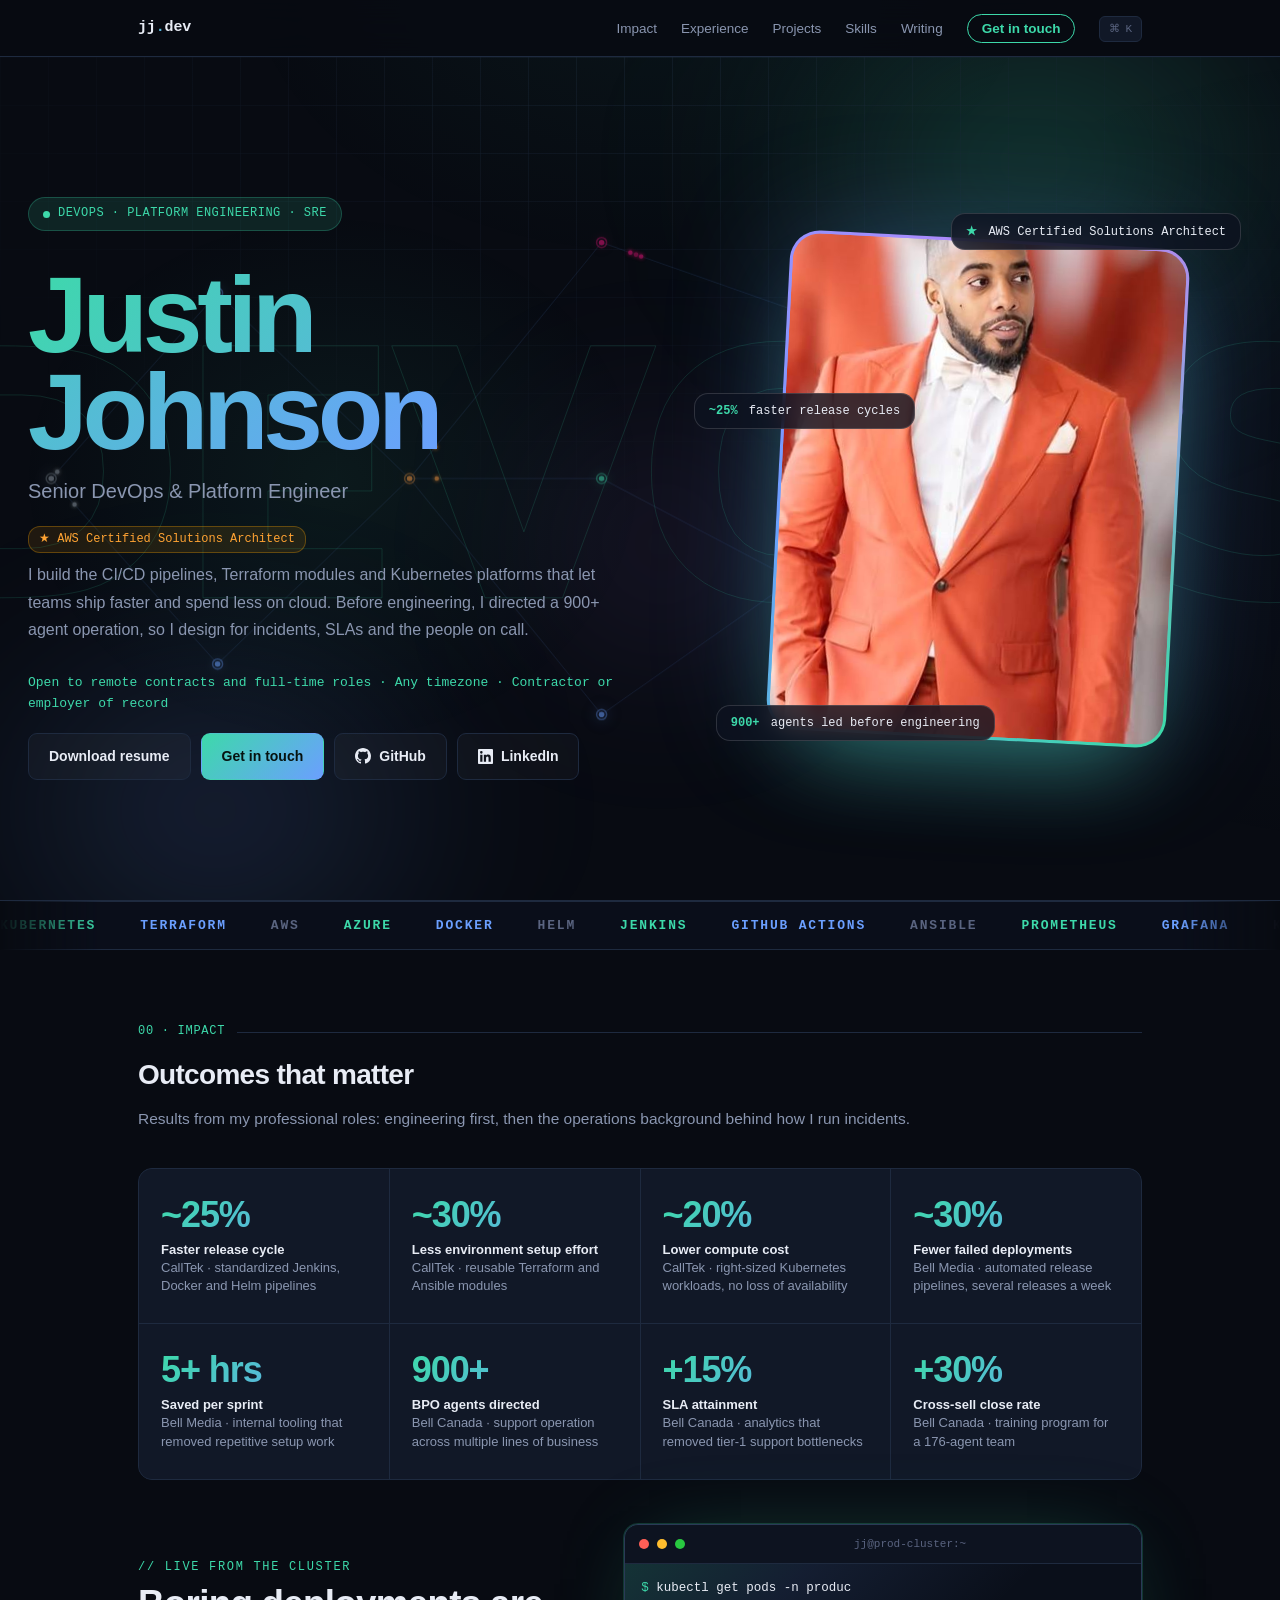
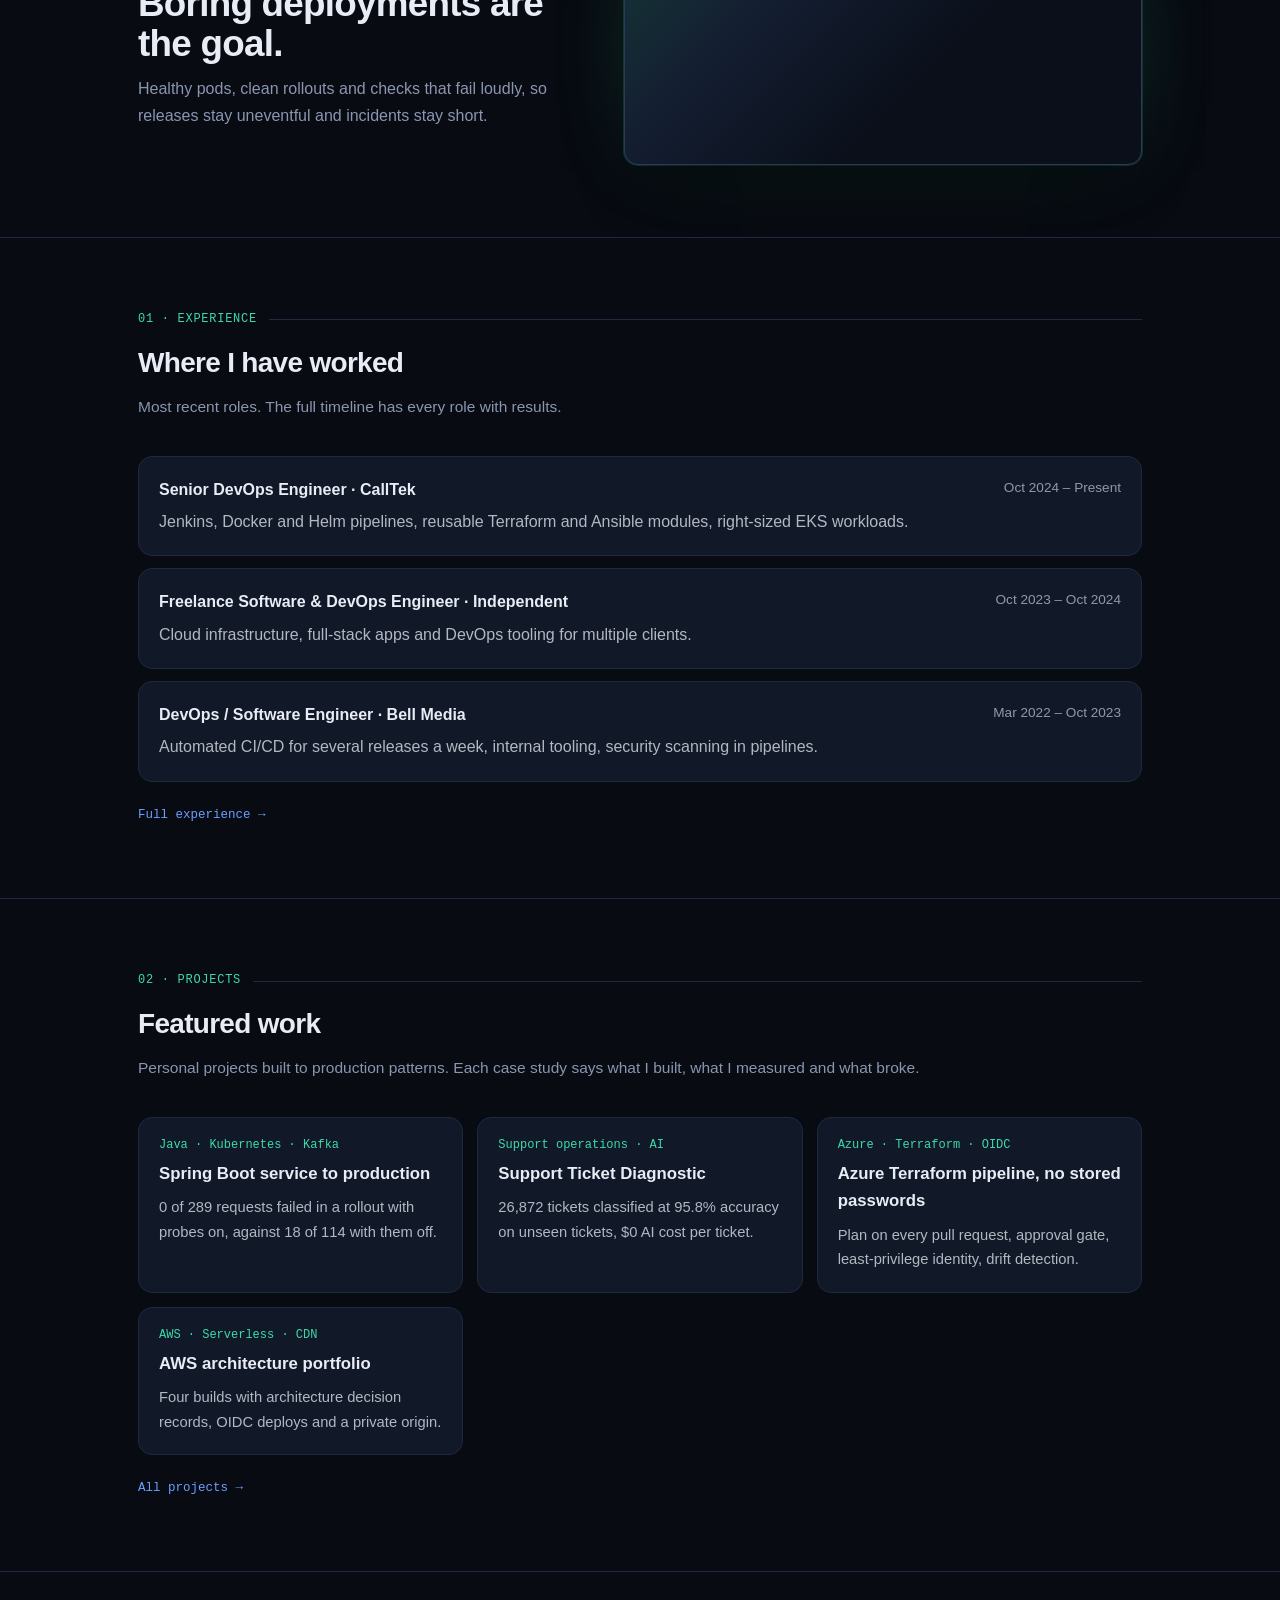
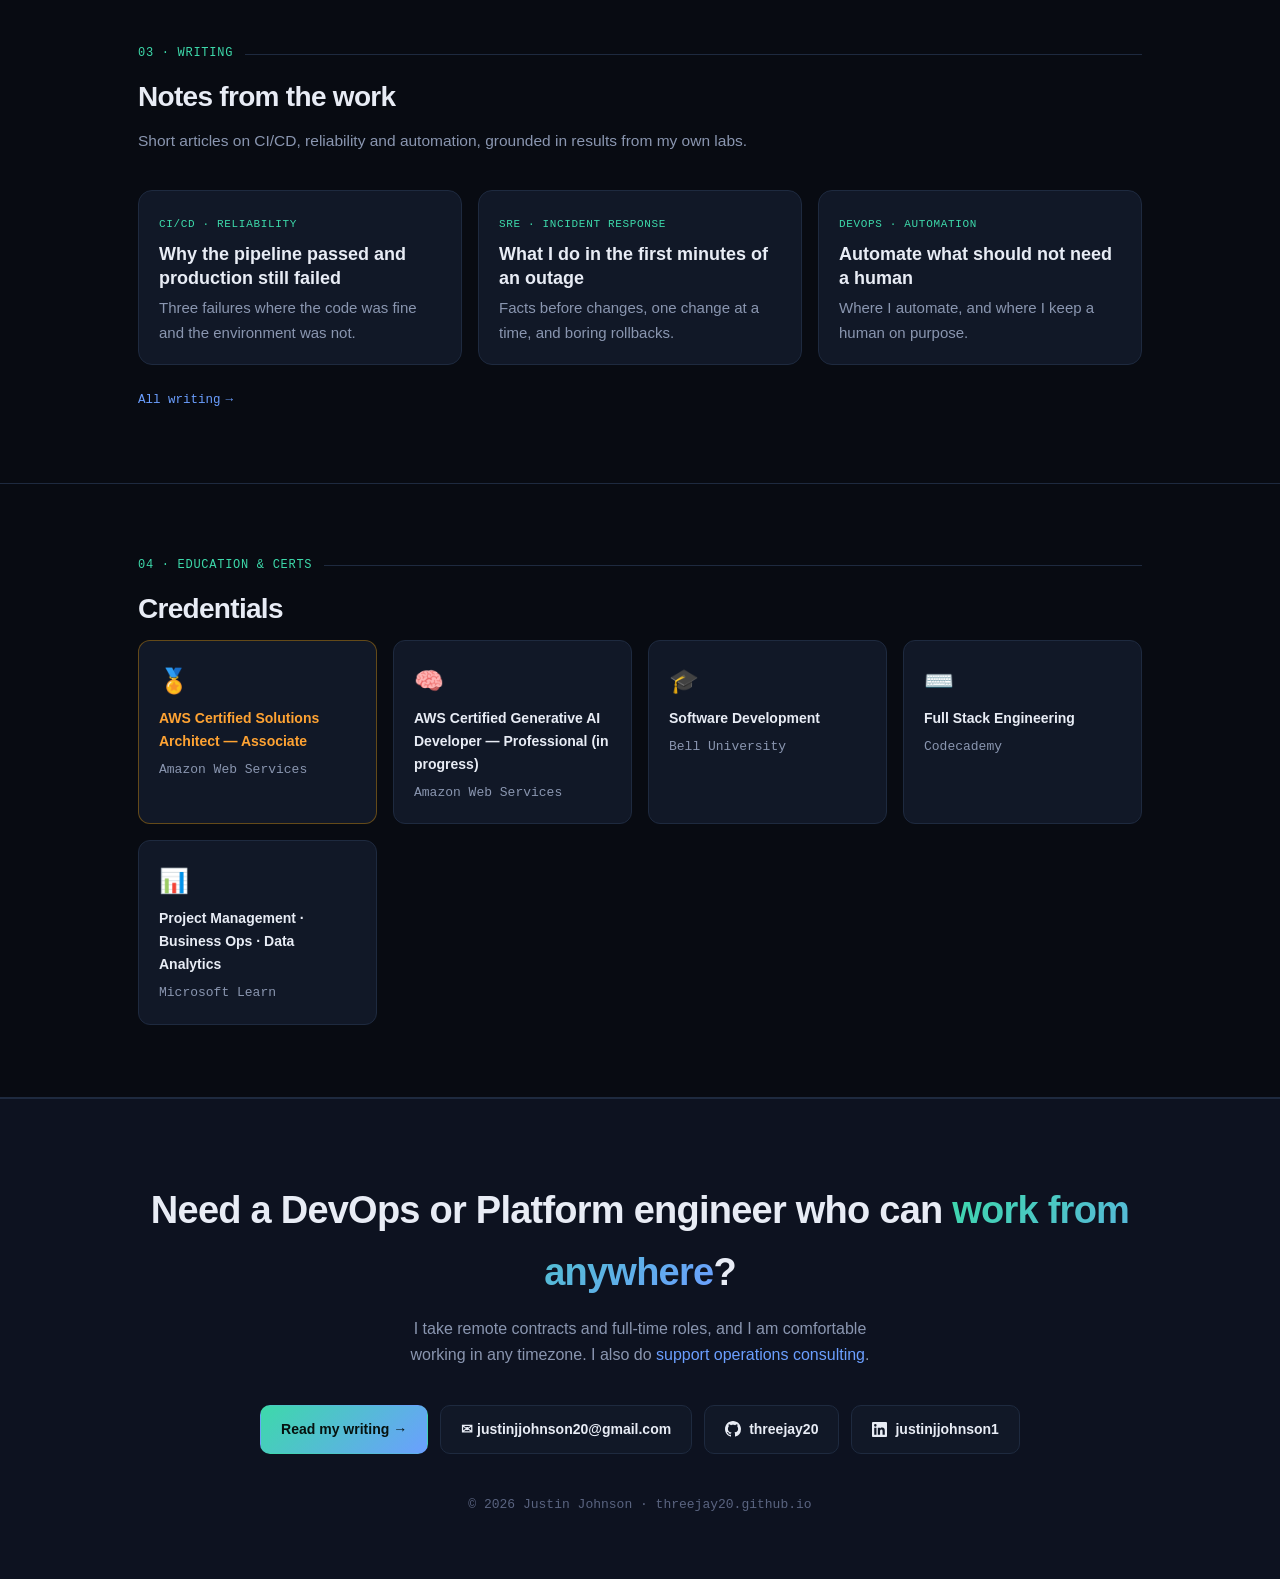
<file: index.html>
<!DOCTYPE html>
<html lang="en">
<head>
<meta charset="UTF-8">
<meta name="viewport" content="width=device-width, initial-scale=1.0">
<title>Justin Johnson · Senior DevOps &amp; Platform Engineer · AWS Certified · Remote</title>
<meta name="description" content="Senior DevOps &amp; Platform Engineer and AWS Certified Solutions Architect. CI/CD, Terraform and Kubernetes platforms that ship faster and cost less. Open to remote contracts and full-time roles.">
<meta name="keywords" content="DevOps engineer, platform engineer, SRE, AWS, Terraform, Kubernetes, CI/CD, GitHub Actions, remote contractor, support operations">
<meta name="author" content="Justin Johnson">
<meta property="og:type" content="website">
<meta property="og:url" content="https://threejay20.github.io">
<meta property="og:title" content="Justin Johnson · Senior DevOps &amp; Platform Engineer · AWS Certified · Remote">
<meta property="og:description" content="Senior DevOps &amp; Platform Engineer and AWS Certified Solutions Architect. CI/CD, Terraform and Kubernetes platforms that ship faster and cost less. Open to remote contracts and full-time roles.">
<meta property="og:image" content="https://threejay20.github.io/og-image.png">
<meta property="og:image:width" content="1200">
<meta property="og:image:height" content="630">
<meta name="twitter:image" content="https://threejay20.github.io/og-image.png">
<meta name="twitter:card" content="summary_large_image">
<meta name="twitter:title" content="Justin Johnson · Senior DevOps &amp; Platform Engineer · AWS Certified · Remote">
<meta name="twitter:description" content="Senior DevOps &amp; Platform Engineer and AWS Certified Solutions Architect. CI/CD, Terraform and Kubernetes platforms that ship faster and cost less. Open to remote contracts and full-time roles.">
<meta name="theme-color" content="#080b12">
<link rel="manifest" href="data:application/json,{%22name%22:%22jj.dev%22,%22short_name%22:%22jj.dev%22,%22start_url%22:%22/%22,%22display%22:%22standalone%22,%22background_color%22:%22%23080b12%22,%22theme_color%22:%22%23080b12%22}">
<style>
:root {
  --bg: #080b12;
  --bg-alt: #0d1220;
  --card: #111827;
  --card-hover: #161f30;
  --border: #1e2a3f;
  --border-bright: #2a3a57;
  --text: #e8ecf5;
  --text-dim: #8a96b0;
  --text-muted: #5a6480;
  --accent: #3dd9aa;
  --accent-dim: rgba(61,217,170,0.12);
  --accent2: #6b9fff;
  --accent2-dim: rgba(107,159,255,0.12);
  --accent3: #c084fc;
  --accent3-dim: rgba(192,132,252,0.10);
  --grad: linear-gradient(135deg, #3dd9aa, #6b9fff);
  --grad-rev: linear-gradient(135deg, #6b9fff, #c084fc);
  --mono: 'SFMono-Regular', Consolas, 'Liberation Mono', Menlo, monospace;
  --scroll-pct: 0%;
  --cx: -400px; --cy: -400px;
}
*, *::before, *::after { box-sizing: border-box; margin: 0; padding: 0; }
html { scroll-behavior: smooth; overflow-x: clip; }
body {
  background: var(--bg);
  color: var(--text);
  font-family: -apple-system, BlinkMacSystemFont, 'Segoe UI', Roboto, Helvetica, Arial, sans-serif;
  line-height: 1.65;
  overflow-x: hidden;
}
a { color: var(--accent2); text-decoration: none; }
a:hover { text-decoration: underline; }
.wrap { max-width: 1060px; margin: 0 auto; padding: 0 28px; }

/* ── LOADING ── */
#loader {
  position: fixed; inset: 0; z-index: 9999;
  background: var(--bg);
  display: flex; flex-direction: column; align-items: center; justify-content: center;
  transition: opacity 0.5s ease;
}
.loader-brand {
  font-family: var(--mono); font-size: 28px; font-weight: 700;
  background: var(--grad); -webkit-background-clip: text; -webkit-text-fill-color: transparent;
  letter-spacing: -0.02em; margin-bottom: 24px;
}
.loader-bar {
  width: 200px; height: 2px;
  background: var(--border); border-radius: 2px; overflow: hidden;
}
.loader-fill {
  height: 100%; background: var(--grad);
  animation: load-fill 0.8s ease forwards;
}
@keyframes load-fill {
  from { width: 0%; }
  to   { width: 100%; }
}

/* ── SCROLL PROGRESS ── */
.scroll-progress {
  position: fixed; top: 0; left: 0; height: 2px; z-index: 300;
  background: var(--grad);
  width: var(--scroll-pct);
  pointer-events: none;
}

/* ── CURSOR GLOW ── */
.cursor-glow {
  position: fixed; pointer-events: none; z-index: 1;
  width: 500px; height: 500px; border-radius: 50%;
  background: radial-gradient(circle, rgba(61,217,170,0.035) 0%, transparent 70%);
  left: var(--cx); top: var(--cy);
  transform: translate(-50%, -50%);
  will-change: left, top;
  transition: left 0.15s ease, top 0.15s ease;
}

/* ── AURORA ── */
.aurora-wrap {
  position: absolute; inset: 0; pointer-events: none; overflow: hidden; z-index: 0;
}
.aurora-orb {
  position: absolute; border-radius: 50%;
  filter: blur(90px);
  will-change: transform;
}
.orb1 {
  width: 650px; height: 450px;
  background: radial-gradient(ellipse, rgba(61,217,170,0.28) 0%, transparent 70%);
  top: -120px; right: -80px;
  animation: orb-drift1 10s ease-in-out infinite alternate;
}
.orb2 {
  width: 550px; height: 380px;
  background: radial-gradient(ellipse, rgba(107,159,255,0.22) 0%, transparent 70%);
  bottom: -100px; left: -60px;
  animation: orb-drift2 13s ease-in-out infinite alternate;
}
.orb3 {
  width: 300px; height: 300px;
  background: radial-gradient(ellipse, rgba(192,132,252,0.18) 0%, transparent 70%);
  top: 40%; left: 40%;
  animation: orb-drift3 9s ease-in-out infinite alternate;
}
@keyframes orb-drift1 {
  0%   { transform: translate(0, 0) scale(1); }
  100% { transform: translate(50px, 30px) scale(1.12); }
}
@keyframes orb-drift2 {
  0%   { transform: translate(0, 0) scale(1); }
  100% { transform: translate(-40px, -25px) scale(1.08); }
}
@keyframes orb-drift3 {
  0%   { transform: translate(0, 0) scale(1); }
  100% { transform: translate(30px, -20px) scale(1.15); }
}

/* ── HERO SPOTLIGHT ── */
.hero-spotlight {
  position: absolute; pointer-events: none; z-index: 1;
  width: 680px; height: 580px; border-radius: 50%;
  background: radial-gradient(ellipse, rgba(61,217,170,0.07) 0%, transparent 65%);
  top: 50%; left: 26%;
  transform: translate(-50%, -50%);
  animation: orb-drift3 11s ease-in-out infinite alternate;
}

/* ── HERO GRID ── */
.hero-grid {
  position: absolute; inset: 0; pointer-events: none; z-index: 0;
  background-image:
    linear-gradient(rgba(30,42,63,0.35) 1px, transparent 1px),
    linear-gradient(90deg, rgba(30,42,63,0.35) 1px, transparent 1px);
  background-size: 48px 48px;
  mask-image: radial-gradient(ellipse 90% 80% at 50% 0%, black 0%, transparent 70%);
}

/* ── SCROLL REVEAL ── */
.reveal {
  opacity: 0;
  transform: translateY(28px);
  transition: opacity 0.7s cubic-bezier(0.16,1,0.3,1), transform 0.7s cubic-bezier(0.16,1,0.3,1);
}
.reveal.visible { opacity: 1; transform: none; }
.reveal-d1 { transition-delay: 0.08s; }
.reveal-d2 { transition-delay: 0.16s; }
.reveal-d3 { transition-delay: 0.24s; }
.reveal-d4 { transition-delay: 0.32s; }

/* ── NAV ── */
nav {
  position: sticky; top: 0; z-index: 200;
  background: rgba(8,11,18,0.85);
  backdrop-filter: blur(16px);
  border-bottom: 1px solid var(--border);
}
nav .wrap { display: flex; align-items: center; justify-content: space-between; padding: 14px 28px; }
.brand { font-family: var(--mono); font-size: 15px; font-weight: 700; letter-spacing: -0.01em; cursor: pointer; }
.brand .g { background: var(--grad); -webkit-background-clip: text; -webkit-text-fill-color: transparent; }
nav ul { display: flex; gap: 24px; list-style: none; align-items: center; }
nav a { color: var(--text-dim); font-size: 13.5px; font-weight: 500; transition: color .15s; }
nav a:hover { color: var(--accent); text-decoration: none; }
.nav-cmd {
  display: inline-flex; align-items: center; gap: 5px;
  font-family: var(--mono); font-size: 11px; color: var(--text-muted);
  background: var(--card); border: 1px solid var(--border);
  padding: 3px 9px; border-radius: 6px; cursor: pointer;
  transition: border-color .15s, color .15s;
}
.nav-cmd:hover { border-color: var(--accent); color: var(--accent); }
.nav-cmd kbd { font-family: var(--mono); font-size: 11px; }

/* ── HERO ── */
header.hero {
  position: relative;
  padding: 120px 0 100px;
  border-bottom: 1px solid var(--border);
  overflow: hidden;
}
.hero-inner {
  display: grid;
  grid-template-columns: 1fr 1fr;
  gap: 40px;
  align-items: center;
  position: relative; z-index: 2;
}
.status-badge {
  display: inline-flex; align-items: center; gap: 8px;
  font-family: var(--mono); font-size: 12px; color: var(--accent);
  background: var(--accent-dim); border: 1px solid rgba(61,217,170,0.25);
  padding: 6px 14px; border-radius: 20px; margin-bottom: 22px;
  letter-spacing: .04em;
}
.status-dot {
  width: 7px; height: 7px; border-radius: 50%; background: var(--accent);
  animation: pulse 2s ease-in-out infinite;
}
@keyframes pulse {
  0%, 100% { opacity: 1; transform: scale(1); box-shadow: 0 0 0 0 rgba(61,217,170,0.4); }
  50% { opacity: .6; transform: scale(.8); box-shadow: 0 0 0 5px rgba(61,217,170,0); }
}
h1 {
  font-size: 88px; font-weight: 800; letter-spacing: -0.04em; line-height: 1.0;
  margin-bottom: 14px;
}
h1 .name-grad { background: var(--grad); -webkit-background-clip: text; -webkit-text-fill-color: transparent; }
.role-line {
  font-size: 18px; color: var(--text-dim); margin-bottom: 8px;
  display: flex; align-items: center; gap: 10px; flex-wrap: wrap;
}
.cert-badge {
  display: inline-flex; align-items: center; gap: 5px;
  font-size: 12px; font-family: var(--mono);
  background: rgba(255,165,0,0.1); border: 1px solid rgba(255,165,0,0.3);
  color: #ffa333; padding: 3px 10px; border-radius: 12px;
}
.lede { max-width: 600px; color: var(--text-dim); font-size: 16px; margin-bottom: 28px; line-height: 1.72; }

.hero-stats { display: flex; gap: 28px; flex-wrap: wrap; margin-bottom: 32px; }
.stat { display: flex; flex-direction: column; }
.stat-num {
  font-size: 26px; font-weight: 800; letter-spacing: -0.02em;
  background: var(--grad); -webkit-background-clip: text; -webkit-text-fill-color: transparent;
  line-height: 1.1;
}
.stat-label { font-size: 11.5px; color: var(--text-muted); font-family: var(--mono); margin-top: 2px; }

.cta-row { display: flex; gap: 10px; flex-wrap: wrap; }
.btn {
  display: inline-flex; align-items: center; gap: 8px;
  font-size: 14px; font-weight: 600; padding: 11px 20px;
  border-radius: 9px; border: 1px solid var(--border); transition: all .18s ease;
  cursor: pointer;
}
.btn-primary {
  background: var(--grad); color: #06120f; border-color: transparent;
}
.btn-primary:hover { opacity: .88; transform: translateY(-1px); text-decoration: none; }
.btn-ghost { color: var(--text); background: rgba(255,255,255,0.03); }
.btn-ghost:hover { border-color: var(--accent2); color: var(--accent2); background: var(--accent2-dim); text-decoration: none; transform: translateY(-1px); }

/* ── TERMINAL ── */
.terminal-wrap {
  background: #0a0f1a;
  border: 1px solid var(--border-bright);
  border-radius: 14px;
  overflow: hidden;
  box-shadow: 0 24px 80px rgba(0,0,0,0.6), 0 0 0 1px rgba(61,217,170,0.20);
  position: relative;
}
.terminal-wrap::before {
  content: '';
  position: absolute; inset: -1px;
  border-radius: 15px;
  background: linear-gradient(135deg, rgba(61,217,170,0.2), rgba(107,159,255,0.1), transparent 60%);
  pointer-events: none; z-index: 0;
}
.terminal-bar {
  display: flex; align-items: center; gap: 8px;
  padding: 10px 14px; background: #0d1320; border-bottom: 1px solid var(--border);
  position: relative; z-index: 1;
}
.t-dot { width: 10px; height: 10px; border-radius: 50%; }
.t-dot.red    { background: #ff5f57; }
.t-dot.yellow { background: #ffbd2e; }
.t-dot.green  { background: #28c840; }
.t-title { font-family: var(--mono); font-size: 11px; color: var(--text-muted); margin-left: auto; margin-right: auto; }
.terminal-body {
  padding: 14px 16px; min-height: 340px; position: relative; z-index: 1;
  font-family: var(--mono); font-size: 12.5px; line-height: 1.7;
}
.t-line { display: block; }
.t-prompt { color: var(--accent); }
.t-cmd { color: var(--text); }
.t-out { color: var(--text-muted); }
.t-success { color: var(--accent); }
.t-info { color: var(--accent2); }
.t-cursor {
  display: inline-block; width: 8px; height: 14px;
  background: var(--accent); vertical-align: middle;
  animation: blink 1s step-end infinite;
}
@keyframes blink { 0%, 100% { opacity: 1; } 50% { opacity: 0; } }

/* ── SECTION COMMON ── */
section { padding: 72px 0; border-bottom: 1px solid var(--border); }
.section-label {
  display: flex; align-items: center; gap: 12px; margin-bottom: 10px;
}
.section-num { font-family: var(--mono); font-size: 12px; color: var(--accent); letter-spacing: .06em; }
.section-line { flex: 1; height: 1px; background: var(--border); }
h2 { font-size: 28px; font-weight: 800; letter-spacing: -0.025em; margin-bottom: 8px; }
.section-subtitle { color: var(--text-dim); font-size: 15.5px; margin-bottom: 36px; }

/* ── IMPACT ── */
.impact-strip {
  display: grid;
  grid-template-columns: repeat(auto-fit, minmax(210px, 1fr));
  gap: 1px; background: var(--border);
  border: 1px solid var(--border); border-radius: 14px; overflow: hidden;
}
.impact-cell {
  background: var(--card); padding: 28px 22px;
  transition: background .2s;
}
.impact-cell:hover { background: var(--card-hover); }
.impact-num {
  font-size: 36px; font-weight: 800; letter-spacing: -0.03em; line-height: 1;
  background: var(--grad); -webkit-background-clip: text; -webkit-text-fill-color: transparent;
  margin-bottom: 8px;
}
.impact-label { font-size: 13px; color: var(--text-dim); line-height: 1.4; }
.impact-label strong { color: var(--text); display: block; }

/* ── PROJECTS ── */
.filter-tabs {
  display: flex; gap: 8px; margin-bottom: 28px; flex-wrap: wrap;
}
.filter-tab {
  font-family: var(--mono); font-size: 12px; font-weight: 600;
  padding: 6px 16px; border-radius: 20px; border: 1px solid var(--border);
  color: var(--text-dim); background: transparent; cursor: pointer;
  transition: all .15s;
}
.filter-tab:hover { border-color: var(--accent); color: var(--accent); }
.filter-tab.active {
  background: var(--accent-dim); border-color: rgba(61,217,170,0.4); color: var(--accent);
}

.project {
  position: relative;
  background: var(--card); border: 1px solid var(--border); border-radius: 16px;
  padding: 30px; margin-bottom: 24px; overflow: hidden;
  transition: border-color .25s, background .25s, transform .25s, box-shadow .25s;
}
.project::after {
  content: '';
  position: absolute; inset: 0; border-radius: 16px;
  background: var(--grad);
  opacity: 0;
  transition: opacity .25s;
  pointer-events: none;
  padding: 1px;
  -webkit-mask: linear-gradient(#fff 0 0) content-box, linear-gradient(#fff 0 0);
  -webkit-mask-composite: xor;
  mask-composite: exclude;
}
.project:hover {
  border-color: transparent;
  background: var(--card-hover);
  transform: translateY(-3px);
  box-shadow: 0 20px 60px rgba(0,0,0,0.3);
}
.project:hover::after { opacity: 1; }

.project-top { display: flex; justify-content: space-between; align-items: flex-start; gap: 16px; flex-wrap: wrap; margin-bottom: 6px; }
.project h3 { font-size: 20px; font-weight: 700; }
.proj-badges { display: flex; gap: 8px; flex-wrap: wrap; }
.proj-badge {
  display: inline-flex; align-items: center; gap: 5px;
  font-family: var(--mono); font-size: 11px;
  padding: 4px 10px; border-radius: 10px; white-space: nowrap;
}
.badge-star { background: rgba(255,215,0,0.1); border: 1px solid rgba(255,215,0,0.25); color: #ffd700; }
.badge-ai { background: var(--accent3-dim); border: 1px solid rgba(192,132,252,0.3); color: var(--accent3); }
.proj-type { font-family: var(--mono); font-size: 12px; color: var(--accent); margin-bottom: 12px; }
.project p.desc { color: var(--text-dim); font-size: 15px; margin-bottom: 18px; line-height: 1.65; }

.modules { display: flex; flex-wrap: wrap; gap: 8px; margin-bottom: 20px; }
.module {
  font-size: 12px; font-family: var(--mono);
  padding: 4px 11px; border-radius: 8px; border: 1px solid var(--border-bright);
  color: var(--text-dim); background: var(--bg-alt);
}
.module.green { border-color: rgba(61,217,170,0.3); color: var(--accent); background: var(--accent-dim); }
.module.blue  { border-color: rgba(107,159,255,0.3); color: var(--accent2); background: var(--accent2-dim); }
.module.purple{ border-color: rgba(192,132,252,0.3); color: var(--accent3); background: var(--accent3-dim); }
.module.orange{ border-color: rgba(251,146,60,0.3); color: #fb923c; background: rgba(251,146,60,0.08); }

.project-list { list-style: none; margin-bottom: 20px; display: grid; grid-template-columns: 1fr 1fr; gap: 8px; }
.project-list li {
  font-size: 13.5px; color: var(--text-dim); padding-left: 16px;
  position: relative; line-height: 1.5;
}
.project-list li::before { content: "→"; position: absolute; left: 0; color: var(--accent); font-size: 11px; top: 3px; }

.project-footer {
  display: flex; justify-content: space-between; align-items: center;
  flex-wrap: wrap; gap: 12px; padding-top: 18px; border-top: 1px solid var(--border);
}
.stack-chips { display: flex; flex-wrap: wrap; gap: 4px; }
.s-chip {
  font-family: var(--mono); font-size: 10px; color: var(--text-muted);
  border: 1px solid var(--border); padding: 2px 6px; border-radius: 4px;
  background: var(--bg-alt);
}
.link-out {
  font-family: var(--mono); font-size: 12.5px; color: var(--accent2);
  display: inline-flex; align-items: center; gap: 5px;
  transition: gap .15s, color .15s;
}
.link-out:hover { gap: 9px; color: var(--accent); text-decoration: none; }

/* ── INFRASTRUCTURE LAB ── */
#infra-lab { background: var(--bg); }
.infra-grid { display: grid; grid-template-columns: repeat(auto-fit, minmax(250px, 1fr)); gap: 18px; }
.infra-card {
  background: var(--card); border: 1px solid var(--border); border-radius: 14px;
  padding: 22px; transition: border-color .2s, background .2s;
}
.infra-card:hover { border-color: var(--border-bright); background: var(--card-hover); }
.infra-card-head {
  display: flex; justify-content: space-between; align-items: center; margin-bottom: 16px;
}
.infra-label { font-family: var(--mono); font-size: 11.5px; color: var(--text-muted); text-transform: uppercase; letter-spacing: .06em; }
.infra-status {
  display: flex; align-items: center; gap: 6px;
  font-family: var(--mono); font-size: 11px; color: var(--accent);
}
.infra-dot { width: 6px; height: 6px; border-radius: 50%; background: var(--accent); animation: pulse 2s ease-in-out infinite; }
.infra-value {
  font-size: 32px; font-weight: 800; letter-spacing: -0.03em;
  background: var(--grad); -webkit-background-clip: text; -webkit-text-fill-color: transparent;
  margin-bottom: 10px; line-height: 1;
}
.infra-bar { height: 4px; background: var(--border); border-radius: 2px; overflow: hidden; margin-bottom: 10px; }
.infra-fill { height: 100%; border-radius: 2px; background: var(--grad); transition: width 1.2s ease; }
.infra-fill.warning { background: linear-gradient(135deg, #fbbf24, #f59e0b); }
.infra-sub { font-size: 12px; color: var(--text-muted); font-family: var(--mono); }

.pipeline-list { display: flex; flex-direction: column; gap: 10px; }
.pipeline-item { display: flex; align-items: center; gap: 10px; }
.pipeline-name { font-family: var(--mono); font-size: 12px; color: var(--text-dim); flex: 1; }
.pipeline-tag {
  font-family: var(--mono); font-size: 10.5px; padding: 2px 8px; border-radius: 8px;
  white-space: nowrap;
}
.tag-pass { background: rgba(61,217,170,0.15); color: var(--accent); border: 1px solid rgba(61,217,170,0.3); }
.tag-run  { background: rgba(251,191,36,0.12); color: #fbbf24; border: 1px solid rgba(251,191,36,0.3); }
.tag-fail { background: rgba(239,68,68,0.12); color: #f87171; border: 1px solid rgba(239,68,68,0.25); }

/* ── CLOUD ARCH EXPLORER ── */
#cloud-arch { background: var(--bg-alt); }
.arch-container {
  background: var(--card); border: 1px solid var(--border); border-radius: 16px;
  padding: 24px; overflow: hidden;
}
.arch-tabs { display: flex; gap: 8px; margin-bottom: 20px; flex-wrap: wrap; }
.arch-tab {
  font-family: var(--mono); font-size: 11.5px;
  padding: 5px 14px; border-radius: 8px; border: 1px solid var(--border);
  color: var(--text-dim); background: transparent; cursor: pointer; transition: all .15s;
}
.arch-tab.active { background: var(--accent-dim); border-color: rgba(61,217,170,0.4); color: var(--accent); }
.arch-svg-wrap { position: relative; }
#arch-svg { width: 100%; display: block; }
.arch-tooltip {
  position: absolute; background: var(--card-hover); border: 1px solid var(--border-bright);
  border-radius: 10px; padding: 12px 16px; font-size: 13px; color: var(--text);
  pointer-events: none; opacity: 0; transition: opacity .2s;
  max-width: 220px; z-index: 10; box-shadow: 0 8px 32px rgba(0,0,0,0.4);
  font-family: var(--mono);
}
.arch-tooltip strong { color: var(--accent); display: block; margin-bottom: 4px; font-size: 12px; }

/* ── EXPERIENCE ── */
.timeline { position: relative; padding-left: 32px; }
.timeline::before {
  content: ""; position: absolute; left: 6px; top: 8px; bottom: 8px; width: 2px;
  background: linear-gradient(to bottom, var(--accent), var(--accent2), rgba(107,159,255,0.1));
  box-shadow: 0 0 12px rgba(61,217,170,0.3);
}
.job { position: relative; margin-bottom: 40px; }
.job-dot {
  position: absolute; left: -32px; top: 6px;
  width: 14px; height: 14px; border-radius: 50%;
  background: var(--bg); border: 2px solid var(--accent);
  box-shadow: 0 0 0 3px rgba(61,217,170,0.18), 0 0 14px rgba(61,217,170,0.3);
  transition: box-shadow .2s;
}
.job-dot.past { border-color: var(--accent2); box-shadow: 0 0 0 3px var(--accent2-dim), 0 0 10px rgba(107,159,255,0.2); }
.job-dot.dim  { border-color: var(--text-muted); box-shadow: 0 0 0 3px rgba(90,100,128,0.1); }
.job:hover .job-dot { box-shadow: 0 0 0 5px rgba(61,217,170,0.25), 0 0 20px rgba(61,217,170,0.4); }
.job-card {
  background: var(--card); border: 1px solid var(--border);
  border-radius: 12px; padding: 22px 24px;
  transition: border-color .2s, background .2s;
}
.job-card:hover { border-color: var(--border-bright); background: var(--card-hover); }
.job-head { display: flex; justify-content: space-between; flex-wrap: wrap; gap: 8px; margin-bottom: 14px; }
.job-title { font-size: 16px; font-weight: 700; }
.job-company { color: var(--accent2); font-weight: 600; }
.job-dates {
  font-family: var(--mono); font-size: 12px; color: var(--text-muted);
  background: var(--bg-alt); border: 1px solid var(--border);
  padding: 3px 10px; border-radius: 10px; white-space: nowrap; align-self: flex-start;
}
.job ul { padding-left: 0; list-style: none; display: flex; flex-direction: column; gap: 8px; }
.job ul li {
  color: var(--text-dim); font-size: 14px; padding-left: 18px;
  position: relative; display: flex; align-items: flex-start; flex-wrap: wrap; gap: 8px;
}
.job ul li::before { content: "·"; position: absolute; left: 4px; color: var(--accent); font-size: 16px; line-height: 1.4; }
.metric {
  display: inline-block; font-family: var(--mono); font-size: 11px; font-weight: 700;
  padding: 2px 8px; border-radius: 5px;
  background: rgba(61,217,170,0.12); border: 1px solid rgba(61,217,170,0.25); color: var(--accent);
}

/* ── SKILLS (floating pills) ── */
.skills-cloud {
  display: flex; flex-wrap: wrap; gap: 10px;
  justify-content: flex-start;
}
.skill-pill {
  display: inline-flex; align-items: center; gap: 7px;
  font-family: var(--mono); font-size: 12.5px;
  padding: 8px 16px; border-radius: 24px;
  border: 1px solid var(--border); background: var(--card); color: var(--text-dim);
  transition: all .18s ease;
  opacity: 0; transform: translateY(10px) scale(0.95);
  cursor: default;
}
.skill-pill.visible { opacity: 1; transform: translateY(0) scale(1); }
.skill-pill:hover {
  border-color: var(--accent); color: var(--text); background: var(--card-hover);
  transform: translateY(-2px) scale(1.03);
  box-shadow: 0 4px 16px rgba(61,217,170,0.15);
}
.skill-pill.cat-cloud:hover  { border-color: var(--accent); box-shadow: 0 4px 16px rgba(61,217,170,0.18); }
.skill-pill.cat-iac:hover    { border-color: var(--accent2); box-shadow: 0 4px 16px rgba(107,159,255,0.18); }
.skill-pill.cat-obs:hover    { border-color: var(--accent3); box-shadow: 0 4px 16px rgba(192,132,252,0.18); }
.skill-pill.cat-sec:hover    { border-color: #fb923c; box-shadow: 0 4px 16px rgba(251,146,60,0.15); }
.skill-pill.cat-lang:hover   { border-color: #fbbf24; box-shadow: 0 4px 16px rgba(251,191,36,0.15); }
.pill-dot { width: 7px; height: 7px; border-radius: 50%; flex-shrink: 0; }
.pd-green  { background: var(--accent); }
.pd-blue   { background: var(--accent2); }
.pd-purple { background: var(--accent3); }
.pd-orange { background: #fb923c; }
.pd-yellow { background: #fbbf24; }
.pd-teal   { background: #2dd4bf; }
.pd-pink   { background: #f472b6; }
.skill-pill.cat-ops:hover    { border-color: #2dd4bf; box-shadow: 0 4px 16px rgba(45,212,191,0.18); }
.skill-pill.cat-ai:hover     { border-color: #f472b6; box-shadow: 0 4px 16px rgba(244,114,182,0.15); }
.nav-work { color: var(--accent) !important; font-weight: 600; }
.label-tag { display: inline-block; font-family: var(--mono); font-size: 11px; letter-spacing: .04em; text-transform: uppercase; padding: 3px 9px; border-radius: 999px; border: 1px solid var(--border-bright); color: var(--text-dim); margin-bottom: 10px; }
.label-tag.pro { border-color: rgba(61,217,170,0.4); color: var(--accent); }
.why-line { margin-top: 12px; padding: 12px 14px; border-left: 2px solid var(--accent); background: var(--accent-dim); border-radius: 0 8px 8px 0; font-size: 14px; color: var(--text); }
.why-line strong { color: var(--accent); }
.case-grid { display: grid; grid-template-columns: repeat(auto-fit, minmax(260px, 1fr)); gap: 18px; margin-top: 18px; }
.case-block h4 { font-size: 13px; font-family: var(--mono); color: var(--text-muted); text-transform: uppercase; letter-spacing: .06em; margin-bottom: 6px; }
.case-block p, .case-block li { font-size: 14.5px; color: var(--text-dim); }
.case-block ul { padding-left: 18px; }

.skills-legend { display: flex; flex-wrap: wrap; gap: 12px; margin-top: 20px; }
.legend-item {
  display: flex; align-items: center; gap: 6px;
  font-family: var(--mono); font-size: 11px; color: var(--text-muted);
}

/* ── EDUCATION / CERTS ── */
.edu-grid { display: grid; grid-template-columns: repeat(auto-fit, minmax(220px, 1fr)); gap: 16px; }
.edu-card {
  border: 1px solid var(--border); background: var(--card); border-radius: 12px;
  padding: 20px; display: flex; flex-direction: column; gap: 6px;
  transition: border-color .2s, transform .2s;
}
.edu-card:hover { border-color: var(--border-bright); transform: translateY(-2px); }
.edu-icon { font-size: 24px; }
.edu-name { font-weight: 700; font-size: 14px; }
.edu-org { color: var(--text-dim); font-size: 13px; font-family: var(--mono); }
.edu-highlight { border-color: rgba(255,165,0,0.35); }
.edu-highlight .edu-name { color: #ffa333; }
.edu-highlight:hover { border-color: rgba(255,165,0,0.6); box-shadow: 0 4px 20px rgba(255,165,0,0.1); }

/* ── CONTACT / FOOTER ── */
footer {
  padding: 80px 0 64px; text-align: center; background: var(--bg-alt);
  border-top: 1px solid var(--border);
}
.foot-cta { font-size: 38px; font-weight: 800; letter-spacing: -0.02em; margin-bottom: 12px; }
.foot-cta .g { background: var(--grad); -webkit-background-clip: text; -webkit-text-fill-color: transparent; }
.foot-sub { color: var(--text-dim); font-size: 16px; margin-bottom: 36px; max-width: 480px; margin-left: auto; margin-right: auto; }
.foot-links { display: flex; justify-content: center; gap: 12px; flex-wrap: wrap; margin-bottom: 40px; }
.foot-link {
  display: inline-flex; align-items: center; gap: 8px; font-size: 14px; font-weight: 600;
  padding: 12px 20px; border-radius: 10px; border: 1px solid var(--border);
  color: var(--text); background: var(--card); transition: all .18s;
}
.foot-link:hover { border-color: var(--accent); color: var(--accent); background: var(--accent-dim); text-decoration: none; transform: translateY(-2px); }
.foot-link.primary { background: var(--grad); color: #06120f; border-color: transparent; }
.foot-link.primary:hover { opacity: .88; color: #06120f; background: var(--grad); }
.foot-meta { color: var(--text-muted); font-size: 13px; font-family: var(--mono); }
.foot-meta span { color: var(--text-dim); }

/* ── COMMAND PALETTE ── */
.cmd-backdrop {
  position: fixed; inset: 0; z-index: 1000;
  background: rgba(8,11,18,0.75); backdrop-filter: blur(8px);
  display: none; align-items: flex-start; justify-content: center;
  padding-top: 80px;
}
.cmd-backdrop.open { display: flex; }
.cmd-box {
  background: var(--card); border: 1px solid var(--border-bright);
  border-radius: 16px; width: 100%; max-width: 540px;
  box-shadow: 0 40px 120px rgba(0,0,0,0.6);
  overflow: hidden;
  animation: cmd-in 0.18s ease;
}
@keyframes cmd-in {
  from { opacity: 0; transform: translateY(-12px) scale(0.97); }
  to   { opacity: 1; transform: translateY(0) scale(1); }
}
.cmd-input-wrap {
  display: flex; align-items: center; gap: 10px;
  padding: 14px 18px; border-bottom: 1px solid var(--border);
}
.cmd-icon { font-size: 16px; color: var(--text-muted); }
#cmd-input {
  flex: 1; background: transparent; border: none; outline: none;
  font-size: 16px; color: var(--text); font-family: inherit;
}
#cmd-input::placeholder { color: var(--text-muted); }
.cmd-list { padding: 8px; max-height: 320px; overflow-y: auto; }
.cmd-item {
  display: flex; align-items: center; gap: 12px;
  padding: 10px 12px; border-radius: 8px; cursor: pointer;
  transition: background .1s;
}
.cmd-item:hover, .cmd-item.selected { background: var(--card-hover); }
.cmd-item-icon { font-size: 16px; width: 20px; text-align: center; }
.cmd-item-text { flex: 1; font-size: 14px; color: var(--text); }
.cmd-item-hint { font-family: var(--mono); font-size: 11px; color: var(--text-muted); }
.cmd-footer {
  padding: 8px 16px; border-top: 1px solid var(--border);
  display: flex; gap: 16px; font-family: var(--mono); font-size: 11px; color: var(--text-muted);
}
.cmd-footer kbd {
  background: var(--bg); border: 1px solid var(--border); border-radius: 4px;
  padding: 1px 5px; margin-right: 4px;
}

/* ── HERO NETWORK CANVAS ── */
#hero-net {
  position: absolute; inset: 0; width: 100%; height: 100%;
  pointer-events: none; z-index: 0; opacity: 0.55;
}

/* ── SECTION LIGHTING ── */
section { overflow: hidden; }
#impact::before {
  content: ''; position: absolute; top: -60px; left: 50%; transform: translateX(-50%);
  width: 900px; height: 350px; pointer-events: none;
  background: radial-gradient(ellipse at top, rgba(61,217,170,0.055) 0%, transparent 65%);
}
#projects::before {
  content: ''; position: absolute; top: 0; right: -150px;
  width: 700px; height: 100%; pointer-events: none;
  background: radial-gradient(ellipse at right, rgba(107,159,255,0.04) 0%, transparent 65%);
}
#cloud-arch::before {
  content: ''; position: absolute; bottom: -60px; left: -100px;
  width: 700px; height: 500px; pointer-events: none;
  background: radial-gradient(ellipse at bottom left, rgba(192,132,252,0.05) 0%, transparent 65%);
}
#infra-lab::before {
  content: ''; position: absolute; top: 50%; left: 50%; transform: translate(-50%,-50%);
  width: 800px; height: 400px; pointer-events: none;
  background: radial-gradient(ellipse, rgba(61,217,170,0.04) 0%, transparent 65%);
}
#skills::before {
  content: ''; position: absolute; top: 0; left: -100px;
  width: 600px; height: 100%; pointer-events: none;
  background: radial-gradient(ellipse at left, rgba(107,159,255,0.035) 0%, transparent 65%);
}

/* ── PROJECT LANDING PAGE ── */
.project-banner {
  margin: -30px -30px 22px;
  height: 72px;
  position: relative; overflow: hidden;
  border-bottom: 1px solid var(--border);
  background: var(--bg);
}
.pb-bg {
  position: absolute; inset: 0;
  background: linear-gradient(135deg, rgba(13,18,32,0.95) 0%, rgba(8,11,18,1) 100%);
}
.pb-grid {
  position: absolute; inset: 0;
  background-image:
    linear-gradient(rgba(30,42,63,0.25) 1px, transparent 1px),
    linear-gradient(90deg, rgba(30,42,63,0.25) 1px, transparent 1px);
  background-size: 28px 28px;
}
.pb-glow {
  position: absolute; top: 50%; left: 50%; transform: translate(-50%,-50%);
  width: 400px; height: 200px; pointer-events: none;
  background: radial-gradient(ellipse, rgba(61,217,170,0.07) 0%, transparent 70%);
}
.pb-pipeline {
  position: absolute; inset: 0;
  display: flex; align-items: center; justify-content: center;
  gap: 0; padding: 0 24px; z-index: 1;
}
.pb-node { text-align: center; display: flex; flex-direction: column; align-items: center; gap: 5px; }
.pb-node-box {
  display: inline-flex; align-items: center; justify-content: center;
  padding: 3px 8px; border-radius: 5px;
  background: rgba(8,11,18,0.9); border: 1px solid var(--border-bright);
  font-family: var(--mono); font-size: 9.5px; color: var(--text-dim);
  white-space: nowrap; line-height: 1.3;
  transition: border-color 0.2s;
}
.pb-node-box.g  { border-color: rgba(61,217,170,0.45); color: var(--accent); }
.pb-node-box.b  { border-color: rgba(107,159,255,0.45); color: var(--accent2); }
.pb-node-box.o  { border-color: rgba(251,146,60,0.45); color: #fb923c; }
.pb-node-box.p  { border-color: rgba(192,132,252,0.45); color: var(--accent3); }
.pb-node-box.y  { border-color: rgba(251,191,36,0.45); color: #fbbf24; }
.pb-node-icon { font-size: 15px; line-height: 1; }
.pb-arrow {
  font-family: var(--mono); color: var(--border-bright);
  margin: 0 6px; font-size: 15px; flex-shrink: 0;
  padding-bottom: 2px;
}
/* animated packet travelling along banner */
@keyframes pb-travel {
  0%   { left: 3%;  opacity: 0; }
  6%   { opacity: 1; }
  93%  { opacity: 1; }
  100% { left: 95%; opacity: 0; }
}
.pb-packet {
  position: absolute; top: calc(50% - 3px);
  width: 6px; height: 6px; border-radius: 50%;
  background: var(--accent); box-shadow: 0 0 8px var(--accent), 0 0 16px var(--accent);
  animation: pb-travel 2.8s ease-in-out infinite;
  z-index: 2;
}
.pb-packet.p2 { animation-delay: 0.95s; background: var(--accent2); box-shadow: 0 0 8px var(--accent2), 0 0 16px var(--accent2); }
.pb-packet.p3 { animation-delay: 1.9s;  background: var(--accent3); box-shadow: 0 0 8px var(--accent3), 0 0 16px var(--accent3); }

/* ── PROJECT KPI STRIP ── */
.project-kpis {
  display: flex; gap: 0; margin-bottom: 20px;
  background: rgba(255,255,255,0.018);
  border: 1px solid var(--border); border-radius: 10px; overflow: hidden;
}
.project-kpi {
  flex: 1; padding: 11px 14px; text-align: center;
  border-right: 1px solid var(--border);
}
.project-kpi:last-child { border-right: none; }
.project-kpi-num {
  font-size: 17px; font-weight: 800; letter-spacing: -0.02em;
  background: var(--grad); -webkit-background-clip: text; -webkit-text-fill-color: transparent;
  line-height: 1.15;
}
.project-kpi-label {
  font-size: 10px; font-family: var(--mono); color: var(--text-muted); margin-top: 2px;
}

/* ── RESPONSIVE ── */
@media (max-width: 860px) {
  .hero-inner { grid-template-columns: 1fr; }
  .terminal-wrap { display: none; }
}
@media (max-width: 680px) {
  h1 { font-size: 38px; }
  header.hero { padding: 80px 0 60px; }
  nav ul { gap: 14px; }
  nav a { font-size: 12.5px; }
  .project-list { grid-template-columns: 1fr; }
  .hero-stats { gap: 18px; }
  .stat-num { font-size: 22px; }
  .impact-num { font-size: 30px; }
  .foot-cta { font-size: 28px; }
  .nav-cmd { display: none; }
}

.post-list{display:grid;grid-template-columns:repeat(3,minmax(0,1fr));gap:16px;margin:28px 0 20px}
.post-card{display:block;background:var(--card);border:1px solid var(--border);border-radius:14px;padding:18px 20px;text-decoration:none;color:inherit;transition:border-color .2s,transform .2s}
.post-card:hover{border-color:var(--accent);transform:translateY(-2px)}
.post-card h3{margin:8px 0 6px;font-size:18px;line-height:1.3;color:var(--text)}
.post-card p{margin:0;color:var(--text-dim);font-size:15px}
.post-tag{font-family:var(--mono);font-size:11px;letter-spacing:.06em;color:var(--accent);text-transform:uppercase}
@media(max-width:880px){.post-list{grid-template-columns:1fr}}

.hero-id{display:flex;align-items:center;gap:20px;flex-wrap:nowrap;margin-bottom:8px}.hero-id h1{font-size:clamp(2rem,3.6vw,3.2rem);line-height:1.05;margin:0 0 6px}.hero-id .cert-badge{margin-top:6px}
.hero-photo{width:112px;height:112px;border-radius:50%;object-fit:cover;object-position:50% 8%;border:2px solid var(--accent);box-shadow:0 0 0 6px rgba(61,217,170,.12);flex:none}
@media(max-width:600px){.hero-photo{width:84px;height:84px}}

/* polish: larger photo, compact terminal, collapsible project detail */
.hero-photo{width:150px;height:150px}
.hero-id{gap:24px}
.hero-id h1{font-size:clamp(2.1rem,3.6vw,3.2rem)}
.terminal-body{min-height:210px}
.proj-more{display:inline-flex;align-items:center;gap:6px;margin:14px 0 4px;padding:6px 12px;border:1px solid var(--border);border-radius:999px;background:transparent;color:var(--accent2);font:12px var(--mono);cursor:pointer}
.proj-more:hover{border-color:var(--accent2)}
.is-collapsed .modules,.is-collapsed .project-list{display:none!important}
@media(max-width:640px){.hero-photo{width:96px;height:96px}}
.nav-cta{padding:6px 14px;border:1px solid var(--accent);border-radius:999px;color:var(--accent)!important;font-weight:600}.nav-cta:hover{background:var(--accent);color:#06130e!important}
[hidden]{display:none!important}

/* hero v2 */
.hero{min-height:calc(100vh - 56px);display:flex;align-items:center;overflow:hidden;padding-top:70px;padding-bottom:70px}
.hero .wrap{position:relative;z-index:2;width:100%}
.hero-watermark{position:absolute;left:50%;top:50%;transform:translate(-50%,-50%);z-index:0;white-space:nowrap;font:900 clamp(9rem,27vw,26rem)/.8 'Inter Tight',system-ui,sans-serif;letter-spacing:-.05em;color:transparent;-webkit-text-stroke:1px rgba(61,217,170,.14);pointer-events:none;user-select:none}
.hero-inner{display:grid;grid-template-columns:1.15fr .85fr;gap:48px;align-items:center}
.hero-id{display:block;margin-bottom:6px}
.hero h1{font-size:clamp(3.4rem,8.4vw,7.2rem);line-height:.9;letter-spacing:-.05em;font-weight:900;margin:14px 0 14px}
.hero .role-line{font-size:1.25rem;display:flex;flex-wrap:wrap;gap:12px;align-items:center}
.hero-stage{position:relative;min-height:560px;display:flex;justify-content:center;align-items:center}
.stage-frame{position:relative;width:min(380px,78%);aspect-ratio:4/5;border-radius:30px;padding:3px;background:conic-gradient(from 140deg,var(--accent),var(--accent2),var(--accent3),var(--accent));transform:rotate(3deg);box-shadow:0 50px 90px -35px rgba(61,217,170,.45),0 0 130px -20px rgba(107,159,255,.4)}
.stage-frame img{width:100%;height:100%;object-fit:cover;object-position:50% 14%;border-radius:27px;display:block}
.chip-float{position:absolute;z-index:4;padding:10px 14px;border-radius:14px;background:rgba(13,18,32,.8);backdrop-filter:blur(12px);border:1px solid rgba(255,255,255,.14);font:12px var(--mono);color:var(--text);box-shadow:0 18px 40px -18px rgba(0,0,0,.9);animation:floaty 6s ease-in-out infinite}
.chip-float b{color:var(--accent);margin-right:4px}
.chip-float.c1{top:6%;right:-2%}
.chip-float.c2{top:40%;left:-4%;animation-delay:-2s}
.chip-float.c3{bottom:20%;right:-6%;animation-delay:-4s}
@keyframes floaty{0%,100%{transform:translateY(0)}50%{transform:translateY(-10px)}}
.hero-stage .terminal-wrap{position:absolute;z-index:5;left:-14%;bottom:-2%;width:min(330px,78%);box-shadow:0 30px 60px -25px rgba(0,0,0,.9),0 0 0 1px rgba(61,217,170,.18)}
.hero-stage .terminal-body{min-height:118px;font-size:11.5px}
.ticker{overflow:hidden;border-top:1px solid var(--border);border-bottom:1px solid var(--border);background:rgba(13,18,32,.6);padding:16px 0;-webkit-mask-image:linear-gradient(90deg,transparent,#000 8%,#000 92%,transparent);mask-image:linear-gradient(90deg,transparent,#000 8%,#000 92%,transparent)}
.ticker-track{display:flex;gap:44px;width:max-content;animation:tick 38s linear infinite}
.ticker-track span{font:600 13px var(--mono);letter-spacing:.14em;text-transform:uppercase;color:var(--text-muted);white-space:nowrap}
.ticker-track span:nth-child(3n+1){color:var(--accent)}.ticker-track span:nth-child(3n+2){color:var(--accent2)}
@keyframes tick{to{transform:translateX(-50%)}}
@media(max-width:900px){.hero{padding-top:40px}.hero-inner{grid-template-columns:1fr;gap:20px}.hero-stage{min-height:460px;margin-top:10px}.chip-float.c1{right:0}.chip-float.c2{left:0}.chip-float.c3{right:0}.hero-stage .terminal-wrap{left:0}.hero h1{font-size:clamp(3rem,15vw,5rem)}}

/* hero v2 tweaks */
.hero .wrap{max-width:1280px}
.hero-inner{grid-template-columns:1.05fr .95fr;gap:72px}
.hero-stage{min-height:600px}
.stage-frame{width:min(400px,80%)}
.chip-float.c1{top:4%;right:2%}
.chip-float.c2{top:34%;left:-2%}
.chip-float.c3{top:60%;right:-4%;bottom:auto}
.hero-stage .terminal-wrap{left:2%;bottom:-3%;width:min(320px,70%)}
@media(max-width:900px){.hero-stage .terminal-wrap{left:0;bottom:-6%}.chip-float.c3{top:auto;bottom:22%}}

/* hero v2 terminal position */
.hero-stage .terminal-wrap{left:auto;right:-10%;bottom:-4%;width:min(300px,64%)}
.chip-float.c3{top:auto;bottom:8%;right:auto;left:2%}
@media(max-width:900px){.hero-stage .terminal-wrap{right:0;left:auto}.chip-float.c3{left:0;bottom:12%}}

/* terminal in impact */
.impact-term{display:grid;grid-template-columns:1fr 1.15fr;gap:36px;align-items:center;margin-top:44px}
.impact-term-label{font:12px var(--mono);letter-spacing:.14em;text-transform:uppercase;color:var(--accent);margin-bottom:10px}
.impact-term h3{margin:0 0 12px;font-size:clamp(1.6rem,3vw,2.3rem);line-height:1.1;letter-spacing:-.02em}
.impact-term p{margin:0;color:var(--text-dim);max-width:420px}
.impact-term .terminal-wrap{position:relative;left:auto;right:auto;bottom:auto;width:100%;box-shadow:0 30px 60px -25px rgba(0,0,0,.9),0 0 0 1px rgba(61,217,170,.2),0 0 90px -30px rgba(61,217,170,.35)}
.impact-term .terminal-body{min-height:200px;font-size:12.5px}
@media(max-width:820px){.impact-term{grid-template-columns:1fr}}

/* mobile portrait size */
@media(max-width:900px){.hero-stage{min-height:0;padding:10px 0 30px}.stage-frame{width:min(92%,440px);transform:rotate(2deg)}.chip-float{font-size:11px;padding:8px 11px}.chip-float.c1{top:2%;right:0}.chip-float.c2{top:40%;left:0}.chip-float.c3{bottom:6%;left:2%}}
@media(max-width:480px){.stage-frame{width:96%}}

/* mobile final (must stay last) */
@media(max-width:900px){
.hero{min-height:0;padding-top:34px;padding-bottom:40px}
.hero .wrap{max-width:100%}
.hero-inner{grid-template-columns:1fr!important;gap:26px!important}
.hero-stage{min-height:0!important;padding:8px 0 34px;justify-content:center}
.stage-frame{width:min(88%,420px)!important}
.chip-float{font-size:11px;padding:7px 10px;max-width:70%}
.chip-float.c1{top:0;right:0;left:auto;bottom:auto}
.chip-float.c2{top:42%;left:0;right:auto;bottom:auto}
.chip-float.c3{bottom:2%;left:4%;right:auto;top:auto}
.hero h1{font-size:clamp(3rem,15vw,4.8rem)!important}
.hero .lede{font-size:1.02rem;line-height:1.6}
.hero-watermark{font-size:34vw}
.impact-term{grid-template-columns:1fr!important}
}

/* mobile: portrait first */
@media(max-width:900px){.hero-stage{order:-1;padding:0 0 22px!important}.stage-frame{width:min(86%,400px)!important}.hero{padding-top:20px}}

/* mobile nav */
@media(max-width:700px){nav .nav-cmd{display:none}nav ul{gap:12px!important;font-size:12.5px}nav ul li:first-child{display:none}nav ul li{white-space:nowrap}.nav-cta{padding:5px 11px;white-space:nowrap}nav .brand{white-space:nowrap}}
@media(max-width:420px){nav ul{gap:9px!important;font-size:12px}nav ul li:nth-child(4){display:none}}

/* mobile chip positions */
@media(max-width:900px){.chip-float.c1{top:auto!important;bottom:24%!important;right:0!important;left:auto!important}.chip-float.c2{top:30%!important}}

/* mobile menu */
.nav-burger,.nav-cta-m{display:none}
@media(max-width:700px){
nav .wrap{position:relative}
.nav-cta-m{display:inline-block!important;margin-left:auto;margin-right:10px}
.nav-burger{display:inline-flex!important;align-items:center;justify-content:center;width:40px;height:36px;border:1px solid var(--border);border-radius:10px;background:transparent;color:var(--text);font-size:18px;cursor:pointer}
nav ul{display:none!important;position:absolute;top:100%;left:0;right:0;flex-direction:column;gap:0!important;padding:6px 22px 14px;background:rgba(8,11,18,.98);border-bottom:1px solid var(--border);font-size:16px!important}
nav.open ul{display:flex!important}
nav ul li{display:block!important;padding:13px 0;border-bottom:1px solid rgba(255,255,255,.07)}
nav ul li:has(.nav-cta),nav ul li:has(.nav-cmd){display:none!important}
}
</style>
</head>
<body>

<!-- ── LOADING ── -->
<div id="loader">
  <div class="loader-brand">jj<span style="background:var(--grad);-webkit-background-clip:text;-webkit-text-fill-color:transparent">.</span>dev</div>
  <div class="loader-bar"><div class="loader-fill"></div></div>
</div>

<!-- ── SCROLL PROGRESS ── -->
<div class="scroll-progress"></div>

<!-- ── CURSOR GLOW ── -->
<div class="cursor-glow"></div>

<!-- ── NAV ── -->
<nav onclick="if(event.target.closest('ul a'))this.classList.remove('open')">
  <div class="wrap">
    <div class="brand" onclick="window.scrollTo({top:0,behavior:'smooth'})">jj<span class="g">.</span>dev</div>
    <ul>
      <li><a href="#impact">Impact</a></li>
      <li><a href="experience/">Experience</a></li>
      <li><a href="projects/">Projects</a></li>
      <li><a href="skills/">Skills</a></li>
      <li><a href="writing/">Writing</a></li>
      <li><a class="nav-cta" href="mailto:justinjjohnson20@gmail.com">Get in touch</a></li>
        <li>
        <span class="nav-cmd" id="cmd-trigger" title="Command Palette">
          <kbd>⌘</kbd><kbd>K</kbd>
        </span>
      </li>
    </ul>
    <a class="nav-cta nav-cta-m" href="mailto:justinjjohnson20@gmail.com">Get in touch</a>
    <button class="nav-burger" type="button" aria-label="Menu" onclick="document.querySelector('nav').classList.toggle('open')">☰</button>
  </div>
</nav>

<!-- ── HERO ── -->
<header class="hero">
  <div class="aurora-wrap">
    <div class="aurora-orb orb1"></div>
    <div class="aurora-orb orb2"></div>
    <div class="aurora-orb orb3"></div>
  </div>
  <div class="hero-grid"></div>
  <div class="hero-spotlight" aria-hidden="true"></div>
  <canvas id="hero-net" aria-hidden="true"></canvas>
  <div class="hero-watermark" aria-hidden="true">DEVOPS</div>
  <div class="wrap">
    <div class="hero-inner">
      <!-- Left: Content -->
      <div>
        <div class="status-badge"><span class="status-dot"></span>DEVOPS · PLATFORM ENGINEERING · SRE</div>
        <div class="hero-id">
          <div>
        <h1><span class="name-grad">Justin Johnson</span></h1>
        <div class="role-line">
          Senior DevOps &amp; Platform Engineer
          <span class="cert-badge">★ AWS Certified Solutions Architect</span>
        </div>
          </div>
        </div>
        <p class="lede">
          I build the CI/CD pipelines, Terraform modules and Kubernetes platforms that let teams ship faster and spend less on cloud. Before engineering, I directed a 900+ agent operation, so I design for incidents, SLAs and the people on call.
        </p>
        <p class="avail" style="font-family:var(--mono);font-size:13px;color:var(--accent);margin:0 0 18px">Open to remote contracts and full-time roles · Any timezone · Contractor or employer of record</p>
        <div class="cta-row">
          <a class="btn btn-ghost" href="JustinJJohnsonResume.pdf" download>Download resume</a>
          <a class="btn btn-primary" href="mailto:justinjjohnson20@gmail.com">Get in touch</a>
          <a class="btn btn-ghost" href="https://github.com/threejay20" target="_blank" rel="noopener">
            <svg width="16" height="16" viewBox="0 0 16 16" fill="currentColor"><path d="M8 0C3.58 0 0 3.58 0 8c0 3.54 2.29 6.53 5.47 7.59.4.07.55-.17.55-.38 0-.19-.01-.82-.01-1.49-2.01.37-2.53-.49-2.69-.94-.09-.23-.48-.94-.82-1.13-.28-.15-.68-.52-.01-.53.63-.01 1.08.58 1.23.82.72 1.21 1.87.87 2.33.66.07-.52.28-.87.51-1.07-1.78-.2-3.64-.89-3.64-3.95 0-.87.31-1.59.82-2.15-.08-.2-.36-1.02.08-2.12 0 0 .67-.21 2.2.82.64-.18 1.32-.27 2-.27s1.36.09 2 .27c1.53-1.04 2.2-.82 2.2-.82.44 1.1.16 1.92.08 2.12.51.56.82 1.27.82 2.15 0 3.07-1.87 3.75-3.65 3.95.29.25.54.73.54 1.48 0 1.07-.01 1.93-.01 2.2 0 .21.15.46.55.38A8.013 8.013 0 0016 8c0-4.42-3.58-8-8-8z"/></svg>
            GitHub
          </a>
          <a class="btn btn-ghost" href="https://linkedin.com/in/justinjjohnson1" target="_blank" rel="noopener">
            <svg width="15" height="15" viewBox="0 0 24 24" fill="currentColor"><path d="M20.447 20.452h-3.554v-5.569c0-1.328-.027-3.037-1.852-3.037-1.853 0-2.136 1.445-2.136 2.939v5.667H9.351V9h3.414v1.561h.046c.477-.9 1.637-1.85 3.37-1.85 3.601 0 4.267 2.37 4.267 5.455v6.286zM5.337 7.433a2.062 2.062 0 01-2.063-2.065 2.064 2.064 0 112.063 2.065zm1.782 13.019H3.555V9h3.564v11.452zM22.225 0H1.771C.792 0 0 .774 0 1.729v20.542C0 23.227.792 24 1.771 24h20.451C23.2 24 24 23.227 24 22.271V1.729C24 .774 23.2 0 22.222 0h.003z"/></svg>
            LinkedIn
          </a>
        </div>
      </div>

      <!-- Right: Stage -->
      <div class="hero-stage">
        <div class="stage-frame"><img src="assets/me.png" alt="Justin Johnson" width="380" height="475"></div>
        <div class="chip-float c1"><b>★</b> AWS Certified Solutions Architect</div>
        <div class="chip-float c2"><b>~25%</b> faster release cycles</div>
        <div class="chip-float c3"><b>900+</b> agents led before engineering</div>
        
      </div>
    </div>
  </div>
</header>
<div class="ticker" aria-hidden="true"><div class="ticker-track"><span>Kubernetes</span><span>Terraform</span><span>AWS</span><span>Azure</span><span>Docker</span><span>Helm</span><span>Jenkins</span><span>GitHub Actions</span><span>Ansible</span><span>Prometheus</span><span>Grafana</span><span>Kafka</span><span>Python</span><span>CI/CD</span><span>Kubernetes</span><span>Terraform</span><span>AWS</span><span>Azure</span><span>Docker</span><span>Helm</span><span>Jenkins</span><span>GitHub Actions</span><span>Ansible</span><span>Prometheus</span><span>Grafana</span><span>Kafka</span><span>Python</span><span>CI/CD</span></div></div>


<!-- ── IMPACT ── -->
<section id="impact">
  <div class="wrap">
    <div class="section-label reveal">
      <span class="section-num">00 · IMPACT</span>
      <div class="section-line"></div>
    </div>
    <h2 class="reveal">Outcomes that matter</h2>
    <p class="section-subtitle reveal">Results from my professional roles: engineering first, then the operations background behind how I run incidents.</p>
    <div class="impact-strip reveal">
      <div class="impact-cell">
        <div class="impact-num">~25%</div>
        <div class="impact-label"><strong>Faster release cycle</strong>CallTek · standardized Jenkins, Docker and Helm pipelines</div>
      </div>
      <div class="impact-cell">
        <div class="impact-num">~30%</div>
        <div class="impact-label"><strong>Less environment setup effort</strong>CallTek · reusable Terraform and Ansible modules</div>
      </div>
      <div class="impact-cell">
        <div class="impact-num">~20%</div>
        <div class="impact-label"><strong>Lower compute cost</strong>CallTek · right-sized Kubernetes workloads, no loss of availability</div>
      </div>
      <div class="impact-cell">
        <div class="impact-num">~30%</div>
        <div class="impact-label"><strong>Fewer failed deployments</strong>Bell Media · automated release pipelines, several releases a week</div>
      </div>
      <div class="impact-cell">
        <div class="impact-num">5+ hrs</div>
        <div class="impact-label"><strong>Saved per sprint</strong>Bell Media · internal tooling that removed repetitive setup work</div>
      </div>
      <div class="impact-cell">
        <div class="impact-num">900+</div>
        <div class="impact-label"><strong>BPO agents directed</strong>Bell Canada · support operation across multiple lines of business</div>
      </div>
      <div class="impact-cell">
        <div class="impact-num">+15%</div>
        <div class="impact-label"><strong>SLA attainment</strong>Bell Canada · analytics that removed tier-1 support bottlenecks</div>
      </div>
      <div class="impact-cell">
        <div class="impact-num">+30%</div>
        <div class="impact-label"><strong>Cross-sell close rate</strong>Bell Canada · training program for a 176-agent team</div>
      </div>
    </div>
  
    <div class="impact-term reveal">
      <div class="impact-term-copy"><div class="impact-term-label">// live from the cluster</div><h3>Boring deployments are the goal.</h3><p>Healthy pods, clean rollouts and checks that fail loudly, so releases stay uneventful and incidents stay short.</p></div>
      <div class="terminal-wrap">
        <div class="terminal-bar">
          <div class="t-dot red"></div>
          <div class="t-dot yellow"></div>
          <div class="t-dot green"></div>
          <div class="t-title">jj@prod-cluster:~</div>
        </div>
        <div class="terminal-body" id="terminal-body">
          <span class="t-line"><span class="t-prompt">$ </span><span class="t-cursor" id="t-cursor"></span></span>
        </div>
      </div>
    </div>
  </div>
</section>

<!-- ── EXPERIENCE ── -->
<section id="experience">
  <div class="wrap">
    <div class="section-label reveal"><span class="section-num">01 · EXPERIENCE</span><div class="section-line"></div></div>
    <h2 class="reveal">Where I have worked</h2>
    <p class="section-subtitle reveal">Most recent roles. The full timeline has every role with results.</p>
    <div style="display:grid;gap:12px;margin-top:20px"><a href="experience/" style="display:block;padding:20px;border:1px solid var(--border);border-radius:14px;background:var(--card);text-decoration:none;color:inherit"><div style="display:flex;justify-content:space-between;gap:12px;flex-wrap:wrap"><strong>Senior DevOps Engineer · CallTek</strong><span style="opacity:.6;font-size:.85em">Oct 2024 – Present</span></div><p style="margin:6px 0 0;opacity:.75">Jenkins, Docker and Helm pipelines, reusable Terraform and Ansible modules, right-sized EKS workloads.</p></a><a href="experience/" style="display:block;padding:20px;border:1px solid var(--border);border-radius:14px;background:var(--card);text-decoration:none;color:inherit"><div style="display:flex;justify-content:space-between;gap:12px;flex-wrap:wrap"><strong>Freelance Software &amp; DevOps Engineer · Independent</strong><span style="opacity:.6;font-size:.85em">Oct 2023 – Oct 2024</span></div><p style="margin:6px 0 0;opacity:.75">Cloud infrastructure, full-stack apps and DevOps tooling for multiple clients.</p></a><a href="experience/" style="display:block;padding:20px;border:1px solid var(--border);border-radius:14px;background:var(--card);text-decoration:none;color:inherit"><div style="display:flex;justify-content:space-between;gap:12px;flex-wrap:wrap"><strong>DevOps / Software Engineer · Bell Media</strong><span style="opacity:.6;font-size:.85em">Mar 2022 – Oct 2023</span></div><p style="margin:6px 0 0;opacity:.75">Automated CI/CD for several releases a week, internal tooling, security scanning in pipelines.</p></a></div>
    <p style="margin-top:18px"><a class="link-out" href="experience/">Full experience →</a></p>
  </div>
</section>

<section id="projects">
  <div class="wrap">
    <div class="section-label reveal"><span class="section-num">02 · PROJECTS</span><div class="section-line"></div></div>
    <h2 class="reveal">Featured work</h2>
    <p class="section-subtitle reveal">Personal projects built to production patterns. Each case study says what I built, what I measured and what broke.</p>
    <div style="display:grid;grid-template-columns:repeat(auto-fit,minmax(280px,1fr));gap:14px;margin-top:20px"><a href="projects/spring-boot-to-production/" style="display:block;padding:20px;border:1px solid var(--border);border-radius:14px;background:var(--card);text-decoration:none;color:inherit"><div style="font:12px var(--mono);color:var(--accent);margin-bottom:8px">Java · Kubernetes · Kafka</div><h3 style="margin:0 0 8px;font-size:1.05rem">Spring Boot service to production</h3><p style="margin:0;opacity:.75;font-size:.92em">0 of 289 requests failed in a rollout with probes on, against 18 of 114 with them off.</p></a><a href="work/ticket-diagnostic/" style="display:block;padding:20px;border:1px solid var(--border);border-radius:14px;background:var(--card);text-decoration:none;color:inherit"><div style="font:12px var(--mono);color:var(--accent);margin-bottom:8px">Support operations · AI</div><h3 style="margin:0 0 8px;font-size:1.05rem">Support Ticket Diagnostic</h3><p style="margin:0;opacity:.75;font-size:.92em">26,872 tickets classified at 95.8% accuracy on unseen tickets, $0 AI cost per ticket.</p></a><a href="projects/azure-terraform-oidc/" style="display:block;padding:20px;border:1px solid var(--border);border-radius:14px;background:var(--card);text-decoration:none;color:inherit"><div style="font:12px var(--mono);color:var(--accent);margin-bottom:8px">Azure · Terraform · OIDC</div><h3 style="margin:0 0 8px;font-size:1.05rem">Azure Terraform pipeline, no stored passwords</h3><p style="margin:0;opacity:.75;font-size:.92em">Plan on every pull request, approval gate, least-privilege identity, drift detection.</p></a><a href="projects/aws-architecture-portfolio/" style="display:block;padding:20px;border:1px solid var(--border);border-radius:14px;background:var(--card);text-decoration:none;color:inherit"><div style="font:12px var(--mono);color:var(--accent);margin-bottom:8px">AWS · Serverless · CDN</div><h3 style="margin:0 0 8px;font-size:1.05rem">AWS architecture portfolio</h3><p style="margin:0;opacity:.75;font-size:.92em">Four builds with architecture decision records, OIDC deploys and a private origin.</p></a></div>
    <p style="margin-top:18px"><a class="link-out" href="projects/">All projects →</a></p>
  </div>
</section>

<section id="cloud-arch" hidden>
  <div class="wrap">
    <div class="section-label reveal">
      <span class="section-num">03 · ARCHITECTURE EXPLORER</span>
      <div class="section-line"></div>
    </div>
    <h2 class="reveal">Cloud Architecture Explorer</h2>
    <p class="section-subtitle reveal">Interactive diagram of the AWS Hybrid Architecture Portfolio. Click any service to learn more.</p>

    <div class="arch-container reveal">
      <div class="arch-tabs" id="arch-tabs">
        <button class="arch-tab active" data-arch="serverless">Serverless API</button>
        <button class="arch-tab" data-arch="events">Event-Driven</button>
        <button class="arch-tab" data-arch="static">Static + CDN</button>
        <button class="arch-tab" data-arch="cicd">CI/CD OIDC</button>
      </div>
      <div class="arch-svg-wrap">
        <svg id="arch-svg" viewBox="0 0 800 320" xmlns="http://www.w3.org/2000/svg" style="font-family:inherit"></svg>
        <div class="arch-tooltip" id="arch-tooltip"></div>
      </div>
    </div>
  </div>
</section>

<!-- ── WRITING ── -->
<section id="writing">
  <div class="wrap">
    <div class="section-label reveal">
      <span class="section-num">03 · WRITING</span>
      <div class="section-line"></div>
    </div>
    <h2 class="reveal">Notes from the work</h2>
    <p class="section-subtitle reveal">Short articles on CI/CD, reliability and automation, grounded in results from my own labs.</p>
    <div class="post-list reveal">
      <a class="post-card" href="writing/pipeline-passed-production-failed/"><span class="post-tag">CI/CD · Reliability</span><h3>Why the pipeline passed and production still failed</h3><p>Three failures where the code was fine and the environment was not.</p></a>
      <a class="post-card" href="writing/first-minutes-of-an-outage/"><span class="post-tag">SRE · Incident response</span><h3>What I do in the first minutes of an outage</h3><p>Facts before changes, one change at a time, and boring rollbacks.</p></a>
      <a class="post-card" href="writing/automate-what-shouldnt-need-a-human/"><span class="post-tag">DevOps · Automation</span><h3>Automate what should not need a human</h3><p>Where I automate, and where I keep a human on purpose.</p></a>
    </div>
    <a class="link-out" href="writing/">All writing <span>&rarr;</span></a>
  </div>
</section>

<!-- ── OPERATIONS CASE STUDY ── -->
<section id="operations" hidden>
  <div class="wrap">
    <div class="section-label reveal">
      <span class="section-num">05 · FROM THE OPERATIONS FLOOR</span>
      <div class="section-line"></div>
    </div>
    <h2 class="reveal">The dashboard that hid our SLA breaches</h2>
    <p class="section-subtitle reveal">Before DevOps, I ran enterprise support operations. This is the lens I bring to on-call, SLAs and incident response.</p>
    <div class="project reveal">
      <span class="label-tag pro">Professional experience · Bell Canada · 2020 to 2022</span>
      <div class="case-grid">
        <div class="case-block">
          <h4>Context</h4>
          <p>A support operation that grew from a 176-agent team I managed directly to 900+ BPO agents across several lines of business, all measured on service level agreements (SLAs).</p>
        </div>
        <div class="case-block">
          <h4>Problem</h4>
          <p>Leaders saw performance through lagging, manually built reports. By the time a breach showed up, the day was already lost, and the same tier-1 bottlenecks kept repeating.</p>
        </div>
        <div class="case-block">
          <h4>What I did</h4>
          <ul>
            <li>Replaced lagging reports with real-time KPI dashboards</li>
            <li>Used the data to find and remove recurring tier-1 bottlenecks</li>
            <li>Redesigned staffing and shift models to cut overtime</li>
            <li>Worked with IT on monitoring alerts that caught issues before customers did</li>
          </ul>
        </div>
        <div class="case-block">
          <h4>Result</h4>
          <p>SLA attainment up 15%, fewer undetected breaches, lower overtime spend, and clear ownership during incidents.</p>
        </div>
      </div>
      <div class="why-line"><strong>Why it matters now:</strong> most support problems I see today have the same shape. Nobody sees the right number in time, and nobody owns fixing it. I set up the measurement first, then fix the process, automation and AI behind it.</div>
    </div>
  </div>
</section>

<!-- ── SKILLS ── -->
<section id="skills" hidden>
  <div class="wrap">
    <div class="section-label reveal">
      <span class="section-num">06 · SKILLS</span>
      <div class="section-line"></div>
    </div>
    <h2 class="reveal">Toolkit</h2>
    <p class="section-subtitle reveal">Operations and engineering skills come from professional roles; AI tooling comes from my personal projects.</p>

    <div class="skills-cloud reveal" id="skills-cloud">
      <!-- Support operations (teal) -->
      <span class="skill-pill cat-ops"><span class="pill-dot pd-teal"></span>SLA Management</span>
      <span class="skill-pill cat-ops"><span class="pill-dot pd-teal"></span>Real-time KPI Dashboards</span>
      <span class="skill-pill cat-ops"><span class="pill-dot pd-teal"></span>Staffing &amp; Shift Models</span>
      <span class="skill-pill cat-ops"><span class="pill-dot pd-teal"></span>Agent Training &amp; Coaching</span>
      <span class="skill-pill cat-ops"><span class="pill-dot pd-teal"></span>Incident Response</span>
      <span class="skill-pill cat-ops"><span class="pill-dot pd-teal"></span>ISO 27001 Reporting</span>
      <!-- AI (pink) -->
      <span class="skill-pill cat-ai"><span class="pill-dot pd-pink"></span>Amazon Bedrock</span>
      <span class="skill-pill cat-ai"><span class="pill-dot pd-pink"></span>RAG Pipelines</span>
      <span class="skill-pill cat-ai"><span class="pill-dot pd-pink"></span>Vector Search (Qdrant)</span>
      <span class="skill-pill cat-ai"><span class="pill-dot pd-pink"></span>LLM Evaluation</span>
      <span class="skill-pill cat-ai"><span class="pill-dot pd-pink"></span>Multi-agent Orchestration</span>
      <!-- Cloud & Containers (green) -->
      <span class="skill-pill cat-cloud"><span class="pill-dot pd-green"></span>AWS EKS</span>
      <span class="skill-pill cat-cloud"><span class="pill-dot pd-green"></span>IAM</span>
      <span class="skill-pill cat-cloud"><span class="pill-dot pd-green"></span>VPC</span>
      <span class="skill-pill cat-cloud"><span class="pill-dot pd-green"></span>CloudWatch</span>
      <span class="skill-pill cat-cloud"><span class="pill-dot pd-green"></span>GCP GKE</span>
      <span class="skill-pill cat-cloud"><span class="pill-dot pd-green"></span>Docker</span>
      <span class="skill-pill cat-cloud"><span class="pill-dot pd-green"></span>Helm</span>
      <span class="skill-pill cat-cloud"><span class="pill-dot pd-green"></span>Linux RHEL</span>
      <!-- IaC & Automation (blue) -->
      <span class="skill-pill cat-iac"><span class="pill-dot pd-blue"></span>Terraform</span>
      <span class="skill-pill cat-iac"><span class="pill-dot pd-blue"></span>Ansible</span>
      <span class="skill-pill cat-iac"><span class="pill-dot pd-blue"></span>Jenkins</span>
      <span class="skill-pill cat-iac"><span class="pill-dot pd-blue"></span>GitHub Actions</span>
      <span class="skill-pill cat-iac"><span class="pill-dot pd-blue"></span>CI/CD Pipelines</span>
      <!-- Orchestration (blue) -->
      <span class="skill-pill cat-iac"><span class="pill-dot pd-blue"></span>Kubernetes</span>
      <span class="skill-pill cat-iac"><span class="pill-dot pd-blue"></span>Container Scheduling</span>
      <!-- Observability (purple) -->
      <span class="skill-pill cat-obs"><span class="pill-dot pd-purple"></span>Prometheus</span>
      <span class="skill-pill cat-obs"><span class="pill-dot pd-purple"></span>Grafana</span>
      <span class="skill-pill cat-obs"><span class="pill-dot pd-purple"></span>ELK Stack</span>
      <span class="skill-pill cat-obs"><span class="pill-dot pd-purple"></span>Alerting</span>
      <!-- Security (orange) -->
      <span class="skill-pill cat-sec"><span class="pill-dot pd-orange"></span>Image Scanning</span>
      <span class="skill-pill cat-sec"><span class="pill-dot pd-orange"></span>Secret Detection</span>
      <span class="skill-pill cat-sec"><span class="pill-dot pd-orange"></span>AWS Secrets Manager</span>
      <span class="skill-pill cat-sec"><span class="pill-dot pd-orange"></span>Parameter Store</span>
      <span class="skill-pill cat-sec"><span class="pill-dot pd-orange"></span>OIDC</span>
      <!-- Languages (yellow) -->
      <span class="skill-pill cat-lang"><span class="pill-dot pd-yellow"></span>Python</span>
      <span class="skill-pill cat-lang"><span class="pill-dot pd-yellow"></span>Bash / Shell</span>
      <span class="skill-pill cat-lang"><span class="pill-dot pd-yellow"></span>Groovy</span>
      <span class="skill-pill cat-lang"><span class="pill-dot pd-yellow"></span>JavaScript</span>
    </div>

    <div class="skills-legend reveal">
      <div class="legend-item"><span class="pill-dot pd-teal" style="width:8px;height:8px;border-radius:50%;display:inline-block"></span>Support Operations</div>
      <div class="legend-item"><span class="pill-dot pd-pink" style="width:8px;height:8px;border-radius:50%;display:inline-block"></span>AI (personal projects)</div>
      <div class="legend-item"><span class="pill-dot pd-green" style="width:8px;height:8px;border-radius:50%;display:inline-block"></span>Cloud &amp; Containers</div>
      <div class="legend-item"><span class="pill-dot pd-blue" style="width:8px;height:8px;border-radius:50%;display:inline-block"></span>IaC &amp; Orchestration</div>
      <div class="legend-item"><span class="pill-dot pd-purple" style="width:8px;height:8px;border-radius:50%;display:inline-block"></span>Observability</div>
      <div class="legend-item"><span class="pill-dot pd-orange" style="width:8px;height:8px;border-radius:50%;display:inline-block"></span>Security</div>
      <div class="legend-item"><span class="pill-dot pd-yellow" style="width:8px;height:8px;border-radius:50%;display:inline-block"></span>Languages</div>
    </div>
  </div>
</section>

<!-- ── EDUCATION / CERTS ── -->
<section>
  <div class="wrap">
    <div class="section-label reveal">
      <span class="section-num">04 · EDUCATION &amp; CERTS</span>
      <div class="section-line"></div>
    </div>
    <h2 class="reveal">Credentials</h2>
    <div class="edu-grid">
      <div class="edu-card edu-highlight reveal">
        <div class="edu-icon">🏅</div>
        <div class="edu-name">AWS Certified Solutions Architect — Associate</div>
        <div class="edu-org">Amazon Web Services</div>
      </div>
      <div class="edu-card reveal">
        <div class="edu-icon">🧠</div>
        <div class="edu-name">AWS Certified Generative AI Developer — Professional (in progress)</div>
        <div class="edu-org">Amazon Web Services</div>
      </div>
      <div class="edu-card reveal">
        <div class="edu-icon">🎓</div>
        <div class="edu-name">Software Development</div>
        <div class="edu-org">Bell University</div>
      </div>
      <div class="edu-card reveal">
        <div class="edu-icon">⌨️</div>
        <div class="edu-name">Full Stack Engineering</div>
        <div class="edu-org">Codecademy</div>
      </div>
      <div class="edu-card reveal">
        <div class="edu-icon">📊</div>
        <div class="edu-name">Project Management · Business Ops · Data Analytics</div>
        <div class="edu-org">Microsoft Learn</div>
      </div>
    </div>
  </div>
</section>

<!-- ── FOOTER / CONTACT ── -->
<footer id="contact">
  <div class="wrap">
    <div class="foot-cta reveal">Need a DevOps or Platform engineer who can <span class="g">work from anywhere</span>?</div>
    <p class="foot-sub reveal">I take remote contracts and full-time roles, and I am comfortable working in any timezone. I also do <a href="consulting/">support operations consulting</a>.</p>
    <div class="foot-links reveal">
      <a class="foot-link primary" href="writing/">Read my writing →</a>
      <a class="foot-link" href="mailto:justinjjohnson20@gmail.com">✉ justinjjohnson20@gmail.com</a>
      <a class="foot-link" href="https://github.com/threejay20" target="_blank" rel="noopener">
        <svg width="16" height="16" viewBox="0 0 16 16" fill="currentColor"><path d="M8 0C3.58 0 0 3.58 0 8c0 3.54 2.29 6.53 5.47 7.59.4.07.55-.17.55-.38 0-.19-.01-.82-.01-1.49-2.01.37-2.53-.49-2.69-.94-.09-.23-.48-.94-.82-1.13-.28-.15-.68-.52-.01-.53.63-.01 1.08.58 1.23.82.72 1.21 1.87.87 2.33.66.07-.52.28-.87.51-1.07-1.78-.2-3.64-.89-3.64-3.95 0-.87.31-1.59.82-2.15-.08-.2-.36-1.02.08-2.12 0 0 .67-.21 2.2.82.64-.18 1.32-.27 2-.27s1.36.09 2 .27c1.53-1.04 2.2-.82 2.2-.82.44 1.1.16 1.92.08 2.12.51.56.82 1.27.82 2.15 0 3.07-1.87 3.75-3.65 3.95.29.25.54.73.54 1.48 0 1.07-.01 1.93-.01 2.2 0 .21.15.46.55.38A8.013 8.013 0 0016 8c0-4.42-3.58-8-8-8z"/></svg>
        threejay20
      </a>
      <a class="foot-link" href="https://linkedin.com/in/justinjjohnson1" target="_blank" rel="noopener">
        <svg width="15" height="15" viewBox="0 0 24 24" fill="currentColor"><path d="M20.447 20.452h-3.554v-5.569c0-1.328-.027-3.037-1.852-3.037-1.853 0-2.136 1.445-2.136 2.939v5.667H9.351V9h3.414v1.561h.046c.477-.9 1.637-1.85 3.37-1.85 3.601 0 4.267 2.37 4.267 5.455v6.286zM5.337 7.433a2.062 2.062 0 01-2.063-2.065 2.064 2.064 0 112.063 2.065zm1.782 13.019H3.555V9h3.564v11.452zM22.225 0H1.771C.792 0 0 .774 0 1.729v20.542C0 23.227.792 24 1.771 24h20.451C23.2 24 24 23.227 24 22.271V1.729C24 .774 23.2 0 22.222 0h.003z"/></svg>
        justinjjohnson1
      </a>
    </div>
    <div class="foot-meta reveal">© 2026 Justin Johnson · <a href="https://threejay20.github.io" style="color:var(--text-muted)">threejay20.github.io</a></div>
  </div>
</footer>

<!-- ── COMMAND PALETTE ── -->
<div class="cmd-backdrop" id="cmd-backdrop">
  <div class="cmd-box">
    <div class="cmd-input-wrap">
      <span class="cmd-icon">⌘</span>
      <input type="text" id="cmd-input" placeholder="Search sections, links…" autocomplete="off" spellcheck="false">
    </div>
    <div class="cmd-list" id="cmd-list"></div>
    <div class="cmd-footer">
      <span><kbd>↑↓</kbd> navigate</span>
      <span><kbd>↵</kbd> select</span>
      <span><kbd>Esc</kbd> close</span>
    </div>
  </div>
</div>

<script>
/* ══════════════════════════════════════════════
   LOADING SCREEN
══════════════════════════════════════════════ */
window.addEventListener('load', () => {
  const loader = document.getElementById('loader');
  loader.style.opacity = '0';
  setTimeout(() => loader.style.display = 'none', 500);
});

/* ══════════════════════════════════════════════
   SCROLL PROGRESS
══════════════════════════════════════════════ */
window.addEventListener('scroll', () => {
  const pct = window.scrollY / (document.documentElement.scrollHeight - window.innerHeight) * 100;
  document.documentElement.style.setProperty('--scroll-pct', pct.toFixed(1) + '%');
}, { passive: true });

/* ══════════════════════════════════════════════
   CURSOR GLOW
══════════════════════════════════════════════ */
document.addEventListener('mousemove', e => {
  document.documentElement.style.setProperty('--cx', e.clientX + 'px');
  document.documentElement.style.setProperty('--cy', e.clientY + 'px');
}, { passive: true });

/* ══════════════════════════════════════════════
   SCROLL REVEAL (staggered)
══════════════════════════════════════════════ */
const revealObs = new IntersectionObserver(entries => {
  entries.forEach(e => {
    if (e.isIntersecting) {
      e.target.classList.add('visible');
      // Stagger siblings in same parent with a small offset
      const siblings = e.target.parentElement.querySelectorAll('.reveal:not(.visible)');
      siblings.forEach((sib, i) => {
        sib.style.transitionDelay = ((i + 1) * 0.07) + 's';
        setTimeout(() => sib.classList.add('visible'), 0);
        revealObs.unobserve(sib);
      });
      revealObs.unobserve(e.target);
    }
  });
}, { threshold: 0.06, rootMargin: '0px 0px -20px 0px' });
document.querySelectorAll('.reveal').forEach(el => revealObs.observe(el));

/* ══════════════════════════════════════════════
   HERO NETWORK CANVAS
══════════════════════════════════════════════ */
(function initHeroNet() {
  const canvas = document.getElementById('hero-net');
  if (!canvas) return;
  const ctx = canvas.getContext('2d');
  let W, H, animId;

  function resize() {
    const hero = canvas.closest('header') || canvas.parentElement;
    const rect = hero.getBoundingClientRect();
    W = canvas.width  = rect.width  * (window.devicePixelRatio || 1);
    H = canvas.height = rect.height * (window.devicePixelRatio || 1);
    ctx.scale(window.devicePixelRatio || 1, window.devicePixelRatio || 1);
    W = rect.width; H = rect.height;
  }
  window.addEventListener('resize', () => { cancelAnimationFrame(animId); resize(); draw(); });
  resize();

  // Infrastructure nodes — relative coordinates
  const NODES = [
    { rx:0.04, ry:0.50, color:'#8b949e' }, // Dev
    { rx:0.17, ry:0.28, color:'#6b9fff' }, // CI/CD
    { rx:0.17, ry:0.72, color:'#6b9fff' }, // IaC
    { rx:0.32, ry:0.50, color:'#fb923c' }, // Registry
    { rx:0.47, ry:0.22, color:'#e7157b' }, // API GW
    { rx:0.47, ry:0.50, color:'#3dd9aa' }, // K8s
    { rx:0.47, ry:0.78, color:'#6b9fff' }, // Infra
    { rx:0.62, ry:0.30, color:'#ff9900' }, // Lambda
    { rx:0.62, ry:0.62, color:'#3dd9aa' }, // Pods
    { rx:0.77, ry:0.22, color:'#fbbf24' }, // DB
    { rx:0.77, ry:0.60, color:'#c084fc' }, // Prometheus
    { rx:0.92, ry:0.42, color:'#8c4fff' }, // CDN
  ];

  const EDGES = [
    [0,1],[0,2],
    [1,3],[2,3],
    [3,4],[3,5],[3,6],
    [4,7],[5,8],[6,8],
    [7,9],[8,9],[8,10],
    [9,11],[10,11],
  ];

  const packets = [];

  function spawnPacket() {
    const [a, b] = EDGES[Math.floor(Math.random() * EDGES.length)];
    packets.push({ a, b, t: 0, speed: 0.004 + Math.random() * 0.005, color: NODES[a].color });
  }

  for (let i = 0; i < 6; i++) setTimeout(spawnPacket, i * 350);
  setInterval(spawnPacket, 480);

  function draw() {
    ctx.clearRect(0, 0, W, H);
    const now = Date.now() / 1000;

    // Edges
    EDGES.forEach(([a, b]) => {
      const na = NODES[a], nb = NODES[b];
      ctx.beginPath();
      ctx.moveTo(na.rx * W, na.ry * H);
      ctx.lineTo(nb.rx * W, nb.ry * H);
      ctx.strokeStyle = 'rgba(107,159,255,0.22)';
      ctx.lineWidth = 1;
      ctx.stroke();
    });

    // Packets
    for (let i = packets.length - 1; i >= 0; i--) {
      const p = packets[i];
      p.t += p.speed;
      if (p.t >= 1) { packets.splice(i, 1); continue; }
      const na = NODES[p.a], nb = NODES[p.b];
      const px = (na.rx + (nb.rx - na.rx) * p.t) * W;
      const py = (na.ry + (nb.ry - na.ry) * p.t) * H;
      const grd = ctx.createRadialGradient(px, py, 0, px, py, 7);
      grd.addColorStop(0, p.color + 'bb');
      grd.addColorStop(1, 'transparent');
      ctx.beginPath(); ctx.arc(px, py, 7, 0, Math.PI * 2);
      ctx.fillStyle = grd; ctx.fill();
      ctx.beginPath(); ctx.arc(px, py, 2.2, 0, Math.PI * 2);
      ctx.fillStyle = p.color; ctx.fill();
    }

    // Nodes
    NODES.forEach((n, i) => {
      const x = n.rx * W, y = n.ry * H;
      const pulse = 0.82 + Math.sin(now * 1.3 + i * 0.9) * 0.18;
      const grd = ctx.createRadialGradient(x, y, 0, x, y, 22 * pulse);
      grd.addColorStop(0, n.color + '25');
      grd.addColorStop(1, 'transparent');
      ctx.beginPath(); ctx.arc(x, y, 22 * pulse, 0, Math.PI * 2);
      ctx.fillStyle = grd; ctx.fill();
      ctx.beginPath(); ctx.arc(x, y, 5, 0, Math.PI * 2);
      ctx.strokeStyle = n.color + '99'; ctx.lineWidth = 1.5; ctx.stroke();
      ctx.beginPath(); ctx.arc(x, y, 2.8, 0, Math.PI * 2);
      ctx.fillStyle = n.color; ctx.fill();
    });

    animId = requestAnimationFrame(draw);
  }
  draw();
})();

/* ══════════════════════════════════════════════
   ANIMATED COUNTERS
══════════════════════════════════════════════ */
function animCounter(el, target, suffix, prefix) {
  const dur = 1400;
  const start = performance.now();
  const isDecimal = String(target).includes('.');
  (function step(now) {
    const t = Math.min((now - start) / dur, 1);
    const ease = 1 - Math.pow(1 - t, 3);
    const val = isDecimal ? (ease * target).toFixed(1) : Math.round(ease * target);
    el.textContent = (prefix || '') + val + (suffix || '');
    if (t < 1) requestAnimationFrame(step);
  })(start);
}

const counterObs = new IntersectionObserver(entries => {
  entries.forEach(e => {
    if (e.isIntersecting) {
      const el = e.target;
      const target = parseFloat(el.dataset.count);
      const suffix = el.dataset.suffix || '';
      animCounter(el, target, suffix);
      counterObs.unobserve(el);
    }
  });
}, { threshold: 0.5 });
document.querySelectorAll('[data-count]').forEach(el => counterObs.observe(el));

/* ══════════════════════════════════════════════
   TERMINAL TYPEWRITER
══════════════════════════════════════════════ */
const sessions = [
  {
    lines: [
      { type: 'cmd', text: 'kubectl get pods -n production' },
      { type: 'out', text: 'NAME                    READY   STATUS    RESTARTS' },
      { type: 'out', text: 'api-gateway-7f9d-x2p   1/1     Running   0' },
      { type: 'out', text: 'worker-node-6c8b-mn     1/1     Running   0' },
      { type: 'success', text: 'prometheus-5d4c-rq7    1/1     Running   0' },
    ]
  },
  {
    lines: [
      { type: 'cmd', text: 'terraform plan -var-file=prod.tfvars' },
      { type: 'info', text: 'Refreshing state...' },
      { type: 'out', text: 'Plan: 3 to add, 2 to change, 0 to destroy.' },
      { type: 'success', text: '✓ No unexpected changes detected' },
    ]
  },
  {
    lines: [
      { type: 'cmd', text: 'helm upgrade api ./charts/api --set tag=v2.4.1' },
      { type: 'info', text: 'Release "api" upgraded. Happy Helming!' },
      { type: 'out', text: 'Waiting for rollout...' },
      { type: 'success', text: '✓ Rollout complete. 4/4 pods healthy.' },
    ]
  },
  {
    lines: [
      { type: 'cmd', text: 'docker build -t api:v2.4.1 . && docker push registry/api' },
      { type: 'out', text: 'Step 1/8 : FROM python:3.11-slim' },
      { type: 'out', text: 'Successfully built 8f3a2b1c' },
      { type: 'success', text: '✓ Pushed to registry. Digest: sha256:8f3a...' },
    ]
  },
  {
    lines: [
      { type: 'cmd', text: 'aws eks update-kubeconfig --name prod-cluster' },
      { type: 'info', text: 'Added new context arn:aws:eks:us-east-1:...' },
      { type: 'cmd', text: 'kubectl top nodes' },
      { type: 'out', text: 'NAME             CPU(cores)   MEMORY(bytes)' },
      { type: 'success', text: 'prod-node-1      482m         2847Mi' },
    ]
  }
];

const termBody = document.getElementById('terminal-body');
let sessIdx = 0;

function runSession(sess) {
  const lines = sess.lines;
  let lineIdx = 0;

  function nextLine() {
    if (lineIdx >= lines.length) {
      setTimeout(() => {
        sessIdx = (sessIdx + 1) % sessions.length;
        termBody.innerHTML = '<span class="t-line"><span class="t-prompt">$ </span><span class="t-cursor" id="t-cursor"></span></span>';
        setTimeout(() => runSession(sessions[sessIdx]), 600);
      }, 2200);
      return;
    }

    const line = lines[lineIdx++];
    const span = document.createElement('span');
    span.className = 't-line';

    if (line.type === 'cmd') {
      span.innerHTML = '<span class="t-prompt">$ </span><span class="t-cmd"></span>';
      const cursorEl = termBody.querySelector('.t-cursor');
      if (cursorEl) cursorEl.closest('.t-line').remove();
      termBody.appendChild(span);
      const cmdEl = span.querySelector('.t-cmd');
      let charIdx = 0;
      const typing = setInterval(() => {
        cmdEl.textContent = line.text.slice(0, ++charIdx);
        if (charIdx >= line.text.length) {
          clearInterval(typing);
          span.innerHTML += '<span class="t-cursor"></span>';
          setTimeout(nextLine, 400);
        }
      }, 38);
    } else {
      const classMap = { out: 't-out', success: 't-success', info: 't-info' };
      const prevCursor = termBody.querySelector('.t-cursor');
      if (prevCursor) prevCursor.remove();
      span.innerHTML = `<span class="${classMap[line.type] || 't-out'}">${line.text}</span>`;
      termBody.appendChild(span);
      termBody.scrollTop = termBody.scrollHeight;
      setTimeout(nextLine, 280);
    }
    termBody.scrollTop = termBody.scrollHeight;
  }

  nextLine();
}

setTimeout(() => runSession(sessions[0]), 1000);

/* ══════════════════════════════════════════════
   GITHUB API
══════════════════════════════════════════════ */
async function fetchGitHub() {
  try {
    const repos = await fetch('https://api.github.com/users/threejay20/repos?per_page=100', {
      headers: { 'Accept': 'application/vnd.github.v3+json' }
    }).then(r => r.json());

    if (!Array.isArray(repos)) return;

    const byName = {};
    repos.forEach(r => { byName[r.name] = r; });

    const p1 = byName['aws-hybrid-architecture-portfolio'];
    if (p1) {
      const el = document.getElementById('proj1-stars');
      if (el) el.textContent = `★ ${p1.stargazers_count} stars`;
    }
    const p2 = byName['homelab-ai-stack'];
    if (p2) {
      const el = document.getElementById('proj2-stars');
      if (el) el.textContent = `★ ${p2.stargazers_count} stars`;
    }
  } catch(e) { /* silent fail */ }
}
fetchGitHub();

/* ══════════════════════════════════════════════
   PROJECT FILTER
══════════════════════════════════════════════ */
document.querySelectorAll('.filter-tab').forEach(btn => {
  btn.addEventListener('click', () => {
    document.querySelectorAll('.filter-tab').forEach(b => b.classList.remove('active'));
    btn.classList.add('active');
    const filter = btn.dataset.filter;
    document.querySelectorAll('.project').forEach(p => {
      const tags = p.dataset.tags || '';
      p.style.display = (filter === 'all' || tags.includes(filter)) ? '' : 'none';
    });
  });
});

/* ══════════════════════════════════════════════
   CLOUD ARCHITECTURE EXPLORER
══════════════════════════════════════════════ */
const archDefs = {
  serverless: {
    nodes: [
      { id: 'client', x: 60,  y: 140, label: 'Client',       icon: '💻', color: '#5a6480',
        info: { title: 'Client', desc: 'Browser or mobile app. Sends REST requests over HTTPS.' } },
      { id: 'apigw',  x: 220, y: 140, label: 'API Gateway',  icon: '🌐', color: '#6b9fff',
        info: { title: 'Amazon API Gateway', desc: 'Managed HTTP endpoint. Handles auth, rate limiting, and routing to Lambda.' } },
      { id: 'lambda', x: 390, y: 80,  label: 'Lambda',       icon: 'λ',  color: '#3dd9aa',
        info: { title: 'AWS Lambda', desc: 'Serverless compute. Runs business logic on-demand. Zero idle cost.' } },
      { id: 'dynamo', x: 560, y: 80,  label: 'DynamoDB',     icon: '🗄', color: '#fbbf24',
        info: { title: 'Amazon DynamoDB', desc: 'NoSQL database with single-digit ms latency. Key-value + document model.' } },
      { id: 'cw',     x: 390, y: 210, label: 'CloudWatch',   icon: '📊', color: '#c084fc',
        info: { title: 'Amazon CloudWatch', desc: 'Logs, metrics, alarms. Full observability for Lambda and API Gateway.' } },
    ],
    edges: [
      { from: 'client', to: 'apigw' },
      { from: 'apigw',  to: 'lambda' },
      { from: 'lambda', to: 'dynamo' },
      { from: 'lambda', to: 'cw' },
      { from: 'apigw',  to: 'cw' },
    ]
  },
  events: {
    nodes: [
      { id: 'pub',   x: 60,  y: 140, label: 'Publisher',  icon: '📤', color: '#5a6480',
        info: { title: 'Event Publisher', desc: 'Any service emitting events — could be Lambda, EC2, or an external system.' } },
      { id: 'sns',   x: 230, y: 140, label: 'SNS Topic',  icon: '📣', color: '#fb923c',
        info: { title: 'Amazon SNS', desc: 'Fan-out message broker. Publishes to multiple SQS queues simultaneously.' } },
      { id: 'sqs1',  x: 420, y: 70,  label: 'SQS Queue',  icon: '📋', color: '#6b9fff',
        info: { title: 'Amazon SQS (Primary)', desc: 'Standard queue. Decouples publisher from consumer. At-least-once delivery.' } },
      { id: 'dlq',   x: 420, y: 200, label: 'DLQ',        icon: '⚠️', color: '#f87171',
        info: { title: 'Dead Letter Queue', desc: 'Failed messages land here after max retries. Used for debugging and replaying.' } },
      { id: 'proc',  x: 590, y: 70,  label: 'Lambda',     icon: 'λ',  color: '#3dd9aa',
        info: { title: 'Lambda Consumer', desc: 'Polls SQS and processes messages. Auto-scales with queue depth.' } },
    ],
    edges: [
      { from: 'pub',  to: 'sns' },
      { from: 'sns',  to: 'sqs1' },
      { from: 'sns',  to: 'dlq' },
      { from: 'sqs1', to: 'proc' },
      { from: 'proc', to: 'dlq', dashed: true },
    ]
  },
  static: {
    nodes: [
      { id: 'user',  x: 60,  y: 140, label: 'User',       icon: '👤', color: '#5a6480',
        info: { title: 'End User', desc: 'Accesses the site from any geography. Served from nearest edge location.' } },
      { id: 'cf',    x: 240, y: 140, label: 'CloudFront', icon: '🌍', color: '#6b9fff',
        info: { title: 'Amazon CloudFront', desc: 'Global CDN. Caches assets at 400+ edge locations. TLS termination + WAF ready.' } },
      { id: 's3',    x: 440, y: 140, label: 'S3 Bucket',  icon: '🪣', color: '#3dd9aa',
        info: { title: 'Amazon S3 (Private)', desc: 'Origin bucket. Blocks public access — only CloudFront OAC can read it.' } },
      { id: 'oac',   x: 440, y: 240, label: 'OAC',        icon: '🔐', color: '#c084fc',
        info: { title: 'Origin Access Control', desc: 'CloudFront-native auth. No S3 bucket policy with wildcards needed.' } },
      { id: 'r53',   x: 630, y: 140, label: 'Route 53',   icon: '🔗', color: '#fbbf24',
        info: { title: 'Amazon Route 53', desc: 'DNS routing. Maps custom domain to CloudFront distribution.' } },
    ],
    edges: [
      { from: 'user', to: 'cf' },
      { from: 'cf',   to: 's3' },
      { from: 'cf',   to: 'oac', dashed: true },
      { from: 'r53',  to: 'cf' },
    ]
  },
  cicd: {
    nodes: [
      { id: 'gh',    x: 60,  y: 140, label: 'GitHub',      icon: '🐙', color: '#5a6480',
        info: { title: 'GitHub Repository', desc: 'Source of truth. Push or PR triggers the Actions workflow.' } },
      { id: 'gha',   x: 230, y: 140, label: 'GH Actions',  icon: '⚙️', color: '#6b9fff',
        info: { title: 'GitHub Actions', desc: 'Requests a short-lived AWS credential via OIDC. No long-lived secrets stored.' } },
      { id: 'oidc',  x: 420, y: 60,  label: 'OIDC',        icon: '🔑', color: '#c084fc',
        info: { title: 'AWS OIDC Provider', desc: 'Validates GitHub\'s JWT token. Issues temporary STS credentials scoped to a role.' } },
      { id: 'sts',   x: 420, y: 200, label: 'STS',         icon: '🎟', color: '#fbbf24',
        info: { title: 'AWS STS', desc: 'Issues short-lived credentials (15min–1h). Expire automatically — no rotation needed.' } },
      { id: 'aws',   x: 610, y: 130, label: 'AWS Deploy',  icon: '☁️', color: '#3dd9aa',
        info: { title: 'AWS Deployment Target', desc: 'ECS, EKS, S3, Lambda — whatever the pipeline deploys to. Auth via temp creds.' } },
    ],
    edges: [
      { from: 'gh',   to: 'gha' },
      { from: 'gha',  to: 'oidc' },
      { from: 'oidc', to: 'sts' },
      { from: 'sts',  to: 'gha', dashed: true },
      { from: 'gha',  to: 'aws' },
    ]
  }
};

/* Official AWS Architecture Icons (awslabs/aws-icons-for-plantuml) */
const _AW = 'https://raw.githubusercontent.com/awslabs/aws-icons-for-plantuml/main/dist/';
const ICON_URLS = {
  apigw:      _AW + 'NetworkingContentDelivery/APIGateway.png',
  lambda:     _AW + 'Compute/Lambda.png',
  dynamo:     _AW + 'Database/DynamoDB.png',
  cloudwatch: _AW + 'ManagementGovernance/CloudWatch.png',
  s3:         _AW + 'Storage/SimpleStorageService.png',
  cloudfront: _AW + 'NetworkingContentDelivery/CloudFront.png',
  route53:    _AW + 'NetworkingContentDelivery/Route53.png',
  sns:        _AW + 'ApplicationIntegration/SimpleNotificationService.png',
  sqs:        _AW + 'ApplicationIntegration/SimpleQueueService.png',
  oidc:       _AW + 'SecurityIdentityCompliance/IAMIdentityCenter.png',
  sts:        _AW + 'SecurityIdentityCompliance/IdentityAccessManagementAWSSTS.png',
};

/* Fallback inline SVGs for non-AWS services */
const ICONS = {
  client:    `<svg xmlns="http://www.w3.org/2000/svg" viewBox="0 0 40 40"><rect width="40" height="40" rx="8" fill="#374151"/><rect x="8" y="10" width="24" height="14" rx="2" fill="none" stroke="white" stroke-width="1.8"/><line x1="20" y1="24" x2="20" y2="29" stroke="white" stroke-width="1.8"/><line x1="14" y1="29" x2="26" y2="29" stroke="white" stroke-width="2.2"/></svg>`,
  dlq:       `<svg xmlns="http://www.w3.org/2000/svg" viewBox="0 0 40 40"><rect width="40" height="40" rx="8" fill="#DC2626"/><circle cx="20" cy="20" r="10" fill="none" stroke="white" stroke-width="1.8"/><line x1="20" y1="14" x2="20" y2="22" stroke="white" stroke-width="2.5" stroke-linecap="round"/><circle cx="20" cy="26" r="1.8" fill="white"/></svg>`,
  github:    `<svg xmlns="http://www.w3.org/2000/svg" viewBox="0 0 40 40"><rect width="40" height="40" rx="8" fill="#24292E"/><path fill="white" d="M20 8C13.4 8 8 13.4 8 20c0 5.3 3.4 9.8 8.2 11.4.6.1.8-.3.8-.6v-2c-3.3.7-4-1.4-4-1.4-.5-1.4-1.3-1.7-1.3-1.7-1.1-.7.1-.7.1-.7 1.2.1 1.8 1.2 1.8 1.2 1.1 1.8 2.8 1.3 3.5 1 .1-.8.4-1.3.8-1.6-2.7-.3-5.5-1.3-5.5-5.9 0-1.3.5-2.4 1.2-3.2-.1-.3-.5-1.5.1-3.2 0 0 1-.3 3.3 1.2a11.5 11.5 0 0 1 6 0c2.3-1.5 3.3-1.2 3.3-1.2.6 1.7.2 2.9.1 3.2.8.8 1.2 1.9 1.2 3.2 0 4.6-2.8 5.6-5.5 5.9.4.4.8 1.1.8 2.2v3.3c0 .3.2.6.8.5C28.6 29.8 32 25.3 32 20c0-6.6-5.4-12-12-12z"/></svg>`,
  ghactions: `<svg xmlns="http://www.w3.org/2000/svg" viewBox="0 0 40 40"><rect width="40" height="40" rx="8" fill="#2088FF"/><circle cx="14" cy="14" r="5" fill="none" stroke="white" stroke-width="1.8"/><circle cx="14" cy="14" r="2" fill="white"/><circle cx="27" cy="26" r="5" fill="none" stroke="white" stroke-width="1.8"/><circle cx="27" cy="26" r="2" fill="white"/><path d="M19 14 Q23 14 23 20 L23 26" fill="none" stroke="white" stroke-width="1.5" stroke-dasharray="2.5,2.5"/></svg>`,
  publisher: `<svg xmlns="http://www.w3.org/2000/svg" viewBox="0 0 40 40"><rect width="40" height="40" rx="8" fill="#374151"/><rect x="8" y="10" width="24" height="14" rx="2" fill="none" stroke="white" stroke-width="1.8"/><path d="M20 24 L20 30 M16 27 L20 30 L24 27" fill="none" stroke="white" stroke-width="1.8" stroke-linecap="round" stroke-linejoin="round"/></svg>`,
  user:      `<svg xmlns="http://www.w3.org/2000/svg" viewBox="0 0 40 40"><rect width="40" height="40" rx="8" fill="#374151"/><circle cx="20" cy="15" r="6" fill="none" stroke="white" stroke-width="1.8"/><path d="M9 33 Q9 25 20 25 Q31 25 31 33" fill="none" stroke="white" stroke-width="1.8"/></svg>`,
  awsdeploy: `<svg xmlns="http://www.w3.org/2000/svg" viewBox="0 0 40 40"><rect width="40" height="40" rx="8" fill="#FF9900"/><path d="M11 22 Q11 14 20 14 Q29 14 29 22" fill="none" stroke="white" stroke-width="1.8"/><path d="M9 22 L11 22 L15.5 20 L20 23 L24.5 20 L29 22 L31 22" fill="none" stroke="white" stroke-width="1.8" stroke-linejoin="round"/><text x="20" y="34" font-size="7" fill="white" text-anchor="middle" font-family="Arial,sans-serif" font-weight="bold">AWS</text></svg>`,
};

const ICON_MAP = {
  client: 'client', apigw: 'apigw', lambda: 'lambda', dynamo: 'dynamo', cw: 'cloudwatch',
  pub: 'publisher', sns: 'sns', sqs1: 'sqs', dlq: 'dlq', proc: 'lambda',
  user: 'user', cf: 'cloudfront', s3: 's3', oac: 'oidc', r53: 'route53',
  gh: 'github', gha: 'ghactions', oidc: 'oidc', sts: 'sts', aws: 'awsdeploy',
};
const COLOR_MAP = {
  apigw: '#E7157B', lambda: '#FF9900', dynamo: '#1A73E8', cw: '#E7157B',
  pub: '#8a96b0', sns: '#FF9900', sqs1: '#FF9900', dlq: '#DC2626', proc: '#FF9900',
  user: '#8a96b0', cf: '#8C4FFF', s3: '#3F8624', oac: '#DC2626', r53: '#8C4FFF',
  gh: '#8b949e', gha: '#2088FF', oidc: '#DC2626', sts: '#DC2626', aws: '#FF9900',
};

let activeArch = 'serverless';
let activeNode = null;

function hexToRgba(hex, alpha) {
  const r = parseInt(hex.slice(1,3),16);
  const g = parseInt(hex.slice(3,5),16);
  const b = parseInt(hex.slice(5,7),16);
  return `rgba(${r},${g},${b},${alpha})`;
}

function renderArch(key) {
  const svg = document.getElementById('arch-svg');
  const def = archDefs[key];
  if (!def) return;
  activeArch = key;
  activeNode = null;
  hideTooltip();

  const ns = 'http://www.w3.org/2000/svg';
  svg.innerHTML = '';

  // Draw edges
  def.edges.forEach(e => {
    const fromNode = def.nodes.find(n => n.id === e.from);
    const toNode   = def.nodes.find(n => n.id === e.to);
    if (!fromNode || !toNode) return;
    const line = document.createElementNS(ns, 'line');
    line.setAttribute('x1', fromNode.x + 55);
    line.setAttribute('y1', fromNode.y + 25);
    line.setAttribute('x2', toNode.x + 55);
    line.setAttribute('y2', toNode.y + 25);
    line.setAttribute('stroke', '#2a3a57');
    line.setAttribute('stroke-width', '1.5');
    if (e.dashed) line.setAttribute('stroke-dasharray', '5,4');
    svg.appendChild(line);

    // Arrow head
    const dx = (toNode.x + 55) - (fromNode.x + 55);
    const dy = (toNode.y + 25) - (fromNode.y + 25);
    const len = Math.sqrt(dx*dx + dy*dy);
    const ux = dx/len; const uy = dy/len;
    const ax = toNode.x + 55 - ux * 62;
    const ay = toNode.y + 25 - uy * 62;
    const arr = document.createElementNS(ns, 'polygon');
    const px = -uy * 5; const py = ux * 5;
    arr.setAttribute('points', `${ax+ux*8},${ay+uy*8} ${ax-ux*2+px},${ay-uy*2+py} ${ax-ux*2-px},${ay-uy*2-py}`);
    arr.setAttribute('fill', '#2a3a57');
    svg.appendChild(arr);
  });

  // Draw nodes
  def.nodes.forEach(node => {
    const nodeColor = COLOR_MAP[node.id] || node.color;
    const g = document.createElementNS(ns, 'g');
    g.setAttribute('transform', `translate(${node.x},${node.y})`);
    g.style.cursor = 'pointer';

    // BG rect
    const rect = document.createElementNS(ns, 'rect');
    rect.setAttribute('width', '110');
    rect.setAttribute('height', '50');
    rect.setAttribute('rx', '10');
    rect.setAttribute('fill', '#111827');
    rect.setAttribute('stroke', nodeColor);
    rect.setAttribute('stroke-width', '1.5');
    rect.setAttribute('stroke-opacity', '0.55');
    g.appendChild(rect);

    // Glow tint
    const glow = document.createElementNS(ns, 'rect');
    glow.setAttribute('width', '110'); glow.setAttribute('height', '50'); glow.setAttribute('rx', '10');
    glow.setAttribute('fill', hexToRgba(nodeColor, 0.07));
    glow.setAttribute('pointer-events', 'none');
    g.appendChild(glow);

    // Service icon — official AWS PNG or fallback inline SVG
    const iconKey = ICON_MAP[node.id] || node.icon;
    const iconUrl = ICON_URLS[iconKey];
    const iconSvg = ICONS[iconKey];
    if (iconUrl || iconSvg) {
      const img = document.createElementNS(ns, 'image');
      img.setAttribute('href', iconUrl || ('data:image/svg+xml;charset=utf-8,' + encodeURIComponent(iconSvg)));
      img.setAttribute('x', '7'); img.setAttribute('y', '7');
      img.setAttribute('width', '36'); img.setAttribute('height', '36');
      g.appendChild(img);
    }

    // Label
    const lbl = document.createElementNS(ns, 'text');
    lbl.setAttribute('x', '50'); lbl.setAttribute('y', '30');
    lbl.setAttribute('fill', nodeColor);
    lbl.setAttribute('font-size', '11');
    lbl.setAttribute('font-family', "'SFMono-Regular', Consolas, monospace");
    lbl.setAttribute('font-weight', '600');
    lbl.textContent = node.label;
    g.appendChild(lbl);

    g.addEventListener('mouseenter', (ev) => {
      rect.setAttribute('fill', '#161f30');
      rect.setAttribute('stroke-opacity', '0.85');
      showTooltip(ev, node.info);
    });
    g.addEventListener('mouseleave', () => {
      rect.setAttribute('fill', '#111827');
      rect.setAttribute('stroke-opacity', '0.55');
      hideTooltip();
    });
    g.addEventListener('click', (ev) => {
      showTooltip(ev, node.info, true);
    });

    svg.appendChild(g);
  });
}

function showTooltip(ev, info, pinned) {
  const tt = document.getElementById('arch-tooltip');
  const wrap = document.querySelector('.arch-svg-wrap');
  const r = wrap.getBoundingClientRect();
  const svgEl = document.getElementById('arch-svg');
  const svgR = svgEl.getBoundingClientRect();
  const rx = ev.clientX - svgR.left;
  const ry = ev.clientY - svgR.top;
  const scaleX = svgEl.viewBox.baseVal.width / svgR.width;
  const scaleY = svgEl.viewBox.baseVal.height / svgR.height;

  tt.innerHTML = `<strong>${info.title}</strong>${info.desc}`;
  const tx = Math.min(rx + 12, svgR.width - 240);
  const ty = Math.max(ry - 60, 4);
  tt.style.left = tx + 'px';
  tt.style.top = ty + 'px';
  tt.style.opacity = '1';
}
function hideTooltip() {
  document.getElementById('arch-tooltip').style.opacity = '0';
}

// Arch tabs
document.querySelectorAll('.arch-tab').forEach(btn => {
  btn.addEventListener('click', () => {
    document.querySelectorAll('.arch-tab').forEach(b => b.classList.remove('active'));
    btn.classList.add('active');
    renderArch(btn.dataset.arch);
  });
});

// Initial render after slight delay
setTimeout(() => renderArch('serverless'), 500);

/* ══════════════════════════════════════════════
   SKILLS STAGGERED ENTRANCE
══════════════════════════════════════════════ */
const skillObs = new IntersectionObserver(entries => {
  entries.forEach(e => {
    if (e.isIntersecting) {
      const pills = e.target.querySelectorAll('.skill-pill');
      pills.forEach((pill, i) => {
        setTimeout(() => pill.classList.add('visible'), i * 45);
      });
      skillObs.unobserve(e.target);
    }
  });
}, { threshold: 0.1 });
const cloud = document.getElementById('skills-cloud');
if (cloud) skillObs.observe(cloud);

/* ══════════════════════════════════════════════
   COMMAND PALETTE
══════════════════════════════════════════════ */
const cmdItems = [
  { icon: '🤝', text: 'Work With Me',     hint: 'consulting', action: () => { window.location.href = 'consulting/'; } },
  { icon: '🏠', text: 'Go to Top',        hint: 'hero',       action: () => window.scrollTo({top:0,behavior:'smooth'}) },
  { icon: '📊', text: 'Impact Numbers',   hint: '#impact',    action: () => document.querySelector('#impact')?.scrollIntoView({behavior:'smooth'}) },
  { icon: '🚀', text: 'Projects',         hint: '#projects',  action: () => document.querySelector('#projects')?.scrollIntoView({behavior:'smooth'}) },
  { icon: '📋', text: 'Operations Case Study', hint: '#operations', action: () => document.querySelector('#operations')?.scrollIntoView({behavior:'smooth'}) },
  { icon: '🏗️', text: 'Architecture Explorer', hint: '#cloud-arch', action: () => document.querySelector('#cloud-arch')?.scrollIntoView({behavior:'smooth'}) },
  { icon: '💼', text: 'Experience',       hint: '#experience', action: () => document.querySelector('#experience')?.scrollIntoView({behavior:'smooth'}) },
  { icon: '🛠️', text: 'Skills',           hint: '#skills',    action: () => document.querySelector('#skills')?.scrollIntoView({behavior:'smooth'}) },
  { icon: '✉️', text: 'Contact',          hint: '#contact',   action: () => document.querySelector('#contact')?.scrollIntoView({behavior:'smooth'}) },
  { icon: '🐙', text: 'GitHub Profile',   hint: 'github.com', action: () => window.open('https://github.com/threejay20','_blank') },
  { icon: '💼', text: 'LinkedIn',         hint: 'linkedin',   action: () => window.open('https://linkedin.com/in/justinjjohnson1','_blank') },
  { icon: '✉️', text: 'Send Email',       hint: 'gmail',      action: () => window.location.href='mailto:justinjjohnson20@gmail.com' },
];

let cmdSelected = 0;
let filteredItems = [...cmdItems];

function openCmd() {
  document.getElementById('cmd-backdrop').classList.add('open');
  document.getElementById('cmd-input').value = '';
  document.getElementById('cmd-input').focus();
  renderCmd('');
}
function closeCmd() {
  document.getElementById('cmd-backdrop').classList.remove('open');
}

function renderCmd(q) {
  const query = q.toLowerCase().trim();
  filteredItems = cmdItems.filter(it =>
    it.text.toLowerCase().includes(query) || it.hint.toLowerCase().includes(query)
  );
  cmdSelected = 0;
  const list = document.getElementById('cmd-list');
  list.innerHTML = filteredItems.map((it, i) =>
    `<div class="cmd-item${i === 0 ? ' selected' : ''}" data-idx="${i}">
      <span class="cmd-item-icon">${it.icon}</span>
      <span class="cmd-item-text">${it.text}</span>
      <span class="cmd-item-hint">${it.hint}</span>
    </div>`
  ).join('');
  list.querySelectorAll('.cmd-item').forEach(el => {
    el.addEventListener('click', () => { filteredItems[+el.dataset.idx]?.action(); closeCmd(); });
  });
}

document.getElementById('cmd-input').addEventListener('input', e => renderCmd(e.target.value));
document.getElementById('cmd-input').addEventListener('keydown', e => {
  if (e.key === 'ArrowDown') { cmdSelected = Math.min(cmdSelected+1, filteredItems.length-1); updateCmdSel(); e.preventDefault(); }
  if (e.key === 'ArrowUp')   { cmdSelected = Math.max(cmdSelected-1, 0); updateCmdSel(); e.preventDefault(); }
  if (e.key === 'Enter') { filteredItems[cmdSelected]?.action(); closeCmd(); }
  if (e.key === 'Escape') closeCmd();
});

function updateCmdSel() {
  document.querySelectorAll('.cmd-item').forEach((el,i) => {
    el.classList.toggle('selected', i === cmdSelected);
    if (i === cmdSelected) el.scrollIntoView({ block: 'nearest' });
  });
}

document.getElementById('cmd-trigger').addEventListener('click', openCmd);
document.getElementById('cmd-backdrop').addEventListener('click', e => { if (e.target === e.currentTarget) closeCmd(); });

document.addEventListener('keydown', e => {
  if ((e.metaKey || e.ctrlKey) && e.key === 'k') { e.preventDefault(); openCmd(); }
});
</script>

<script>
document.querySelectorAll('.desc').forEach(function(d){var c=d.parentElement;if(!c||!c.querySelector('.modules,.project-list'))return;c.classList.add('is-collapsed');var f=c.querySelector('.project-footer');var b=document.createElement('button');b.type='button';b.className='proj-more';b.textContent='Show details \u25BE';b.onclick=function(){var x=c.classList.toggle('is-collapsed');b.textContent=x?'Show details \u25BE':'Hide details \u25B4'};var k=c.querySelector('.project-kpis');(k||d).insertAdjacentElement('afterend',b);});
</script>
</body>
</html>
</file>
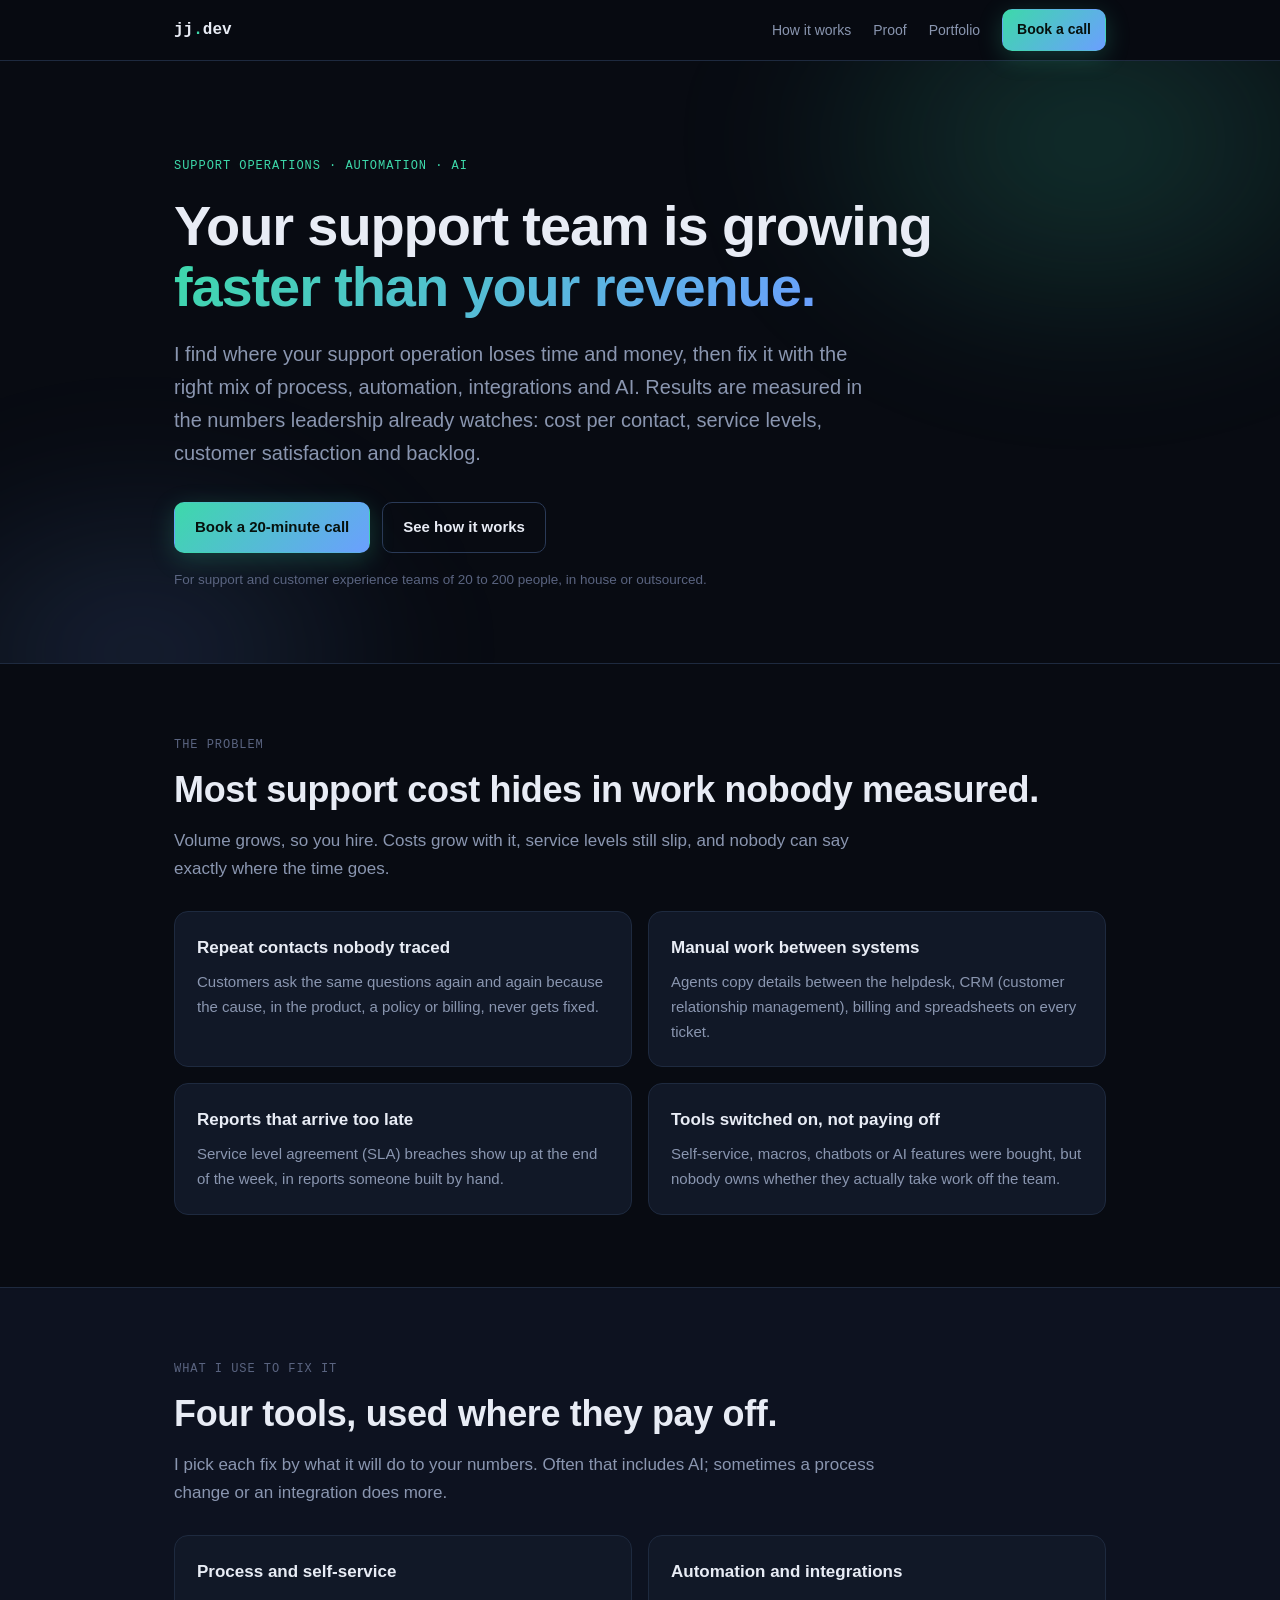
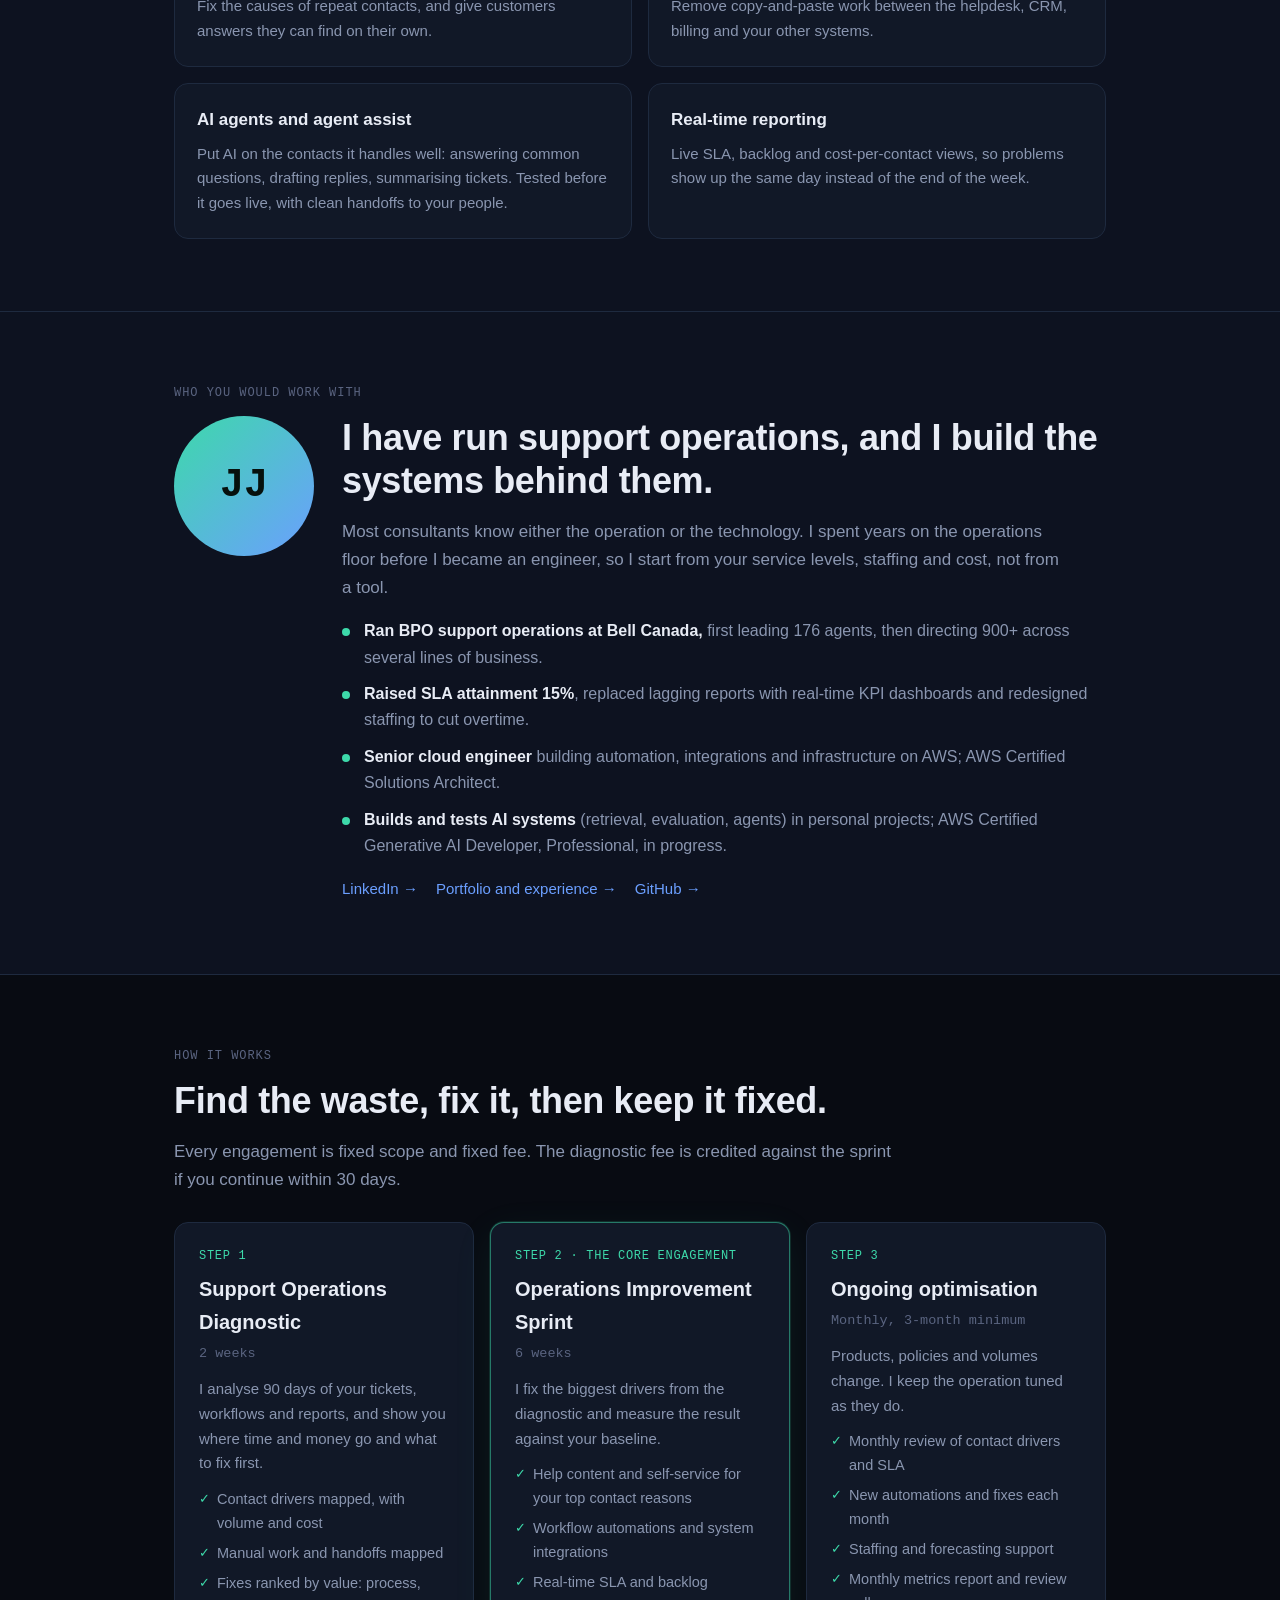
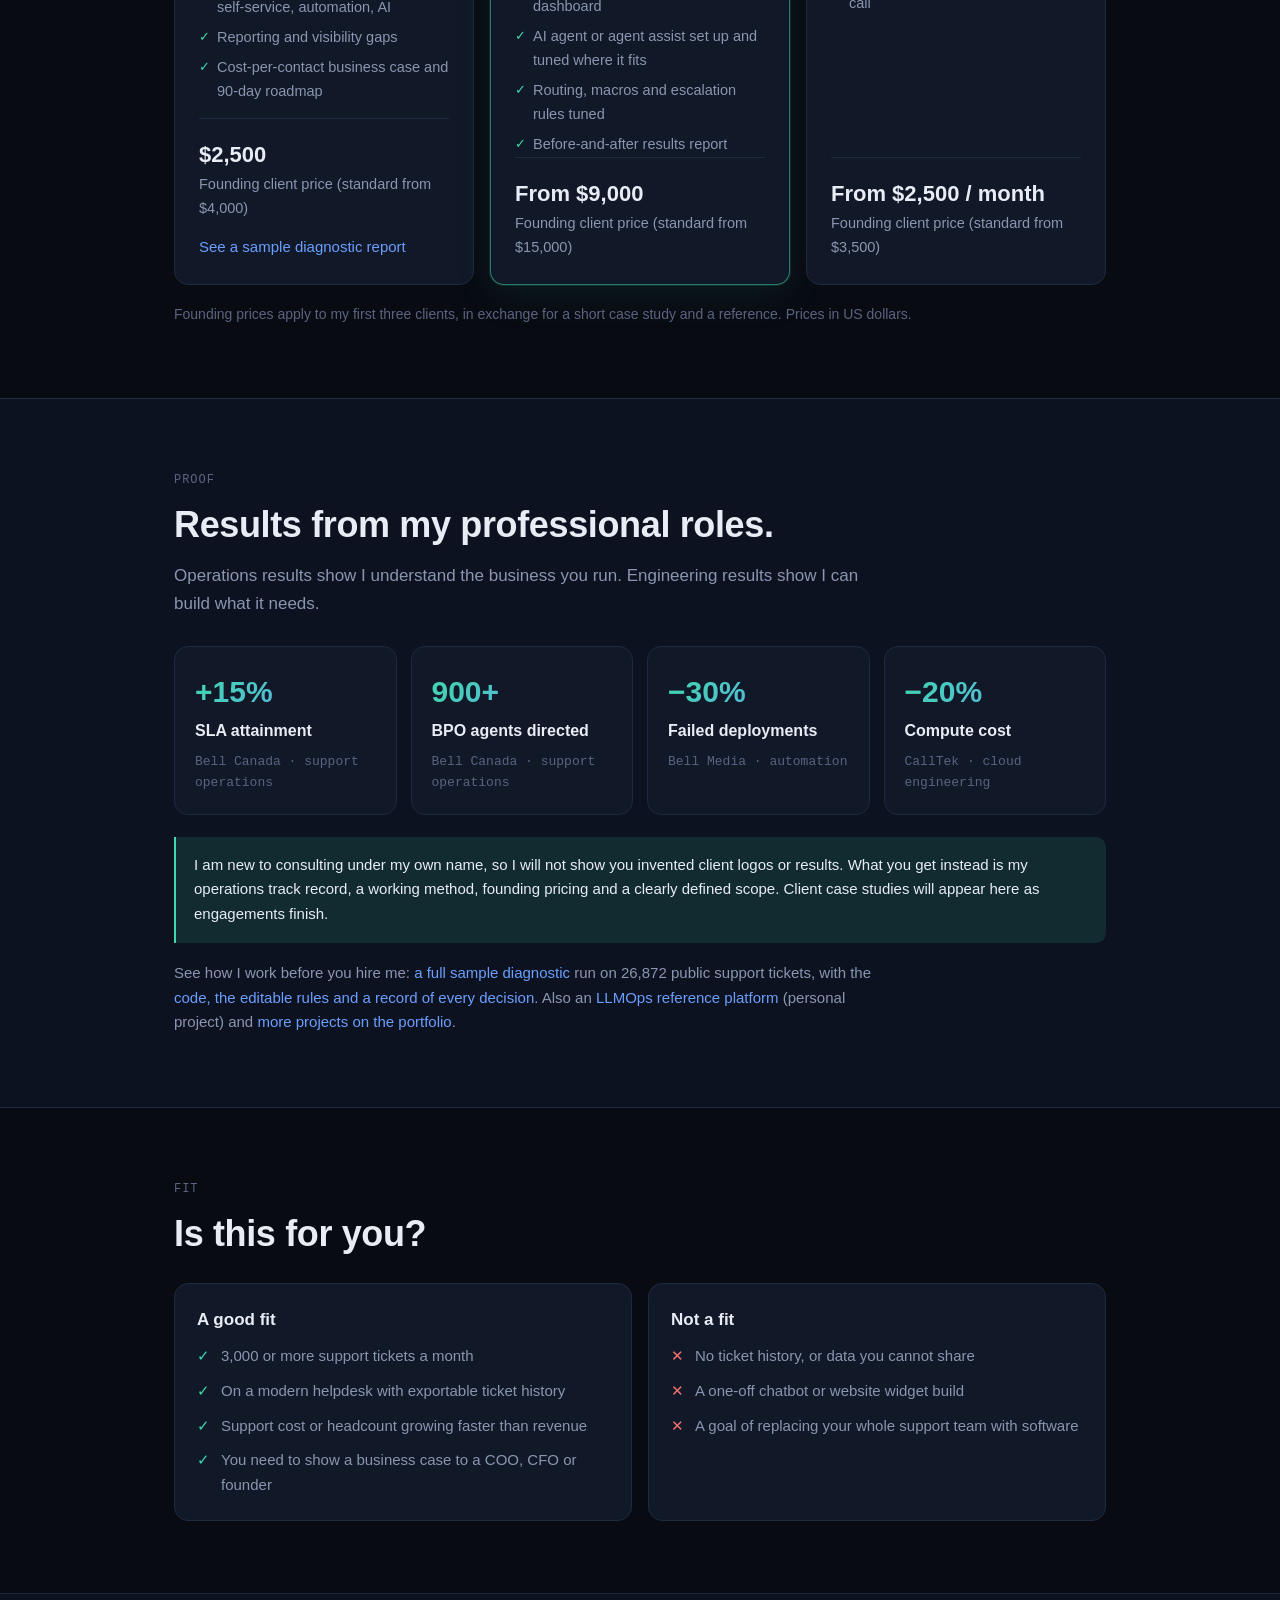
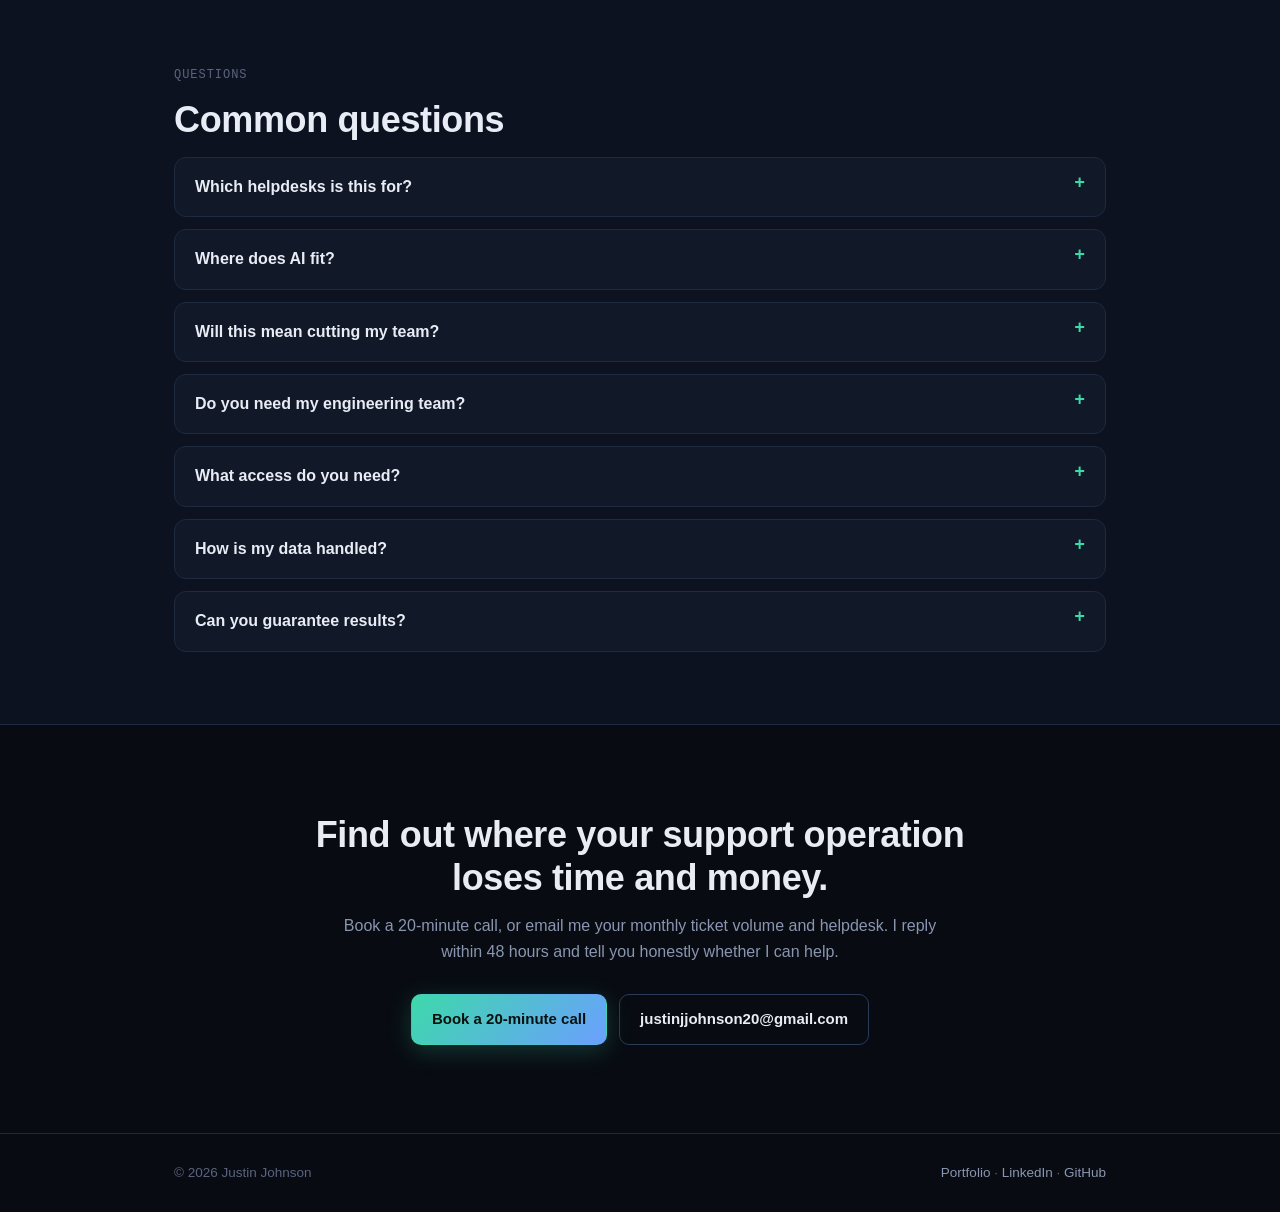
<file: consulting/index.html>
<!DOCTYPE html>
<html lang="en">
<head>
<meta charset="UTF-8">
<meta name="viewport" content="width=device-width, initial-scale=1.0">
<title>Work with Justin Johnson · Support Operations</title>
<meta name="description" content="Your support team is growing faster than your revenue. A two-week diagnostic and six-week sprint that use process, automation and AI to cut cost per contact and protect service levels.">
<meta name="author" content="Justin Johnson">
<meta property="og:type" content="website">
<meta property="og:url" content="https://threejay20.github.io/consulting/">
<meta property="og:title" content="Your support team is growing faster than your revenue.">
<meta property="og:description" content="Support operations consulting by Justin Johnson: former BPO operations leader (900+ agents), now an AWS Certified Solutions Architect.">
<meta property="og:image" content="https://threejay20.github.io/og-image.png">
<meta property="og:image:width" content="1200">
<meta property="og:image:height" content="630">
<meta name="twitter:card" content="summary_large_image">
<meta name="twitter:image" content="https://threejay20.github.io/og-image.png">
<meta name="theme-color" content="#080b12">
<style>
:root {
  --bg: #080b12;
  --bg-alt: #0d1220;
  --card: #111827;
  --border: #1e2a3f;
  --border-bright: #2a3a57;
  --text: #e8ecf5;
  --text-dim: #8a96b0;
  --text-muted: #5a6480;
  --accent: #3dd9aa;
  --accent-dim: rgba(61,217,170,0.12);
  --accent2: #6b9fff;
  --grad: linear-gradient(135deg, #3dd9aa, #6b9fff);
  --mono: 'SFMono-Regular', Consolas, 'Liberation Mono', Menlo, monospace;
}
*, *::before, *::after { box-sizing: border-box; margin: 0; padding: 0; }
html { scroll-behavior: smooth; }
body {
  background: var(--bg);
  color: var(--text);
  font-family: -apple-system, BlinkMacSystemFont, 'Segoe UI', Roboto, Helvetica, Arial, sans-serif;
  line-height: 1.65;
  overflow-x: hidden;
}
a { color: var(--accent2); text-decoration: none; }
a:hover { text-decoration: underline; }
.wrap { max-width: 980px; margin: 0 auto; padding: 0 24px; }

nav { position: sticky; top: 0; z-index: 50; background: rgba(8,11,18,0.85); backdrop-filter: blur(10px); border-bottom: 1px solid var(--border); }
nav .wrap { display: flex; align-items: center; justify-content: space-between; height: 60px; gap: 16px; }
.brand { font-family: var(--mono); font-weight: 700; color: var(--text); }
.brand .g { color: var(--accent); }
nav ul { list-style: none; display: flex; gap: 22px; align-items: center; }
nav ul a { color: var(--text-dim); font-size: 14px; }
nav ul a:hover { color: var(--text); text-decoration: none; }

.btn { display: inline-flex; align-items: center; gap: 8px; padding: 12px 20px; border-radius: 10px; font-weight: 600; font-size: 15px; border: 1px solid transparent; transition: transform .15s ease, box-shadow .15s ease; }
.btn:hover { text-decoration: none; transform: translateY(-1px); }
.btn-primary { background: var(--grad); color: #06110d; box-shadow: 0 6px 24px rgba(61,217,170,0.22); }
.btn-ghost { border-color: var(--border-bright); color: var(--text); background: transparent; }
.btn-sm { padding: 8px 14px; font-size: 14px; }

header.hero { position: relative; padding: 96px 0 72px; overflow: hidden; }
header.hero::before { content: ""; position: absolute; width: 700px; height: 480px; top: -160px; right: -160px; background: radial-gradient(ellipse, rgba(61,217,170,0.20) 0%, transparent 70%); filter: blur(60px); pointer-events: none; }
header.hero::after { content: ""; position: absolute; width: 600px; height: 420px; bottom: -200px; left: -160px; background: radial-gradient(ellipse, rgba(107,159,255,0.16) 0%, transparent 70%); filter: blur(60px); pointer-events: none; }
.hero .wrap { position: relative; z-index: 1; }
.eyebrow { font-family: var(--mono); font-size: 12px; letter-spacing: .08em; text-transform: uppercase; color: var(--accent); margin-bottom: 18px; }
h1 { font-size: clamp(34px, 6vw, 56px); line-height: 1.1; letter-spacing: -0.02em; max-width: 820px; }
h1 .g { background: var(--grad); -webkit-background-clip: text; background-clip: text; -webkit-text-fill-color: transparent; }
.lede { font-size: clamp(17px, 2.2vw, 20px); color: var(--text-dim); max-width: 700px; margin-top: 20px; }
.cta-row { display: flex; flex-wrap: wrap; gap: 12px; margin-top: 32px; }
.hero-note { margin-top: 16px; font-size: 13.5px; color: var(--text-muted); }

section { padding: 72px 0; border-top: 1px solid var(--border); }
section.alt { background: var(--bg-alt); }
.label { font-family: var(--mono); font-size: 12px; letter-spacing: .08em; text-transform: uppercase; color: var(--text-muted); margin-bottom: 12px; }
h2 { font-size: clamp(26px, 4vw, 36px); line-height: 1.2; letter-spacing: -0.01em; margin-bottom: 16px; }
p.sub { color: var(--text-dim); font-size: 17px; max-width: 720px; }

.problem-grid { display: grid; grid-template-columns: repeat(auto-fit, minmax(240px, 1fr)); gap: 16px; margin-top: 28px; }
.card { background: var(--card); border: 1px solid var(--border); border-radius: 14px; padding: 22px; }
.card h3 { font-size: 17px; margin-bottom: 8px; }
.card p { color: var(--text-dim); font-size: 15px; }
.grid-2 { grid-template-columns: repeat(2, 1fr); }
@media (max-width: 720px) { .grid-2 { grid-template-columns: 1fr; } }

.about { display: grid; grid-template-columns: 140px 1fr; gap: 28px; align-items: start; margin-top: 8px; }
.avatar { width: 140px; height: 140px; border-radius: 50%; background: var(--grad); display: flex; align-items: center; justify-content: center; font-family: var(--mono); font-size: 40px; font-weight: 700; color: #06110d; }
.about ul { list-style: none; margin-top: 16px; display: grid; gap: 10px; }
.about li { padding-left: 22px; position: relative; color: var(--text-dim); }
.about li::before { content: ""; position: absolute; left: 0; top: 10px; width: 8px; height: 8px; border-radius: 50%; background: var(--accent); }
.about li strong { color: var(--text); }
.about-links { margin-top: 18px; display: flex; gap: 18px; flex-wrap: wrap; font-size: 15px; }

.steps { display: grid; grid-template-columns: repeat(auto-fit, minmax(260px, 1fr)); gap: 16px; margin-top: 28px; }
.step { background: var(--card); border: 1px solid var(--border); border-radius: 14px; padding: 24px; display: flex; flex-direction: column; }
.step.featured { border-color: rgba(61,217,170,0.5); box-shadow: 0 0 0 1px rgba(61,217,170,0.15), 0 12px 40px rgba(61,217,170,0.08); }
.step-num { font-family: var(--mono); font-size: 12px; color: var(--accent); letter-spacing: .06em; text-transform: uppercase; }
.step h3 { font-size: 20px; margin: 6px 0 4px; }
.step .dur { font-size: 13.5px; color: var(--text-muted); font-family: var(--mono); }
.step p { color: var(--text-dim); font-size: 15px; margin-top: 12px; }
.step ul { list-style: none; margin-top: 12px; display: grid; gap: 6px; }
.step li { font-size: 14.5px; color: var(--text-dim); padding-left: 18px; position: relative; }
.step li::before { content: "✓"; position: absolute; left: 0; color: var(--accent); font-size: 13px; }
.price { margin-top: auto; padding-top: 18px; border-top: 1px solid var(--border); font-size: 14.5px; color: var(--text-dim); }
.price strong { display: block; font-size: 22px; color: var(--text); }
.price-note { margin-top: 18px; font-size: 14px; color: var(--text-muted); }

.proof-grid { display: grid; grid-template-columns: repeat(auto-fit, minmax(210px, 1fr)); gap: 14px; margin-top: 28px; }
.proof { background: var(--card); border: 1px solid var(--border); border-radius: 14px; padding: 20px; }
.proof .num { font-size: 30px; font-weight: 700; background: var(--grad); -webkit-background-clip: text; background-clip: text; -webkit-text-fill-color: transparent; }
.proof .what { font-weight: 600; margin-top: 2px; }
.proof .where { font-size: 13px; color: var(--text-muted); font-family: var(--mono); margin-top: 6px; }
.honest { margin-top: 22px; padding: 16px 18px; border-left: 2px solid var(--accent); background: var(--accent-dim); border-radius: 0 10px 10px 0; color: var(--text); font-size: 15px; }

.fit { display: grid; grid-template-columns: repeat(auto-fit, minmax(280px, 1fr)); gap: 16px; margin-top: 28px; }
.fit ul { list-style: none; display: grid; gap: 10px; margin-top: 10px; }
.fit li { padding-left: 24px; position: relative; color: var(--text-dim); font-size: 15px; }
.fit .yes li::before { content: "✓"; position: absolute; left: 0; color: var(--accent); }
.fit .no li::before { content: "✕"; position: absolute; left: 0; color: #f87171; }

details { background: var(--card); border: 1px solid var(--border); border-radius: 12px; padding: 16px 20px; margin-top: 12px; }
details[open] { border-color: var(--border-bright); }
summary { cursor: pointer; font-weight: 600; list-style: none; display: flex; justify-content: space-between; gap: 16px; }
summary::-webkit-details-marker { display: none; }
summary::after { content: "+"; color: var(--accent); font-family: var(--mono); font-size: 18px; line-height: 1; }
details[open] summary::after { content: "−"; }
details p { color: var(--text-dim); margin-top: 10px; font-size: 15px; }

.final { text-align: center; padding: 88px 0; }
.final h2 { max-width: 700px; margin: 0 auto 14px; }
.final p { color: var(--text-dim); max-width: 600px; margin: 0 auto; }
.final .cta-row { justify-content: center; }

footer { border-top: 1px solid var(--border); padding: 28px 0; color: var(--text-muted); font-size: 13.5px; }
footer .wrap { display: flex; justify-content: space-between; gap: 12px; flex-wrap: wrap; }
footer a { color: var(--text-dim); }

@media (max-width: 720px) {
  nav ul li.hide-sm { display: none; }
  header.hero { padding: 64px 0 52px; }
  section { padding: 56px 0; }
  .about { grid-template-columns: 1fr; }
  .avatar { width: 96px; height: 96px; font-size: 28px; }
}
@media (prefers-reduced-motion: reduce) {
  html { scroll-behavior: auto; }
  .btn { transition: none; }
}
</style>
</head>
<body>

<nav>
  <div class="wrap">
    <a class="brand" href="../">jj<span class="g">.</span>dev</a>
    <ul>
      <li class="hide-sm"><a href="#how">How it works</a></li>
      <li class="hide-sm"><a href="#proof">Proof</a></li>
      <li class="hide-sm"><a href="../">Portfolio</a></li>
      <li><a class="btn btn-primary btn-sm js-book" href="mailto:justinjjohnson20@gmail.com?subject=20-minute%20call%20about%20support%20operations">Book a call</a></li>
    </ul>
  </div>
</nav>

<header class="hero">
  <div class="wrap">
    <div class="eyebrow">Support operations · Automation · AI</div>
    <h1>Your support team is growing <span class="g">faster than your revenue.</span></h1>
    <p class="lede">I find where your support operation loses time and money, then fix it with the right mix of process, automation, integrations and AI. Results are measured in the numbers leadership already watches: cost per contact, service levels, customer satisfaction and backlog.</p>
    <div class="cta-row">
      <a class="btn btn-primary js-book" href="mailto:justinjjohnson20@gmail.com?subject=20-minute%20call%20about%20support%20operations">Book a 20-minute call</a>
      <a class="btn btn-ghost" href="#how">See how it works</a>
    </div>
    <p class="hero-note">For support and customer experience teams of 20 to 200 people, in house or outsourced.</p>
  </div>
</header>

<section id="problem">
  <div class="wrap">
    <div class="label">The problem</div>
    <h2>Most support cost hides in work nobody measured.</h2>
    <p class="sub">Volume grows, so you hire. Costs grow with it, service levels still slip, and nobody can say exactly where the time goes.</p>
    <div class="problem-grid grid-2">
      <div class="card">
        <h3>Repeat contacts nobody traced</h3>
        <p>Customers ask the same questions again and again because the cause, in the product, a policy or billing, never gets fixed.</p>
      </div>
      <div class="card">
        <h3>Manual work between systems</h3>
        <p>Agents copy details between the helpdesk, CRM (customer relationship management), billing and spreadsheets on every ticket.</p>
      </div>
      <div class="card">
        <h3>Reports that arrive too late</h3>
        <p>Service level agreement (SLA) breaches show up at the end of the week, in reports someone built by hand.</p>
      </div>
      <div class="card">
        <h3>Tools switched on, not paying off</h3>
        <p>Self-service, macros, chatbots or AI features were bought, but nobody owns whether they actually take work off the team.</p>
      </div>
    </div>
  </div>
</section>

<section id="work" class="alt">
  <div class="wrap">
    <div class="label">What I use to fix it</div>
    <h2>Four tools, used where they pay off.</h2>
    <p class="sub">I pick each fix by what it will do to your numbers. Often that includes AI; sometimes a process change or an integration does more.</p>
    <div class="problem-grid grid-2">
      <div class="card">
        <h3>Process and self-service</h3>
        <p>Fix the causes of repeat contacts, and give customers answers they can find on their own.</p>
      </div>
      <div class="card">
        <h3>Automation and integrations</h3>
        <p>Remove copy-and-paste work between the helpdesk, CRM, billing and your other systems.</p>
      </div>
      <div class="card">
        <h3>AI agents and agent assist</h3>
        <p>Put AI on the contacts it handles well: answering common questions, drafting replies, summarising tickets. Tested before it goes live, with clean handoffs to your people.</p>
      </div>
      <div class="card">
        <h3>Real-time reporting</h3>
        <p>Live SLA, backlog and cost-per-contact views, so problems show up the same day instead of the end of the week.</p>
      </div>
    </div>
  </div>
</section>

<section id="about" class="alt">
  <div class="wrap">
    <div class="label">Who you would work with</div>
    <div class="about">
      <div class="avatar" aria-hidden="true">JJ</div>
      <div>
        <h2>I have run support operations, and I build the systems behind them.</h2>
        <p class="sub">Most consultants know either the operation or the technology. I spent years on the operations floor before I became an engineer, so I start from your service levels, staffing and cost, not from a tool.</p>
        <ul>
          <li><strong>Ran BPO support operations at Bell Canada,</strong> first leading 176 agents, then directing 900+ across several lines of business.</li>
          <li><strong>Raised SLA attainment 15%</strong>, replaced lagging reports with real-time KPI dashboards and redesigned staffing to cut overtime.</li>
          <li><strong>Senior cloud engineer</strong> building automation, integrations and infrastructure on AWS; AWS Certified Solutions Architect.</li>
          <li><strong>Builds and tests AI systems</strong> (retrieval, evaluation, agents) in personal projects; AWS Certified Generative AI Developer, Professional, in progress.</li>
        </ul>
        <div class="about-links">
          <a href="https://linkedin.com/in/justinjjohnson1" target="_blank" rel="noopener">LinkedIn →</a>
          <a href="../">Portfolio and experience →</a>
          <a href="https://github.com/threejay20" target="_blank" rel="noopener">GitHub →</a>
        </div>
      </div>
    </div>
  </div>
</section>

<section id="how">
  <div class="wrap">
    <div class="label">How it works</div>
    <h2>Find the waste, fix it, then keep it fixed.</h2>
    <p class="sub">Every engagement is fixed scope and fixed fee. The diagnostic fee is credited against the sprint if you continue within 30 days.</p>
    <div class="steps">
      <div class="step">
        <div class="step-num">Step 1</div>
        <h3>Support Operations Diagnostic</h3>
        <div class="dur">2 weeks</div>
        <p>I analyse 90 days of your tickets, workflows and reports, and show you where time and money go and what to fix first.</p>
        <ul>
          <li>Contact drivers mapped, with volume and cost</li>
          <li>Manual work and handoffs mapped</li>
          <li>Fixes ranked by value: process, self-service, automation, AI</li>
          <li>Reporting and visibility gaps</li>
          <li>Cost-per-contact business case and 90-day roadmap</li>
        </ul>
        <div class="price"><strong>$2,500</strong>Founding client price (standard from $4,000)</div>
        <p class="price-note" style="margin-top:14px"><a href="../work/ticket-diagnostic/">See a sample diagnostic report</a></p>
      </div>
      <div class="step featured">
        <div class="step-num">Step 2 · The core engagement</div>
        <h3>Operations Improvement Sprint</h3>
        <div class="dur">6 weeks</div>
        <p>I fix the biggest drivers from the diagnostic and measure the result against your baseline.</p>
        <ul>
          <li>Help content and self-service for your top contact reasons</li>
          <li>Workflow automations and system integrations</li>
          <li>Real-time SLA and backlog dashboard</li>
          <li>AI agent or agent assist set up and tuned where it fits</li>
          <li>Routing, macros and escalation rules tuned</li>
          <li>Before-and-after results report</li>
        </ul>
        <div class="price"><strong>From $9,000</strong>Founding client price (standard from $15,000)</div>
      </div>
      <div class="step">
        <div class="step-num">Step 3</div>
        <h3>Ongoing optimisation</h3>
        <div class="dur">Monthly, 3-month minimum</div>
        <p>Products, policies and volumes change. I keep the operation tuned as they do.</p>
        <ul>
          <li>Monthly review of contact drivers and SLA</li>
          <li>New automations and fixes each month</li>
          <li>Staffing and forecasting support</li>
          <li>Monthly metrics report and review call</li>
        </ul>
        <div class="price"><strong>From $2,500 / month</strong>Founding client price (standard from $3,500)</div>
      </div>
    </div>
    <p class="price-note">Founding prices apply to my first three clients, in exchange for a short case study and a reference. Prices in US dollars.</p>
  </div>
</section>

<section id="proof" class="alt">
  <div class="wrap">
    <div class="label">Proof</div>
    <h2>Results from my professional roles.</h2>
    <p class="sub">Operations results show I understand the business you run. Engineering results show I can build what it needs.</p>
    <div class="proof-grid">
      <div class="proof"><div class="num">+15%</div><div class="what">SLA attainment</div><div class="where">Bell Canada · support operations</div></div>
      <div class="proof"><div class="num">900+</div><div class="what">BPO agents directed</div><div class="where">Bell Canada · support operations</div></div>
      <div class="proof"><div class="num">−30%</div><div class="what">Failed deployments</div><div class="where">Bell Media · automation</div></div>
      <div class="proof"><div class="num">−20%</div><div class="what">Compute cost</div><div class="where">CallTek · cloud engineering</div></div>
    </div>
    <div class="honest">I am new to consulting under my own name, so I will not show you invented client logos or results. What you get instead is my operations track record, a working method, founding pricing and a clearly defined scope. Client case studies will appear here as engagements finish.</div>
    <p class="sub" style="margin-top:18px;font-size:15px">See how I work before you hire me: <a href="../work/ticket-diagnostic/">a full sample diagnostic</a> run on 26,872 public support tickets, with the <a href="https://github.com/threejay20/ticket-diagnostic" target="_blank" rel="noopener">code, the editable rules and a record of every decision</a>. Also an <a href="https://github.com/threejay20/homelab-ai-stack" target="_blank" rel="noopener">LLMOps reference platform</a> (personal project) and <a href="../#projects">more projects on the portfolio</a>.</p>
  </div>
</section>

<section id="fit">
  <div class="wrap">
    <div class="label">Fit</div>
    <h2>Is this for you?</h2>
    <div class="fit">
      <div class="card yes">
        <h3>A good fit</h3>
        <ul>
          <li>3,000 or more support tickets a month</li>
          <li>On a modern helpdesk with exportable ticket history</li>
          <li>Support cost or headcount growing faster than revenue</li>
          <li>You need to show a business case to a COO, CFO or founder</li>
        </ul>
      </div>
      <div class="card no">
        <h3>Not a fit</h3>
        <ul>
          <li>No ticket history, or data you cannot share</li>
          <li>A one-off chatbot or website widget build</li>
          <li>A goal of replacing your whole support team with software</li>
        </ul>
      </div>
    </div>
  </div>
</section>

<section id="faq" class="alt">
  <div class="wrap">
    <div class="label">Questions</div>
    <h2>Common questions</h2>
    <details>
      <summary>Which helpdesks is this for?</summary>
      <p>Zendesk, Intercom, Freshdesk, Gorgias and Salesforce Service Cloud. If you use something else, ask; the method works on any system that can export ticket history.</p>
    </details>
    <details>
      <summary>Where does AI fit?</summary>
      <p>Wherever it pays off. AI is often one of the biggest levers, for example answering common questions, drafting replies or summarising tickets for agents. I set it up alongside the process, content and integration fixes it depends on, test it before customers see it, and measure it like any other change.</p>
    </details>
    <details>
      <summary>Will this mean cutting my team?</summary>
      <p>The goal is to handle growth without headcount growing at the same rate, and to give your people better work. Most teams redeploy time rather than cut roles.</p>
    </details>
    <details>
      <summary>Do you need my engineering team?</summary>
      <p>Not for the diagnostic. For integrations, for example checking an order or updating an account from the helpdesk, I need an engineering contact and API access, and I build them myself.</p>
    </details>
    <details>
      <summary>What access do you need?</summary>
      <p>A ticket export and your current reports for the diagnostic, plus read access to your helpdesk. For the sprint, admin access to the helpdesk and help centre, with your approval on changes.</p>
    </details>
    <details>
      <summary>How is my data handled?</summary>
      <p>I work from exports or read-only access, remove personal details before analysis wherever possible, sign a non-disclosure agreement (NDA) on request, and delete your data when the engagement ends.</p>
    </details>
    <details>
      <summary>Can you guarantee results?</summary>
      <p>Not before I have seen your data. After the diagnostic, I agree specific targets with you for the sprint and report against your baseline every week.</p>
    </details>
  </div>
</section>

<section class="final">
  <div class="wrap">
    <h2>Find out where your support operation loses time and money.</h2>
    <p>Book a 20-minute call, or email me your monthly ticket volume and helpdesk. I reply within 48 hours and tell you honestly whether I can help.</p>
    <div class="cta-row" style="margin-top:28px">
      <a class="btn btn-primary js-book" href="mailto:justinjjohnson20@gmail.com?subject=20-minute%20call%20about%20support%20operations">Book a 20-minute call</a>
      <a class="btn btn-ghost" href="mailto:justinjjohnson20@gmail.com?subject=Support%20operations%20question">justinjjohnson20@gmail.com</a>
    </div>
  </div>
</section>

<footer>
  <div class="wrap">
    <span>© 2026 Justin Johnson</span>
    <span><a href="../">Portfolio</a> · <a href="https://linkedin.com/in/justinjjohnson1" target="_blank" rel="noopener">LinkedIn</a> · <a href="https://github.com/threejay20" target="_blank" rel="noopener">GitHub</a></span>
  </div>
</footer>

<script>
/* Paste your Cal.com or Calendly link here to switch every "Book a call" button from email to a scheduler. */
const BOOKING_URL = '';
if (BOOKING_URL) {
  document.querySelectorAll('.js-book').forEach(a => {
    a.href = BOOKING_URL;
    a.target = '_blank';
    a.rel = 'noopener';
  });
}
</script>
</body>
</html>
</file>
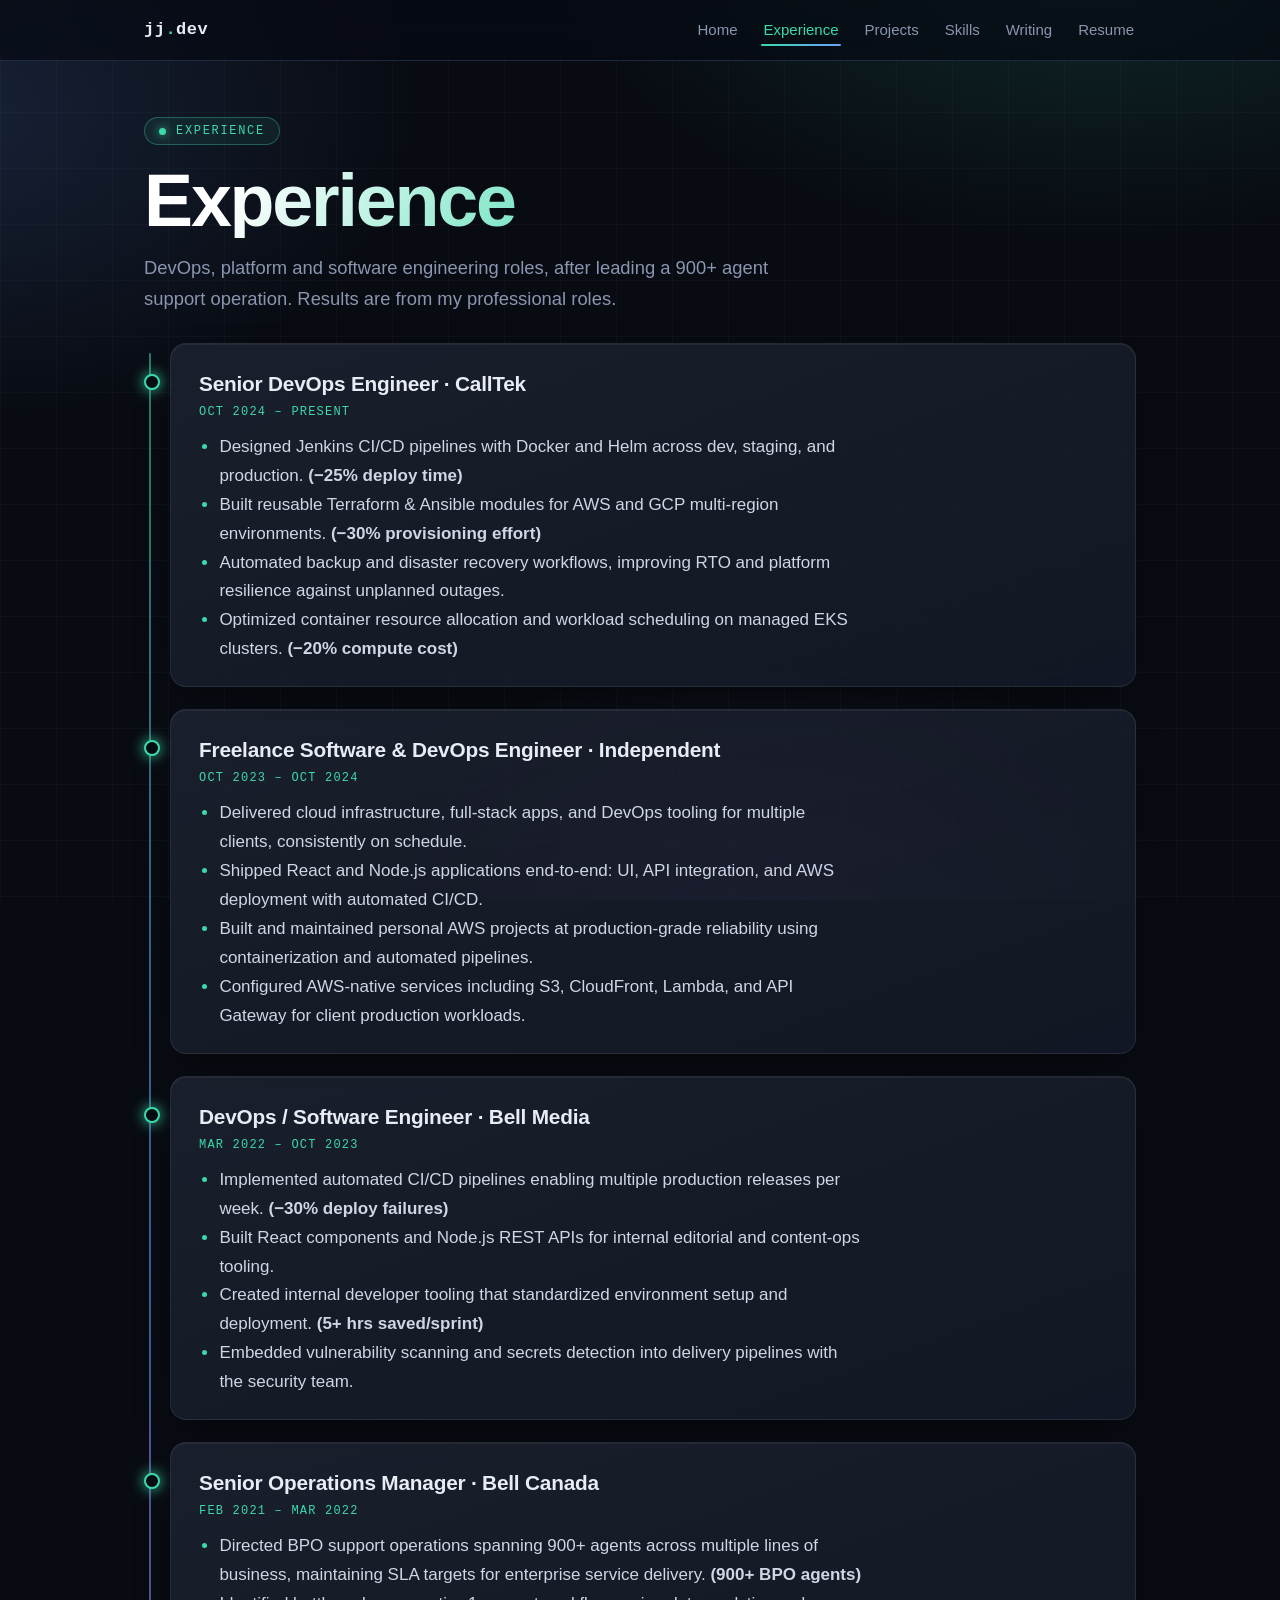
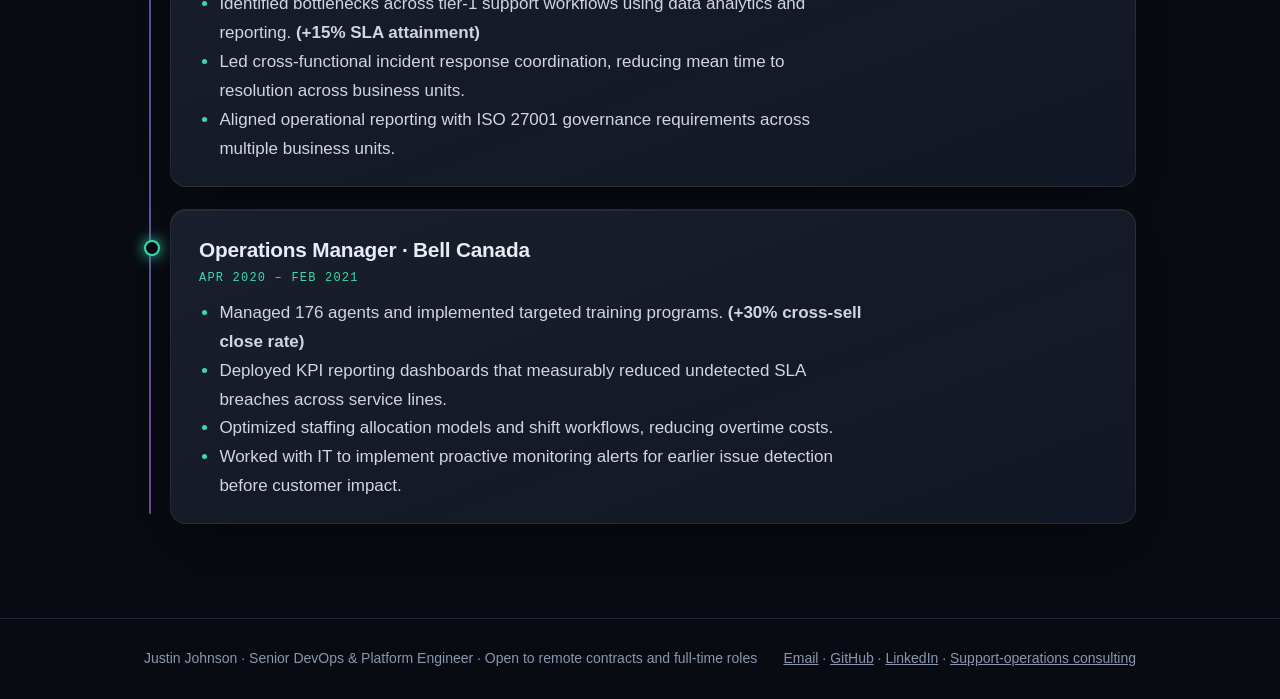
<file: experience/index.html>
<!DOCTYPE html>
<html lang="en"><head><meta charset="utf-8"><meta name="viewport" content="width=device-width,initial-scale=1"><title>Experience | Justin Johnson</title><meta name="description" content="Career timeline: DevOps, platform and software engineering, then support operations leadership, with measured results."><meta property="og:title" content="Experience | Justin Johnson"><meta property="og:description" content="DevOps and platform engineering projects: Kubernetes, Terraform, AWS, Azure, CI/CD and AI infrastructure, with results and write-ups."><meta property="og:image" content="https://threejay20.github.io/og-image.png"><meta name="twitter:card" content="summary_large_image"><meta name="theme-color" content="#080b12"><link rel="stylesheet" href="/assets/site.css"></head><body><nav class="top"><div class="wrap"><a class="brand" href="/">jj<span>.</span>dev</a><ul><li><a href="/">Home</a></li><li><a href="/experience/" class="on">Experience</a></li><li><a href="/projects/">Projects</a></li><li><a href="/skills/">Skills</a></li><li><a href="/writing/">Writing</a></li><li><a href="/JustinJJohnsonResume.pdf">Resume</a></li></ul></div></nav><div class="wrap"><div class="eyebrow">Experience</div><h1>Experience</h1><p class="lede">DevOps, platform and software engineering roles, after leading a 900+ agent support operation. Results are from my professional roles.</p><div class="layout single"><article><div class="box"><h2>Senior DevOps Engineer · CallTek<br><span style="font-size:.7em;font-weight:400;opacity:.7">Oct 2024 – Present</span></h2><ul><li>Designed Jenkins CI/CD pipelines with Docker and Helm across dev, staging, and production. <strong>(−25% deploy time)</strong></li><li>Built reusable Terraform &amp; Ansible modules for AWS and GCP multi-region environments. <strong>(−30% provisioning effort)</strong></li><li>Automated backup and disaster recovery workflows, improving RTO and platform resilience against unplanned outages.</li><li>Optimized container resource allocation and workload scheduling on managed EKS clusters. <strong>(−20% compute cost)</strong></li></ul></div><div class="box"><h2>Freelance Software &amp; DevOps Engineer · Independent<br><span style="font-size:.7em;font-weight:400;opacity:.7">Oct 2023 – Oct 2024</span></h2><ul><li>Delivered cloud infrastructure, full-stack apps, and DevOps tooling for multiple clients, consistently on schedule.</li><li>Shipped React and Node.js applications end-to-end: UI, API integration, and AWS deployment with automated CI/CD.</li><li>Built and maintained personal AWS projects at production-grade reliability using containerization and automated pipelines.</li><li>Configured AWS-native services including S3, CloudFront, Lambda, and API Gateway for client production workloads.</li></ul></div><div class="box"><h2>DevOps / Software Engineer · Bell Media<br><span style="font-size:.7em;font-weight:400;opacity:.7">Mar 2022 – Oct 2023</span></h2><ul><li>Implemented automated CI/CD pipelines enabling multiple production releases per week. <strong>(−30% deploy failures)</strong></li><li>Built React components and Node.js REST APIs for internal editorial and content-ops tooling.</li><li>Created internal developer tooling that standardized environment setup and deployment. <strong>(5+ hrs saved/sprint)</strong></li><li>Embedded vulnerability scanning and secrets detection into delivery pipelines with the security team.</li></ul></div><div class="box"><h2>Senior Operations Manager · Bell Canada<br><span style="font-size:.7em;font-weight:400;opacity:.7">Feb 2021 – Mar 2022</span></h2><ul><li>Directed BPO support operations spanning 900+ agents across multiple lines of business, maintaining SLA targets for enterprise service delivery. <strong>(900+ BPO agents)</strong></li><li>Identified bottlenecks across tier-1 support workflows using data analytics and reporting. <strong>(+15% SLA attainment)</strong></li><li>Led cross-functional incident response coordination, reducing mean time to resolution across business units.</li><li>Aligned operational reporting with ISO 27001 governance requirements across multiple business units.</li></ul></div><div class="box"><h2>Operations Manager · Bell Canada<br><span style="font-size:.7em;font-weight:400;opacity:.7">Apr 2020 – Feb 2021</span></h2><ul><li>Managed 176 agents and implemented targeted training programs. <strong>(+30% cross-sell close rate)</strong></li><li>Deployed KPI reporting dashboards that measurably reduced undetected SLA breaches across service lines.</li><li>Optimized staffing allocation models and shift workflows, reducing overtime costs.</li><li>Worked with IT to implement proactive monitoring alerts for earlier issue detection before customer impact.</li></ul></div></article></div></div><footer class="site"><div class="wrap"><div class="row"><span>Justin Johnson · Senior DevOps &amp; Platform Engineer · Open to remote contracts and full-time roles</span><span><a href="mailto:justinjjohnson20@gmail.com">Email</a> · <a href="https://github.com/threejay20">GitHub</a> · <a href="https://linkedin.com/in/justinjjohnson1">LinkedIn</a> · <a href="/consulting/">Support-operations consulting</a></span></div></div></footer></body></html>
</file>
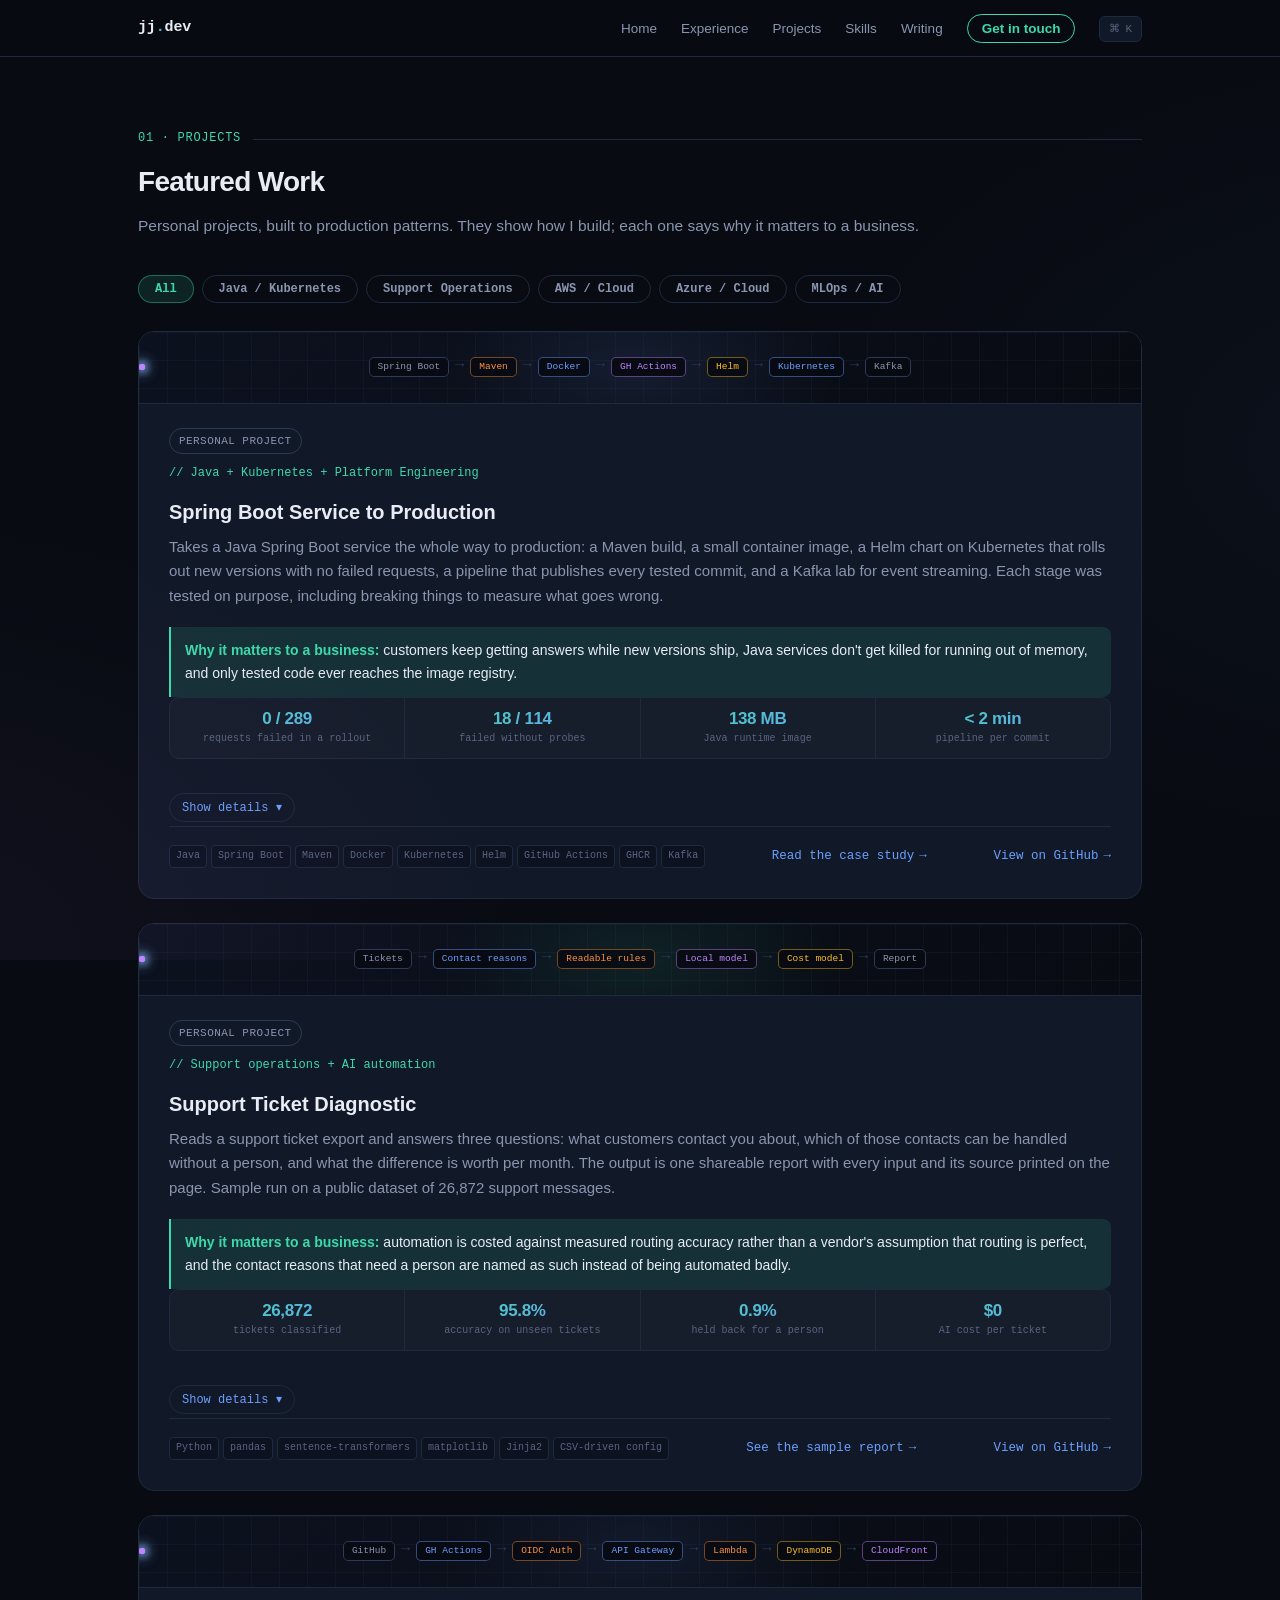
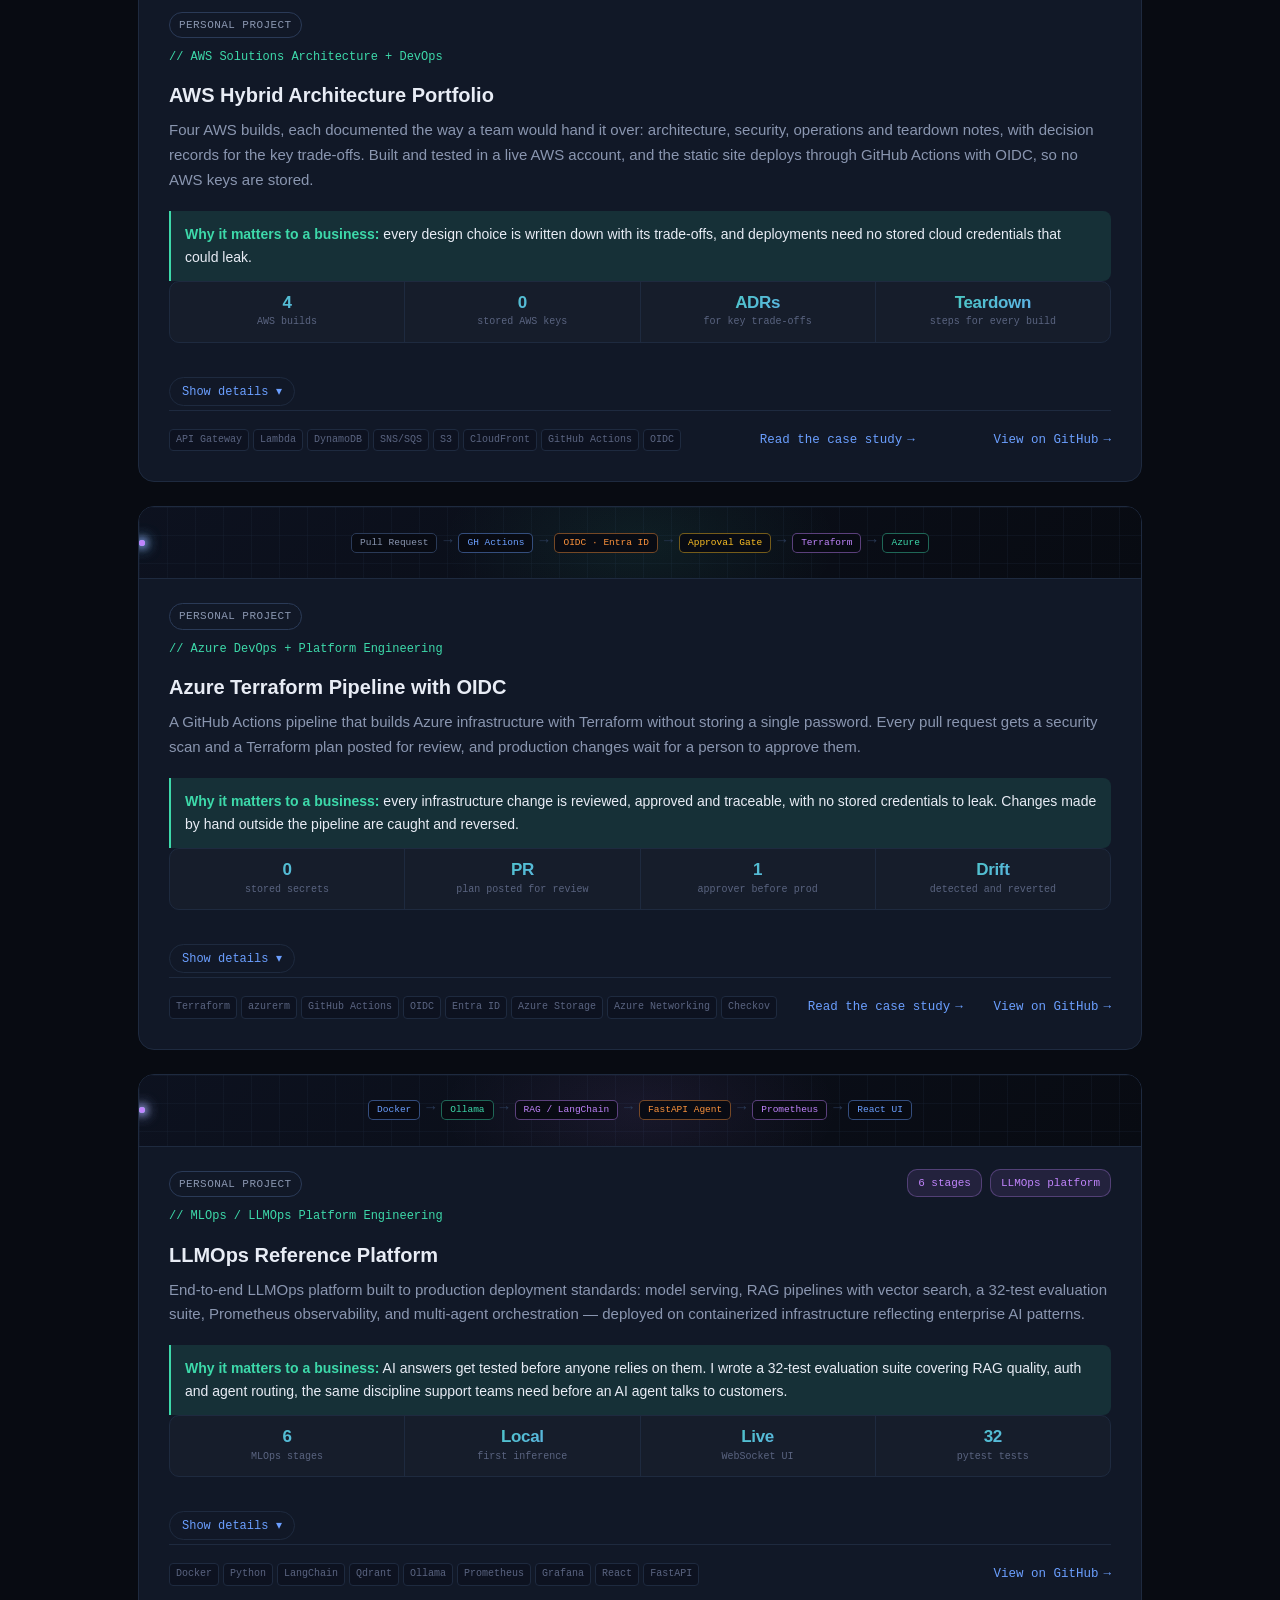
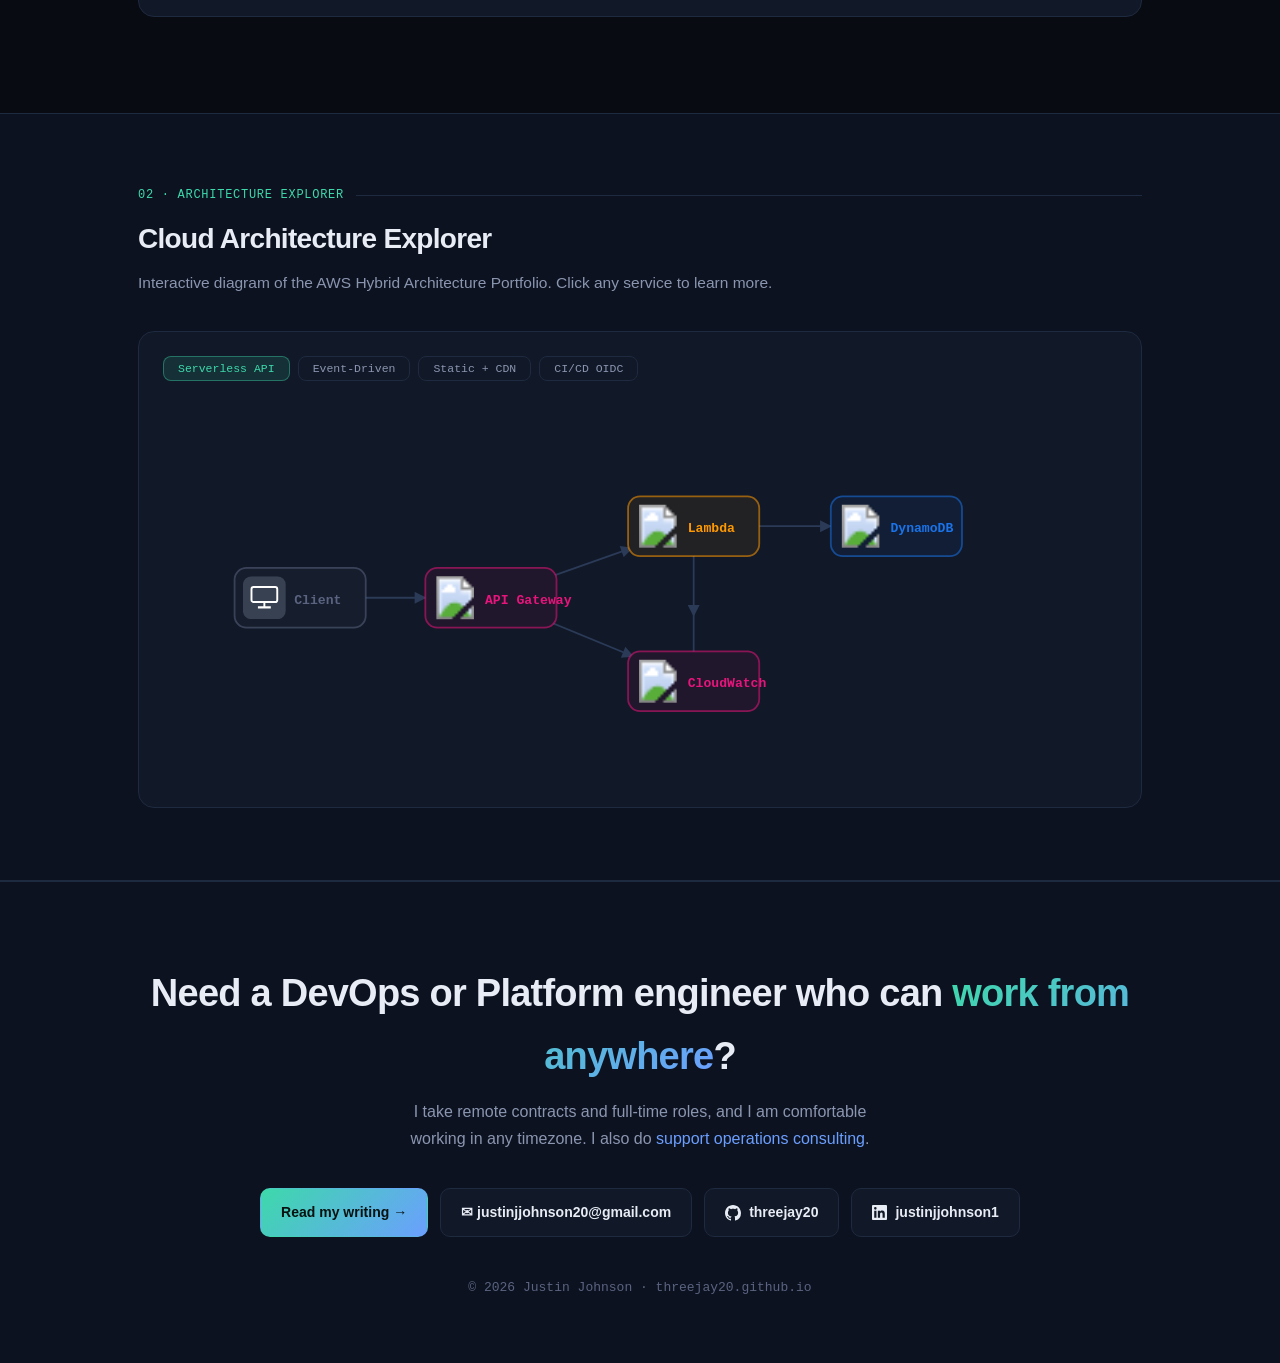
<file: projects/index.html>
<!DOCTYPE html>
<html lang="en">
<head>
<base href="/">
<meta charset="UTF-8">
<meta name="viewport" content="width=device-width, initial-scale=1.0">
<title>Projects | Justin Johnson</title>
<meta name="description" content="DevOps and platform engineering projects: Kubernetes, Terraform, AWS, Azure, CI/CD and AI infrastructure, with results and write-ups.">
<meta name="keywords" content="DevOps engineer, platform engineer, SRE, AWS, Terraform, Kubernetes, CI/CD, GitHub Actions, remote contractor, support operations">
<meta name="author" content="Justin Johnson">
<meta property="og:type" content="website">
<meta property="og:url" content="https://threejay20.github.io">
<meta property="og:title" content="Justin Johnson · Senior DevOps &amp; Platform Engineer · AWS Certified · Remote">
<meta property="og:description" content="Senior DevOps &amp; Platform Engineer and AWS Certified Solutions Architect. CI/CD, Terraform and Kubernetes platforms that ship faster and cost less. Open to remote contracts and full-time roles.">
<meta property="og:image" content="https://threejay20.github.io/og-image.png">
<meta property="og:image:width" content="1200">
<meta property="og:image:height" content="630">
<meta name="twitter:image" content="https://threejay20.github.io/og-image.png">
<meta name="twitter:card" content="summary_large_image">
<meta name="twitter:title" content="Justin Johnson · Senior DevOps &amp; Platform Engineer · AWS Certified · Remote">
<meta name="twitter:description" content="Senior DevOps &amp; Platform Engineer and AWS Certified Solutions Architect. CI/CD, Terraform and Kubernetes platforms that ship faster and cost less. Open to remote contracts and full-time roles.">
<meta name="theme-color" content="#080b12">
<link rel="manifest" href="data:application/json,{%22name%22:%22jj.dev%22,%22short_name%22:%22jj.dev%22,%22start_url%22:%22/%22,%22display%22:%22standalone%22,%22background_color%22:%22%23080b12%22,%22theme_color%22:%22%23080b12%22}">
<style>
:root {
  --bg: #080b12;
  --bg-alt: #0d1220;
  --card: #111827;
  --card-hover: #161f30;
  --border: #1e2a3f;
  --border-bright: #2a3a57;
  --text: #e8ecf5;
  --text-dim: #8a96b0;
  --text-muted: #5a6480;
  --accent: #3dd9aa;
  --accent-dim: rgba(61,217,170,0.12);
  --accent2: #6b9fff;
  --accent2-dim: rgba(107,159,255,0.12);
  --accent3: #c084fc;
  --accent3-dim: rgba(192,132,252,0.10);
  --grad: linear-gradient(135deg, #3dd9aa, #6b9fff);
  --grad-rev: linear-gradient(135deg, #6b9fff, #c084fc);
  --mono: 'SFMono-Regular', Consolas, 'Liberation Mono', Menlo, monospace;
  --scroll-pct: 0%;
  --cx: -400px; --cy: -400px;
}
*, *::before, *::after { box-sizing: border-box; margin: 0; padding: 0; }
html { scroll-behavior: smooth; overflow-x: clip; }
body {
  background: var(--bg);
  color: var(--text);
  font-family: -apple-system, BlinkMacSystemFont, 'Segoe UI', Roboto, Helvetica, Arial, sans-serif;
  line-height: 1.65;
  overflow-x: hidden;
}
a { color: var(--accent2); text-decoration: none; }
a:hover { text-decoration: underline; }
.wrap { max-width: 1060px; margin: 0 auto; padding: 0 28px; }

/* ── LOADING ── */
#loader {
  position: fixed; inset: 0; z-index: 9999;
  background: var(--bg);
  display: flex; flex-direction: column; align-items: center; justify-content: center;
  transition: opacity 0.5s ease;
}
.loader-brand {
  font-family: var(--mono); font-size: 28px; font-weight: 700;
  background: var(--grad); -webkit-background-clip: text; -webkit-text-fill-color: transparent;
  letter-spacing: -0.02em; margin-bottom: 24px;
}
.loader-bar {
  width: 200px; height: 2px;
  background: var(--border); border-radius: 2px; overflow: hidden;
}
.loader-fill {
  height: 100%; background: var(--grad);
  animation: load-fill 0.8s ease forwards;
}
@keyframes load-fill {
  from { width: 0%; }
  to   { width: 100%; }
}

/* ── SCROLL PROGRESS ── */
.scroll-progress {
  position: fixed; top: 0; left: 0; height: 2px; z-index: 300;
  background: var(--grad);
  width: var(--scroll-pct);
  pointer-events: none;
}

/* ── CURSOR GLOW ── */
.cursor-glow {
  position: fixed; pointer-events: none; z-index: 1;
  width: 500px; height: 500px; border-radius: 50%;
  background: radial-gradient(circle, rgba(61,217,170,0.035) 0%, transparent 70%);
  left: var(--cx); top: var(--cy);
  transform: translate(-50%, -50%);
  will-change: left, top;
  transition: left 0.15s ease, top 0.15s ease;
}

/* ── AURORA ── */
.aurora-wrap {
  position: absolute; inset: 0; pointer-events: none; overflow: hidden; z-index: 0;
}
.aurora-orb {
  position: absolute; border-radius: 50%;
  filter: blur(90px);
  will-change: transform;
}
.orb1 {
  width: 650px; height: 450px;
  background: radial-gradient(ellipse, rgba(61,217,170,0.28) 0%, transparent 70%);
  top: -120px; right: -80px;
  animation: orb-drift1 10s ease-in-out infinite alternate;
}
.orb2 {
  width: 550px; height: 380px;
  background: radial-gradient(ellipse, rgba(107,159,255,0.22) 0%, transparent 70%);
  bottom: -100px; left: -60px;
  animation: orb-drift2 13s ease-in-out infinite alternate;
}
.orb3 {
  width: 300px; height: 300px;
  background: radial-gradient(ellipse, rgba(192,132,252,0.18) 0%, transparent 70%);
  top: 40%; left: 40%;
  animation: orb-drift3 9s ease-in-out infinite alternate;
}
@keyframes orb-drift1 {
  0%   { transform: translate(0, 0) scale(1); }
  100% { transform: translate(50px, 30px) scale(1.12); }
}
@keyframes orb-drift2 {
  0%   { transform: translate(0, 0) scale(1); }
  100% { transform: translate(-40px, -25px) scale(1.08); }
}
@keyframes orb-drift3 {
  0%   { transform: translate(0, 0) scale(1); }
  100% { transform: translate(30px, -20px) scale(1.15); }
}

/* ── HERO SPOTLIGHT ── */
.hero-spotlight {
  position: absolute; pointer-events: none; z-index: 1;
  width: 680px; height: 580px; border-radius: 50%;
  background: radial-gradient(ellipse, rgba(61,217,170,0.07) 0%, transparent 65%);
  top: 50%; left: 26%;
  transform: translate(-50%, -50%);
  animation: orb-drift3 11s ease-in-out infinite alternate;
}

/* ── HERO GRID ── */
.hero-grid {
  position: absolute; inset: 0; pointer-events: none; z-index: 0;
  background-image:
    linear-gradient(rgba(30,42,63,0.35) 1px, transparent 1px),
    linear-gradient(90deg, rgba(30,42,63,0.35) 1px, transparent 1px);
  background-size: 48px 48px;
  mask-image: radial-gradient(ellipse 90% 80% at 50% 0%, black 0%, transparent 70%);
}

/* ── SCROLL REVEAL ── */
.reveal {
  opacity: 0;
  transform: translateY(28px);
  transition: opacity 0.7s cubic-bezier(0.16,1,0.3,1), transform 0.7s cubic-bezier(0.16,1,0.3,1);
}
.reveal.visible { opacity: 1; transform: none; }
.reveal-d1 { transition-delay: 0.08s; }
.reveal-d2 { transition-delay: 0.16s; }
.reveal-d3 { transition-delay: 0.24s; }
.reveal-d4 { transition-delay: 0.32s; }

/* ── NAV ── */
nav {
  position: sticky; top: 0; z-index: 200;
  background: rgba(8,11,18,0.85);
  backdrop-filter: blur(16px);
  border-bottom: 1px solid var(--border);
}
nav .wrap { display: flex; align-items: center; justify-content: space-between; padding: 14px 28px; }
.brand { font-family: var(--mono); font-size: 15px; font-weight: 700; letter-spacing: -0.01em; cursor: pointer; }
.brand .g { background: var(--grad); -webkit-background-clip: text; -webkit-text-fill-color: transparent; }
nav ul { display: flex; gap: 24px; list-style: none; align-items: center; }
nav a { color: var(--text-dim); font-size: 13.5px; font-weight: 500; transition: color .15s; }
nav a:hover { color: var(--accent); text-decoration: none; }
.nav-cmd {
  display: inline-flex; align-items: center; gap: 5px;
  font-family: var(--mono); font-size: 11px; color: var(--text-muted);
  background: var(--card); border: 1px solid var(--border);
  padding: 3px 9px; border-radius: 6px; cursor: pointer;
  transition: border-color .15s, color .15s;
}
.nav-cmd:hover { border-color: var(--accent); color: var(--accent); }
.nav-cmd kbd { font-family: var(--mono); font-size: 11px; }

/* ── HERO ── */
header.hero {
  position: relative;
  padding: 120px 0 100px;
  border-bottom: 1px solid var(--border);
  overflow: hidden;
}
.hero-inner {
  display: grid;
  grid-template-columns: 1fr 1fr;
  gap: 40px;
  align-items: center;
  position: relative; z-index: 2;
}
.status-badge {
  display: inline-flex; align-items: center; gap: 8px;
  font-family: var(--mono); font-size: 12px; color: var(--accent);
  background: var(--accent-dim); border: 1px solid rgba(61,217,170,0.25);
  padding: 6px 14px; border-radius: 20px; margin-bottom: 22px;
  letter-spacing: .04em;
}
.status-dot {
  width: 7px; height: 7px; border-radius: 50%; background: var(--accent);
  animation: pulse 2s ease-in-out infinite;
}
@keyframes pulse {
  0%, 100% { opacity: 1; transform: scale(1); box-shadow: 0 0 0 0 rgba(61,217,170,0.4); }
  50% { opacity: .6; transform: scale(.8); box-shadow: 0 0 0 5px rgba(61,217,170,0); }
}
h1 {
  font-size: 88px; font-weight: 800; letter-spacing: -0.04em; line-height: 1.0;
  margin-bottom: 14px;
}
h1 .name-grad { background: var(--grad); -webkit-background-clip: text; -webkit-text-fill-color: transparent; }
.role-line {
  font-size: 18px; color: var(--text-dim); margin-bottom: 8px;
  display: flex; align-items: center; gap: 10px; flex-wrap: wrap;
}
.cert-badge {
  display: inline-flex; align-items: center; gap: 5px;
  font-size: 12px; font-family: var(--mono);
  background: rgba(255,165,0,0.1); border: 1px solid rgba(255,165,0,0.3);
  color: #ffa333; padding: 3px 10px; border-radius: 12px;
}
.lede { max-width: 600px; color: var(--text-dim); font-size: 16px; margin-bottom: 28px; line-height: 1.72; }

.hero-stats { display: flex; gap: 28px; flex-wrap: wrap; margin-bottom: 32px; }
.stat { display: flex; flex-direction: column; }
.stat-num {
  font-size: 26px; font-weight: 800; letter-spacing: -0.02em;
  background: var(--grad); -webkit-background-clip: text; -webkit-text-fill-color: transparent;
  line-height: 1.1;
}
.stat-label { font-size: 11.5px; color: var(--text-muted); font-family: var(--mono); margin-top: 2px; }

.cta-row { display: flex; gap: 10px; flex-wrap: wrap; }
.btn {
  display: inline-flex; align-items: center; gap: 8px;
  font-size: 14px; font-weight: 600; padding: 11px 20px;
  border-radius: 9px; border: 1px solid var(--border); transition: all .18s ease;
  cursor: pointer;
}
.btn-primary {
  background: var(--grad); color: #06120f; border-color: transparent;
}
.btn-primary:hover { opacity: .88; transform: translateY(-1px); text-decoration: none; }
.btn-ghost { color: var(--text); background: rgba(255,255,255,0.03); }
.btn-ghost:hover { border-color: var(--accent2); color: var(--accent2); background: var(--accent2-dim); text-decoration: none; transform: translateY(-1px); }

/* ── TERMINAL ── */
.terminal-wrap {
  background: #0a0f1a;
  border: 1px solid var(--border-bright);
  border-radius: 14px;
  overflow: hidden;
  box-shadow: 0 24px 80px rgba(0,0,0,0.6), 0 0 0 1px rgba(61,217,170,0.20);
  position: relative;
}
.terminal-wrap::before {
  content: '';
  position: absolute; inset: -1px;
  border-radius: 15px;
  background: linear-gradient(135deg, rgba(61,217,170,0.2), rgba(107,159,255,0.1), transparent 60%);
  pointer-events: none; z-index: 0;
}
.terminal-bar {
  display: flex; align-items: center; gap: 8px;
  padding: 10px 14px; background: #0d1320; border-bottom: 1px solid var(--border);
  position: relative; z-index: 1;
}
.t-dot { width: 10px; height: 10px; border-radius: 50%; }
.t-dot.red    { background: #ff5f57; }
.t-dot.yellow { background: #ffbd2e; }
.t-dot.green  { background: #28c840; }
.t-title { font-family: var(--mono); font-size: 11px; color: var(--text-muted); margin-left: auto; margin-right: auto; }
.terminal-body {
  padding: 14px 16px; min-height: 340px; position: relative; z-index: 1;
  font-family: var(--mono); font-size: 12.5px; line-height: 1.7;
}
.t-line { display: block; }
.t-prompt { color: var(--accent); }
.t-cmd { color: var(--text); }
.t-out { color: var(--text-muted); }
.t-success { color: var(--accent); }
.t-info { color: var(--accent2); }
.t-cursor {
  display: inline-block; width: 8px; height: 14px;
  background: var(--accent); vertical-align: middle;
  animation: blink 1s step-end infinite;
}
@keyframes blink { 0%, 100% { opacity: 1; } 50% { opacity: 0; } }

/* ── SECTION COMMON ── */
section { padding: 72px 0; border-bottom: 1px solid var(--border); }
.section-label {
  display: flex; align-items: center; gap: 12px; margin-bottom: 10px;
}
.section-num { font-family: var(--mono); font-size: 12px; color: var(--accent); letter-spacing: .06em; }
.section-line { flex: 1; height: 1px; background: var(--border); }
h2 { font-size: 28px; font-weight: 800; letter-spacing: -0.025em; margin-bottom: 8px; }
.section-subtitle { color: var(--text-dim); font-size: 15.5px; margin-bottom: 36px; }

/* ── IMPACT ── */
.impact-strip {
  display: grid;
  grid-template-columns: repeat(auto-fit, minmax(210px, 1fr));
  gap: 1px; background: var(--border);
  border: 1px solid var(--border); border-radius: 14px; overflow: hidden;
}
.impact-cell {
  background: var(--card); padding: 28px 22px;
  transition: background .2s;
}
.impact-cell:hover { background: var(--card-hover); }
.impact-num {
  font-size: 36px; font-weight: 800; letter-spacing: -0.03em; line-height: 1;
  background: var(--grad); -webkit-background-clip: text; -webkit-text-fill-color: transparent;
  margin-bottom: 8px;
}
.impact-label { font-size: 13px; color: var(--text-dim); line-height: 1.4; }
.impact-label strong { color: var(--text); display: block; }

/* ── PROJECTS ── */
.filter-tabs {
  display: flex; gap: 8px; margin-bottom: 28px; flex-wrap: wrap;
}
.filter-tab {
  font-family: var(--mono); font-size: 12px; font-weight: 600;
  padding: 6px 16px; border-radius: 20px; border: 1px solid var(--border);
  color: var(--text-dim); background: transparent; cursor: pointer;
  transition: all .15s;
}
.filter-tab:hover { border-color: var(--accent); color: var(--accent); }
.filter-tab.active {
  background: var(--accent-dim); border-color: rgba(61,217,170,0.4); color: var(--accent);
}

.project {
  position: relative;
  background: var(--card); border: 1px solid var(--border); border-radius: 16px;
  padding: 30px; margin-bottom: 24px; overflow: hidden;
  transition: border-color .25s, background .25s, transform .25s, box-shadow .25s;
}
.project::after {
  content: '';
  position: absolute; inset: 0; border-radius: 16px;
  background: var(--grad);
  opacity: 0;
  transition: opacity .25s;
  pointer-events: none;
  padding: 1px;
  -webkit-mask: linear-gradient(#fff 0 0) content-box, linear-gradient(#fff 0 0);
  -webkit-mask-composite: xor;
  mask-composite: exclude;
}
.project:hover {
  border-color: transparent;
  background: var(--card-hover);
  transform: translateY(-3px);
  box-shadow: 0 20px 60px rgba(0,0,0,0.3);
}
.project:hover::after { opacity: 1; }

.project-top { display: flex; justify-content: space-between; align-items: flex-start; gap: 16px; flex-wrap: wrap; margin-bottom: 6px; }
.project h3 { font-size: 20px; font-weight: 700; }
.proj-badges { display: flex; gap: 8px; flex-wrap: wrap; }
.proj-badge {
  display: inline-flex; align-items: center; gap: 5px;
  font-family: var(--mono); font-size: 11px;
  padding: 4px 10px; border-radius: 10px; white-space: nowrap;
}
.badge-star { background: rgba(255,215,0,0.1); border: 1px solid rgba(255,215,0,0.25); color: #ffd700; }
.badge-ai { background: var(--accent3-dim); border: 1px solid rgba(192,132,252,0.3); color: var(--accent3); }
.proj-type { font-family: var(--mono); font-size: 12px; color: var(--accent); margin-bottom: 12px; }
.project p.desc { color: var(--text-dim); font-size: 15px; margin-bottom: 18px; line-height: 1.65; }

.modules { display: flex; flex-wrap: wrap; gap: 8px; margin-bottom: 20px; }
.module {
  font-size: 12px; font-family: var(--mono);
  padding: 4px 11px; border-radius: 8px; border: 1px solid var(--border-bright);
  color: var(--text-dim); background: var(--bg-alt);
}
.module.green { border-color: rgba(61,217,170,0.3); color: var(--accent); background: var(--accent-dim); }
.module.blue  { border-color: rgba(107,159,255,0.3); color: var(--accent2); background: var(--accent2-dim); }
.module.purple{ border-color: rgba(192,132,252,0.3); color: var(--accent3); background: var(--accent3-dim); }
.module.orange{ border-color: rgba(251,146,60,0.3); color: #fb923c; background: rgba(251,146,60,0.08); }

.project-list { list-style: none; margin-bottom: 20px; display: grid; grid-template-columns: 1fr 1fr; gap: 8px; }
.project-list li {
  font-size: 13.5px; color: var(--text-dim); padding-left: 16px;
  position: relative; line-height: 1.5;
}
.project-list li::before { content: "→"; position: absolute; left: 0; color: var(--accent); font-size: 11px; top: 3px; }

.project-footer {
  display: flex; justify-content: space-between; align-items: center;
  flex-wrap: wrap; gap: 12px; padding-top: 18px; border-top: 1px solid var(--border);
}
.stack-chips { display: flex; flex-wrap: wrap; gap: 4px; }
.s-chip {
  font-family: var(--mono); font-size: 10px; color: var(--text-muted);
  border: 1px solid var(--border); padding: 2px 6px; border-radius: 4px;
  background: var(--bg-alt);
}
.link-out {
  font-family: var(--mono); font-size: 12.5px; color: var(--accent2);
  display: inline-flex; align-items: center; gap: 5px;
  transition: gap .15s, color .15s;
}
.link-out:hover { gap: 9px; color: var(--accent); text-decoration: none; }

/* ── INFRASTRUCTURE LAB ── */
#infra-lab { background: var(--bg); }
.infra-grid { display: grid; grid-template-columns: repeat(auto-fit, minmax(250px, 1fr)); gap: 18px; }
.infra-card {
  background: var(--card); border: 1px solid var(--border); border-radius: 14px;
  padding: 22px; transition: border-color .2s, background .2s;
}
.infra-card:hover { border-color: var(--border-bright); background: var(--card-hover); }
.infra-card-head {
  display: flex; justify-content: space-between; align-items: center; margin-bottom: 16px;
}
.infra-label { font-family: var(--mono); font-size: 11.5px; color: var(--text-muted); text-transform: uppercase; letter-spacing: .06em; }
.infra-status {
  display: flex; align-items: center; gap: 6px;
  font-family: var(--mono); font-size: 11px; color: var(--accent);
}
.infra-dot { width: 6px; height: 6px; border-radius: 50%; background: var(--accent); animation: pulse 2s ease-in-out infinite; }
.infra-value {
  font-size: 32px; font-weight: 800; letter-spacing: -0.03em;
  background: var(--grad); -webkit-background-clip: text; -webkit-text-fill-color: transparent;
  margin-bottom: 10px; line-height: 1;
}
.infra-bar { height: 4px; background: var(--border); border-radius: 2px; overflow: hidden; margin-bottom: 10px; }
.infra-fill { height: 100%; border-radius: 2px; background: var(--grad); transition: width 1.2s ease; }
.infra-fill.warning { background: linear-gradient(135deg, #fbbf24, #f59e0b); }
.infra-sub { font-size: 12px; color: var(--text-muted); font-family: var(--mono); }

.pipeline-list { display: flex; flex-direction: column; gap: 10px; }
.pipeline-item { display: flex; align-items: center; gap: 10px; }
.pipeline-name { font-family: var(--mono); font-size: 12px; color: var(--text-dim); flex: 1; }
.pipeline-tag {
  font-family: var(--mono); font-size: 10.5px; padding: 2px 8px; border-radius: 8px;
  white-space: nowrap;
}
.tag-pass { background: rgba(61,217,170,0.15); color: var(--accent); border: 1px solid rgba(61,217,170,0.3); }
.tag-run  { background: rgba(251,191,36,0.12); color: #fbbf24; border: 1px solid rgba(251,191,36,0.3); }
.tag-fail { background: rgba(239,68,68,0.12); color: #f87171; border: 1px solid rgba(239,68,68,0.25); }

/* ── CLOUD ARCH EXPLORER ── */
#cloud-arch { background: var(--bg-alt); }
.arch-container {
  background: var(--card); border: 1px solid var(--border); border-radius: 16px;
  padding: 24px; overflow: hidden;
}
.arch-tabs { display: flex; gap: 8px; margin-bottom: 20px; flex-wrap: wrap; }
.arch-tab {
  font-family: var(--mono); font-size: 11.5px;
  padding: 5px 14px; border-radius: 8px; border: 1px solid var(--border);
  color: var(--text-dim); background: transparent; cursor: pointer; transition: all .15s;
}
.arch-tab.active { background: var(--accent-dim); border-color: rgba(61,217,170,0.4); color: var(--accent); }
.arch-svg-wrap { position: relative; }
#arch-svg { width: 100%; display: block; }
.arch-tooltip {
  position: absolute; background: var(--card-hover); border: 1px solid var(--border-bright);
  border-radius: 10px; padding: 12px 16px; font-size: 13px; color: var(--text);
  pointer-events: none; opacity: 0; transition: opacity .2s;
  max-width: 220px; z-index: 10; box-shadow: 0 8px 32px rgba(0,0,0,0.4);
  font-family: var(--mono);
}
.arch-tooltip strong { color: var(--accent); display: block; margin-bottom: 4px; font-size: 12px; }

/* ── EXPERIENCE ── */
.timeline { position: relative; padding-left: 32px; }
.timeline::before {
  content: ""; position: absolute; left: 6px; top: 8px; bottom: 8px; width: 2px;
  background: linear-gradient(to bottom, var(--accent), var(--accent2), rgba(107,159,255,0.1));
  box-shadow: 0 0 12px rgba(61,217,170,0.3);
}
.job { position: relative; margin-bottom: 40px; }
.job-dot {
  position: absolute; left: -32px; top: 6px;
  width: 14px; height: 14px; border-radius: 50%;
  background: var(--bg); border: 2px solid var(--accent);
  box-shadow: 0 0 0 3px rgba(61,217,170,0.18), 0 0 14px rgba(61,217,170,0.3);
  transition: box-shadow .2s;
}
.job-dot.past { border-color: var(--accent2); box-shadow: 0 0 0 3px var(--accent2-dim), 0 0 10px rgba(107,159,255,0.2); }
.job-dot.dim  { border-color: var(--text-muted); box-shadow: 0 0 0 3px rgba(90,100,128,0.1); }
.job:hover .job-dot { box-shadow: 0 0 0 5px rgba(61,217,170,0.25), 0 0 20px rgba(61,217,170,0.4); }
.job-card {
  background: var(--card); border: 1px solid var(--border);
  border-radius: 12px; padding: 22px 24px;
  transition: border-color .2s, background .2s;
}
.job-card:hover { border-color: var(--border-bright); background: var(--card-hover); }
.job-head { display: flex; justify-content: space-between; flex-wrap: wrap; gap: 8px; margin-bottom: 14px; }
.job-title { font-size: 16px; font-weight: 700; }
.job-company { color: var(--accent2); font-weight: 600; }
.job-dates {
  font-family: var(--mono); font-size: 12px; color: var(--text-muted);
  background: var(--bg-alt); border: 1px solid var(--border);
  padding: 3px 10px; border-radius: 10px; white-space: nowrap; align-self: flex-start;
}
.job ul { padding-left: 0; list-style: none; display: flex; flex-direction: column; gap: 8px; }
.job ul li {
  color: var(--text-dim); font-size: 14px; padding-left: 18px;
  position: relative; display: flex; align-items: flex-start; flex-wrap: wrap; gap: 8px;
}
.job ul li::before { content: "·"; position: absolute; left: 4px; color: var(--accent); font-size: 16px; line-height: 1.4; }
.metric {
  display: inline-block; font-family: var(--mono); font-size: 11px; font-weight: 700;
  padding: 2px 8px; border-radius: 5px;
  background: rgba(61,217,170,0.12); border: 1px solid rgba(61,217,170,0.25); color: var(--accent);
}

/* ── SKILLS (floating pills) ── */
.skills-cloud {
  display: flex; flex-wrap: wrap; gap: 10px;
  justify-content: flex-start;
}
.skill-pill {
  display: inline-flex; align-items: center; gap: 7px;
  font-family: var(--mono); font-size: 12.5px;
  padding: 8px 16px; border-radius: 24px;
  border: 1px solid var(--border); background: var(--card); color: var(--text-dim);
  transition: all .18s ease;
  opacity: 0; transform: translateY(10px) scale(0.95);
  cursor: default;
}
.skill-pill.visible { opacity: 1; transform: translateY(0) scale(1); }
.skill-pill:hover {
  border-color: var(--accent); color: var(--text); background: var(--card-hover);
  transform: translateY(-2px) scale(1.03);
  box-shadow: 0 4px 16px rgba(61,217,170,0.15);
}
.skill-pill.cat-cloud:hover  { border-color: var(--accent); box-shadow: 0 4px 16px rgba(61,217,170,0.18); }
.skill-pill.cat-iac:hover    { border-color: var(--accent2); box-shadow: 0 4px 16px rgba(107,159,255,0.18); }
.skill-pill.cat-obs:hover    { border-color: var(--accent3); box-shadow: 0 4px 16px rgba(192,132,252,0.18); }
.skill-pill.cat-sec:hover    { border-color: #fb923c; box-shadow: 0 4px 16px rgba(251,146,60,0.15); }
.skill-pill.cat-lang:hover   { border-color: #fbbf24; box-shadow: 0 4px 16px rgba(251,191,36,0.15); }
.pill-dot { width: 7px; height: 7px; border-radius: 50%; flex-shrink: 0; }
.pd-green  { background: var(--accent); }
.pd-blue   { background: var(--accent2); }
.pd-purple { background: var(--accent3); }
.pd-orange { background: #fb923c; }
.pd-yellow { background: #fbbf24; }
.pd-teal   { background: #2dd4bf; }
.pd-pink   { background: #f472b6; }
.skill-pill.cat-ops:hover    { border-color: #2dd4bf; box-shadow: 0 4px 16px rgba(45,212,191,0.18); }
.skill-pill.cat-ai:hover     { border-color: #f472b6; box-shadow: 0 4px 16px rgba(244,114,182,0.15); }
.nav-work { color: var(--accent) !important; font-weight: 600; }
.label-tag { display: inline-block; font-family: var(--mono); font-size: 11px; letter-spacing: .04em; text-transform: uppercase; padding: 3px 9px; border-radius: 999px; border: 1px solid var(--border-bright); color: var(--text-dim); margin-bottom: 10px; }
.label-tag.pro { border-color: rgba(61,217,170,0.4); color: var(--accent); }
.why-line { margin-top: 12px; padding: 12px 14px; border-left: 2px solid var(--accent); background: var(--accent-dim); border-radius: 0 8px 8px 0; font-size: 14px; color: var(--text); }
.why-line strong { color: var(--accent); }
.case-grid { display: grid; grid-template-columns: repeat(auto-fit, minmax(260px, 1fr)); gap: 18px; margin-top: 18px; }
.case-block h4 { font-size: 13px; font-family: var(--mono); color: var(--text-muted); text-transform: uppercase; letter-spacing: .06em; margin-bottom: 6px; }
.case-block p, .case-block li { font-size: 14.5px; color: var(--text-dim); }
.case-block ul { padding-left: 18px; }

.skills-legend { display: flex; flex-wrap: wrap; gap: 12px; margin-top: 20px; }
.legend-item {
  display: flex; align-items: center; gap: 6px;
  font-family: var(--mono); font-size: 11px; color: var(--text-muted);
}

/* ── EDUCATION / CERTS ── */
.edu-grid { display: grid; grid-template-columns: repeat(auto-fit, minmax(220px, 1fr)); gap: 16px; }
.edu-card {
  border: 1px solid var(--border); background: var(--card); border-radius: 12px;
  padding: 20px; display: flex; flex-direction: column; gap: 6px;
  transition: border-color .2s, transform .2s;
}
.edu-card:hover { border-color: var(--border-bright); transform: translateY(-2px); }
.edu-icon { font-size: 24px; }
.edu-name { font-weight: 700; font-size: 14px; }
.edu-org { color: var(--text-dim); font-size: 13px; font-family: var(--mono); }
.edu-highlight { border-color: rgba(255,165,0,0.35); }
.edu-highlight .edu-name { color: #ffa333; }
.edu-highlight:hover { border-color: rgba(255,165,0,0.6); box-shadow: 0 4px 20px rgba(255,165,0,0.1); }

/* ── CONTACT / FOOTER ── */
footer {
  padding: 80px 0 64px; text-align: center; background: var(--bg-alt);
  border-top: 1px solid var(--border);
}
.foot-cta { font-size: 38px; font-weight: 800; letter-spacing: -0.02em; margin-bottom: 12px; }
.foot-cta .g { background: var(--grad); -webkit-background-clip: text; -webkit-text-fill-color: transparent; }
.foot-sub { color: var(--text-dim); font-size: 16px; margin-bottom: 36px; max-width: 480px; margin-left: auto; margin-right: auto; }
.foot-links { display: flex; justify-content: center; gap: 12px; flex-wrap: wrap; margin-bottom: 40px; }
.foot-link {
  display: inline-flex; align-items: center; gap: 8px; font-size: 14px; font-weight: 600;
  padding: 12px 20px; border-radius: 10px; border: 1px solid var(--border);
  color: var(--text); background: var(--card); transition: all .18s;
}
.foot-link:hover { border-color: var(--accent); color: var(--accent); background: var(--accent-dim); text-decoration: none; transform: translateY(-2px); }
.foot-link.primary { background: var(--grad); color: #06120f; border-color: transparent; }
.foot-link.primary:hover { opacity: .88; color: #06120f; background: var(--grad); }
.foot-meta { color: var(--text-muted); font-size: 13px; font-family: var(--mono); }
.foot-meta span { color: var(--text-dim); }

/* ── COMMAND PALETTE ── */
.cmd-backdrop {
  position: fixed; inset: 0; z-index: 1000;
  background: rgba(8,11,18,0.75); backdrop-filter: blur(8px);
  display: none; align-items: flex-start; justify-content: center;
  padding-top: 80px;
}
.cmd-backdrop.open { display: flex; }
.cmd-box {
  background: var(--card); border: 1px solid var(--border-bright);
  border-radius: 16px; width: 100%; max-width: 540px;
  box-shadow: 0 40px 120px rgba(0,0,0,0.6);
  overflow: hidden;
  animation: cmd-in 0.18s ease;
}
@keyframes cmd-in {
  from { opacity: 0; transform: translateY(-12px) scale(0.97); }
  to   { opacity: 1; transform: translateY(0) scale(1); }
}
.cmd-input-wrap {
  display: flex; align-items: center; gap: 10px;
  padding: 14px 18px; border-bottom: 1px solid var(--border);
}
.cmd-icon { font-size: 16px; color: var(--text-muted); }
#cmd-input {
  flex: 1; background: transparent; border: none; outline: none;
  font-size: 16px; color: var(--text); font-family: inherit;
}
#cmd-input::placeholder { color: var(--text-muted); }
.cmd-list { padding: 8px; max-height: 320px; overflow-y: auto; }
.cmd-item {
  display: flex; align-items: center; gap: 12px;
  padding: 10px 12px; border-radius: 8px; cursor: pointer;
  transition: background .1s;
}
.cmd-item:hover, .cmd-item.selected { background: var(--card-hover); }
.cmd-item-icon { font-size: 16px; width: 20px; text-align: center; }
.cmd-item-text { flex: 1; font-size: 14px; color: var(--text); }
.cmd-item-hint { font-family: var(--mono); font-size: 11px; color: var(--text-muted); }
.cmd-footer {
  padding: 8px 16px; border-top: 1px solid var(--border);
  display: flex; gap: 16px; font-family: var(--mono); font-size: 11px; color: var(--text-muted);
}
.cmd-footer kbd {
  background: var(--bg); border: 1px solid var(--border); border-radius: 4px;
  padding: 1px 5px; margin-right: 4px;
}

/* ── HERO NETWORK CANVAS ── */
#hero-net {
  position: absolute; inset: 0; width: 100%; height: 100%;
  pointer-events: none; z-index: 0; opacity: 0.55;
}

/* ── SECTION LIGHTING ── */
section { overflow: hidden; }
#impact::before {
  content: ''; position: absolute; top: -60px; left: 50%; transform: translateX(-50%);
  width: 900px; height: 350px; pointer-events: none;
  background: radial-gradient(ellipse at top, rgba(61,217,170,0.055) 0%, transparent 65%);
}
#projects::before {
  content: ''; position: absolute; top: 0; right: -150px;
  width: 700px; height: 100%; pointer-events: none;
  background: radial-gradient(ellipse at right, rgba(107,159,255,0.04) 0%, transparent 65%);
}
#cloud-arch::before {
  content: ''; position: absolute; bottom: -60px; left: -100px;
  width: 700px; height: 500px; pointer-events: none;
  background: radial-gradient(ellipse at bottom left, rgba(192,132,252,0.05) 0%, transparent 65%);
}
#infra-lab::before {
  content: ''; position: absolute; top: 50%; left: 50%; transform: translate(-50%,-50%);
  width: 800px; height: 400px; pointer-events: none;
  background: radial-gradient(ellipse, rgba(61,217,170,0.04) 0%, transparent 65%);
}
#skills::before {
  content: ''; position: absolute; top: 0; left: -100px;
  width: 600px; height: 100%; pointer-events: none;
  background: radial-gradient(ellipse at left, rgba(107,159,255,0.035) 0%, transparent 65%);
}

/* ── PROJECT LANDING PAGE ── */
.project-banner {
  margin: -30px -30px 22px;
  height: 72px;
  position: relative; overflow: hidden;
  border-bottom: 1px solid var(--border);
  background: var(--bg);
}
.pb-bg {
  position: absolute; inset: 0;
  background: linear-gradient(135deg, rgba(13,18,32,0.95) 0%, rgba(8,11,18,1) 100%);
}
.pb-grid {
  position: absolute; inset: 0;
  background-image:
    linear-gradient(rgba(30,42,63,0.25) 1px, transparent 1px),
    linear-gradient(90deg, rgba(30,42,63,0.25) 1px, transparent 1px);
  background-size: 28px 28px;
}
.pb-glow {
  position: absolute; top: 50%; left: 50%; transform: translate(-50%,-50%);
  width: 400px; height: 200px; pointer-events: none;
  background: radial-gradient(ellipse, rgba(61,217,170,0.07) 0%, transparent 70%);
}
.pb-pipeline {
  position: absolute; inset: 0;
  display: flex; align-items: center; justify-content: center;
  gap: 0; padding: 0 24px; z-index: 1;
}
.pb-node { text-align: center; display: flex; flex-direction: column; align-items: center; gap: 5px; }
.pb-node-box {
  display: inline-flex; align-items: center; justify-content: center;
  padding: 3px 8px; border-radius: 5px;
  background: rgba(8,11,18,0.9); border: 1px solid var(--border-bright);
  font-family: var(--mono); font-size: 9.5px; color: var(--text-dim);
  white-space: nowrap; line-height: 1.3;
  transition: border-color 0.2s;
}
.pb-node-box.g  { border-color: rgba(61,217,170,0.45); color: var(--accent); }
.pb-node-box.b  { border-color: rgba(107,159,255,0.45); color: var(--accent2); }
.pb-node-box.o  { border-color: rgba(251,146,60,0.45); color: #fb923c; }
.pb-node-box.p  { border-color: rgba(192,132,252,0.45); color: var(--accent3); }
.pb-node-box.y  { border-color: rgba(251,191,36,0.45); color: #fbbf24; }
.pb-node-icon { font-size: 15px; line-height: 1; }
.pb-arrow {
  font-family: var(--mono); color: var(--border-bright);
  margin: 0 6px; font-size: 15px; flex-shrink: 0;
  padding-bottom: 2px;
}
/* animated packet travelling along banner */
@keyframes pb-travel {
  0%   { left: 3%;  opacity: 0; }
  6%   { opacity: 1; }
  93%  { opacity: 1; }
  100% { left: 95%; opacity: 0; }
}
.pb-packet {
  position: absolute; top: calc(50% - 3px);
  width: 6px; height: 6px; border-radius: 50%;
  background: var(--accent); box-shadow: 0 0 8px var(--accent), 0 0 16px var(--accent);
  animation: pb-travel 2.8s ease-in-out infinite;
  z-index: 2;
}
.pb-packet.p2 { animation-delay: 0.95s; background: var(--accent2); box-shadow: 0 0 8px var(--accent2), 0 0 16px var(--accent2); }
.pb-packet.p3 { animation-delay: 1.9s;  background: var(--accent3); box-shadow: 0 0 8px var(--accent3), 0 0 16px var(--accent3); }

/* ── PROJECT KPI STRIP ── */
.project-kpis {
  display: flex; gap: 0; margin-bottom: 20px;
  background: rgba(255,255,255,0.018);
  border: 1px solid var(--border); border-radius: 10px; overflow: hidden;
}
.project-kpi {
  flex: 1; padding: 11px 14px; text-align: center;
  border-right: 1px solid var(--border);
}
.project-kpi:last-child { border-right: none; }
.project-kpi-num {
  font-size: 17px; font-weight: 800; letter-spacing: -0.02em;
  background: var(--grad); -webkit-background-clip: text; -webkit-text-fill-color: transparent;
  line-height: 1.15;
}
.project-kpi-label {
  font-size: 10px; font-family: var(--mono); color: var(--text-muted); margin-top: 2px;
}

/* ── RESPONSIVE ── */
@media (max-width: 860px) {
  .hero-inner { grid-template-columns: 1fr; }
  .terminal-wrap { display: none; }
}
@media (max-width: 680px) {
  h1 { font-size: 38px; }
  header.hero { padding: 80px 0 60px; }
  nav ul { gap: 14px; }
  nav a { font-size: 12.5px; }
  .project-list { grid-template-columns: 1fr; }
  .hero-stats { gap: 18px; }
  .stat-num { font-size: 22px; }
  .impact-num { font-size: 30px; }
  .foot-cta { font-size: 28px; }
  .nav-cmd { display: none; }
}

.post-list{display:grid;grid-template-columns:repeat(3,minmax(0,1fr));gap:16px;margin:28px 0 20px}
.post-card{display:block;background:var(--card);border:1px solid var(--border);border-radius:14px;padding:18px 20px;text-decoration:none;color:inherit;transition:border-color .2s,transform .2s}
.post-card:hover{border-color:var(--accent);transform:translateY(-2px)}
.post-card h3{margin:8px 0 6px;font-size:18px;line-height:1.3;color:var(--text)}
.post-card p{margin:0;color:var(--text-dim);font-size:15px}
.post-tag{font-family:var(--mono);font-size:11px;letter-spacing:.06em;color:var(--accent);text-transform:uppercase}
@media(max-width:880px){.post-list{grid-template-columns:1fr}}

.hero-id{display:flex;align-items:center;gap:20px;flex-wrap:nowrap;margin-bottom:8px}.hero-id h1{font-size:clamp(2rem,3.6vw,3.2rem);line-height:1.05;margin:0 0 6px}.hero-id .cert-badge{margin-top:6px}
.hero-photo{width:112px;height:112px;border-radius:50%;object-fit:cover;object-position:50% 8%;border:2px solid var(--accent);box-shadow:0 0 0 6px rgba(61,217,170,.12);flex:none}
@media(max-width:600px){.hero-photo{width:84px;height:84px}}

/* polish: larger photo, compact terminal, collapsible project detail */
.hero-photo{width:150px;height:150px}
.hero-id{gap:24px}
.hero-id h1{font-size:clamp(2.1rem,3.6vw,3.2rem)}
.terminal-body{min-height:210px}
.proj-more{display:inline-flex;align-items:center;gap:6px;margin:14px 0 4px;padding:6px 12px;border:1px solid var(--border);border-radius:999px;background:transparent;color:var(--accent2);font:12px var(--mono);cursor:pointer}
.proj-more:hover{border-color:var(--accent2)}
.is-collapsed .modules,.is-collapsed .project-list{display:none!important}
@media(max-width:640px){.hero-photo{width:96px;height:96px}}
.nav-cta{padding:6px 14px;border:1px solid var(--accent);border-radius:999px;color:var(--accent)!important;font-weight:600}.nav-cta:hover{background:var(--accent);color:#06130e!important}
[hidden]{display:none!important}
body>section:first-of-type,main>section:first-of-type{padding-top:110px}

/* mobile menu */
.nav-burger,.nav-cta-m{display:none}
@media(max-width:700px){
nav .wrap{position:relative}
.nav-cta-m{display:inline-block!important;margin-left:auto;margin-right:10px}
.nav-burger{display:inline-flex!important;align-items:center;justify-content:center;width:40px;height:36px;border:1px solid var(--border);border-radius:10px;background:transparent;color:var(--text);font-size:18px;cursor:pointer}
nav ul{display:none!important;position:absolute;top:100%;left:0;right:0;flex-direction:column;gap:0!important;padding:6px 22px 14px;background:rgba(8,11,18,.98);border-bottom:1px solid var(--border);font-size:16px!important}
nav.open ul{display:flex!important}
nav ul li{display:block!important;padding:13px 0;border-bottom:1px solid rgba(255,255,255,.07)}
nav ul li:has(.nav-cta),nav ul li:has(.nav-cmd){display:none!important}
}
</style>
</head>
<body>

<!-- ── LOADING ── -->
<div id="loader">
  <div class="loader-brand">jj<span style="background:var(--grad);-webkit-background-clip:text;-webkit-text-fill-color:transparent">.</span>dev</div>
  <div class="loader-bar"><div class="loader-fill"></div></div>
</div>

<!-- ── SCROLL PROGRESS ── -->
<div class="scroll-progress"></div>

<!-- ── CURSOR GLOW ── -->
<div class="cursor-glow"></div>

<!-- ── NAV ── -->
<nav onclick="if(event.target.closest('ul a'))this.classList.remove('open')">
  <div class="wrap">
    <div class="brand" onclick="window.scrollTo({top:0,behavior:'smooth'})">jj<span class="g">.</span>dev</div>
    <ul>
      <li><a href="/">Home</a></li>
      <li><a href="/experience/">Experience</a></li>
      <li><a href="/projects/">Projects</a></li>
      <li><a href="/skills/">Skills</a></li>
      <li><a href="/writing/">Writing</a></li>
      <li><a class="nav-cta" href="mailto:justinjjohnson20@gmail.com">Get in touch</a></li>
        <li>
        <span class="nav-cmd" id="cmd-trigger" title="Command Palette">
          <kbd>⌘</kbd><kbd>K</kbd>
        </span>
      </li>
    </ul>
    <a class="nav-cta nav-cta-m" href="mailto:justinjjohnson20@gmail.com">Get in touch</a>
    <button class="nav-burger" type="button" aria-label="Menu" onclick="document.querySelector('nav').classList.toggle('open')">☰</button>
  </div>
</nav>

<!-- ── HERO ── -->
<header class="hero" hidden>
  <div class="aurora-wrap">
    <div class="aurora-orb orb1"></div>
    <div class="aurora-orb orb2"></div>
    <div class="aurora-orb orb3"></div>
  </div>
  <div class="hero-grid"></div>
  <div class="hero-spotlight" aria-hidden="true"></div>
  <canvas id="hero-net" aria-hidden="true"></canvas>
  <div class="wrap">
    <div class="hero-inner">
      <!-- Left: Content -->
      <div>
        <div class="status-badge"><span class="status-dot"></span>DEVOPS · PLATFORM ENGINEERING · SRE</div>
        <div class="hero-id">
          <img class="hero-photo" src="assets/me.png" alt="Justin Johnson" width="112" height="112">
          <div>
        <h1><span class="name-grad">Justin Johnson</span></h1>
        <div class="role-line">
          Senior DevOps &amp; Platform Engineer
          <span class="cert-badge">★ AWS Certified Solutions Architect</span>
        </div>
          </div>
        </div>
        <p class="lede">
          I build the CI/CD pipelines, Terraform modules and Kubernetes platforms that let teams ship faster and spend less on cloud. Before engineering, I directed a 900+ agent operation, so I design for incidents, SLAs and the people on call.
        </p>
        <p class="avail" style="font-family:var(--mono);font-size:13px;color:var(--accent);margin:0 0 18px">Open to remote contracts and full-time roles · Any timezone · Contractor or employer of record</p>
        <div class="cta-row">
          <a class="btn btn-ghost" href="JustinJJohnsonResume.pdf" download>Download resume</a>
          <a class="btn btn-primary" href="mailto:justinjjohnson20@gmail.com">Get in touch</a>
          <a class="btn btn-ghost" href="https://github.com/threejay20" target="_blank" rel="noopener">
            <svg width="16" height="16" viewBox="0 0 16 16" fill="currentColor"><path d="M8 0C3.58 0 0 3.58 0 8c0 3.54 2.29 6.53 5.47 7.59.4.07.55-.17.55-.38 0-.19-.01-.82-.01-1.49-2.01.37-2.53-.49-2.69-.94-.09-.23-.48-.94-.82-1.13-.28-.15-.68-.52-.01-.53.63-.01 1.08.58 1.23.82.72 1.21 1.87.87 2.33.66.07-.52.28-.87.51-1.07-1.78-.2-3.64-.89-3.64-3.95 0-.87.31-1.59.82-2.15-.08-.2-.36-1.02.08-2.12 0 0 .67-.21 2.2.82.64-.18 1.32-.27 2-.27s1.36.09 2 .27c1.53-1.04 2.2-.82 2.2-.82.44 1.1.16 1.92.08 2.12.51.56.82 1.27.82 2.15 0 3.07-1.87 3.75-3.65 3.95.29.25.54.73.54 1.48 0 1.07-.01 1.93-.01 2.2 0 .21.15.46.55.38A8.013 8.013 0 0016 8c0-4.42-3.58-8-8-8z"/></svg>
            GitHub
          </a>
          <a class="btn btn-ghost" href="https://linkedin.com/in/justinjjohnson1" target="_blank" rel="noopener">
            <svg width="15" height="15" viewBox="0 0 24 24" fill="currentColor"><path d="M20.447 20.452h-3.554v-5.569c0-1.328-.027-3.037-1.852-3.037-1.853 0-2.136 1.445-2.136 2.939v5.667H9.351V9h3.414v1.561h.046c.477-.9 1.637-1.85 3.37-1.85 3.601 0 4.267 2.37 4.267 5.455v6.286zM5.337 7.433a2.062 2.062 0 01-2.063-2.065 2.064 2.064 0 112.063 2.065zm1.782 13.019H3.555V9h3.564v11.452zM22.225 0H1.771C.792 0 0 .774 0 1.729v20.542C0 23.227.792 24 1.771 24h20.451C23.2 24 24 23.227 24 22.271V1.729C24 .774 23.2 0 22.222 0h.003z"/></svg>
            LinkedIn
          </a>
        </div>
      </div>

      <!-- Right: Terminal -->
      <div class="terminal-wrap">
        <div class="terminal-bar">
          <div class="t-dot red"></div>
          <div class="t-dot yellow"></div>
          <div class="t-dot green"></div>
          <div class="t-title">jj@prod-cluster:~</div>
        </div>
        <div class="terminal-body" id="terminal-body">
          <span class="t-line"><span class="t-prompt">$ </span><span class="t-cursor" id="t-cursor"></span></span>
        </div>
      </div>
    </div>
  </div>
</header>

<!-- ── IMPACT ── -->
<section id="impact" hidden>
  <div class="wrap">
    <div class="section-label reveal">
      <span class="section-num">00 · IMPACT</span>
      <div class="section-line"></div>
    </div>
    <h2 class="reveal">Outcomes that matter</h2>
    <p class="section-subtitle reveal">Results from my professional roles: engineering first, then the operations background behind how I run incidents.</p>
    <div class="impact-strip reveal">
      <div class="impact-cell">
        <div class="impact-num">~25%</div>
        <div class="impact-label"><strong>Faster release cycle</strong>CallTek · standardized Jenkins, Docker and Helm pipelines</div>
      </div>
      <div class="impact-cell">
        <div class="impact-num">~30%</div>
        <div class="impact-label"><strong>Less environment setup effort</strong>CallTek · reusable Terraform and Ansible modules</div>
      </div>
      <div class="impact-cell">
        <div class="impact-num">~20%</div>
        <div class="impact-label"><strong>Lower compute cost</strong>CallTek · right-sized Kubernetes workloads, no loss of availability</div>
      </div>
      <div class="impact-cell">
        <div class="impact-num">~30%</div>
        <div class="impact-label"><strong>Fewer failed deployments</strong>Bell Media · automated release pipelines, several releases a week</div>
      </div>
      <div class="impact-cell">
        <div class="impact-num">5+ hrs</div>
        <div class="impact-label"><strong>Saved per sprint</strong>Bell Media · internal tooling that removed repetitive setup work</div>
      </div>
      <div class="impact-cell">
        <div class="impact-num">900+</div>
        <div class="impact-label"><strong>BPO agents directed</strong>Bell Canada · support operation across multiple lines of business</div>
      </div>
      <div class="impact-cell">
        <div class="impact-num">+15%</div>
        <div class="impact-label"><strong>SLA attainment</strong>Bell Canada · analytics that removed tier-1 support bottlenecks</div>
      </div>
      <div class="impact-cell">
        <div class="impact-num">+30%</div>
        <div class="impact-label"><strong>Cross-sell close rate</strong>Bell Canada · training program for a 176-agent team</div>
      </div>
    </div>
  </div>
</section>

<!-- ── EXPERIENCE ── -->
<section id="experience" hidden>
  <div class="wrap">
    <div class="section-label reveal">
      <span class="section-num">01 · EXPERIENCE</span>
      <div class="section-line"></div>
    </div>
    <h2 class="reveal">Career Timeline</h2>

    <div class="timeline">

      <div class="job reveal">
        <div class="job-dot"></div>
        <div class="job-card">
          <div class="job-head">
            <div class="job-title">Senior DevOps Engineer · <span class="job-company">CallTek</span></div>
            <div class="job-dates">Oct 2024 – Present</div>
          </div>
          <ul>
            <li>Designed Jenkins CI/CD pipelines with Docker and Helm across dev, staging, and production. <span class="metric">−25% deploy time</span></li>
            <li>Built reusable Terraform &amp; Ansible modules for AWS and GCP multi-region environments. <span class="metric">−30% provisioning effort</span></li>
            <li>Automated backup and disaster recovery workflows, improving RTO and platform resilience against unplanned outages.</li>
            <li>Optimized container resource allocation and workload scheduling on managed EKS clusters. <span class="metric">−20% compute cost</span></li>
          </ul>
        </div>
      </div>

      <div class="job reveal">
        <div class="job-dot past"></div>
        <div class="job-card">
          <div class="job-head">
            <div class="job-title">Freelance Software &amp; DevOps Engineer · <span class="job-company">Independent</span></div>
            <div class="job-dates">Oct 2023 – Oct 2024</div>
          </div>
          <ul>
            <li>Delivered cloud infrastructure, full-stack apps, and DevOps tooling for multiple clients, consistently on schedule.</li>
            <li>Shipped React and Node.js applications end-to-end: UI, API integration, and AWS deployment with automated CI/CD.</li>
            <li>Built and maintained personal AWS projects at production-grade reliability using containerization and automated pipelines.</li>
            <li>Configured AWS-native services including S3, CloudFront, Lambda, and API Gateway for client production workloads.</li>
          </ul>
        </div>
      </div>

      <div class="job reveal">
        <div class="job-dot past"></div>
        <div class="job-card">
          <div class="job-head">
            <div class="job-title">DevOps / Software Engineer · <span class="job-company">Bell Media</span></div>
            <div class="job-dates">Mar 2022 – Oct 2023</div>
          </div>
          <ul>
            <li>Implemented automated CI/CD pipelines enabling multiple production releases per week. <span class="metric">−30% deploy failures</span></li>
            <li>Built React components and Node.js REST APIs for internal editorial and content-ops tooling.</li>
            <li>Created internal developer tooling that standardized environment setup and deployment. <span class="metric">5+ hrs saved/sprint</span></li>
            <li>Embedded vulnerability scanning and secrets detection into delivery pipelines with the security team.</li>
          </ul>
        </div>
      </div>

      <div class="job reveal">
        <div class="job-dot dim"></div>
        <div class="job-card">
          <div class="job-head">
            <div class="job-title">Senior Operations Manager · <span class="job-company">Bell Canada</span></div>
            <div class="job-dates">Feb 2021 – Mar 2022</div>
          </div>
          <ul>
            <li>Directed BPO support operations spanning 900+ agents across multiple lines of business, maintaining SLA targets for enterprise service delivery. <span class="metric">900+ BPO agents</span></li>
            <li>Identified bottlenecks across tier-1 support workflows using data analytics and reporting. <span class="metric">+15% SLA attainment</span></li>
            <li>Led cross-functional incident response coordination, reducing mean time to resolution across business units.</li>
            <li>Aligned operational reporting with ISO 27001 governance requirements across multiple business units.</li>
          </ul>
        </div>
      </div>

      <div class="job reveal">
        <div class="job-dot dim"></div>
        <div class="job-card">
          <div class="job-head">
            <div class="job-title">Operations Manager · <span class="job-company">Bell Canada</span></div>
            <div class="job-dates">Apr 2020 – Feb 2021</div>
          </div>
          <ul>
            <li>Managed 176 agents and implemented targeted training programs. <span class="metric">+30% cross-sell close rate</span></li>
            <li>Deployed KPI reporting dashboards that measurably reduced undetected SLA breaches across service lines.</li>
            <li>Optimized staffing allocation models and shift workflows, reducing overtime costs.</li>
            <li>Worked with IT to implement proactive monitoring alerts for earlier issue detection before customer impact.</li>
          </ul>
        </div>
      </div>

    </div>
  </div>
</section>

<!-- ── PROJECTS ── -->
<section id="projects">
  <div class="wrap">
    <div class="section-label reveal">
      <span class="section-num">01 · PROJECTS</span>
      <div class="section-line"></div>
    </div>
    <h2 class="reveal">Featured Work</h2>
    <p class="section-subtitle reveal">Personal projects, built to production patterns. They show how I build; each one says why it matters to a business.</p>

    <div class="filter-tabs reveal" id="proj-filters">
      <button class="filter-tab active" data-filter="all">All</button>
      <button class="filter-tab" data-filter="kubernetes">Java / Kubernetes</button>
      <button class="filter-tab" data-filter="support">Support Operations</button>
      <button class="filter-tab" data-filter="aws">AWS / Cloud</button>
      <button class="filter-tab" data-filter="azure">Azure / Cloud</button>
      <button class="filter-tab" data-filter="mlops">MLOps / AI</button>
    </div>

    <!-- Project: Spring Boot service to production -->
    <div class="project reveal" data-tags="kubernetes">
      <div class="project-banner">
        <div class="pb-bg"></div>
        <div class="pb-grid"></div>
        <div class="pb-glow" style="background:radial-gradient(ellipse,rgba(107,159,255,0.10) 0%,transparent 70%)"></div>
        <div class="pb-packet"></div>
        <div class="pb-packet p2"></div>
        <div class="pb-packet p3"></div>
        <div class="pb-pipeline">
          <div class="pb-node"><div class="pb-node-box">Spring Boot</div></div>
          <div class="pb-arrow">&rarr;</div>
          <div class="pb-node"><div class="pb-node-box o">Maven</div></div>
          <div class="pb-arrow">&rarr;</div>
          <div class="pb-node"><div class="pb-node-box b">Docker</div></div>
          <div class="pb-arrow">&rarr;</div>
          <div class="pb-node"><div class="pb-node-box p">GH Actions</div></div>
          <div class="pb-arrow">&rarr;</div>
          <div class="pb-node"><div class="pb-node-box y">Helm</div></div>
          <div class="pb-arrow">&rarr;</div>
          <div class="pb-node"><div class="pb-node-box b">Kubernetes</div></div>
          <div class="pb-arrow">&rarr;</div>
          <div class="pb-node"><div class="pb-node-box">Kafka</div></div>
        </div>
      </div>
      <div class="project-top">
        <div>
          <span class="label-tag">Personal project</span>
          <div class="proj-type">// Java + Kubernetes + Platform Engineering</div>
          <h3>Spring Boot Service to Production</h3>
        </div>
      </div>
      <p class="desc">
        Takes a Java Spring Boot service the whole way to production: a Maven build, a small container image,
        a Helm chart on Kubernetes that rolls out new versions with no failed requests, a pipeline that publishes
        every tested commit, and a Kafka lab for event streaming. Each stage was tested on purpose, including
        breaking things to measure what goes wrong.
      </p>
      <div class="why-line"><strong>Why it matters to a business:</strong> customers keep getting answers while new versions ship, Java services don't get killed for running out of memory, and only tested code ever reaches the image registry.</div>
      <div class="project-kpis">
        <div class="project-kpi"><div class="project-kpi-num">0 / 289</div><div class="project-kpi-label">requests failed in a rollout</div></div>
        <div class="project-kpi"><div class="project-kpi-num">18 / 114</div><div class="project-kpi-label">failed without probes</div></div>
        <div class="project-kpi"><div class="project-kpi-num">138 MB</div><div class="project-kpi-label">Java runtime image</div></div>
        <div class="project-kpi"><div class="project-kpi-num">&lt; 2 min</div><div class="project-kpi-label">pipeline per commit</div></div>
      </div>
      <div class="modules">
        <span class="module green">01 &middot; Build</span>
        <span class="module blue">02 &middot; Containerise</span>
        <span class="module purple">03 &middot; Deploy</span>
        <span class="module orange">04 &middot; Automate</span>
        <span class="module">05 &middot; Stream (Kafka)</span>
      </div>
      <ul class="project-list">
        <li>Multi-stage Dockerfile: Maven and the JDK build the app, only the JRE and JAR ship, running as a non-root user</li>
        <li>Reproduced an OOMKill (exit code 137) in a 256 MB container, then fixed it with container-aware heap sizing</li>
        <li>Helm chart with startup, readiness and liveness probes, graceful shutdown and atomic rollback</li>
        <li>GitHub Actions builds, tests and checks the chart, then publishes images tagged by commit</li>
        <li>Kafka lab on consumer groups and lag, including a hot partition caused by key skew</li>
        <li>Every result is written up in the repository, with commands to reproduce it</li>
      </ul>
      <div class="project-footer">
        <div class="stack-chips">
          <span class="s-chip">Java</span><span class="s-chip">Spring Boot</span><span class="s-chip">Maven</span>
          <span class="s-chip">Docker</span><span class="s-chip">Kubernetes</span><span class="s-chip">Helm</span>
          <span class="s-chip">GitHub Actions</span><span class="s-chip">GHCR</span><span class="s-chip">Kafka</span>
        </div>
        <a class="link-out" href="projects/spring-boot-to-production/">Read the case study <span>&rarr;</span></a>
        <a class="link-out" href="https://github.com/threejay20/spring-boot-devops-lab" target="_blank" rel="noopener">
          View on GitHub <span>&rarr;</span>
        </a>
      </div>
    </div>

    <!-- Project: support ticket diagnostic -->
    <div class="project reveal" data-tags="support">
      <div class="project-banner">
        <div class="pb-bg"></div>
        <div class="pb-grid"></div>
        <div class="pb-glow" style="background:radial-gradient(ellipse,rgba(52,211,153,0.10) 0%,transparent 70%)"></div>
        <div class="pb-packet"></div>
        <div class="pb-packet p2"></div>
        <div class="pb-packet p3"></div>
        <div class="pb-pipeline">
          <div class="pb-node"><div class="pb-node-box">Tickets</div></div>
          <div class="pb-arrow">&rarr;</div>
          <div class="pb-node"><div class="pb-node-box b">Contact reasons</div></div>
          <div class="pb-arrow">&rarr;</div>
          <div class="pb-node"><div class="pb-node-box o">Readable rules</div></div>
          <div class="pb-arrow">&rarr;</div>
          <div class="pb-node"><div class="pb-node-box p">Local model</div></div>
          <div class="pb-arrow">&rarr;</div>
          <div class="pb-node"><div class="pb-node-box y">Cost model</div></div>
          <div class="pb-arrow">&rarr;</div>
          <div class="pb-node"><div class="pb-node-box">Report</div></div>
        </div>
      </div>
      <div class="project-top">
        <div>
          <span class="label-tag">Personal project</span>
          <div class="proj-type">// Support operations + AI automation</div>
          <h3>Support Ticket Diagnostic</h3>
        </div>
      </div>
      <p class="desc">
        Reads a support ticket export and answers three questions: what customers contact you about,
        which of those contacts can be handled without a person, and what the difference is worth per
        month. The output is one shareable report with every input and its source printed on the page.
        Sample run on a public dataset of 26,872 support messages.
      </p>
      <div class="why-line"><strong>Why it matters to a business:</strong> automation is costed against measured routing accuracy rather than a vendor's assumption that routing is perfect, and the contact reasons that need a person are named as such instead of being automated badly.</div>
      <div class="project-kpis">
        <div class="project-kpi"><div class="project-kpi-num">26,872</div><div class="project-kpi-label">tickets classified</div></div>
        <div class="project-kpi"><div class="project-kpi-num">95.8%</div><div class="project-kpi-label">accuracy on unseen tickets</div></div>
        <div class="project-kpi"><div class="project-kpi-num">0.9%</div><div class="project-kpi-label">held back for a person</div></div>
        <div class="project-kpi"><div class="project-kpi-num">$0</div><div class="project-kpi-label">AI cost per ticket</div></div>
      </div>
      <div class="modules">
        <span class="module green">01 &middot; Contact reason taxonomy</span>
        <span class="module blue">02 &middot; Rules a client can edit</span>
        <span class="module purple">03 &middot; Local language model</span>
        <span class="module orange">04 &middot; Cost model</span>
        <span class="module">Decision records</span>
      </div>
      <ul class="project-list">
        <li>27 raw intents grouped into 16 contact reasons, each tagged by how it should be resolved</li>
        <li>Readable rules classify 88.1% correctly on held-out tickets, four passes to get there</li>
        <li>A local model handles only what the rules cannot match, taking the total to 95.8%</li>
        <li>Weak matches are held for a person rather than guessed, so confident misrouting stays rare</li>
        <li>Containment targets are cut by measured accuracy, so the business case never assumes perfect routing</li>
        <li>Every assumption, limitation and reversed decision is recorded in the repository</li>
      </ul>
      <div class="project-footer">
        <div class="stack-chips">
          <span class="s-chip">Python</span><span class="s-chip">pandas</span><span class="s-chip">sentence-transformers</span>
          <span class="s-chip">matplotlib</span><span class="s-chip">Jinja2</span><span class="s-chip">CSV-driven config</span>
        </div>
        <a class="link-out" href="work/ticket-diagnostic/">
          See the sample report <span>&rarr;</span>
        </a>
        <a class="link-out" href="https://github.com/threejay20/ticket-diagnostic" target="_blank" rel="noopener">
          View on GitHub <span>&rarr;</span>
        </a>
      </div>
    </div>

    <!-- Project 1 -->
    <div class="project reveal" data-tags="aws">
      <!-- Banner: CI/CD pipeline visualization -->
      <div class="project-banner">
        <div class="pb-bg"></div>
        <div class="pb-grid"></div>
        <div class="pb-glow" style="background:radial-gradient(ellipse,rgba(107,159,255,0.08) 0%,transparent 70%)"></div>
        <div class="pb-packet"></div>
        <div class="pb-packet p2"></div>
        <div class="pb-packet p3"></div>
        <div class="pb-pipeline">
          <div class="pb-node"><div class="pb-node-box">GitHub</div></div>
          <div class="pb-arrow">→</div>
          <div class="pb-node"><div class="pb-node-box b">GH Actions</div></div>
          <div class="pb-arrow">→</div>
          <div class="pb-node"><div class="pb-node-box o">OIDC Auth</div></div>
          <div class="pb-arrow">→</div>
          <div class="pb-node"><div class="pb-node-box b">API Gateway</div></div>
          <div class="pb-arrow">→</div>
          <div class="pb-node"><div class="pb-node-box o">Lambda</div></div>
          <div class="pb-arrow">→</div>
          <div class="pb-node"><div class="pb-node-box y">DynamoDB</div></div>
          <div class="pb-arrow">→</div>
          <div class="pb-node"><div class="pb-node-box p">CloudFront</div></div>
        </div>
      </div>
      <div class="project-top">
        <div>
          <span class="label-tag">Personal project</span>
          <div class="proj-type">// AWS Solutions Architecture + DevOps</div>
          <h3>AWS Hybrid Architecture Portfolio</h3>
        </div>
      </div>
      <p class="desc">
        Four AWS builds, each documented the way a team would hand it over: architecture, security,
        operations and teardown notes, with decision records for the key trade-offs. Built and tested in a
        live AWS account, and the static site deploys through GitHub Actions with OIDC, so no AWS keys are stored.
      </p>
      <div class="why-line"><strong>Why it matters to a business:</strong> every design choice is written down with its trade-offs, and deployments need no stored cloud credentials that could leak.</div>
      <div class="project-kpis">
        <div class="project-kpi"><div class="project-kpi-num">4</div><div class="project-kpi-label">AWS builds</div></div>
        <div class="project-kpi"><div class="project-kpi-num">0</div><div class="project-kpi-label">stored AWS keys</div></div>
        <div class="project-kpi"><div class="project-kpi-num">ADRs</div><div class="project-kpi-label">for key trade-offs</div></div>
        <div class="project-kpi"><div class="project-kpi-num">Teardown</div><div class="project-kpi-label">steps for every build</div></div>
      </div>
      <div class="modules">
        <span class="module green">01 · Serverless API</span>
        <span class="module blue">02 · Event-Driven Architecture</span>
        <span class="module orange">03 · Static Site + CDN</span>
        <span class="module purple">04 · CI/CD with OIDC</span>
        <span class="module">ADR Decision Records</span>
      </div>
      <ul class="project-list">
        <li>Serverless REST API on API Gateway, Lambda and DynamoDB, with decision records on Lambda vs EC2 and DynamoDB vs RDS</li>
        <li>Event-driven system with SNS, SQS and dead-letter queues, with failure handling documented</li>
        <li>Secure static delivery with S3 and CloudFront, using a private origin</li>
        <li>GitHub Actions deploys through OIDC, with zero long-lived AWS credentials</li>
        <li>Security, operations and teardown notes for every build</li>
        <li>Built and tested in a live AWS account, with screenshots as evidence</li>
      </ul>
      <div class="project-footer">
        <div class="stack-chips">
          <span class="s-chip">API Gateway</span><span class="s-chip">Lambda</span><span class="s-chip">DynamoDB</span>
          <span class="s-chip">SNS/SQS</span><span class="s-chip">S3</span><span class="s-chip">CloudFront</span>
          <span class="s-chip">GitHub Actions</span><span class="s-chip">OIDC</span>
        </div>
        <a class="link-out" href="projects/aws-architecture-portfolio/">Read the case study <span>&rarr;</span></a>
        <a class="link-out" href="https://github.com/threejay20/aws-hybrid-architecture-portfolio" target="_blank" rel="noopener">
          View on GitHub <span>→</span>
        </a>
      </div>
    </div>

    <!-- Project: Azure Terraform pipeline with OIDC -->
    <div class="project reveal" data-tags="azure">
      <!-- Banner: pull request to Azure pipeline -->
      <div class="project-banner">
        <div class="pb-bg"></div>
        <div class="pb-grid"></div>
        <div class="pb-glow" style="background:radial-gradient(ellipse,rgba(61,217,170,0.08) 0%,transparent 70%)"></div>
        <div class="pb-packet"></div>
        <div class="pb-packet p2"></div>
        <div class="pb-packet p3"></div>
        <div class="pb-pipeline">
          <div class="pb-node"><div class="pb-node-box">Pull Request</div></div>
          <div class="pb-arrow">→</div>
          <div class="pb-node"><div class="pb-node-box b">GH Actions</div></div>
          <div class="pb-arrow">→</div>
          <div class="pb-node"><div class="pb-node-box o">OIDC · Entra ID</div></div>
          <div class="pb-arrow">→</div>
          <div class="pb-node"><div class="pb-node-box y">Approval Gate</div></div>
          <div class="pb-arrow">→</div>
          <div class="pb-node"><div class="pb-node-box p">Terraform</div></div>
          <div class="pb-arrow">→</div>
          <div class="pb-node"><div class="pb-node-box g">Azure</div></div>
        </div>
      </div>
      <div class="project-top">
        <div>
          <span class="label-tag">Personal project</span>
          <div class="proj-type">// Azure DevOps + Platform Engineering</div>
          <h3>Azure Terraform Pipeline with OIDC</h3>
        </div>
      </div>
      <p class="desc">
        A GitHub Actions pipeline that builds Azure infrastructure with Terraform without storing a single password.
        Every pull request gets a security scan and a Terraform plan posted for review, and production changes
        wait for a person to approve them.
      </p>
      <div class="why-line"><strong>Why it matters to a business:</strong> every infrastructure change is reviewed, approved and traceable, with no stored credentials to leak. Changes made by hand outside the pipeline are caught and reversed.</div>
      <div class="project-kpis">
        <div class="project-kpi"><div class="project-kpi-num">0</div><div class="project-kpi-label">stored secrets</div></div>
        <div class="project-kpi"><div class="project-kpi-num">PR</div><div class="project-kpi-label">plan posted for review</div></div>
        <div class="project-kpi"><div class="project-kpi-num">1</div><div class="project-kpi-label">approver before prod</div></div>
        <div class="project-kpi"><div class="project-kpi-num">Drift</div><div class="project-kpi-label">detected and reverted</div></div>
      </div>
      <div class="modules">
        <span class="module green">01 · OIDC Sign-in</span>
        <span class="module blue">02 · Plan on Pull Request</span>
        <span class="module orange">03 · Approval Gate</span>
        <span class="module purple">04 · Locked Remote State</span>
        <span class="module">Drift Detection</span>
      </div>
      <ul class="project-list">
        <li>Workload identity federation, no secrets in GitHub</li>
        <li>Least-privilege identity scoped to one resource group</li>
        <li>Format check, Checkov scan and plan on every PR</li>
        <li>Protected prod environment with a required approver</li>
        <li>State in Azure Storage: keyless, versioned, locked</li>
        <li>Drift caught by plan and traced in the Activity Log</li>
      </ul>
      <div class="project-footer">
        <div class="stack-chips">
          <span class="s-chip">Terraform</span><span class="s-chip">azurerm</span><span class="s-chip">GitHub Actions</span>
          <span class="s-chip">OIDC</span><span class="s-chip">Entra ID</span><span class="s-chip">Azure Storage</span>
          <span class="s-chip">Azure Networking</span><span class="s-chip">Checkov</span>
        </div>
        <a class="link-out" href="projects/azure-terraform-oidc/">Read the case study <span>&rarr;</span></a>
        <a class="link-out" href="https://github.com/threejay20/azure-tf-oidc-lab" target="_blank" rel="noopener">
          View on GitHub <span>→</span>
        </a>
      </div>
    </div>

    <!-- Project 2 -->
    <div class="project reveal" data-tags="mlops">
      <!-- Banner: ML pipeline visualization -->
      <div class="project-banner">
        <div class="pb-bg"></div>
        <div class="pb-grid"></div>
        <div class="pb-glow" style="background:radial-gradient(ellipse,rgba(192,132,252,0.08) 0%,transparent 70%)"></div>
        <div class="pb-packet" style="background:var(--accent3);box-shadow:0 0 8px var(--accent3),0 0 16px var(--accent3)"></div>
        <div class="pb-packet p2" style="background:var(--accent);box-shadow:0 0 8px var(--accent),0 0 16px var(--accent)"></div>
        <div class="pb-packet p3"></div>
        <div class="pb-pipeline">
          <div class="pb-node"><div class="pb-node-box b">Docker</div></div>
          <div class="pb-arrow">→</div>
          <div class="pb-node"><div class="pb-node-box g">Ollama</div></div>
          <div class="pb-arrow">→</div>
          <div class="pb-node"><div class="pb-node-box p">RAG / LangChain</div></div>
          <div class="pb-arrow">→</div>
          <div class="pb-node"><div class="pb-node-box o">FastAPI Agent</div></div>
          <div class="pb-arrow">→</div>
          <div class="pb-node"><div class="pb-node-box p">Prometheus</div></div>
          <div class="pb-arrow">→</div>
          <div class="pb-node"><div class="pb-node-box b">React UI</div></div>
        </div>
      </div>
      <div class="project-top">
        <div>
          <span class="label-tag">Personal project</span>
          <div class="proj-type">// MLOps / LLMOps Platform Engineering</div>
          <h3>LLMOps Reference Platform</h3>
        </div>
        <div class="proj-badges">
          <span class="proj-badge badge-ai" id="proj2-stars">6 stages</span>
          <span class="proj-badge badge-ai">LLMOps platform</span>
        </div>
      </div>
      <p class="desc">
        End-to-end LLMOps platform built to production deployment standards: model serving, RAG pipelines
        with vector search, a 32-test evaluation suite, Prometheus observability, and multi-agent
        orchestration — deployed on containerized infrastructure reflecting enterprise AI patterns.
      </p>
      <div class="why-line"><strong>Why it matters to a business:</strong> AI answers get tested before anyone relies on them. I wrote a 32-test evaluation suite covering RAG quality, auth and agent routing, the same discipline support teams need before an AI agent talks to customers.</div>
      <div class="project-kpis">
        <div class="project-kpi"><div class="project-kpi-num">6</div><div class="project-kpi-label">MLOps stages</div></div>
        <div class="project-kpi"><div class="project-kpi-num">Local</div><div class="project-kpi-label">first inference</div></div>
        <div class="project-kpi"><div class="project-kpi-num">Live</div><div class="project-kpi-label">WebSocket UI</div></div>
        <div class="project-kpi"><div class="project-kpi-num">32</div><div class="project-kpi-label">pytest tests</div></div>
      </div>
      <div class="modules">
        <span class="module green">Stage 1 · Model Serving</span>
        <span class="module blue">Stage 2 · RAG Pipeline</span>
        <span class="module purple">Stage 2.5 · DevOps AI Agent</span>
        <span class="module orange">Stage 3 · CI/CD for AI</span>
        <span class="module green">Stage 4 · Observability</span>
        <span class="module blue">Stage 5–6 · Multi-Agent UI</span>
        <span class="module">Security Hardening</span>
      </div>
      <ul class="project-list">
        <li>Full LLMOps lifecycle: model serving, RAG, an evaluation test suite, and observability</li>
        <li>Local-first inference via Ollama, with optional fallback to Amazon Bedrock; MLflow experiment tracking</li>
        <li>DevOps AI agent with Docker socket access for container orchestration via natural language</li>
        <li>Evaluation suite: 32 pytest tests for RAG quality, auth and agent routing, run locally. GitHub Actions builds the images and checks that the suite collects</li>
        <li>Production observability: Prometheus, Grafana, and Evidently AI for model drift monitoring</li>
        <li>Multi-agent orchestration with streaming React/WebSocket UI</li>
      </ul>
      <div class="project-footer">
        <div class="stack-chips">
          <span class="s-chip">Docker</span><span class="s-chip">Python</span><span class="s-chip">LangChain</span>
          <span class="s-chip">Qdrant</span><span class="s-chip">Ollama</span><span class="s-chip">Prometheus</span>
          <span class="s-chip">Grafana</span><span class="s-chip">React</span><span class="s-chip">FastAPI</span>
        </div>
        <a class="link-out" href="https://github.com/threejay20/homelab-ai-stack" target="_blank" rel="noopener">
          View on GitHub <span>→</span>
        </a>
      </div>
    </div>

  </div>
</section>

<!-- ── CLOUD ARCHITECTURE EXPLORER ── -->
<section id="cloud-arch">
  <div class="wrap">
    <div class="section-label reveal">
      <span class="section-num">02 · ARCHITECTURE EXPLORER</span>
      <div class="section-line"></div>
    </div>
    <h2 class="reveal">Cloud Architecture Explorer</h2>
    <p class="section-subtitle reveal">Interactive diagram of the AWS Hybrid Architecture Portfolio. Click any service to learn more.</p>

    <div class="arch-container reveal">
      <div class="arch-tabs" id="arch-tabs">
        <button class="arch-tab active" data-arch="serverless">Serverless API</button>
        <button class="arch-tab" data-arch="events">Event-Driven</button>
        <button class="arch-tab" data-arch="static">Static + CDN</button>
        <button class="arch-tab" data-arch="cicd">CI/CD OIDC</button>
      </div>
      <div class="arch-svg-wrap">
        <svg id="arch-svg" viewBox="0 0 800 320" xmlns="http://www.w3.org/2000/svg" style="font-family:inherit"></svg>
        <div class="arch-tooltip" id="arch-tooltip"></div>
      </div>
    </div>
  </div>
</section>

<!-- ── WRITING ── -->
<section id="writing" hidden>
  <div class="wrap">
    <div class="section-label reveal">
      <span class="section-num">04 · WRITING</span>
      <div class="section-line"></div>
    </div>
    <h2 class="reveal">Notes from the work</h2>
    <p class="section-subtitle reveal">Short articles on CI/CD, reliability and automation, grounded in results from my own labs.</p>
    <div class="post-list reveal">
      <a class="post-card" href="writing/pipeline-passed-production-failed/"><span class="post-tag">CI/CD · Reliability</span><h3>Why the pipeline passed and production still failed</h3><p>Three failures where the code was fine and the environment was not.</p></a>
      <a class="post-card" href="writing/first-minutes-of-an-outage/"><span class="post-tag">SRE · Incident response</span><h3>What I do in the first minutes of an outage</h3><p>Facts before changes, one change at a time, and boring rollbacks.</p></a>
      <a class="post-card" href="writing/automate-what-shouldnt-need-a-human/"><span class="post-tag">DevOps · Automation</span><h3>Automate what should not need a human</h3><p>Where I automate, and where I keep a human on purpose.</p></a>
    </div>
    <a class="link-out" href="writing/">All writing <span>&rarr;</span></a>
  </div>
</section>

<!-- ── OPERATIONS CASE STUDY ── -->
<section id="operations" hidden>
  <div class="wrap">
    <div class="section-label reveal">
      <span class="section-num">05 · FROM THE OPERATIONS FLOOR</span>
      <div class="section-line"></div>
    </div>
    <h2 class="reveal">The dashboard that hid our SLA breaches</h2>
    <p class="section-subtitle reveal">Before DevOps, I ran enterprise support operations. This is the lens I bring to on-call, SLAs and incident response.</p>
    <div class="project reveal">
      <span class="label-tag pro">Professional experience · Bell Canada · 2020 to 2022</span>
      <div class="case-grid">
        <div class="case-block">
          <h4>Context</h4>
          <p>A support operation that grew from a 176-agent team I managed directly to 900+ BPO agents across several lines of business, all measured on service level agreements (SLAs).</p>
        </div>
        <div class="case-block">
          <h4>Problem</h4>
          <p>Leaders saw performance through lagging, manually built reports. By the time a breach showed up, the day was already lost, and the same tier-1 bottlenecks kept repeating.</p>
        </div>
        <div class="case-block">
          <h4>What I did</h4>
          <ul>
            <li>Replaced lagging reports with real-time KPI dashboards</li>
            <li>Used the data to find and remove recurring tier-1 bottlenecks</li>
            <li>Redesigned staffing and shift models to cut overtime</li>
            <li>Worked with IT on monitoring alerts that caught issues before customers did</li>
          </ul>
        </div>
        <div class="case-block">
          <h4>Result</h4>
          <p>SLA attainment up 15%, fewer undetected breaches, lower overtime spend, and clear ownership during incidents.</p>
        </div>
      </div>
      <div class="why-line"><strong>Why it matters now:</strong> most support problems I see today have the same shape. Nobody sees the right number in time, and nobody owns fixing it. I set up the measurement first, then fix the process, automation and AI behind it.</div>
    </div>
  </div>
</section>

<!-- ── SKILLS ── -->
<section id="skills" hidden>
  <div class="wrap">
    <div class="section-label reveal">
      <span class="section-num">06 · SKILLS</span>
      <div class="section-line"></div>
    </div>
    <h2 class="reveal">Toolkit</h2>
    <p class="section-subtitle reveal">Operations and engineering skills come from professional roles; AI tooling comes from my personal projects.</p>

    <div class="skills-cloud reveal" id="skills-cloud">
      <!-- Support operations (teal) -->
      <span class="skill-pill cat-ops"><span class="pill-dot pd-teal"></span>SLA Management</span>
      <span class="skill-pill cat-ops"><span class="pill-dot pd-teal"></span>Real-time KPI Dashboards</span>
      <span class="skill-pill cat-ops"><span class="pill-dot pd-teal"></span>Staffing &amp; Shift Models</span>
      <span class="skill-pill cat-ops"><span class="pill-dot pd-teal"></span>Agent Training &amp; Coaching</span>
      <span class="skill-pill cat-ops"><span class="pill-dot pd-teal"></span>Incident Response</span>
      <span class="skill-pill cat-ops"><span class="pill-dot pd-teal"></span>ISO 27001 Reporting</span>
      <!-- AI (pink) -->
      <span class="skill-pill cat-ai"><span class="pill-dot pd-pink"></span>Amazon Bedrock</span>
      <span class="skill-pill cat-ai"><span class="pill-dot pd-pink"></span>RAG Pipelines</span>
      <span class="skill-pill cat-ai"><span class="pill-dot pd-pink"></span>Vector Search (Qdrant)</span>
      <span class="skill-pill cat-ai"><span class="pill-dot pd-pink"></span>LLM Evaluation</span>
      <span class="skill-pill cat-ai"><span class="pill-dot pd-pink"></span>Multi-agent Orchestration</span>
      <!-- Cloud & Containers (green) -->
      <span class="skill-pill cat-cloud"><span class="pill-dot pd-green"></span>AWS EKS</span>
      <span class="skill-pill cat-cloud"><span class="pill-dot pd-green"></span>IAM</span>
      <span class="skill-pill cat-cloud"><span class="pill-dot pd-green"></span>VPC</span>
      <span class="skill-pill cat-cloud"><span class="pill-dot pd-green"></span>CloudWatch</span>
      <span class="skill-pill cat-cloud"><span class="pill-dot pd-green"></span>GCP GKE</span>
      <span class="skill-pill cat-cloud"><span class="pill-dot pd-green"></span>Docker</span>
      <span class="skill-pill cat-cloud"><span class="pill-dot pd-green"></span>Helm</span>
      <span class="skill-pill cat-cloud"><span class="pill-dot pd-green"></span>Linux RHEL</span>
      <!-- IaC & Automation (blue) -->
      <span class="skill-pill cat-iac"><span class="pill-dot pd-blue"></span>Terraform</span>
      <span class="skill-pill cat-iac"><span class="pill-dot pd-blue"></span>Ansible</span>
      <span class="skill-pill cat-iac"><span class="pill-dot pd-blue"></span>Jenkins</span>
      <span class="skill-pill cat-iac"><span class="pill-dot pd-blue"></span>GitHub Actions</span>
      <span class="skill-pill cat-iac"><span class="pill-dot pd-blue"></span>CI/CD Pipelines</span>
      <!-- Orchestration (blue) -->
      <span class="skill-pill cat-iac"><span class="pill-dot pd-blue"></span>Kubernetes</span>
      <span class="skill-pill cat-iac"><span class="pill-dot pd-blue"></span>Container Scheduling</span>
      <!-- Observability (purple) -->
      <span class="skill-pill cat-obs"><span class="pill-dot pd-purple"></span>Prometheus</span>
      <span class="skill-pill cat-obs"><span class="pill-dot pd-purple"></span>Grafana</span>
      <span class="skill-pill cat-obs"><span class="pill-dot pd-purple"></span>ELK Stack</span>
      <span class="skill-pill cat-obs"><span class="pill-dot pd-purple"></span>Alerting</span>
      <!-- Security (orange) -->
      <span class="skill-pill cat-sec"><span class="pill-dot pd-orange"></span>Image Scanning</span>
      <span class="skill-pill cat-sec"><span class="pill-dot pd-orange"></span>Secret Detection</span>
      <span class="skill-pill cat-sec"><span class="pill-dot pd-orange"></span>AWS Secrets Manager</span>
      <span class="skill-pill cat-sec"><span class="pill-dot pd-orange"></span>Parameter Store</span>
      <span class="skill-pill cat-sec"><span class="pill-dot pd-orange"></span>OIDC</span>
      <!-- Languages (yellow) -->
      <span class="skill-pill cat-lang"><span class="pill-dot pd-yellow"></span>Python</span>
      <span class="skill-pill cat-lang"><span class="pill-dot pd-yellow"></span>Bash / Shell</span>
      <span class="skill-pill cat-lang"><span class="pill-dot pd-yellow"></span>Groovy</span>
      <span class="skill-pill cat-lang"><span class="pill-dot pd-yellow"></span>JavaScript</span>
    </div>

    <div class="skills-legend reveal">
      <div class="legend-item"><span class="pill-dot pd-teal" style="width:8px;height:8px;border-radius:50%;display:inline-block"></span>Support Operations</div>
      <div class="legend-item"><span class="pill-dot pd-pink" style="width:8px;height:8px;border-radius:50%;display:inline-block"></span>AI (personal projects)</div>
      <div class="legend-item"><span class="pill-dot pd-green" style="width:8px;height:8px;border-radius:50%;display:inline-block"></span>Cloud &amp; Containers</div>
      <div class="legend-item"><span class="pill-dot pd-blue" style="width:8px;height:8px;border-radius:50%;display:inline-block"></span>IaC &amp; Orchestration</div>
      <div class="legend-item"><span class="pill-dot pd-purple" style="width:8px;height:8px;border-radius:50%;display:inline-block"></span>Observability</div>
      <div class="legend-item"><span class="pill-dot pd-orange" style="width:8px;height:8px;border-radius:50%;display:inline-block"></span>Security</div>
      <div class="legend-item"><span class="pill-dot pd-yellow" style="width:8px;height:8px;border-radius:50%;display:inline-block"></span>Languages</div>
    </div>
  </div>
</section>

<!-- ── EDUCATION / CERTS ── -->
<section hidden>
  <div class="wrap">
    <div class="section-label reveal">
      <span class="section-num">07 · EDUCATION &amp; CERTS</span>
      <div class="section-line"></div>
    </div>
    <h2 class="reveal">Credentials</h2>
    <div class="edu-grid">
      <div class="edu-card edu-highlight reveal">
        <div class="edu-icon">🏅</div>
        <div class="edu-name">AWS Certified Solutions Architect — Associate</div>
        <div class="edu-org">Amazon Web Services</div>
      </div>
      <div class="edu-card reveal">
        <div class="edu-icon">🧠</div>
        <div class="edu-name">AWS Certified Generative AI Developer — Professional (in progress)</div>
        <div class="edu-org">Amazon Web Services</div>
      </div>
      <div class="edu-card reveal">
        <div class="edu-icon">🎓</div>
        <div class="edu-name">Software Development</div>
        <div class="edu-org">Bell University</div>
      </div>
      <div class="edu-card reveal">
        <div class="edu-icon">⌨️</div>
        <div class="edu-name">Full Stack Engineering</div>
        <div class="edu-org">Codecademy</div>
      </div>
      <div class="edu-card reveal">
        <div class="edu-icon">📊</div>
        <div class="edu-name">Project Management · Business Ops · Data Analytics</div>
        <div class="edu-org">Microsoft Learn</div>
      </div>
    </div>
  </div>
</section>

<!-- ── FOOTER / CONTACT ── -->
<footer id="contact">
  <div class="wrap">
    <div class="foot-cta reveal">Need a DevOps or Platform engineer who can <span class="g">work from anywhere</span>?</div>
    <p class="foot-sub reveal">I take remote contracts and full-time roles, and I am comfortable working in any timezone. I also do <a href="consulting/">support operations consulting</a>.</p>
    <div class="foot-links reveal">
      <a class="foot-link primary" href="writing/">Read my writing →</a>
      <a class="foot-link" href="mailto:justinjjohnson20@gmail.com">✉ justinjjohnson20@gmail.com</a>
      <a class="foot-link" href="https://github.com/threejay20" target="_blank" rel="noopener">
        <svg width="16" height="16" viewBox="0 0 16 16" fill="currentColor"><path d="M8 0C3.58 0 0 3.58 0 8c0 3.54 2.29 6.53 5.47 7.59.4.07.55-.17.55-.38 0-.19-.01-.82-.01-1.49-2.01.37-2.53-.49-2.69-.94-.09-.23-.48-.94-.82-1.13-.28-.15-.68-.52-.01-.53.63-.01 1.08.58 1.23.82.72 1.21 1.87.87 2.33.66.07-.52.28-.87.51-1.07-1.78-.2-3.64-.89-3.64-3.95 0-.87.31-1.59.82-2.15-.08-.2-.36-1.02.08-2.12 0 0 .67-.21 2.2.82.64-.18 1.32-.27 2-.27s1.36.09 2 .27c1.53-1.04 2.2-.82 2.2-.82.44 1.1.16 1.92.08 2.12.51.56.82 1.27.82 2.15 0 3.07-1.87 3.75-3.65 3.95.29.25.54.73.54 1.48 0 1.07-.01 1.93-.01 2.2 0 .21.15.46.55.38A8.013 8.013 0 0016 8c0-4.42-3.58-8-8-8z"/></svg>
        threejay20
      </a>
      <a class="foot-link" href="https://linkedin.com/in/justinjjohnson1" target="_blank" rel="noopener">
        <svg width="15" height="15" viewBox="0 0 24 24" fill="currentColor"><path d="M20.447 20.452h-3.554v-5.569c0-1.328-.027-3.037-1.852-3.037-1.853 0-2.136 1.445-2.136 2.939v5.667H9.351V9h3.414v1.561h.046c.477-.9 1.637-1.85 3.37-1.85 3.601 0 4.267 2.37 4.267 5.455v6.286zM5.337 7.433a2.062 2.062 0 01-2.063-2.065 2.064 2.064 0 112.063 2.065zm1.782 13.019H3.555V9h3.564v11.452zM22.225 0H1.771C.792 0 0 .774 0 1.729v20.542C0 23.227.792 24 1.771 24h20.451C23.2 24 24 23.227 24 22.271V1.729C24 .774 23.2 0 22.222 0h.003z"/></svg>
        justinjjohnson1
      </a>
    </div>
    <div class="foot-meta reveal">© 2026 Justin Johnson · <a href="https://threejay20.github.io" style="color:var(--text-muted)">threejay20.github.io</a></div>
  </div>
</footer>

<!-- ── COMMAND PALETTE ── -->
<div class="cmd-backdrop" id="cmd-backdrop">
  <div class="cmd-box">
    <div class="cmd-input-wrap">
      <span class="cmd-icon">⌘</span>
      <input type="text" id="cmd-input" placeholder="Search sections, links…" autocomplete="off" spellcheck="false">
    </div>
    <div class="cmd-list" id="cmd-list"></div>
    <div class="cmd-footer">
      <span><kbd>↑↓</kbd> navigate</span>
      <span><kbd>↵</kbd> select</span>
      <span><kbd>Esc</kbd> close</span>
    </div>
  </div>
</div>

<script>
/* ══════════════════════════════════════════════
   LOADING SCREEN
══════════════════════════════════════════════ */
window.addEventListener('load', () => {
  const loader = document.getElementById('loader');
  loader.style.opacity = '0';
  setTimeout(() => loader.style.display = 'none', 500);
});

/* ══════════════════════════════════════════════
   SCROLL PROGRESS
══════════════════════════════════════════════ */
window.addEventListener('scroll', () => {
  const pct = window.scrollY / (document.documentElement.scrollHeight - window.innerHeight) * 100;
  document.documentElement.style.setProperty('--scroll-pct', pct.toFixed(1) + '%');
}, { passive: true });

/* ══════════════════════════════════════════════
   CURSOR GLOW
══════════════════════════════════════════════ */
document.addEventListener('mousemove', e => {
  document.documentElement.style.setProperty('--cx', e.clientX + 'px');
  document.documentElement.style.setProperty('--cy', e.clientY + 'px');
}, { passive: true });

/* ══════════════════════════════════════════════
   SCROLL REVEAL (staggered)
══════════════════════════════════════════════ */
const revealObs = new IntersectionObserver(entries => {
  entries.forEach(e => {
    if (e.isIntersecting) {
      e.target.classList.add('visible');
      // Stagger siblings in same parent with a small offset
      const siblings = e.target.parentElement.querySelectorAll('.reveal:not(.visible)');
      siblings.forEach((sib, i) => {
        sib.style.transitionDelay = ((i + 1) * 0.07) + 's';
        setTimeout(() => sib.classList.add('visible'), 0);
        revealObs.unobserve(sib);
      });
      revealObs.unobserve(e.target);
    }
  });
}, { threshold: 0.06, rootMargin: '0px 0px -20px 0px' });
document.querySelectorAll('.reveal').forEach(el => revealObs.observe(el));

/* ══════════════════════════════════════════════
   HERO NETWORK CANVAS
══════════════════════════════════════════════ */
(function initHeroNet() {
  const canvas = document.getElementById('hero-net');
  if (!canvas) return;
  const ctx = canvas.getContext('2d');
  let W, H, animId;

  function resize() {
    const hero = canvas.closest('header') || canvas.parentElement;
    const rect = hero.getBoundingClientRect();
    W = canvas.width  = rect.width  * (window.devicePixelRatio || 1);
    H = canvas.height = rect.height * (window.devicePixelRatio || 1);
    ctx.scale(window.devicePixelRatio || 1, window.devicePixelRatio || 1);
    W = rect.width; H = rect.height;
  }
  window.addEventListener('resize', () => { cancelAnimationFrame(animId); resize(); draw(); });
  resize();

  // Infrastructure nodes — relative coordinates
  const NODES = [
    { rx:0.04, ry:0.50, color:'#8b949e' }, // Dev
    { rx:0.17, ry:0.28, color:'#6b9fff' }, // CI/CD
    { rx:0.17, ry:0.72, color:'#6b9fff' }, // IaC
    { rx:0.32, ry:0.50, color:'#fb923c' }, // Registry
    { rx:0.47, ry:0.22, color:'#e7157b' }, // API GW
    { rx:0.47, ry:0.50, color:'#3dd9aa' }, // K8s
    { rx:0.47, ry:0.78, color:'#6b9fff' }, // Infra
    { rx:0.62, ry:0.30, color:'#ff9900' }, // Lambda
    { rx:0.62, ry:0.62, color:'#3dd9aa' }, // Pods
    { rx:0.77, ry:0.22, color:'#fbbf24' }, // DB
    { rx:0.77, ry:0.60, color:'#c084fc' }, // Prometheus
    { rx:0.92, ry:0.42, color:'#8c4fff' }, // CDN
  ];

  const EDGES = [
    [0,1],[0,2],
    [1,3],[2,3],
    [3,4],[3,5],[3,6],
    [4,7],[5,8],[6,8],
    [7,9],[8,9],[8,10],
    [9,11],[10,11],
  ];

  const packets = [];

  function spawnPacket() {
    const [a, b] = EDGES[Math.floor(Math.random() * EDGES.length)];
    packets.push({ a, b, t: 0, speed: 0.004 + Math.random() * 0.005, color: NODES[a].color });
  }

  for (let i = 0; i < 6; i++) setTimeout(spawnPacket, i * 350);
  setInterval(spawnPacket, 480);

  function draw() {
    ctx.clearRect(0, 0, W, H);
    const now = Date.now() / 1000;

    // Edges
    EDGES.forEach(([a, b]) => {
      const na = NODES[a], nb = NODES[b];
      ctx.beginPath();
      ctx.moveTo(na.rx * W, na.ry * H);
      ctx.lineTo(nb.rx * W, nb.ry * H);
      ctx.strokeStyle = 'rgba(107,159,255,0.22)';
      ctx.lineWidth = 1;
      ctx.stroke();
    });

    // Packets
    for (let i = packets.length - 1; i >= 0; i--) {
      const p = packets[i];
      p.t += p.speed;
      if (p.t >= 1) { packets.splice(i, 1); continue; }
      const na = NODES[p.a], nb = NODES[p.b];
      const px = (na.rx + (nb.rx - na.rx) * p.t) * W;
      const py = (na.ry + (nb.ry - na.ry) * p.t) * H;
      const grd = ctx.createRadialGradient(px, py, 0, px, py, 7);
      grd.addColorStop(0, p.color + 'bb');
      grd.addColorStop(1, 'transparent');
      ctx.beginPath(); ctx.arc(px, py, 7, 0, Math.PI * 2);
      ctx.fillStyle = grd; ctx.fill();
      ctx.beginPath(); ctx.arc(px, py, 2.2, 0, Math.PI * 2);
      ctx.fillStyle = p.color; ctx.fill();
    }

    // Nodes
    NODES.forEach((n, i) => {
      const x = n.rx * W, y = n.ry * H;
      const pulse = 0.82 + Math.sin(now * 1.3 + i * 0.9) * 0.18;
      const grd = ctx.createRadialGradient(x, y, 0, x, y, 22 * pulse);
      grd.addColorStop(0, n.color + '25');
      grd.addColorStop(1, 'transparent');
      ctx.beginPath(); ctx.arc(x, y, 22 * pulse, 0, Math.PI * 2);
      ctx.fillStyle = grd; ctx.fill();
      ctx.beginPath(); ctx.arc(x, y, 5, 0, Math.PI * 2);
      ctx.strokeStyle = n.color + '99'; ctx.lineWidth = 1.5; ctx.stroke();
      ctx.beginPath(); ctx.arc(x, y, 2.8, 0, Math.PI * 2);
      ctx.fillStyle = n.color; ctx.fill();
    });

    animId = requestAnimationFrame(draw);
  }
  draw();
})();

/* ══════════════════════════════════════════════
   ANIMATED COUNTERS
══════════════════════════════════════════════ */
function animCounter(el, target, suffix, prefix) {
  const dur = 1400;
  const start = performance.now();
  const isDecimal = String(target).includes('.');
  (function step(now) {
    const t = Math.min((now - start) / dur, 1);
    const ease = 1 - Math.pow(1 - t, 3);
    const val = isDecimal ? (ease * target).toFixed(1) : Math.round(ease * target);
    el.textContent = (prefix || '') + val + (suffix || '');
    if (t < 1) requestAnimationFrame(step);
  })(start);
}

const counterObs = new IntersectionObserver(entries => {
  entries.forEach(e => {
    if (e.isIntersecting) {
      const el = e.target;
      const target = parseFloat(el.dataset.count);
      const suffix = el.dataset.suffix || '';
      animCounter(el, target, suffix);
      counterObs.unobserve(el);
    }
  });
}, { threshold: 0.5 });
document.querySelectorAll('[data-count]').forEach(el => counterObs.observe(el));

/* ══════════════════════════════════════════════
   TERMINAL TYPEWRITER
══════════════════════════════════════════════ */
const sessions = [
  {
    lines: [
      { type: 'cmd', text: 'kubectl get pods -n production' },
      { type: 'out', text: 'NAME                    READY   STATUS    RESTARTS' },
      { type: 'out', text: 'api-gateway-7f9d-x2p   1/1     Running   0' },
      { type: 'out', text: 'worker-node-6c8b-mn     1/1     Running   0' },
      { type: 'success', text: 'prometheus-5d4c-rq7    1/1     Running   0' },
    ]
  },
  {
    lines: [
      { type: 'cmd', text: 'terraform plan -var-file=prod.tfvars' },
      { type: 'info', text: 'Refreshing state...' },
      { type: 'out', text: 'Plan: 3 to add, 2 to change, 0 to destroy.' },
      { type: 'success', text: '✓ No unexpected changes detected' },
    ]
  },
  {
    lines: [
      { type: 'cmd', text: 'helm upgrade api ./charts/api --set tag=v2.4.1' },
      { type: 'info', text: 'Release "api" upgraded. Happy Helming!' },
      { type: 'out', text: 'Waiting for rollout...' },
      { type: 'success', text: '✓ Rollout complete. 4/4 pods healthy.' },
    ]
  },
  {
    lines: [
      { type: 'cmd', text: 'docker build -t api:v2.4.1 . && docker push registry/api' },
      { type: 'out', text: 'Step 1/8 : FROM python:3.11-slim' },
      { type: 'out', text: 'Successfully built 8f3a2b1c' },
      { type: 'success', text: '✓ Pushed to registry. Digest: sha256:8f3a...' },
    ]
  },
  {
    lines: [
      { type: 'cmd', text: 'aws eks update-kubeconfig --name prod-cluster' },
      { type: 'info', text: 'Added new context arn:aws:eks:us-east-1:...' },
      { type: 'cmd', text: 'kubectl top nodes' },
      { type: 'out', text: 'NAME             CPU(cores)   MEMORY(bytes)' },
      { type: 'success', text: 'prod-node-1      482m         2847Mi' },
    ]
  }
];

const termBody = document.getElementById('terminal-body');
let sessIdx = 0;

function runSession(sess) {
  const lines = sess.lines;
  let lineIdx = 0;

  function nextLine() {
    if (lineIdx >= lines.length) {
      setTimeout(() => {
        sessIdx = (sessIdx + 1) % sessions.length;
        termBody.innerHTML = '<span class="t-line"><span class="t-prompt">$ </span><span class="t-cursor" id="t-cursor"></span></span>';
        setTimeout(() => runSession(sessions[sessIdx]), 600);
      }, 2200);
      return;
    }

    const line = lines[lineIdx++];
    const span = document.createElement('span');
    span.className = 't-line';

    if (line.type === 'cmd') {
      span.innerHTML = '<span class="t-prompt">$ </span><span class="t-cmd"></span>';
      const cursorEl = termBody.querySelector('.t-cursor');
      if (cursorEl) cursorEl.closest('.t-line').remove();
      termBody.appendChild(span);
      const cmdEl = span.querySelector('.t-cmd');
      let charIdx = 0;
      const typing = setInterval(() => {
        cmdEl.textContent = line.text.slice(0, ++charIdx);
        if (charIdx >= line.text.length) {
          clearInterval(typing);
          span.innerHTML += '<span class="t-cursor"></span>';
          setTimeout(nextLine, 400);
        }
      }, 38);
    } else {
      const classMap = { out: 't-out', success: 't-success', info: 't-info' };
      const prevCursor = termBody.querySelector('.t-cursor');
      if (prevCursor) prevCursor.remove();
      span.innerHTML = `<span class="${classMap[line.type] || 't-out'}">${line.text}</span>`;
      termBody.appendChild(span);
      termBody.scrollTop = termBody.scrollHeight;
      setTimeout(nextLine, 280);
    }
    termBody.scrollTop = termBody.scrollHeight;
  }

  nextLine();
}

setTimeout(() => runSession(sessions[0]), 1000);

/* ══════════════════════════════════════════════
   GITHUB API
══════════════════════════════════════════════ */
async function fetchGitHub() {
  try {
    const repos = await fetch('https://api.github.com/users/threejay20/repos?per_page=100', {
      headers: { 'Accept': 'application/vnd.github.v3+json' }
    }).then(r => r.json());

    if (!Array.isArray(repos)) return;

    const byName = {};
    repos.forEach(r => { byName[r.name] = r; });

    const p1 = byName['aws-hybrid-architecture-portfolio'];
    if (p1) {
      const el = document.getElementById('proj1-stars');
      if (el) el.textContent = `★ ${p1.stargazers_count} stars`;
    }
    const p2 = byName['homelab-ai-stack'];
    if (p2) {
      const el = document.getElementById('proj2-stars');
      if (el) el.textContent = `★ ${p2.stargazers_count} stars`;
    }
  } catch(e) { /* silent fail */ }
}
fetchGitHub();

/* ══════════════════════════════════════════════
   PROJECT FILTER
══════════════════════════════════════════════ */
document.querySelectorAll('.filter-tab').forEach(btn => {
  btn.addEventListener('click', () => {
    document.querySelectorAll('.filter-tab').forEach(b => b.classList.remove('active'));
    btn.classList.add('active');
    const filter = btn.dataset.filter;
    document.querySelectorAll('.project').forEach(p => {
      const tags = p.dataset.tags || '';
      p.style.display = (filter === 'all' || tags.includes(filter)) ? '' : 'none';
    });
  });
});

/* ══════════════════════════════════════════════
   CLOUD ARCHITECTURE EXPLORER
══════════════════════════════════════════════ */
const archDefs = {
  serverless: {
    nodes: [
      { id: 'client', x: 60,  y: 140, label: 'Client',       icon: '💻', color: '#5a6480',
        info: { title: 'Client', desc: 'Browser or mobile app. Sends REST requests over HTTPS.' } },
      { id: 'apigw',  x: 220, y: 140, label: 'API Gateway',  icon: '🌐', color: '#6b9fff',
        info: { title: 'Amazon API Gateway', desc: 'Managed HTTP endpoint. Handles auth, rate limiting, and routing to Lambda.' } },
      { id: 'lambda', x: 390, y: 80,  label: 'Lambda',       icon: 'λ',  color: '#3dd9aa',
        info: { title: 'AWS Lambda', desc: 'Serverless compute. Runs business logic on-demand. Zero idle cost.' } },
      { id: 'dynamo', x: 560, y: 80,  label: 'DynamoDB',     icon: '🗄', color: '#fbbf24',
        info: { title: 'Amazon DynamoDB', desc: 'NoSQL database with single-digit ms latency. Key-value + document model.' } },
      { id: 'cw',     x: 390, y: 210, label: 'CloudWatch',   icon: '📊', color: '#c084fc',
        info: { title: 'Amazon CloudWatch', desc: 'Logs, metrics, alarms. Full observability for Lambda and API Gateway.' } },
    ],
    edges: [
      { from: 'client', to: 'apigw' },
      { from: 'apigw',  to: 'lambda' },
      { from: 'lambda', to: 'dynamo' },
      { from: 'lambda', to: 'cw' },
      { from: 'apigw',  to: 'cw' },
    ]
  },
  events: {
    nodes: [
      { id: 'pub',   x: 60,  y: 140, label: 'Publisher',  icon: '📤', color: '#5a6480',
        info: { title: 'Event Publisher', desc: 'Any service emitting events — could be Lambda, EC2, or an external system.' } },
      { id: 'sns',   x: 230, y: 140, label: 'SNS Topic',  icon: '📣', color: '#fb923c',
        info: { title: 'Amazon SNS', desc: 'Fan-out message broker. Publishes to multiple SQS queues simultaneously.' } },
      { id: 'sqs1',  x: 420, y: 70,  label: 'SQS Queue',  icon: '📋', color: '#6b9fff',
        info: { title: 'Amazon SQS (Primary)', desc: 'Standard queue. Decouples publisher from consumer. At-least-once delivery.' } },
      { id: 'dlq',   x: 420, y: 200, label: 'DLQ',        icon: '⚠️', color: '#f87171',
        info: { title: 'Dead Letter Queue', desc: 'Failed messages land here after max retries. Used for debugging and replaying.' } },
      { id: 'proc',  x: 590, y: 70,  label: 'Lambda',     icon: 'λ',  color: '#3dd9aa',
        info: { title: 'Lambda Consumer', desc: 'Polls SQS and processes messages. Auto-scales with queue depth.' } },
    ],
    edges: [
      { from: 'pub',  to: 'sns' },
      { from: 'sns',  to: 'sqs1' },
      { from: 'sns',  to: 'dlq' },
      { from: 'sqs1', to: 'proc' },
      { from: 'proc', to: 'dlq', dashed: true },
    ]
  },
  static: {
    nodes: [
      { id: 'user',  x: 60,  y: 140, label: 'User',       icon: '👤', color: '#5a6480',
        info: { title: 'End User', desc: 'Accesses the site from any geography. Served from nearest edge location.' } },
      { id: 'cf',    x: 240, y: 140, label: 'CloudFront', icon: '🌍', color: '#6b9fff',
        info: { title: 'Amazon CloudFront', desc: 'Global CDN. Caches assets at 400+ edge locations. TLS termination + WAF ready.' } },
      { id: 's3',    x: 440, y: 140, label: 'S3 Bucket',  icon: '🪣', color: '#3dd9aa',
        info: { title: 'Amazon S3 (Private)', desc: 'Origin bucket. Blocks public access — only CloudFront OAC can read it.' } },
      { id: 'oac',   x: 440, y: 240, label: 'OAC',        icon: '🔐', color: '#c084fc',
        info: { title: 'Origin Access Control', desc: 'CloudFront-native auth. No S3 bucket policy with wildcards needed.' } },
      { id: 'r53',   x: 630, y: 140, label: 'Route 53',   icon: '🔗', color: '#fbbf24',
        info: { title: 'Amazon Route 53', desc: 'DNS routing. Maps custom domain to CloudFront distribution.' } },
    ],
    edges: [
      { from: 'user', to: 'cf' },
      { from: 'cf',   to: 's3' },
      { from: 'cf',   to: 'oac', dashed: true },
      { from: 'r53',  to: 'cf' },
    ]
  },
  cicd: {
    nodes: [
      { id: 'gh',    x: 60,  y: 140, label: 'GitHub',      icon: '🐙', color: '#5a6480',
        info: { title: 'GitHub Repository', desc: 'Source of truth. Push or PR triggers the Actions workflow.' } },
      { id: 'gha',   x: 230, y: 140, label: 'GH Actions',  icon: '⚙️', color: '#6b9fff',
        info: { title: 'GitHub Actions', desc: 'Requests a short-lived AWS credential via OIDC. No long-lived secrets stored.' } },
      { id: 'oidc',  x: 420, y: 60,  label: 'OIDC',        icon: '🔑', color: '#c084fc',
        info: { title: 'AWS OIDC Provider', desc: 'Validates GitHub\'s JWT token. Issues temporary STS credentials scoped to a role.' } },
      { id: 'sts',   x: 420, y: 200, label: 'STS',         icon: '🎟', color: '#fbbf24',
        info: { title: 'AWS STS', desc: 'Issues short-lived credentials (15min–1h). Expire automatically — no rotation needed.' } },
      { id: 'aws',   x: 610, y: 130, label: 'AWS Deploy',  icon: '☁️', color: '#3dd9aa',
        info: { title: 'AWS Deployment Target', desc: 'ECS, EKS, S3, Lambda — whatever the pipeline deploys to. Auth via temp creds.' } },
    ],
    edges: [
      { from: 'gh',   to: 'gha' },
      { from: 'gha',  to: 'oidc' },
      { from: 'oidc', to: 'sts' },
      { from: 'sts',  to: 'gha', dashed: true },
      { from: 'gha',  to: 'aws' },
    ]
  }
};

/* Official AWS Architecture Icons (awslabs/aws-icons-for-plantuml) */
const _AW = 'https://raw.githubusercontent.com/awslabs/aws-icons-for-plantuml/main/dist/';
const ICON_URLS = {
  apigw:      _AW + 'NetworkingContentDelivery/APIGateway.png',
  lambda:     _AW + 'Compute/Lambda.png',
  dynamo:     _AW + 'Database/DynamoDB.png',
  cloudwatch: _AW + 'ManagementGovernance/CloudWatch.png',
  s3:         _AW + 'Storage/SimpleStorageService.png',
  cloudfront: _AW + 'NetworkingContentDelivery/CloudFront.png',
  route53:    _AW + 'NetworkingContentDelivery/Route53.png',
  sns:        _AW + 'ApplicationIntegration/SimpleNotificationService.png',
  sqs:        _AW + 'ApplicationIntegration/SimpleQueueService.png',
  oidc:       _AW + 'SecurityIdentityCompliance/IAMIdentityCenter.png',
  sts:        _AW + 'SecurityIdentityCompliance/IdentityAccessManagementAWSSTS.png',
};

/* Fallback inline SVGs for non-AWS services */
const ICONS = {
  client:    `<svg xmlns="http://www.w3.org/2000/svg" viewBox="0 0 40 40"><rect width="40" height="40" rx="8" fill="#374151"/><rect x="8" y="10" width="24" height="14" rx="2" fill="none" stroke="white" stroke-width="1.8"/><line x1="20" y1="24" x2="20" y2="29" stroke="white" stroke-width="1.8"/><line x1="14" y1="29" x2="26" y2="29" stroke="white" stroke-width="2.2"/></svg>`,
  dlq:       `<svg xmlns="http://www.w3.org/2000/svg" viewBox="0 0 40 40"><rect width="40" height="40" rx="8" fill="#DC2626"/><circle cx="20" cy="20" r="10" fill="none" stroke="white" stroke-width="1.8"/><line x1="20" y1="14" x2="20" y2="22" stroke="white" stroke-width="2.5" stroke-linecap="round"/><circle cx="20" cy="26" r="1.8" fill="white"/></svg>`,
  github:    `<svg xmlns="http://www.w3.org/2000/svg" viewBox="0 0 40 40"><rect width="40" height="40" rx="8" fill="#24292E"/><path fill="white" d="M20 8C13.4 8 8 13.4 8 20c0 5.3 3.4 9.8 8.2 11.4.6.1.8-.3.8-.6v-2c-3.3.7-4-1.4-4-1.4-.5-1.4-1.3-1.7-1.3-1.7-1.1-.7.1-.7.1-.7 1.2.1 1.8 1.2 1.8 1.2 1.1 1.8 2.8 1.3 3.5 1 .1-.8.4-1.3.8-1.6-2.7-.3-5.5-1.3-5.5-5.9 0-1.3.5-2.4 1.2-3.2-.1-.3-.5-1.5.1-3.2 0 0 1-.3 3.3 1.2a11.5 11.5 0 0 1 6 0c2.3-1.5 3.3-1.2 3.3-1.2.6 1.7.2 2.9.1 3.2.8.8 1.2 1.9 1.2 3.2 0 4.6-2.8 5.6-5.5 5.9.4.4.8 1.1.8 2.2v3.3c0 .3.2.6.8.5C28.6 29.8 32 25.3 32 20c0-6.6-5.4-12-12-12z"/></svg>`,
  ghactions: `<svg xmlns="http://www.w3.org/2000/svg" viewBox="0 0 40 40"><rect width="40" height="40" rx="8" fill="#2088FF"/><circle cx="14" cy="14" r="5" fill="none" stroke="white" stroke-width="1.8"/><circle cx="14" cy="14" r="2" fill="white"/><circle cx="27" cy="26" r="5" fill="none" stroke="white" stroke-width="1.8"/><circle cx="27" cy="26" r="2" fill="white"/><path d="M19 14 Q23 14 23 20 L23 26" fill="none" stroke="white" stroke-width="1.5" stroke-dasharray="2.5,2.5"/></svg>`,
  publisher: `<svg xmlns="http://www.w3.org/2000/svg" viewBox="0 0 40 40"><rect width="40" height="40" rx="8" fill="#374151"/><rect x="8" y="10" width="24" height="14" rx="2" fill="none" stroke="white" stroke-width="1.8"/><path d="M20 24 L20 30 M16 27 L20 30 L24 27" fill="none" stroke="white" stroke-width="1.8" stroke-linecap="round" stroke-linejoin="round"/></svg>`,
  user:      `<svg xmlns="http://www.w3.org/2000/svg" viewBox="0 0 40 40"><rect width="40" height="40" rx="8" fill="#374151"/><circle cx="20" cy="15" r="6" fill="none" stroke="white" stroke-width="1.8"/><path d="M9 33 Q9 25 20 25 Q31 25 31 33" fill="none" stroke="white" stroke-width="1.8"/></svg>`,
  awsdeploy: `<svg xmlns="http://www.w3.org/2000/svg" viewBox="0 0 40 40"><rect width="40" height="40" rx="8" fill="#FF9900"/><path d="M11 22 Q11 14 20 14 Q29 14 29 22" fill="none" stroke="white" stroke-width="1.8"/><path d="M9 22 L11 22 L15.5 20 L20 23 L24.5 20 L29 22 L31 22" fill="none" stroke="white" stroke-width="1.8" stroke-linejoin="round"/><text x="20" y="34" font-size="7" fill="white" text-anchor="middle" font-family="Arial,sans-serif" font-weight="bold">AWS</text></svg>`,
};

const ICON_MAP = {
  client: 'client', apigw: 'apigw', lambda: 'lambda', dynamo: 'dynamo', cw: 'cloudwatch',
  pub: 'publisher', sns: 'sns', sqs1: 'sqs', dlq: 'dlq', proc: 'lambda',
  user: 'user', cf: 'cloudfront', s3: 's3', oac: 'oidc', r53: 'route53',
  gh: 'github', gha: 'ghactions', oidc: 'oidc', sts: 'sts', aws: 'awsdeploy',
};
const COLOR_MAP = {
  apigw: '#E7157B', lambda: '#FF9900', dynamo: '#1A73E8', cw: '#E7157B',
  pub: '#8a96b0', sns: '#FF9900', sqs1: '#FF9900', dlq: '#DC2626', proc: '#FF9900',
  user: '#8a96b0', cf: '#8C4FFF', s3: '#3F8624', oac: '#DC2626', r53: '#8C4FFF',
  gh: '#8b949e', gha: '#2088FF', oidc: '#DC2626', sts: '#DC2626', aws: '#FF9900',
};

let activeArch = 'serverless';
let activeNode = null;

function hexToRgba(hex, alpha) {
  const r = parseInt(hex.slice(1,3),16);
  const g = parseInt(hex.slice(3,5),16);
  const b = parseInt(hex.slice(5,7),16);
  return `rgba(${r},${g},${b},${alpha})`;
}

function renderArch(key) {
  const svg = document.getElementById('arch-svg');
  const def = archDefs[key];
  if (!def) return;
  activeArch = key;
  activeNode = null;
  hideTooltip();

  const ns = 'http://www.w3.org/2000/svg';
  svg.innerHTML = '';

  // Draw edges
  def.edges.forEach(e => {
    const fromNode = def.nodes.find(n => n.id === e.from);
    const toNode   = def.nodes.find(n => n.id === e.to);
    if (!fromNode || !toNode) return;
    const line = document.createElementNS(ns, 'line');
    line.setAttribute('x1', fromNode.x + 55);
    line.setAttribute('y1', fromNode.y + 25);
    line.setAttribute('x2', toNode.x + 55);
    line.setAttribute('y2', toNode.y + 25);
    line.setAttribute('stroke', '#2a3a57');
    line.setAttribute('stroke-width', '1.5');
    if (e.dashed) line.setAttribute('stroke-dasharray', '5,4');
    svg.appendChild(line);

    // Arrow head
    const dx = (toNode.x + 55) - (fromNode.x + 55);
    const dy = (toNode.y + 25) - (fromNode.y + 25);
    const len = Math.sqrt(dx*dx + dy*dy);
    const ux = dx/len; const uy = dy/len;
    const ax = toNode.x + 55 - ux * 62;
    const ay = toNode.y + 25 - uy * 62;
    const arr = document.createElementNS(ns, 'polygon');
    const px = -uy * 5; const py = ux * 5;
    arr.setAttribute('points', `${ax+ux*8},${ay+uy*8} ${ax-ux*2+px},${ay-uy*2+py} ${ax-ux*2-px},${ay-uy*2-py}`);
    arr.setAttribute('fill', '#2a3a57');
    svg.appendChild(arr);
  });

  // Draw nodes
  def.nodes.forEach(node => {
    const nodeColor = COLOR_MAP[node.id] || node.color;
    const g = document.createElementNS(ns, 'g');
    g.setAttribute('transform', `translate(${node.x},${node.y})`);
    g.style.cursor = 'pointer';

    // BG rect
    const rect = document.createElementNS(ns, 'rect');
    rect.setAttribute('width', '110');
    rect.setAttribute('height', '50');
    rect.setAttribute('rx', '10');
    rect.setAttribute('fill', '#111827');
    rect.setAttribute('stroke', nodeColor);
    rect.setAttribute('stroke-width', '1.5');
    rect.setAttribute('stroke-opacity', '0.55');
    g.appendChild(rect);

    // Glow tint
    const glow = document.createElementNS(ns, 'rect');
    glow.setAttribute('width', '110'); glow.setAttribute('height', '50'); glow.setAttribute('rx', '10');
    glow.setAttribute('fill', hexToRgba(nodeColor, 0.07));
    glow.setAttribute('pointer-events', 'none');
    g.appendChild(glow);

    // Service icon — official AWS PNG or fallback inline SVG
    const iconKey = ICON_MAP[node.id] || node.icon;
    const iconUrl = ICON_URLS[iconKey];
    const iconSvg = ICONS[iconKey];
    if (iconUrl || iconSvg) {
      const img = document.createElementNS(ns, 'image');
      img.setAttribute('href', iconUrl || ('data:image/svg+xml;charset=utf-8,' + encodeURIComponent(iconSvg)));
      img.setAttribute('x', '7'); img.setAttribute('y', '7');
      img.setAttribute('width', '36'); img.setAttribute('height', '36');
      g.appendChild(img);
    }

    // Label
    const lbl = document.createElementNS(ns, 'text');
    lbl.setAttribute('x', '50'); lbl.setAttribute('y', '30');
    lbl.setAttribute('fill', nodeColor);
    lbl.setAttribute('font-size', '11');
    lbl.setAttribute('font-family', "'SFMono-Regular', Consolas, monospace");
    lbl.setAttribute('font-weight', '600');
    lbl.textContent = node.label;
    g.appendChild(lbl);

    g.addEventListener('mouseenter', (ev) => {
      rect.setAttribute('fill', '#161f30');
      rect.setAttribute('stroke-opacity', '0.85');
      showTooltip(ev, node.info);
    });
    g.addEventListener('mouseleave', () => {
      rect.setAttribute('fill', '#111827');
      rect.setAttribute('stroke-opacity', '0.55');
      hideTooltip();
    });
    g.addEventListener('click', (ev) => {
      showTooltip(ev, node.info, true);
    });

    svg.appendChild(g);
  });
}

function showTooltip(ev, info, pinned) {
  const tt = document.getElementById('arch-tooltip');
  const wrap = document.querySelector('.arch-svg-wrap');
  const r = wrap.getBoundingClientRect();
  const svgEl = document.getElementById('arch-svg');
  const svgR = svgEl.getBoundingClientRect();
  const rx = ev.clientX - svgR.left;
  const ry = ev.clientY - svgR.top;
  const scaleX = svgEl.viewBox.baseVal.width / svgR.width;
  const scaleY = svgEl.viewBox.baseVal.height / svgR.height;

  tt.innerHTML = `<strong>${info.title}</strong>${info.desc}`;
  const tx = Math.min(rx + 12, svgR.width - 240);
  const ty = Math.max(ry - 60, 4);
  tt.style.left = tx + 'px';
  tt.style.top = ty + 'px';
  tt.style.opacity = '1';
}
function hideTooltip() {
  document.getElementById('arch-tooltip').style.opacity = '0';
}

// Arch tabs
document.querySelectorAll('.arch-tab').forEach(btn => {
  btn.addEventListener('click', () => {
    document.querySelectorAll('.arch-tab').forEach(b => b.classList.remove('active'));
    btn.classList.add('active');
    renderArch(btn.dataset.arch);
  });
});

// Initial render after slight delay
setTimeout(() => renderArch('serverless'), 500);

/* ══════════════════════════════════════════════
   SKILLS STAGGERED ENTRANCE
══════════════════════════════════════════════ */
const skillObs = new IntersectionObserver(entries => {
  entries.forEach(e => {
    if (e.isIntersecting) {
      const pills = e.target.querySelectorAll('.skill-pill');
      pills.forEach((pill, i) => {
        setTimeout(() => pill.classList.add('visible'), i * 45);
      });
      skillObs.unobserve(e.target);
    }
  });
}, { threshold: 0.1 });
const cloud = document.getElementById('skills-cloud');
if (cloud) skillObs.observe(cloud);

/* ══════════════════════════════════════════════
   COMMAND PALETTE
══════════════════════════════════════════════ */
const cmdItems = [
  { icon: '🤝', text: 'Work With Me',     hint: 'consulting', action: () => { window.location.href = 'consulting/'; } },
  { icon: '🏠', text: 'Go to Top',        hint: 'hero',       action: () => window.scrollTo({top:0,behavior:'smooth'}) },
  { icon: '📊', text: 'Impact Numbers',   hint: '#impact',    action: () => document.querySelector('#impact')?.scrollIntoView({behavior:'smooth'}) },
  { icon: '🚀', text: 'Projects',         hint: '#projects',  action: () => document.querySelector('#projects')?.scrollIntoView({behavior:'smooth'}) },
  { icon: '📋', text: 'Operations Case Study', hint: '#operations', action: () => document.querySelector('#operations')?.scrollIntoView({behavior:'smooth'}) },
  { icon: '🏗️', text: 'Architecture Explorer', hint: '#cloud-arch', action: () => document.querySelector('#cloud-arch')?.scrollIntoView({behavior:'smooth'}) },
  { icon: '💼', text: 'Experience',       hint: '#experience', action: () => document.querySelector('#experience')?.scrollIntoView({behavior:'smooth'}) },
  { icon: '🛠️', text: 'Skills',           hint: '#skills',    action: () => document.querySelector('#skills')?.scrollIntoView({behavior:'smooth'}) },
  { icon: '✉️', text: 'Contact',          hint: '#contact',   action: () => document.querySelector('#contact')?.scrollIntoView({behavior:'smooth'}) },
  { icon: '🐙', text: 'GitHub Profile',   hint: 'github.com', action: () => window.open('https://github.com/threejay20','_blank') },
  { icon: '💼', text: 'LinkedIn',         hint: 'linkedin',   action: () => window.open('https://linkedin.com/in/justinjjohnson1','_blank') },
  { icon: '✉️', text: 'Send Email',       hint: 'gmail',      action: () => window.location.href='mailto:justinjjohnson20@gmail.com' },
];

let cmdSelected = 0;
let filteredItems = [...cmdItems];

function openCmd() {
  document.getElementById('cmd-backdrop').classList.add('open');
  document.getElementById('cmd-input').value = '';
  document.getElementById('cmd-input').focus();
  renderCmd('');
}
function closeCmd() {
  document.getElementById('cmd-backdrop').classList.remove('open');
}

function renderCmd(q) {
  const query = q.toLowerCase().trim();
  filteredItems = cmdItems.filter(it =>
    it.text.toLowerCase().includes(query) || it.hint.toLowerCase().includes(query)
  );
  cmdSelected = 0;
  const list = document.getElementById('cmd-list');
  list.innerHTML = filteredItems.map((it, i) =>
    `<div class="cmd-item${i === 0 ? ' selected' : ''}" data-idx="${i}">
      <span class="cmd-item-icon">${it.icon}</span>
      <span class="cmd-item-text">${it.text}</span>
      <span class="cmd-item-hint">${it.hint}</span>
    </div>`
  ).join('');
  list.querySelectorAll('.cmd-item').forEach(el => {
    el.addEventListener('click', () => { filteredItems[+el.dataset.idx]?.action(); closeCmd(); });
  });
}

document.getElementById('cmd-input').addEventListener('input', e => renderCmd(e.target.value));
document.getElementById('cmd-input').addEventListener('keydown', e => {
  if (e.key === 'ArrowDown') { cmdSelected = Math.min(cmdSelected+1, filteredItems.length-1); updateCmdSel(); e.preventDefault(); }
  if (e.key === 'ArrowUp')   { cmdSelected = Math.max(cmdSelected-1, 0); updateCmdSel(); e.preventDefault(); }
  if (e.key === 'Enter') { filteredItems[cmdSelected]?.action(); closeCmd(); }
  if (e.key === 'Escape') closeCmd();
});

function updateCmdSel() {
  document.querySelectorAll('.cmd-item').forEach((el,i) => {
    el.classList.toggle('selected', i === cmdSelected);
    if (i === cmdSelected) el.scrollIntoView({ block: 'nearest' });
  });
}

document.getElementById('cmd-trigger').addEventListener('click', openCmd);
document.getElementById('cmd-backdrop').addEventListener('click', e => { if (e.target === e.currentTarget) closeCmd(); });

document.addEventListener('keydown', e => {
  if ((e.metaKey || e.ctrlKey) && e.key === 'k') { e.preventDefault(); openCmd(); }
});
</script>

<script>
document.querySelectorAll('.desc').forEach(function(d){var c=d.parentElement;if(!c||!c.querySelector('.modules,.project-list'))return;c.classList.add('is-collapsed');var f=c.querySelector('.project-footer');var b=document.createElement('button');b.type='button';b.className='proj-more';b.textContent='Show details \u25BE';b.onclick=function(){var x=c.classList.toggle('is-collapsed');b.textContent=x?'Show details \u25BE':'Hide details \u25B4'};var k=c.querySelector('.project-kpis');(k||d).insertAdjacentElement('afterend',b);});
</script>
</body>
</html>
</file>
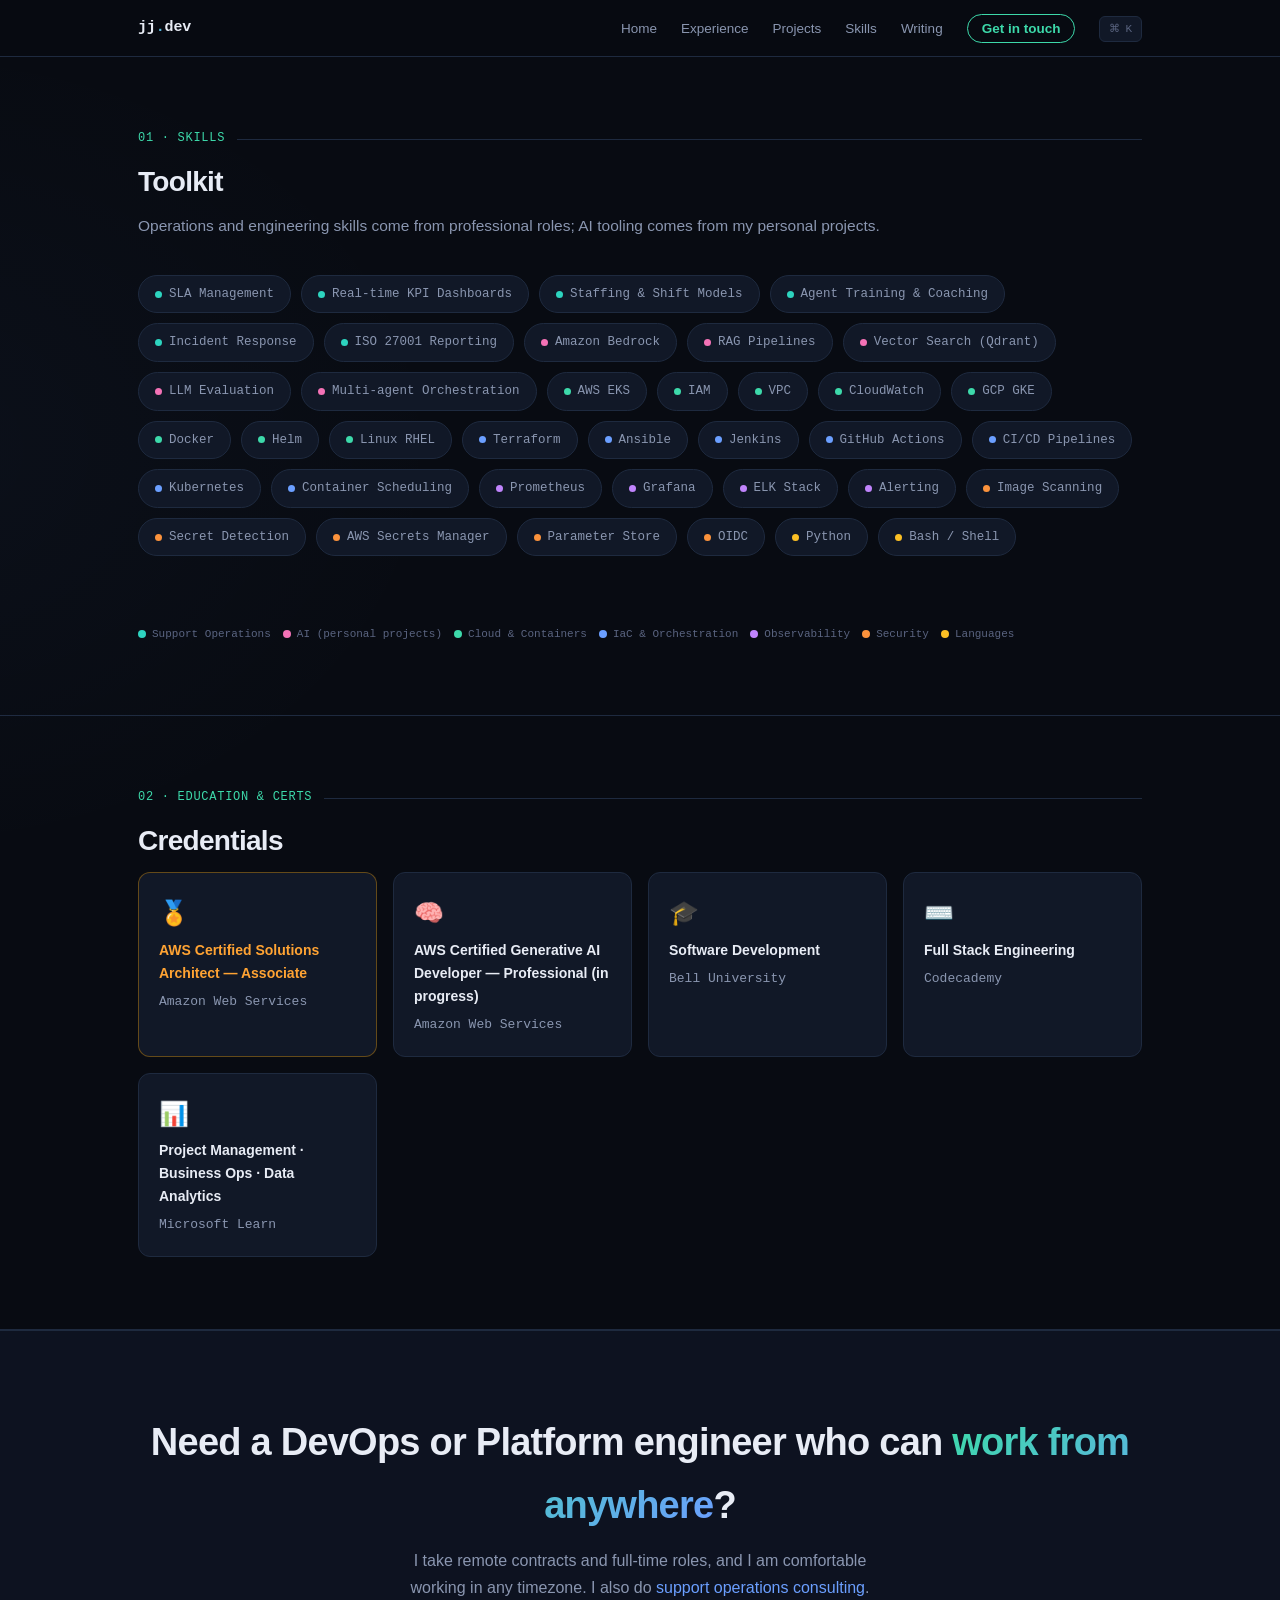
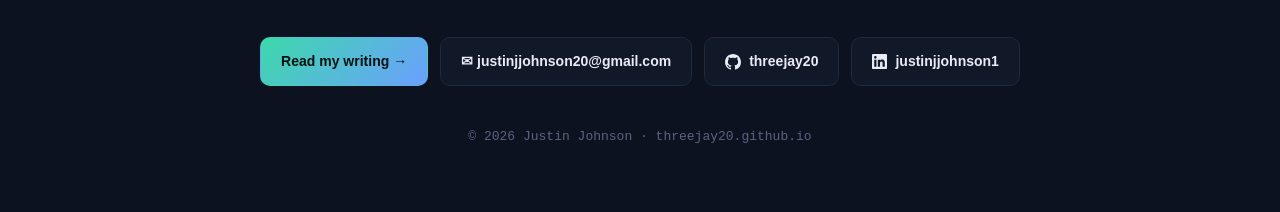
<file: skills/index.html>
<!DOCTYPE html>
<html lang="en">
<head>
<base href="/">
<meta charset="UTF-8">
<meta name="viewport" content="width=device-width, initial-scale=1.0">
<title>Skills | Justin Johnson</title>
<meta name="description" content="DevOps toolkit: Kubernetes, Terraform, AWS, Azure, CI/CD, observability and AI infrastructure, plus certifications.">
<meta name="keywords" content="DevOps engineer, platform engineer, SRE, AWS, Terraform, Kubernetes, CI/CD, GitHub Actions, remote contractor, support operations">
<meta name="author" content="Justin Johnson">
<meta property="og:type" content="website">
<meta property="og:url" content="https://threejay20.github.io">
<meta property="og:title" content="Justin Johnson · Senior DevOps &amp; Platform Engineer · AWS Certified · Remote">
<meta property="og:description" content="Senior DevOps &amp; Platform Engineer and AWS Certified Solutions Architect. CI/CD, Terraform and Kubernetes platforms that ship faster and cost less. Open to remote contracts and full-time roles.">
<meta property="og:image" content="https://threejay20.github.io/og-image.png">
<meta property="og:image:width" content="1200">
<meta property="og:image:height" content="630">
<meta name="twitter:image" content="https://threejay20.github.io/og-image.png">
<meta name="twitter:card" content="summary_large_image">
<meta name="twitter:title" content="Justin Johnson · Senior DevOps &amp; Platform Engineer · AWS Certified · Remote">
<meta name="twitter:description" content="Senior DevOps &amp; Platform Engineer and AWS Certified Solutions Architect. CI/CD, Terraform and Kubernetes platforms that ship faster and cost less. Open to remote contracts and full-time roles.">
<meta name="theme-color" content="#080b12">
<link rel="manifest" href="data:application/json,{%22name%22:%22jj.dev%22,%22short_name%22:%22jj.dev%22,%22start_url%22:%22/%22,%22display%22:%22standalone%22,%22background_color%22:%22%23080b12%22,%22theme_color%22:%22%23080b12%22}">
<style>
:root {
  --bg: #080b12;
  --bg-alt: #0d1220;
  --card: #111827;
  --card-hover: #161f30;
  --border: #1e2a3f;
  --border-bright: #2a3a57;
  --text: #e8ecf5;
  --text-dim: #8a96b0;
  --text-muted: #5a6480;
  --accent: #3dd9aa;
  --accent-dim: rgba(61,217,170,0.12);
  --accent2: #6b9fff;
  --accent2-dim: rgba(107,159,255,0.12);
  --accent3: #c084fc;
  --accent3-dim: rgba(192,132,252,0.10);
  --grad: linear-gradient(135deg, #3dd9aa, #6b9fff);
  --grad-rev: linear-gradient(135deg, #6b9fff, #c084fc);
  --mono: 'SFMono-Regular', Consolas, 'Liberation Mono', Menlo, monospace;
  --scroll-pct: 0%;
  --cx: -400px; --cy: -400px;
}
*, *::before, *::after { box-sizing: border-box; margin: 0; padding: 0; }
html { scroll-behavior: smooth; overflow-x: clip; }
body {
  background: var(--bg);
  color: var(--text);
  font-family: -apple-system, BlinkMacSystemFont, 'Segoe UI', Roboto, Helvetica, Arial, sans-serif;
  line-height: 1.65;
  overflow-x: hidden;
}
a { color: var(--accent2); text-decoration: none; }
a:hover { text-decoration: underline; }
.wrap { max-width: 1060px; margin: 0 auto; padding: 0 28px; }

/* ── LOADING ── */
#loader {
  position: fixed; inset: 0; z-index: 9999;
  background: var(--bg);
  display: flex; flex-direction: column; align-items: center; justify-content: center;
  transition: opacity 0.5s ease;
}
.loader-brand {
  font-family: var(--mono); font-size: 28px; font-weight: 700;
  background: var(--grad); -webkit-background-clip: text; -webkit-text-fill-color: transparent;
  letter-spacing: -0.02em; margin-bottom: 24px;
}
.loader-bar {
  width: 200px; height: 2px;
  background: var(--border); border-radius: 2px; overflow: hidden;
}
.loader-fill {
  height: 100%; background: var(--grad);
  animation: load-fill 0.8s ease forwards;
}
@keyframes load-fill {
  from { width: 0%; }
  to   { width: 100%; }
}

/* ── SCROLL PROGRESS ── */
.scroll-progress {
  position: fixed; top: 0; left: 0; height: 2px; z-index: 300;
  background: var(--grad);
  width: var(--scroll-pct);
  pointer-events: none;
}

/* ── CURSOR GLOW ── */
.cursor-glow {
  position: fixed; pointer-events: none; z-index: 1;
  width: 500px; height: 500px; border-radius: 50%;
  background: radial-gradient(circle, rgba(61,217,170,0.035) 0%, transparent 70%);
  left: var(--cx); top: var(--cy);
  transform: translate(-50%, -50%);
  will-change: left, top;
  transition: left 0.15s ease, top 0.15s ease;
}

/* ── AURORA ── */
.aurora-wrap {
  position: absolute; inset: 0; pointer-events: none; overflow: hidden; z-index: 0;
}
.aurora-orb {
  position: absolute; border-radius: 50%;
  filter: blur(90px);
  will-change: transform;
}
.orb1 {
  width: 650px; height: 450px;
  background: radial-gradient(ellipse, rgba(61,217,170,0.28) 0%, transparent 70%);
  top: -120px; right: -80px;
  animation: orb-drift1 10s ease-in-out infinite alternate;
}
.orb2 {
  width: 550px; height: 380px;
  background: radial-gradient(ellipse, rgba(107,159,255,0.22) 0%, transparent 70%);
  bottom: -100px; left: -60px;
  animation: orb-drift2 13s ease-in-out infinite alternate;
}
.orb3 {
  width: 300px; height: 300px;
  background: radial-gradient(ellipse, rgba(192,132,252,0.18) 0%, transparent 70%);
  top: 40%; left: 40%;
  animation: orb-drift3 9s ease-in-out infinite alternate;
}
@keyframes orb-drift1 {
  0%   { transform: translate(0, 0) scale(1); }
  100% { transform: translate(50px, 30px) scale(1.12); }
}
@keyframes orb-drift2 {
  0%   { transform: translate(0, 0) scale(1); }
  100% { transform: translate(-40px, -25px) scale(1.08); }
}
@keyframes orb-drift3 {
  0%   { transform: translate(0, 0) scale(1); }
  100% { transform: translate(30px, -20px) scale(1.15); }
}

/* ── HERO SPOTLIGHT ── */
.hero-spotlight {
  position: absolute; pointer-events: none; z-index: 1;
  width: 680px; height: 580px; border-radius: 50%;
  background: radial-gradient(ellipse, rgba(61,217,170,0.07) 0%, transparent 65%);
  top: 50%; left: 26%;
  transform: translate(-50%, -50%);
  animation: orb-drift3 11s ease-in-out infinite alternate;
}

/* ── HERO GRID ── */
.hero-grid {
  position: absolute; inset: 0; pointer-events: none; z-index: 0;
  background-image:
    linear-gradient(rgba(30,42,63,0.35) 1px, transparent 1px),
    linear-gradient(90deg, rgba(30,42,63,0.35) 1px, transparent 1px);
  background-size: 48px 48px;
  mask-image: radial-gradient(ellipse 90% 80% at 50% 0%, black 0%, transparent 70%);
}

/* ── SCROLL REVEAL ── */
.reveal {
  opacity: 0;
  transform: translateY(28px);
  transition: opacity 0.7s cubic-bezier(0.16,1,0.3,1), transform 0.7s cubic-bezier(0.16,1,0.3,1);
}
.reveal.visible { opacity: 1; transform: none; }
.reveal-d1 { transition-delay: 0.08s; }
.reveal-d2 { transition-delay: 0.16s; }
.reveal-d3 { transition-delay: 0.24s; }
.reveal-d4 { transition-delay: 0.32s; }

/* ── NAV ── */
nav {
  position: sticky; top: 0; z-index: 200;
  background: rgba(8,11,18,0.85);
  backdrop-filter: blur(16px);
  border-bottom: 1px solid var(--border);
}
nav .wrap { display: flex; align-items: center; justify-content: space-between; padding: 14px 28px; }
.brand { font-family: var(--mono); font-size: 15px; font-weight: 700; letter-spacing: -0.01em; cursor: pointer; }
.brand .g { background: var(--grad); -webkit-background-clip: text; -webkit-text-fill-color: transparent; }
nav ul { display: flex; gap: 24px; list-style: none; align-items: center; }
nav a { color: var(--text-dim); font-size: 13.5px; font-weight: 500; transition: color .15s; }
nav a:hover { color: var(--accent); text-decoration: none; }
.nav-cmd {
  display: inline-flex; align-items: center; gap: 5px;
  font-family: var(--mono); font-size: 11px; color: var(--text-muted);
  background: var(--card); border: 1px solid var(--border);
  padding: 3px 9px; border-radius: 6px; cursor: pointer;
  transition: border-color .15s, color .15s;
}
.nav-cmd:hover { border-color: var(--accent); color: var(--accent); }
.nav-cmd kbd { font-family: var(--mono); font-size: 11px; }

/* ── HERO ── */
header.hero {
  position: relative;
  padding: 120px 0 100px;
  border-bottom: 1px solid var(--border);
  overflow: hidden;
}
.hero-inner {
  display: grid;
  grid-template-columns: 1fr 1fr;
  gap: 40px;
  align-items: center;
  position: relative; z-index: 2;
}
.status-badge {
  display: inline-flex; align-items: center; gap: 8px;
  font-family: var(--mono); font-size: 12px; color: var(--accent);
  background: var(--accent-dim); border: 1px solid rgba(61,217,170,0.25);
  padding: 6px 14px; border-radius: 20px; margin-bottom: 22px;
  letter-spacing: .04em;
}
.status-dot {
  width: 7px; height: 7px; border-radius: 50%; background: var(--accent);
  animation: pulse 2s ease-in-out infinite;
}
@keyframes pulse {
  0%, 100% { opacity: 1; transform: scale(1); box-shadow: 0 0 0 0 rgba(61,217,170,0.4); }
  50% { opacity: .6; transform: scale(.8); box-shadow: 0 0 0 5px rgba(61,217,170,0); }
}
h1 {
  font-size: 88px; font-weight: 800; letter-spacing: -0.04em; line-height: 1.0;
  margin-bottom: 14px;
}
h1 .name-grad { background: var(--grad); -webkit-background-clip: text; -webkit-text-fill-color: transparent; }
.role-line {
  font-size: 18px; color: var(--text-dim); margin-bottom: 8px;
  display: flex; align-items: center; gap: 10px; flex-wrap: wrap;
}
.cert-badge {
  display: inline-flex; align-items: center; gap: 5px;
  font-size: 12px; font-family: var(--mono);
  background: rgba(255,165,0,0.1); border: 1px solid rgba(255,165,0,0.3);
  color: #ffa333; padding: 3px 10px; border-radius: 12px;
}
.lede { max-width: 600px; color: var(--text-dim); font-size: 16px; margin-bottom: 28px; line-height: 1.72; }

.hero-stats { display: flex; gap: 28px; flex-wrap: wrap; margin-bottom: 32px; }
.stat { display: flex; flex-direction: column; }
.stat-num {
  font-size: 26px; font-weight: 800; letter-spacing: -0.02em;
  background: var(--grad); -webkit-background-clip: text; -webkit-text-fill-color: transparent;
  line-height: 1.1;
}
.stat-label { font-size: 11.5px; color: var(--text-muted); font-family: var(--mono); margin-top: 2px; }

.cta-row { display: flex; gap: 10px; flex-wrap: wrap; }
.btn {
  display: inline-flex; align-items: center; gap: 8px;
  font-size: 14px; font-weight: 600; padding: 11px 20px;
  border-radius: 9px; border: 1px solid var(--border); transition: all .18s ease;
  cursor: pointer;
}
.btn-primary {
  background: var(--grad); color: #06120f; border-color: transparent;
}
.btn-primary:hover { opacity: .88; transform: translateY(-1px); text-decoration: none; }
.btn-ghost { color: var(--text); background: rgba(255,255,255,0.03); }
.btn-ghost:hover { border-color: var(--accent2); color: var(--accent2); background: var(--accent2-dim); text-decoration: none; transform: translateY(-1px); }

/* ── TERMINAL ── */
.terminal-wrap {
  background: #0a0f1a;
  border: 1px solid var(--border-bright);
  border-radius: 14px;
  overflow: hidden;
  box-shadow: 0 24px 80px rgba(0,0,0,0.6), 0 0 0 1px rgba(61,217,170,0.20);
  position: relative;
}
.terminal-wrap::before {
  content: '';
  position: absolute; inset: -1px;
  border-radius: 15px;
  background: linear-gradient(135deg, rgba(61,217,170,0.2), rgba(107,159,255,0.1), transparent 60%);
  pointer-events: none; z-index: 0;
}
.terminal-bar {
  display: flex; align-items: center; gap: 8px;
  padding: 10px 14px; background: #0d1320; border-bottom: 1px solid var(--border);
  position: relative; z-index: 1;
}
.t-dot { width: 10px; height: 10px; border-radius: 50%; }
.t-dot.red    { background: #ff5f57; }
.t-dot.yellow { background: #ffbd2e; }
.t-dot.green  { background: #28c840; }
.t-title { font-family: var(--mono); font-size: 11px; color: var(--text-muted); margin-left: auto; margin-right: auto; }
.terminal-body {
  padding: 14px 16px; min-height: 340px; position: relative; z-index: 1;
  font-family: var(--mono); font-size: 12.5px; line-height: 1.7;
}
.t-line { display: block; }
.t-prompt { color: var(--accent); }
.t-cmd { color: var(--text); }
.t-out { color: var(--text-muted); }
.t-success { color: var(--accent); }
.t-info { color: var(--accent2); }
.t-cursor {
  display: inline-block; width: 8px; height: 14px;
  background: var(--accent); vertical-align: middle;
  animation: blink 1s step-end infinite;
}
@keyframes blink { 0%, 100% { opacity: 1; } 50% { opacity: 0; } }

/* ── SECTION COMMON ── */
section { padding: 72px 0; border-bottom: 1px solid var(--border); }
.section-label {
  display: flex; align-items: center; gap: 12px; margin-bottom: 10px;
}
.section-num { font-family: var(--mono); font-size: 12px; color: var(--accent); letter-spacing: .06em; }
.section-line { flex: 1; height: 1px; background: var(--border); }
h2 { font-size: 28px; font-weight: 800; letter-spacing: -0.025em; margin-bottom: 8px; }
.section-subtitle { color: var(--text-dim); font-size: 15.5px; margin-bottom: 36px; }

/* ── IMPACT ── */
.impact-strip {
  display: grid;
  grid-template-columns: repeat(auto-fit, minmax(210px, 1fr));
  gap: 1px; background: var(--border);
  border: 1px solid var(--border); border-radius: 14px; overflow: hidden;
}
.impact-cell {
  background: var(--card); padding: 28px 22px;
  transition: background .2s;
}
.impact-cell:hover { background: var(--card-hover); }
.impact-num {
  font-size: 36px; font-weight: 800; letter-spacing: -0.03em; line-height: 1;
  background: var(--grad); -webkit-background-clip: text; -webkit-text-fill-color: transparent;
  margin-bottom: 8px;
}
.impact-label { font-size: 13px; color: var(--text-dim); line-height: 1.4; }
.impact-label strong { color: var(--text); display: block; }

/* ── PROJECTS ── */
.filter-tabs {
  display: flex; gap: 8px; margin-bottom: 28px; flex-wrap: wrap;
}
.filter-tab {
  font-family: var(--mono); font-size: 12px; font-weight: 600;
  padding: 6px 16px; border-radius: 20px; border: 1px solid var(--border);
  color: var(--text-dim); background: transparent; cursor: pointer;
  transition: all .15s;
}
.filter-tab:hover { border-color: var(--accent); color: var(--accent); }
.filter-tab.active {
  background: var(--accent-dim); border-color: rgba(61,217,170,0.4); color: var(--accent);
}

.project {
  position: relative;
  background: var(--card); border: 1px solid var(--border); border-radius: 16px;
  padding: 30px; margin-bottom: 24px; overflow: hidden;
  transition: border-color .25s, background .25s, transform .25s, box-shadow .25s;
}
.project::after {
  content: '';
  position: absolute; inset: 0; border-radius: 16px;
  background: var(--grad);
  opacity: 0;
  transition: opacity .25s;
  pointer-events: none;
  padding: 1px;
  -webkit-mask: linear-gradient(#fff 0 0) content-box, linear-gradient(#fff 0 0);
  -webkit-mask-composite: xor;
  mask-composite: exclude;
}
.project:hover {
  border-color: transparent;
  background: var(--card-hover);
  transform: translateY(-3px);
  box-shadow: 0 20px 60px rgba(0,0,0,0.3);
}
.project:hover::after { opacity: 1; }

.project-top { display: flex; justify-content: space-between; align-items: flex-start; gap: 16px; flex-wrap: wrap; margin-bottom: 6px; }
.project h3 { font-size: 20px; font-weight: 700; }
.proj-badges { display: flex; gap: 8px; flex-wrap: wrap; }
.proj-badge {
  display: inline-flex; align-items: center; gap: 5px;
  font-family: var(--mono); font-size: 11px;
  padding: 4px 10px; border-radius: 10px; white-space: nowrap;
}
.badge-star { background: rgba(255,215,0,0.1); border: 1px solid rgba(255,215,0,0.25); color: #ffd700; }
.badge-ai { background: var(--accent3-dim); border: 1px solid rgba(192,132,252,0.3); color: var(--accent3); }
.proj-type { font-family: var(--mono); font-size: 12px; color: var(--accent); margin-bottom: 12px; }
.project p.desc { color: var(--text-dim); font-size: 15px; margin-bottom: 18px; line-height: 1.65; }

.modules { display: flex; flex-wrap: wrap; gap: 8px; margin-bottom: 20px; }
.module {
  font-size: 12px; font-family: var(--mono);
  padding: 4px 11px; border-radius: 8px; border: 1px solid var(--border-bright);
  color: var(--text-dim); background: var(--bg-alt);
}
.module.green { border-color: rgba(61,217,170,0.3); color: var(--accent); background: var(--accent-dim); }
.module.blue  { border-color: rgba(107,159,255,0.3); color: var(--accent2); background: var(--accent2-dim); }
.module.purple{ border-color: rgba(192,132,252,0.3); color: var(--accent3); background: var(--accent3-dim); }
.module.orange{ border-color: rgba(251,146,60,0.3); color: #fb923c; background: rgba(251,146,60,0.08); }

.project-list { list-style: none; margin-bottom: 20px; display: grid; grid-template-columns: 1fr 1fr; gap: 8px; }
.project-list li {
  font-size: 13.5px; color: var(--text-dim); padding-left: 16px;
  position: relative; line-height: 1.5;
}
.project-list li::before { content: "→"; position: absolute; left: 0; color: var(--accent); font-size: 11px; top: 3px; }

.project-footer {
  display: flex; justify-content: space-between; align-items: center;
  flex-wrap: wrap; gap: 12px; padding-top: 18px; border-top: 1px solid var(--border);
}
.stack-chips { display: flex; flex-wrap: wrap; gap: 4px; }
.s-chip {
  font-family: var(--mono); font-size: 10px; color: var(--text-muted);
  border: 1px solid var(--border); padding: 2px 6px; border-radius: 4px;
  background: var(--bg-alt);
}
.link-out {
  font-family: var(--mono); font-size: 12.5px; color: var(--accent2);
  display: inline-flex; align-items: center; gap: 5px;
  transition: gap .15s, color .15s;
}
.link-out:hover { gap: 9px; color: var(--accent); text-decoration: none; }

/* ── INFRASTRUCTURE LAB ── */
#infra-lab { background: var(--bg); }
.infra-grid { display: grid; grid-template-columns: repeat(auto-fit, minmax(250px, 1fr)); gap: 18px; }
.infra-card {
  background: var(--card); border: 1px solid var(--border); border-radius: 14px;
  padding: 22px; transition: border-color .2s, background .2s;
}
.infra-card:hover { border-color: var(--border-bright); background: var(--card-hover); }
.infra-card-head {
  display: flex; justify-content: space-between; align-items: center; margin-bottom: 16px;
}
.infra-label { font-family: var(--mono); font-size: 11.5px; color: var(--text-muted); text-transform: uppercase; letter-spacing: .06em; }
.infra-status {
  display: flex; align-items: center; gap: 6px;
  font-family: var(--mono); font-size: 11px; color: var(--accent);
}
.infra-dot { width: 6px; height: 6px; border-radius: 50%; background: var(--accent); animation: pulse 2s ease-in-out infinite; }
.infra-value {
  font-size: 32px; font-weight: 800; letter-spacing: -0.03em;
  background: var(--grad); -webkit-background-clip: text; -webkit-text-fill-color: transparent;
  margin-bottom: 10px; line-height: 1;
}
.infra-bar { height: 4px; background: var(--border); border-radius: 2px; overflow: hidden; margin-bottom: 10px; }
.infra-fill { height: 100%; border-radius: 2px; background: var(--grad); transition: width 1.2s ease; }
.infra-fill.warning { background: linear-gradient(135deg, #fbbf24, #f59e0b); }
.infra-sub { font-size: 12px; color: var(--text-muted); font-family: var(--mono); }

.pipeline-list { display: flex; flex-direction: column; gap: 10px; }
.pipeline-item { display: flex; align-items: center; gap: 10px; }
.pipeline-name { font-family: var(--mono); font-size: 12px; color: var(--text-dim); flex: 1; }
.pipeline-tag {
  font-family: var(--mono); font-size: 10.5px; padding: 2px 8px; border-radius: 8px;
  white-space: nowrap;
}
.tag-pass { background: rgba(61,217,170,0.15); color: var(--accent); border: 1px solid rgba(61,217,170,0.3); }
.tag-run  { background: rgba(251,191,36,0.12); color: #fbbf24; border: 1px solid rgba(251,191,36,0.3); }
.tag-fail { background: rgba(239,68,68,0.12); color: #f87171; border: 1px solid rgba(239,68,68,0.25); }

/* ── CLOUD ARCH EXPLORER ── */
#cloud-arch { background: var(--bg-alt); }
.arch-container {
  background: var(--card); border: 1px solid var(--border); border-radius: 16px;
  padding: 24px; overflow: hidden;
}
.arch-tabs { display: flex; gap: 8px; margin-bottom: 20px; flex-wrap: wrap; }
.arch-tab {
  font-family: var(--mono); font-size: 11.5px;
  padding: 5px 14px; border-radius: 8px; border: 1px solid var(--border);
  color: var(--text-dim); background: transparent; cursor: pointer; transition: all .15s;
}
.arch-tab.active { background: var(--accent-dim); border-color: rgba(61,217,170,0.4); color: var(--accent); }
.arch-svg-wrap { position: relative; }
#arch-svg { width: 100%; display: block; }
.arch-tooltip {
  position: absolute; background: var(--card-hover); border: 1px solid var(--border-bright);
  border-radius: 10px; padding: 12px 16px; font-size: 13px; color: var(--text);
  pointer-events: none; opacity: 0; transition: opacity .2s;
  max-width: 220px; z-index: 10; box-shadow: 0 8px 32px rgba(0,0,0,0.4);
  font-family: var(--mono);
}
.arch-tooltip strong { color: var(--accent); display: block; margin-bottom: 4px; font-size: 12px; }

/* ── EXPERIENCE ── */
.timeline { position: relative; padding-left: 32px; }
.timeline::before {
  content: ""; position: absolute; left: 6px; top: 8px; bottom: 8px; width: 2px;
  background: linear-gradient(to bottom, var(--accent), var(--accent2), rgba(107,159,255,0.1));
  box-shadow: 0 0 12px rgba(61,217,170,0.3);
}
.job { position: relative; margin-bottom: 40px; }
.job-dot {
  position: absolute; left: -32px; top: 6px;
  width: 14px; height: 14px; border-radius: 50%;
  background: var(--bg); border: 2px solid var(--accent);
  box-shadow: 0 0 0 3px rgba(61,217,170,0.18), 0 0 14px rgba(61,217,170,0.3);
  transition: box-shadow .2s;
}
.job-dot.past { border-color: var(--accent2); box-shadow: 0 0 0 3px var(--accent2-dim), 0 0 10px rgba(107,159,255,0.2); }
.job-dot.dim  { border-color: var(--text-muted); box-shadow: 0 0 0 3px rgba(90,100,128,0.1); }
.job:hover .job-dot { box-shadow: 0 0 0 5px rgba(61,217,170,0.25), 0 0 20px rgba(61,217,170,0.4); }
.job-card {
  background: var(--card); border: 1px solid var(--border);
  border-radius: 12px; padding: 22px 24px;
  transition: border-color .2s, background .2s;
}
.job-card:hover { border-color: var(--border-bright); background: var(--card-hover); }
.job-head { display: flex; justify-content: space-between; flex-wrap: wrap; gap: 8px; margin-bottom: 14px; }
.job-title { font-size: 16px; font-weight: 700; }
.job-company { color: var(--accent2); font-weight: 600; }
.job-dates {
  font-family: var(--mono); font-size: 12px; color: var(--text-muted);
  background: var(--bg-alt); border: 1px solid var(--border);
  padding: 3px 10px; border-radius: 10px; white-space: nowrap; align-self: flex-start;
}
.job ul { padding-left: 0; list-style: none; display: flex; flex-direction: column; gap: 8px; }
.job ul li {
  color: var(--text-dim); font-size: 14px; padding-left: 18px;
  position: relative; display: flex; align-items: flex-start; flex-wrap: wrap; gap: 8px;
}
.job ul li::before { content: "·"; position: absolute; left: 4px; color: var(--accent); font-size: 16px; line-height: 1.4; }
.metric {
  display: inline-block; font-family: var(--mono); font-size: 11px; font-weight: 700;
  padding: 2px 8px; border-radius: 5px;
  background: rgba(61,217,170,0.12); border: 1px solid rgba(61,217,170,0.25); color: var(--accent);
}

/* ── SKILLS (floating pills) ── */
.skills-cloud {
  display: flex; flex-wrap: wrap; gap: 10px;
  justify-content: flex-start;
}
.skill-pill {
  display: inline-flex; align-items: center; gap: 7px;
  font-family: var(--mono); font-size: 12.5px;
  padding: 8px 16px; border-radius: 24px;
  border: 1px solid var(--border); background: var(--card); color: var(--text-dim);
  transition: all .18s ease;
  opacity: 0; transform: translateY(10px) scale(0.95);
  cursor: default;
}
.skill-pill.visible { opacity: 1; transform: translateY(0) scale(1); }
.skill-pill:hover {
  border-color: var(--accent); color: var(--text); background: var(--card-hover);
  transform: translateY(-2px) scale(1.03);
  box-shadow: 0 4px 16px rgba(61,217,170,0.15);
}
.skill-pill.cat-cloud:hover  { border-color: var(--accent); box-shadow: 0 4px 16px rgba(61,217,170,0.18); }
.skill-pill.cat-iac:hover    { border-color: var(--accent2); box-shadow: 0 4px 16px rgba(107,159,255,0.18); }
.skill-pill.cat-obs:hover    { border-color: var(--accent3); box-shadow: 0 4px 16px rgba(192,132,252,0.18); }
.skill-pill.cat-sec:hover    { border-color: #fb923c; box-shadow: 0 4px 16px rgba(251,146,60,0.15); }
.skill-pill.cat-lang:hover   { border-color: #fbbf24; box-shadow: 0 4px 16px rgba(251,191,36,0.15); }
.pill-dot { width: 7px; height: 7px; border-radius: 50%; flex-shrink: 0; }
.pd-green  { background: var(--accent); }
.pd-blue   { background: var(--accent2); }
.pd-purple { background: var(--accent3); }
.pd-orange { background: #fb923c; }
.pd-yellow { background: #fbbf24; }
.pd-teal   { background: #2dd4bf; }
.pd-pink   { background: #f472b6; }
.skill-pill.cat-ops:hover    { border-color: #2dd4bf; box-shadow: 0 4px 16px rgba(45,212,191,0.18); }
.skill-pill.cat-ai:hover     { border-color: #f472b6; box-shadow: 0 4px 16px rgba(244,114,182,0.15); }
.nav-work { color: var(--accent) !important; font-weight: 600; }
.label-tag { display: inline-block; font-family: var(--mono); font-size: 11px; letter-spacing: .04em; text-transform: uppercase; padding: 3px 9px; border-radius: 999px; border: 1px solid var(--border-bright); color: var(--text-dim); margin-bottom: 10px; }
.label-tag.pro { border-color: rgba(61,217,170,0.4); color: var(--accent); }
.why-line { margin-top: 12px; padding: 12px 14px; border-left: 2px solid var(--accent); background: var(--accent-dim); border-radius: 0 8px 8px 0; font-size: 14px; color: var(--text); }
.why-line strong { color: var(--accent); }
.case-grid { display: grid; grid-template-columns: repeat(auto-fit, minmax(260px, 1fr)); gap: 18px; margin-top: 18px; }
.case-block h4 { font-size: 13px; font-family: var(--mono); color: var(--text-muted); text-transform: uppercase; letter-spacing: .06em; margin-bottom: 6px; }
.case-block p, .case-block li { font-size: 14.5px; color: var(--text-dim); }
.case-block ul { padding-left: 18px; }

.skills-legend { display: flex; flex-wrap: wrap; gap: 12px; margin-top: 20px; }
.legend-item {
  display: flex; align-items: center; gap: 6px;
  font-family: var(--mono); font-size: 11px; color: var(--text-muted);
}

/* ── EDUCATION / CERTS ── */
.edu-grid { display: grid; grid-template-columns: repeat(auto-fit, minmax(220px, 1fr)); gap: 16px; }
.edu-card {
  border: 1px solid var(--border); background: var(--card); border-radius: 12px;
  padding: 20px; display: flex; flex-direction: column; gap: 6px;
  transition: border-color .2s, transform .2s;
}
.edu-card:hover { border-color: var(--border-bright); transform: translateY(-2px); }
.edu-icon { font-size: 24px; }
.edu-name { font-weight: 700; font-size: 14px; }
.edu-org { color: var(--text-dim); font-size: 13px; font-family: var(--mono); }
.edu-highlight { border-color: rgba(255,165,0,0.35); }
.edu-highlight .edu-name { color: #ffa333; }
.edu-highlight:hover { border-color: rgba(255,165,0,0.6); box-shadow: 0 4px 20px rgba(255,165,0,0.1); }

/* ── CONTACT / FOOTER ── */
footer {
  padding: 80px 0 64px; text-align: center; background: var(--bg-alt);
  border-top: 1px solid var(--border);
}
.foot-cta { font-size: 38px; font-weight: 800; letter-spacing: -0.02em; margin-bottom: 12px; }
.foot-cta .g { background: var(--grad); -webkit-background-clip: text; -webkit-text-fill-color: transparent; }
.foot-sub { color: var(--text-dim); font-size: 16px; margin-bottom: 36px; max-width: 480px; margin-left: auto; margin-right: auto; }
.foot-links { display: flex; justify-content: center; gap: 12px; flex-wrap: wrap; margin-bottom: 40px; }
.foot-link {
  display: inline-flex; align-items: center; gap: 8px; font-size: 14px; font-weight: 600;
  padding: 12px 20px; border-radius: 10px; border: 1px solid var(--border);
  color: var(--text); background: var(--card); transition: all .18s;
}
.foot-link:hover { border-color: var(--accent); color: var(--accent); background: var(--accent-dim); text-decoration: none; transform: translateY(-2px); }
.foot-link.primary { background: var(--grad); color: #06120f; border-color: transparent; }
.foot-link.primary:hover { opacity: .88; color: #06120f; background: var(--grad); }
.foot-meta { color: var(--text-muted); font-size: 13px; font-family: var(--mono); }
.foot-meta span { color: var(--text-dim); }

/* ── COMMAND PALETTE ── */
.cmd-backdrop {
  position: fixed; inset: 0; z-index: 1000;
  background: rgba(8,11,18,0.75); backdrop-filter: blur(8px);
  display: none; align-items: flex-start; justify-content: center;
  padding-top: 80px;
}
.cmd-backdrop.open { display: flex; }
.cmd-box {
  background: var(--card); border: 1px solid var(--border-bright);
  border-radius: 16px; width: 100%; max-width: 540px;
  box-shadow: 0 40px 120px rgba(0,0,0,0.6);
  overflow: hidden;
  animation: cmd-in 0.18s ease;
}
@keyframes cmd-in {
  from { opacity: 0; transform: translateY(-12px) scale(0.97); }
  to   { opacity: 1; transform: translateY(0) scale(1); }
}
.cmd-input-wrap {
  display: flex; align-items: center; gap: 10px;
  padding: 14px 18px; border-bottom: 1px solid var(--border);
}
.cmd-icon { font-size: 16px; color: var(--text-muted); }
#cmd-input {
  flex: 1; background: transparent; border: none; outline: none;
  font-size: 16px; color: var(--text); font-family: inherit;
}
#cmd-input::placeholder { color: var(--text-muted); }
.cmd-list { padding: 8px; max-height: 320px; overflow-y: auto; }
.cmd-item {
  display: flex; align-items: center; gap: 12px;
  padding: 10px 12px; border-radius: 8px; cursor: pointer;
  transition: background .1s;
}
.cmd-item:hover, .cmd-item.selected { background: var(--card-hover); }
.cmd-item-icon { font-size: 16px; width: 20px; text-align: center; }
.cmd-item-text { flex: 1; font-size: 14px; color: var(--text); }
.cmd-item-hint { font-family: var(--mono); font-size: 11px; color: var(--text-muted); }
.cmd-footer {
  padding: 8px 16px; border-top: 1px solid var(--border);
  display: flex; gap: 16px; font-family: var(--mono); font-size: 11px; color: var(--text-muted);
}
.cmd-footer kbd {
  background: var(--bg); border: 1px solid var(--border); border-radius: 4px;
  padding: 1px 5px; margin-right: 4px;
}

/* ── HERO NETWORK CANVAS ── */
#hero-net {
  position: absolute; inset: 0; width: 100%; height: 100%;
  pointer-events: none; z-index: 0; opacity: 0.55;
}

/* ── SECTION LIGHTING ── */
section { overflow: hidden; }
#impact::before {
  content: ''; position: absolute; top: -60px; left: 50%; transform: translateX(-50%);
  width: 900px; height: 350px; pointer-events: none;
  background: radial-gradient(ellipse at top, rgba(61,217,170,0.055) 0%, transparent 65%);
}
#projects::before {
  content: ''; position: absolute; top: 0; right: -150px;
  width: 700px; height: 100%; pointer-events: none;
  background: radial-gradient(ellipse at right, rgba(107,159,255,0.04) 0%, transparent 65%);
}
#cloud-arch::before {
  content: ''; position: absolute; bottom: -60px; left: -100px;
  width: 700px; height: 500px; pointer-events: none;
  background: radial-gradient(ellipse at bottom left, rgba(192,132,252,0.05) 0%, transparent 65%);
}
#infra-lab::before {
  content: ''; position: absolute; top: 50%; left: 50%; transform: translate(-50%,-50%);
  width: 800px; height: 400px; pointer-events: none;
  background: radial-gradient(ellipse, rgba(61,217,170,0.04) 0%, transparent 65%);
}
#skills::before {
  content: ''; position: absolute; top: 0; left: -100px;
  width: 600px; height: 100%; pointer-events: none;
  background: radial-gradient(ellipse at left, rgba(107,159,255,0.035) 0%, transparent 65%);
}

/* ── PROJECT LANDING PAGE ── */
.project-banner {
  margin: -30px -30px 22px;
  height: 72px;
  position: relative; overflow: hidden;
  border-bottom: 1px solid var(--border);
  background: var(--bg);
}
.pb-bg {
  position: absolute; inset: 0;
  background: linear-gradient(135deg, rgba(13,18,32,0.95) 0%, rgba(8,11,18,1) 100%);
}
.pb-grid {
  position: absolute; inset: 0;
  background-image:
    linear-gradient(rgba(30,42,63,0.25) 1px, transparent 1px),
    linear-gradient(90deg, rgba(30,42,63,0.25) 1px, transparent 1px);
  background-size: 28px 28px;
}
.pb-glow {
  position: absolute; top: 50%; left: 50%; transform: translate(-50%,-50%);
  width: 400px; height: 200px; pointer-events: none;
  background: radial-gradient(ellipse, rgba(61,217,170,0.07) 0%, transparent 70%);
}
.pb-pipeline {
  position: absolute; inset: 0;
  display: flex; align-items: center; justify-content: center;
  gap: 0; padding: 0 24px; z-index: 1;
}
.pb-node { text-align: center; display: flex; flex-direction: column; align-items: center; gap: 5px; }
.pb-node-box {
  display: inline-flex; align-items: center; justify-content: center;
  padding: 3px 8px; border-radius: 5px;
  background: rgba(8,11,18,0.9); border: 1px solid var(--border-bright);
  font-family: var(--mono); font-size: 9.5px; color: var(--text-dim);
  white-space: nowrap; line-height: 1.3;
  transition: border-color 0.2s;
}
.pb-node-box.g  { border-color: rgba(61,217,170,0.45); color: var(--accent); }
.pb-node-box.b  { border-color: rgba(107,159,255,0.45); color: var(--accent2); }
.pb-node-box.o  { border-color: rgba(251,146,60,0.45); color: #fb923c; }
.pb-node-box.p  { border-color: rgba(192,132,252,0.45); color: var(--accent3); }
.pb-node-box.y  { border-color: rgba(251,191,36,0.45); color: #fbbf24; }
.pb-node-icon { font-size: 15px; line-height: 1; }
.pb-arrow {
  font-family: var(--mono); color: var(--border-bright);
  margin: 0 6px; font-size: 15px; flex-shrink: 0;
  padding-bottom: 2px;
}
/* animated packet travelling along banner */
@keyframes pb-travel {
  0%   { left: 3%;  opacity: 0; }
  6%   { opacity: 1; }
  93%  { opacity: 1; }
  100% { left: 95%; opacity: 0; }
}
.pb-packet {
  position: absolute; top: calc(50% - 3px);
  width: 6px; height: 6px; border-radius: 50%;
  background: var(--accent); box-shadow: 0 0 8px var(--accent), 0 0 16px var(--accent);
  animation: pb-travel 2.8s ease-in-out infinite;
  z-index: 2;
}
.pb-packet.p2 { animation-delay: 0.95s; background: var(--accent2); box-shadow: 0 0 8px var(--accent2), 0 0 16px var(--accent2); }
.pb-packet.p3 { animation-delay: 1.9s;  background: var(--accent3); box-shadow: 0 0 8px var(--accent3), 0 0 16px var(--accent3); }

/* ── PROJECT KPI STRIP ── */
.project-kpis {
  display: flex; gap: 0; margin-bottom: 20px;
  background: rgba(255,255,255,0.018);
  border: 1px solid var(--border); border-radius: 10px; overflow: hidden;
}
.project-kpi {
  flex: 1; padding: 11px 14px; text-align: center;
  border-right: 1px solid var(--border);
}
.project-kpi:last-child { border-right: none; }
.project-kpi-num {
  font-size: 17px; font-weight: 800; letter-spacing: -0.02em;
  background: var(--grad); -webkit-background-clip: text; -webkit-text-fill-color: transparent;
  line-height: 1.15;
}
.project-kpi-label {
  font-size: 10px; font-family: var(--mono); color: var(--text-muted); margin-top: 2px;
}

/* ── RESPONSIVE ── */
@media (max-width: 860px) {
  .hero-inner { grid-template-columns: 1fr; }
  .terminal-wrap { display: none; }
}
@media (max-width: 680px) {
  h1 { font-size: 38px; }
  header.hero { padding: 80px 0 60px; }
  nav ul { gap: 14px; }
  nav a { font-size: 12.5px; }
  .project-list { grid-template-columns: 1fr; }
  .hero-stats { gap: 18px; }
  .stat-num { font-size: 22px; }
  .impact-num { font-size: 30px; }
  .foot-cta { font-size: 28px; }
  .nav-cmd { display: none; }
}

.post-list{display:grid;grid-template-columns:repeat(3,minmax(0,1fr));gap:16px;margin:28px 0 20px}
.post-card{display:block;background:var(--card);border:1px solid var(--border);border-radius:14px;padding:18px 20px;text-decoration:none;color:inherit;transition:border-color .2s,transform .2s}
.post-card:hover{border-color:var(--accent);transform:translateY(-2px)}
.post-card h3{margin:8px 0 6px;font-size:18px;line-height:1.3;color:var(--text)}
.post-card p{margin:0;color:var(--text-dim);font-size:15px}
.post-tag{font-family:var(--mono);font-size:11px;letter-spacing:.06em;color:var(--accent);text-transform:uppercase}
@media(max-width:880px){.post-list{grid-template-columns:1fr}}

.hero-id{display:flex;align-items:center;gap:20px;flex-wrap:nowrap;margin-bottom:8px}.hero-id h1{font-size:clamp(2rem,3.6vw,3.2rem);line-height:1.05;margin:0 0 6px}.hero-id .cert-badge{margin-top:6px}
.hero-photo{width:112px;height:112px;border-radius:50%;object-fit:cover;object-position:50% 8%;border:2px solid var(--accent);box-shadow:0 0 0 6px rgba(61,217,170,.12);flex:none}
@media(max-width:600px){.hero-photo{width:84px;height:84px}}

/* polish: larger photo, compact terminal, collapsible project detail */
.hero-photo{width:150px;height:150px}
.hero-id{gap:24px}
.hero-id h1{font-size:clamp(2.1rem,3.6vw,3.2rem)}
.terminal-body{min-height:210px}
.proj-more{display:inline-flex;align-items:center;gap:6px;margin:14px 0 4px;padding:6px 12px;border:1px solid var(--border);border-radius:999px;background:transparent;color:var(--accent2);font:12px var(--mono);cursor:pointer}
.proj-more:hover{border-color:var(--accent2)}
.is-collapsed .modules,.is-collapsed .project-list{display:none!important}
@media(max-width:640px){.hero-photo{width:96px;height:96px}}
.nav-cta{padding:6px 14px;border:1px solid var(--accent);border-radius:999px;color:var(--accent)!important;font-weight:600}.nav-cta:hover{background:var(--accent);color:#06130e!important}
[hidden]{display:none!important}
body>section:first-of-type,main>section:first-of-type{padding-top:110px}

/* mobile menu */
.nav-burger,.nav-cta-m{display:none}
@media(max-width:700px){
nav .wrap{position:relative}
.nav-cta-m{display:inline-block!important;margin-left:auto;margin-right:10px}
.nav-burger{display:inline-flex!important;align-items:center;justify-content:center;width:40px;height:36px;border:1px solid var(--border);border-radius:10px;background:transparent;color:var(--text);font-size:18px;cursor:pointer}
nav ul{display:none!important;position:absolute;top:100%;left:0;right:0;flex-direction:column;gap:0!important;padding:6px 22px 14px;background:rgba(8,11,18,.98);border-bottom:1px solid var(--border);font-size:16px!important}
nav.open ul{display:flex!important}
nav ul li{display:block!important;padding:13px 0;border-bottom:1px solid rgba(255,255,255,.07)}
nav ul li:has(.nav-cta),nav ul li:has(.nav-cmd){display:none!important}
}
</style>
</head>
<body>

<!-- ── LOADING ── -->
<div id="loader">
  <div class="loader-brand">jj<span style="background:var(--grad);-webkit-background-clip:text;-webkit-text-fill-color:transparent">.</span>dev</div>
  <div class="loader-bar"><div class="loader-fill"></div></div>
</div>

<!-- ── SCROLL PROGRESS ── -->
<div class="scroll-progress"></div>

<!-- ── CURSOR GLOW ── -->
<div class="cursor-glow"></div>

<!-- ── NAV ── -->
<nav onclick="if(event.target.closest('ul a'))this.classList.remove('open')">
  <div class="wrap">
    <div class="brand" onclick="window.scrollTo({top:0,behavior:'smooth'})">jj<span class="g">.</span>dev</div>
    <ul>
      <li><a href="/">Home</a></li>
      <li><a href="/experience/">Experience</a></li>
      <li><a href="/projects/">Projects</a></li>
      <li><a href="/skills/">Skills</a></li>
      <li><a href="/writing/">Writing</a></li>
      <li><a class="nav-cta" href="mailto:justinjjohnson20@gmail.com">Get in touch</a></li>
        <li>
        <span class="nav-cmd" id="cmd-trigger" title="Command Palette">
          <kbd>⌘</kbd><kbd>K</kbd>
        </span>
      </li>
    </ul>
    <a class="nav-cta nav-cta-m" href="mailto:justinjjohnson20@gmail.com">Get in touch</a>
    <button class="nav-burger" type="button" aria-label="Menu" onclick="document.querySelector('nav').classList.toggle('open')">☰</button>
  </div>
</nav>

<!-- ── HERO ── -->
<header class="hero" hidden>
  <div class="aurora-wrap">
    <div class="aurora-orb orb1"></div>
    <div class="aurora-orb orb2"></div>
    <div class="aurora-orb orb3"></div>
  </div>
  <div class="hero-grid"></div>
  <div class="hero-spotlight" aria-hidden="true"></div>
  <canvas id="hero-net" aria-hidden="true"></canvas>
  <div class="wrap">
    <div class="hero-inner">
      <!-- Left: Content -->
      <div>
        <div class="status-badge"><span class="status-dot"></span>DEVOPS · PLATFORM ENGINEERING · SRE</div>
        <div class="hero-id">
          <img class="hero-photo" src="assets/me.png" alt="Justin Johnson" width="112" height="112">
          <div>
        <h1><span class="name-grad">Justin Johnson</span></h1>
        <div class="role-line">
          Senior DevOps &amp; Platform Engineer
          <span class="cert-badge">★ AWS Certified Solutions Architect</span>
        </div>
          </div>
        </div>
        <p class="lede">
          I build the CI/CD pipelines, Terraform modules and Kubernetes platforms that let teams ship faster and spend less on cloud. Before engineering, I directed a 900+ agent operation, so I design for incidents, SLAs and the people on call.
        </p>
        <p class="avail" style="font-family:var(--mono);font-size:13px;color:var(--accent);margin:0 0 18px">Open to remote contracts and full-time roles · Any timezone · Contractor or employer of record</p>
        <div class="cta-row">
          <a class="btn btn-ghost" href="JustinJJohnsonResume.pdf" download>Download resume</a>
          <a class="btn btn-primary" href="mailto:justinjjohnson20@gmail.com">Get in touch</a>
          <a class="btn btn-ghost" href="https://github.com/threejay20" target="_blank" rel="noopener">
            <svg width="16" height="16" viewBox="0 0 16 16" fill="currentColor"><path d="M8 0C3.58 0 0 3.58 0 8c0 3.54 2.29 6.53 5.47 7.59.4.07.55-.17.55-.38 0-.19-.01-.82-.01-1.49-2.01.37-2.53-.49-2.69-.94-.09-.23-.48-.94-.82-1.13-.28-.15-.68-.52-.01-.53.63-.01 1.08.58 1.23.82.72 1.21 1.87.87 2.33.66.07-.52.28-.87.51-1.07-1.78-.2-3.64-.89-3.64-3.95 0-.87.31-1.59.82-2.15-.08-.2-.36-1.02.08-2.12 0 0 .67-.21 2.2.82.64-.18 1.32-.27 2-.27s1.36.09 2 .27c1.53-1.04 2.2-.82 2.2-.82.44 1.1.16 1.92.08 2.12.51.56.82 1.27.82 2.15 0 3.07-1.87 3.75-3.65 3.95.29.25.54.73.54 1.48 0 1.07-.01 1.93-.01 2.2 0 .21.15.46.55.38A8.013 8.013 0 0016 8c0-4.42-3.58-8-8-8z"/></svg>
            GitHub
          </a>
          <a class="btn btn-ghost" href="https://linkedin.com/in/justinjjohnson1" target="_blank" rel="noopener">
            <svg width="15" height="15" viewBox="0 0 24 24" fill="currentColor"><path d="M20.447 20.452h-3.554v-5.569c0-1.328-.027-3.037-1.852-3.037-1.853 0-2.136 1.445-2.136 2.939v5.667H9.351V9h3.414v1.561h.046c.477-.9 1.637-1.85 3.37-1.85 3.601 0 4.267 2.37 4.267 5.455v6.286zM5.337 7.433a2.062 2.062 0 01-2.063-2.065 2.064 2.064 0 112.063 2.065zm1.782 13.019H3.555V9h3.564v11.452zM22.225 0H1.771C.792 0 0 .774 0 1.729v20.542C0 23.227.792 24 1.771 24h20.451C23.2 24 24 23.227 24 22.271V1.729C24 .774 23.2 0 22.222 0h.003z"/></svg>
            LinkedIn
          </a>
        </div>
      </div>

      <!-- Right: Terminal -->
      <div class="terminal-wrap">
        <div class="terminal-bar">
          <div class="t-dot red"></div>
          <div class="t-dot yellow"></div>
          <div class="t-dot green"></div>
          <div class="t-title">jj@prod-cluster:~</div>
        </div>
        <div class="terminal-body" id="terminal-body">
          <span class="t-line"><span class="t-prompt">$ </span><span class="t-cursor" id="t-cursor"></span></span>
        </div>
      </div>
    </div>
  </div>
</header>

<!-- ── IMPACT ── -->
<section id="impact" hidden>
  <div class="wrap">
    <div class="section-label reveal">
      <span class="section-num">00 · IMPACT</span>
      <div class="section-line"></div>
    </div>
    <h2 class="reveal">Outcomes that matter</h2>
    <p class="section-subtitle reveal">Results from my professional roles: engineering first, then the operations background behind how I run incidents.</p>
    <div class="impact-strip reveal">
      <div class="impact-cell">
        <div class="impact-num">~25%</div>
        <div class="impact-label"><strong>Faster release cycle</strong>CallTek · standardized Jenkins, Docker and Helm pipelines</div>
      </div>
      <div class="impact-cell">
        <div class="impact-num">~30%</div>
        <div class="impact-label"><strong>Less environment setup effort</strong>CallTek · reusable Terraform and Ansible modules</div>
      </div>
      <div class="impact-cell">
        <div class="impact-num">~20%</div>
        <div class="impact-label"><strong>Lower compute cost</strong>CallTek · right-sized Kubernetes workloads, no loss of availability</div>
      </div>
      <div class="impact-cell">
        <div class="impact-num">~30%</div>
        <div class="impact-label"><strong>Fewer failed deployments</strong>Bell Media · automated release pipelines, several releases a week</div>
      </div>
      <div class="impact-cell">
        <div class="impact-num">5+ hrs</div>
        <div class="impact-label"><strong>Saved per sprint</strong>Bell Media · internal tooling that removed repetitive setup work</div>
      </div>
      <div class="impact-cell">
        <div class="impact-num">900+</div>
        <div class="impact-label"><strong>BPO agents directed</strong>Bell Canada · support operation across multiple lines of business</div>
      </div>
      <div class="impact-cell">
        <div class="impact-num">+15%</div>
        <div class="impact-label"><strong>SLA attainment</strong>Bell Canada · analytics that removed tier-1 support bottlenecks</div>
      </div>
      <div class="impact-cell">
        <div class="impact-num">+30%</div>
        <div class="impact-label"><strong>Cross-sell close rate</strong>Bell Canada · training program for a 176-agent team</div>
      </div>
    </div>
  </div>
</section>

<!-- ── EXPERIENCE ── -->
<section id="experience" hidden>
  <div class="wrap">
    <div class="section-label reveal">
      <span class="section-num">01 · EXPERIENCE</span>
      <div class="section-line"></div>
    </div>
    <h2 class="reveal">Career Timeline</h2>

    <div class="timeline">

      <div class="job reveal">
        <div class="job-dot"></div>
        <div class="job-card">
          <div class="job-head">
            <div class="job-title">Senior DevOps Engineer · <span class="job-company">CallTek</span></div>
            <div class="job-dates">Oct 2024 – Present</div>
          </div>
          <ul>
            <li>Designed Jenkins CI/CD pipelines with Docker and Helm across dev, staging, and production. <span class="metric">−25% deploy time</span></li>
            <li>Built reusable Terraform &amp; Ansible modules for AWS and GCP multi-region environments. <span class="metric">−30% provisioning effort</span></li>
            <li>Automated backup and disaster recovery workflows, improving RTO and platform resilience against unplanned outages.</li>
            <li>Optimized container resource allocation and workload scheduling on managed EKS clusters. <span class="metric">−20% compute cost</span></li>
          </ul>
        </div>
      </div>

      <div class="job reveal">
        <div class="job-dot past"></div>
        <div class="job-card">
          <div class="job-head">
            <div class="job-title">Freelance Software &amp; DevOps Engineer · <span class="job-company">Independent</span></div>
            <div class="job-dates">Oct 2023 – Oct 2024</div>
          </div>
          <ul>
            <li>Delivered cloud infrastructure, full-stack apps, and DevOps tooling for multiple clients, consistently on schedule.</li>
            <li>Shipped React and Node.js applications end-to-end: UI, API integration, and AWS deployment with automated CI/CD.</li>
            <li>Built and maintained personal AWS projects at production-grade reliability using containerization and automated pipelines.</li>
            <li>Configured AWS-native services including S3, CloudFront, Lambda, and API Gateway for client production workloads.</li>
          </ul>
        </div>
      </div>

      <div class="job reveal">
        <div class="job-dot past"></div>
        <div class="job-card">
          <div class="job-head">
            <div class="job-title">DevOps / Software Engineer · <span class="job-company">Bell Media</span></div>
            <div class="job-dates">Mar 2022 – Oct 2023</div>
          </div>
          <ul>
            <li>Implemented automated CI/CD pipelines enabling multiple production releases per week. <span class="metric">−30% deploy failures</span></li>
            <li>Built React components and Node.js REST APIs for internal editorial and content-ops tooling.</li>
            <li>Created internal developer tooling that standardized environment setup and deployment. <span class="metric">5+ hrs saved/sprint</span></li>
            <li>Embedded vulnerability scanning and secrets detection into delivery pipelines with the security team.</li>
          </ul>
        </div>
      </div>

      <div class="job reveal">
        <div class="job-dot dim"></div>
        <div class="job-card">
          <div class="job-head">
            <div class="job-title">Senior Operations Manager · <span class="job-company">Bell Canada</span></div>
            <div class="job-dates">Feb 2021 – Mar 2022</div>
          </div>
          <ul>
            <li>Directed BPO support operations spanning 900+ agents across multiple lines of business, maintaining SLA targets for enterprise service delivery. <span class="metric">900+ BPO agents</span></li>
            <li>Identified bottlenecks across tier-1 support workflows using data analytics and reporting. <span class="metric">+15% SLA attainment</span></li>
            <li>Led cross-functional incident response coordination, reducing mean time to resolution across business units.</li>
            <li>Aligned operational reporting with ISO 27001 governance requirements across multiple business units.</li>
          </ul>
        </div>
      </div>

      <div class="job reveal">
        <div class="job-dot dim"></div>
        <div class="job-card">
          <div class="job-head">
            <div class="job-title">Operations Manager · <span class="job-company">Bell Canada</span></div>
            <div class="job-dates">Apr 2020 – Feb 2021</div>
          </div>
          <ul>
            <li>Managed 176 agents and implemented targeted training programs. <span class="metric">+30% cross-sell close rate</span></li>
            <li>Deployed KPI reporting dashboards that measurably reduced undetected SLA breaches across service lines.</li>
            <li>Optimized staffing allocation models and shift workflows, reducing overtime costs.</li>
            <li>Worked with IT to implement proactive monitoring alerts for earlier issue detection before customer impact.</li>
          </ul>
        </div>
      </div>

    </div>
  </div>
</section>

<!-- ── PROJECTS ── -->
<section id="projects" hidden>
  <div class="wrap">
    <div class="section-label reveal">
      <span class="section-num">02 · PROJECTS</span>
      <div class="section-line"></div>
    </div>
    <h2 class="reveal">Featured Work</h2>
    <p class="section-subtitle reveal">Personal projects, built to production patterns. They show how I build; each one says why it matters to a business.</p>

    <div class="filter-tabs reveal" id="proj-filters">
      <button class="filter-tab active" data-filter="all">All</button>
      <button class="filter-tab" data-filter="kubernetes">Java / Kubernetes</button>
      <button class="filter-tab" data-filter="support">Support Operations</button>
      <button class="filter-tab" data-filter="aws">AWS / Cloud</button>
      <button class="filter-tab" data-filter="azure">Azure / Cloud</button>
      <button class="filter-tab" data-filter="mlops">MLOps / AI</button>
    </div>

    <!-- Project: Spring Boot service to production -->
    <div class="project reveal" data-tags="kubernetes">
      <div class="project-banner">
        <div class="pb-bg"></div>
        <div class="pb-grid"></div>
        <div class="pb-glow" style="background:radial-gradient(ellipse,rgba(107,159,255,0.10) 0%,transparent 70%)"></div>
        <div class="pb-packet"></div>
        <div class="pb-packet p2"></div>
        <div class="pb-packet p3"></div>
        <div class="pb-pipeline">
          <div class="pb-node"><div class="pb-node-box">Spring Boot</div></div>
          <div class="pb-arrow">&rarr;</div>
          <div class="pb-node"><div class="pb-node-box o">Maven</div></div>
          <div class="pb-arrow">&rarr;</div>
          <div class="pb-node"><div class="pb-node-box b">Docker</div></div>
          <div class="pb-arrow">&rarr;</div>
          <div class="pb-node"><div class="pb-node-box p">GH Actions</div></div>
          <div class="pb-arrow">&rarr;</div>
          <div class="pb-node"><div class="pb-node-box y">Helm</div></div>
          <div class="pb-arrow">&rarr;</div>
          <div class="pb-node"><div class="pb-node-box b">Kubernetes</div></div>
          <div class="pb-arrow">&rarr;</div>
          <div class="pb-node"><div class="pb-node-box">Kafka</div></div>
        </div>
      </div>
      <div class="project-top">
        <div>
          <span class="label-tag">Personal project</span>
          <div class="proj-type">// Java + Kubernetes + Platform Engineering</div>
          <h3>Spring Boot Service to Production</h3>
        </div>
      </div>
      <p class="desc">
        Takes a Java Spring Boot service the whole way to production: a Maven build, a small container image,
        a Helm chart on Kubernetes that rolls out new versions with no failed requests, a pipeline that publishes
        every tested commit, and a Kafka lab for event streaming. Each stage was tested on purpose, including
        breaking things to measure what goes wrong.
      </p>
      <div class="why-line"><strong>Why it matters to a business:</strong> customers keep getting answers while new versions ship, Java services don't get killed for running out of memory, and only tested code ever reaches the image registry.</div>
      <div class="project-kpis">
        <div class="project-kpi"><div class="project-kpi-num">0 / 289</div><div class="project-kpi-label">requests failed in a rollout</div></div>
        <div class="project-kpi"><div class="project-kpi-num">18 / 114</div><div class="project-kpi-label">failed without probes</div></div>
        <div class="project-kpi"><div class="project-kpi-num">138 MB</div><div class="project-kpi-label">Java runtime image</div></div>
        <div class="project-kpi"><div class="project-kpi-num">&lt; 2 min</div><div class="project-kpi-label">pipeline per commit</div></div>
      </div>
      <div class="modules">
        <span class="module green">01 &middot; Build</span>
        <span class="module blue">02 &middot; Containerise</span>
        <span class="module purple">03 &middot; Deploy</span>
        <span class="module orange">04 &middot; Automate</span>
        <span class="module">05 &middot; Stream (Kafka)</span>
      </div>
      <ul class="project-list">
        <li>Multi-stage Dockerfile: Maven and the JDK build the app, only the JRE and JAR ship, running as a non-root user</li>
        <li>Reproduced an OOMKill (exit code 137) in a 256 MB container, then fixed it with container-aware heap sizing</li>
        <li>Helm chart with startup, readiness and liveness probes, graceful shutdown and atomic rollback</li>
        <li>GitHub Actions builds, tests and checks the chart, then publishes images tagged by commit</li>
        <li>Kafka lab on consumer groups and lag, including a hot partition caused by key skew</li>
        <li>Every result is written up in the repository, with commands to reproduce it</li>
      </ul>
      <div class="project-footer">
        <div class="stack-chips">
          <span class="s-chip">Java</span><span class="s-chip">Spring Boot</span><span class="s-chip">Maven</span>
          <span class="s-chip">Docker</span><span class="s-chip">Kubernetes</span><span class="s-chip">Helm</span>
          <span class="s-chip">GitHub Actions</span><span class="s-chip">GHCR</span><span class="s-chip">Kafka</span>
        </div>
        <a class="link-out" href="projects/spring-boot-to-production/">Read the case study <span>&rarr;</span></a>
        <a class="link-out" href="https://github.com/threejay20/spring-boot-devops-lab" target="_blank" rel="noopener">
          View on GitHub <span>&rarr;</span>
        </a>
      </div>
    </div>

    <!-- Project: support ticket diagnostic -->
    <div class="project reveal" data-tags="support">
      <div class="project-banner">
        <div class="pb-bg"></div>
        <div class="pb-grid"></div>
        <div class="pb-glow" style="background:radial-gradient(ellipse,rgba(52,211,153,0.10) 0%,transparent 70%)"></div>
        <div class="pb-packet"></div>
        <div class="pb-packet p2"></div>
        <div class="pb-packet p3"></div>
        <div class="pb-pipeline">
          <div class="pb-node"><div class="pb-node-box">Tickets</div></div>
          <div class="pb-arrow">&rarr;</div>
          <div class="pb-node"><div class="pb-node-box b">Contact reasons</div></div>
          <div class="pb-arrow">&rarr;</div>
          <div class="pb-node"><div class="pb-node-box o">Readable rules</div></div>
          <div class="pb-arrow">&rarr;</div>
          <div class="pb-node"><div class="pb-node-box p">Local model</div></div>
          <div class="pb-arrow">&rarr;</div>
          <div class="pb-node"><div class="pb-node-box y">Cost model</div></div>
          <div class="pb-arrow">&rarr;</div>
          <div class="pb-node"><div class="pb-node-box">Report</div></div>
        </div>
      </div>
      <div class="project-top">
        <div>
          <span class="label-tag">Personal project</span>
          <div class="proj-type">// Support operations + AI automation</div>
          <h3>Support Ticket Diagnostic</h3>
        </div>
      </div>
      <p class="desc">
        Reads a support ticket export and answers three questions: what customers contact you about,
        which of those contacts can be handled without a person, and what the difference is worth per
        month. The output is one shareable report with every input and its source printed on the page.
        Sample run on a public dataset of 26,872 support messages.
      </p>
      <div class="why-line"><strong>Why it matters to a business:</strong> automation is costed against measured routing accuracy rather than a vendor's assumption that routing is perfect, and the contact reasons that need a person are named as such instead of being automated badly.</div>
      <div class="project-kpis">
        <div class="project-kpi"><div class="project-kpi-num">26,872</div><div class="project-kpi-label">tickets classified</div></div>
        <div class="project-kpi"><div class="project-kpi-num">95.8%</div><div class="project-kpi-label">accuracy on unseen tickets</div></div>
        <div class="project-kpi"><div class="project-kpi-num">0.9%</div><div class="project-kpi-label">held back for a person</div></div>
        <div class="project-kpi"><div class="project-kpi-num">$0</div><div class="project-kpi-label">AI cost per ticket</div></div>
      </div>
      <div class="modules">
        <span class="module green">01 &middot; Contact reason taxonomy</span>
        <span class="module blue">02 &middot; Rules a client can edit</span>
        <span class="module purple">03 &middot; Local language model</span>
        <span class="module orange">04 &middot; Cost model</span>
        <span class="module">Decision records</span>
      </div>
      <ul class="project-list">
        <li>27 raw intents grouped into 16 contact reasons, each tagged by how it should be resolved</li>
        <li>Readable rules classify 88.1% correctly on held-out tickets, four passes to get there</li>
        <li>A local model handles only what the rules cannot match, taking the total to 95.8%</li>
        <li>Weak matches are held for a person rather than guessed, so confident misrouting stays rare</li>
        <li>Containment targets are cut by measured accuracy, so the business case never assumes perfect routing</li>
        <li>Every assumption, limitation and reversed decision is recorded in the repository</li>
      </ul>
      <div class="project-footer">
        <div class="stack-chips">
          <span class="s-chip">Python</span><span class="s-chip">pandas</span><span class="s-chip">sentence-transformers</span>
          <span class="s-chip">matplotlib</span><span class="s-chip">Jinja2</span><span class="s-chip">CSV-driven config</span>
        </div>
        <a class="link-out" href="work/ticket-diagnostic/">
          See the sample report <span>&rarr;</span>
        </a>
        <a class="link-out" href="https://github.com/threejay20/ticket-diagnostic" target="_blank" rel="noopener">
          View on GitHub <span>&rarr;</span>
        </a>
      </div>
    </div>

    <!-- Project 1 -->
    <div class="project reveal" data-tags="aws">
      <!-- Banner: CI/CD pipeline visualization -->
      <div class="project-banner">
        <div class="pb-bg"></div>
        <div class="pb-grid"></div>
        <div class="pb-glow" style="background:radial-gradient(ellipse,rgba(107,159,255,0.08) 0%,transparent 70%)"></div>
        <div class="pb-packet"></div>
        <div class="pb-packet p2"></div>
        <div class="pb-packet p3"></div>
        <div class="pb-pipeline">
          <div class="pb-node"><div class="pb-node-box">GitHub</div></div>
          <div class="pb-arrow">→</div>
          <div class="pb-node"><div class="pb-node-box b">GH Actions</div></div>
          <div class="pb-arrow">→</div>
          <div class="pb-node"><div class="pb-node-box o">OIDC Auth</div></div>
          <div class="pb-arrow">→</div>
          <div class="pb-node"><div class="pb-node-box b">API Gateway</div></div>
          <div class="pb-arrow">→</div>
          <div class="pb-node"><div class="pb-node-box o">Lambda</div></div>
          <div class="pb-arrow">→</div>
          <div class="pb-node"><div class="pb-node-box y">DynamoDB</div></div>
          <div class="pb-arrow">→</div>
          <div class="pb-node"><div class="pb-node-box p">CloudFront</div></div>
        </div>
      </div>
      <div class="project-top">
        <div>
          <span class="label-tag">Personal project</span>
          <div class="proj-type">// AWS Solutions Architecture + DevOps</div>
          <h3>AWS Hybrid Architecture Portfolio</h3>
        </div>
      </div>
      <p class="desc">
        Four AWS builds, each documented the way a team would hand it over: architecture, security,
        operations and teardown notes, with decision records for the key trade-offs. Built and tested in a
        live AWS account, and the static site deploys through GitHub Actions with OIDC, so no AWS keys are stored.
      </p>
      <div class="why-line"><strong>Why it matters to a business:</strong> every design choice is written down with its trade-offs, and deployments need no stored cloud credentials that could leak.</div>
      <div class="project-kpis">
        <div class="project-kpi"><div class="project-kpi-num">4</div><div class="project-kpi-label">AWS builds</div></div>
        <div class="project-kpi"><div class="project-kpi-num">0</div><div class="project-kpi-label">stored AWS keys</div></div>
        <div class="project-kpi"><div class="project-kpi-num">ADRs</div><div class="project-kpi-label">for key trade-offs</div></div>
        <div class="project-kpi"><div class="project-kpi-num">Teardown</div><div class="project-kpi-label">steps for every build</div></div>
      </div>
      <div class="modules">
        <span class="module green">01 · Serverless API</span>
        <span class="module blue">02 · Event-Driven Architecture</span>
        <span class="module orange">03 · Static Site + CDN</span>
        <span class="module purple">04 · CI/CD with OIDC</span>
        <span class="module">ADR Decision Records</span>
      </div>
      <ul class="project-list">
        <li>Serverless REST API on API Gateway, Lambda and DynamoDB, with decision records on Lambda vs EC2 and DynamoDB vs RDS</li>
        <li>Event-driven system with SNS, SQS and dead-letter queues, with failure handling documented</li>
        <li>Secure static delivery with S3 and CloudFront, using a private origin</li>
        <li>GitHub Actions deploys through OIDC, with zero long-lived AWS credentials</li>
        <li>Security, operations and teardown notes for every build</li>
        <li>Built and tested in a live AWS account, with screenshots as evidence</li>
      </ul>
      <div class="project-footer">
        <div class="stack-chips">
          <span class="s-chip">API Gateway</span><span class="s-chip">Lambda</span><span class="s-chip">DynamoDB</span>
          <span class="s-chip">SNS/SQS</span><span class="s-chip">S3</span><span class="s-chip">CloudFront</span>
          <span class="s-chip">GitHub Actions</span><span class="s-chip">OIDC</span>
        </div>
        <a class="link-out" href="projects/aws-architecture-portfolio/">Read the case study <span>&rarr;</span></a>
        <a class="link-out" href="https://github.com/threejay20/aws-hybrid-architecture-portfolio" target="_blank" rel="noopener">
          View on GitHub <span>→</span>
        </a>
      </div>
    </div>

    <!-- Project: Azure Terraform pipeline with OIDC -->
    <div class="project reveal" data-tags="azure">
      <!-- Banner: pull request to Azure pipeline -->
      <div class="project-banner">
        <div class="pb-bg"></div>
        <div class="pb-grid"></div>
        <div class="pb-glow" style="background:radial-gradient(ellipse,rgba(61,217,170,0.08) 0%,transparent 70%)"></div>
        <div class="pb-packet"></div>
        <div class="pb-packet p2"></div>
        <div class="pb-packet p3"></div>
        <div class="pb-pipeline">
          <div class="pb-node"><div class="pb-node-box">Pull Request</div></div>
          <div class="pb-arrow">→</div>
          <div class="pb-node"><div class="pb-node-box b">GH Actions</div></div>
          <div class="pb-arrow">→</div>
          <div class="pb-node"><div class="pb-node-box o">OIDC · Entra ID</div></div>
          <div class="pb-arrow">→</div>
          <div class="pb-node"><div class="pb-node-box y">Approval Gate</div></div>
          <div class="pb-arrow">→</div>
          <div class="pb-node"><div class="pb-node-box p">Terraform</div></div>
          <div class="pb-arrow">→</div>
          <div class="pb-node"><div class="pb-node-box g">Azure</div></div>
        </div>
      </div>
      <div class="project-top">
        <div>
          <span class="label-tag">Personal project</span>
          <div class="proj-type">// Azure DevOps + Platform Engineering</div>
          <h3>Azure Terraform Pipeline with OIDC</h3>
        </div>
      </div>
      <p class="desc">
        A GitHub Actions pipeline that builds Azure infrastructure with Terraform without storing a single password.
        Every pull request gets a security scan and a Terraform plan posted for review, and production changes
        wait for a person to approve them.
      </p>
      <div class="why-line"><strong>Why it matters to a business:</strong> every infrastructure change is reviewed, approved and traceable, with no stored credentials to leak. Changes made by hand outside the pipeline are caught and reversed.</div>
      <div class="project-kpis">
        <div class="project-kpi"><div class="project-kpi-num">0</div><div class="project-kpi-label">stored secrets</div></div>
        <div class="project-kpi"><div class="project-kpi-num">PR</div><div class="project-kpi-label">plan posted for review</div></div>
        <div class="project-kpi"><div class="project-kpi-num">1</div><div class="project-kpi-label">approver before prod</div></div>
        <div class="project-kpi"><div class="project-kpi-num">Drift</div><div class="project-kpi-label">detected and reverted</div></div>
      </div>
      <div class="modules">
        <span class="module green">01 · OIDC Sign-in</span>
        <span class="module blue">02 · Plan on Pull Request</span>
        <span class="module orange">03 · Approval Gate</span>
        <span class="module purple">04 · Locked Remote State</span>
        <span class="module">Drift Detection</span>
      </div>
      <ul class="project-list">
        <li>Workload identity federation, no secrets in GitHub</li>
        <li>Least-privilege identity scoped to one resource group</li>
        <li>Format check, Checkov scan and plan on every PR</li>
        <li>Protected prod environment with a required approver</li>
        <li>State in Azure Storage: keyless, versioned, locked</li>
        <li>Drift caught by plan and traced in the Activity Log</li>
      </ul>
      <div class="project-footer">
        <div class="stack-chips">
          <span class="s-chip">Terraform</span><span class="s-chip">azurerm</span><span class="s-chip">GitHub Actions</span>
          <span class="s-chip">OIDC</span><span class="s-chip">Entra ID</span><span class="s-chip">Azure Storage</span>
          <span class="s-chip">Azure Networking</span><span class="s-chip">Checkov</span>
        </div>
        <a class="link-out" href="projects/azure-terraform-oidc/">Read the case study <span>&rarr;</span></a>
        <a class="link-out" href="https://github.com/threejay20/azure-tf-oidc-lab" target="_blank" rel="noopener">
          View on GitHub <span>→</span>
        </a>
      </div>
    </div>

    <!-- Project 2 -->
    <div class="project reveal" data-tags="mlops">
      <!-- Banner: ML pipeline visualization -->
      <div class="project-banner">
        <div class="pb-bg"></div>
        <div class="pb-grid"></div>
        <div class="pb-glow" style="background:radial-gradient(ellipse,rgba(192,132,252,0.08) 0%,transparent 70%)"></div>
        <div class="pb-packet" style="background:var(--accent3);box-shadow:0 0 8px var(--accent3),0 0 16px var(--accent3)"></div>
        <div class="pb-packet p2" style="background:var(--accent);box-shadow:0 0 8px var(--accent),0 0 16px var(--accent)"></div>
        <div class="pb-packet p3"></div>
        <div class="pb-pipeline">
          <div class="pb-node"><div class="pb-node-box b">Docker</div></div>
          <div class="pb-arrow">→</div>
          <div class="pb-node"><div class="pb-node-box g">Ollama</div></div>
          <div class="pb-arrow">→</div>
          <div class="pb-node"><div class="pb-node-box p">RAG / LangChain</div></div>
          <div class="pb-arrow">→</div>
          <div class="pb-node"><div class="pb-node-box o">FastAPI Agent</div></div>
          <div class="pb-arrow">→</div>
          <div class="pb-node"><div class="pb-node-box p">Prometheus</div></div>
          <div class="pb-arrow">→</div>
          <div class="pb-node"><div class="pb-node-box b">React UI</div></div>
        </div>
      </div>
      <div class="project-top">
        <div>
          <span class="label-tag">Personal project</span>
          <div class="proj-type">// MLOps / LLMOps Platform Engineering</div>
          <h3>LLMOps Reference Platform</h3>
        </div>
        <div class="proj-badges">
          <span class="proj-badge badge-ai" id="proj2-stars">6 stages</span>
          <span class="proj-badge badge-ai">LLMOps platform</span>
        </div>
      </div>
      <p class="desc">
        End-to-end LLMOps platform built to production deployment standards: model serving, RAG pipelines
        with vector search, a 32-test evaluation suite, Prometheus observability, and multi-agent
        orchestration — deployed on containerized infrastructure reflecting enterprise AI patterns.
      </p>
      <div class="why-line"><strong>Why it matters to a business:</strong> AI answers get tested before anyone relies on them. I wrote a 32-test evaluation suite covering RAG quality, auth and agent routing, the same discipline support teams need before an AI agent talks to customers.</div>
      <div class="project-kpis">
        <div class="project-kpi"><div class="project-kpi-num">6</div><div class="project-kpi-label">MLOps stages</div></div>
        <div class="project-kpi"><div class="project-kpi-num">Local</div><div class="project-kpi-label">first inference</div></div>
        <div class="project-kpi"><div class="project-kpi-num">Live</div><div class="project-kpi-label">WebSocket UI</div></div>
        <div class="project-kpi"><div class="project-kpi-num">32</div><div class="project-kpi-label">pytest tests</div></div>
      </div>
      <div class="modules">
        <span class="module green">Stage 1 · Model Serving</span>
        <span class="module blue">Stage 2 · RAG Pipeline</span>
        <span class="module purple">Stage 2.5 · DevOps AI Agent</span>
        <span class="module orange">Stage 3 · CI/CD for AI</span>
        <span class="module green">Stage 4 · Observability</span>
        <span class="module blue">Stage 5–6 · Multi-Agent UI</span>
        <span class="module">Security Hardening</span>
      </div>
      <ul class="project-list">
        <li>Full LLMOps lifecycle: model serving, RAG, an evaluation test suite, and observability</li>
        <li>Local-first inference via Ollama, with optional fallback to Amazon Bedrock; MLflow experiment tracking</li>
        <li>DevOps AI agent with Docker socket access for container orchestration via natural language</li>
        <li>Evaluation suite: 32 pytest tests for RAG quality, auth and agent routing, run locally. GitHub Actions builds the images and checks that the suite collects</li>
        <li>Production observability: Prometheus, Grafana, and Evidently AI for model drift monitoring</li>
        <li>Multi-agent orchestration with streaming React/WebSocket UI</li>
      </ul>
      <div class="project-footer">
        <div class="stack-chips">
          <span class="s-chip">Docker</span><span class="s-chip">Python</span><span class="s-chip">LangChain</span>
          <span class="s-chip">Qdrant</span><span class="s-chip">Ollama</span><span class="s-chip">Prometheus</span>
          <span class="s-chip">Grafana</span><span class="s-chip">React</span><span class="s-chip">FastAPI</span>
        </div>
        <a class="link-out" href="https://github.com/threejay20/homelab-ai-stack" target="_blank" rel="noopener">
          View on GitHub <span>→</span>
        </a>
      </div>
    </div>

  </div>
</section>

<!-- ── CLOUD ARCHITECTURE EXPLORER ── -->
<section id="cloud-arch" hidden>
  <div class="wrap">
    <div class="section-label reveal">
      <span class="section-num">03 · ARCHITECTURE EXPLORER</span>
      <div class="section-line"></div>
    </div>
    <h2 class="reveal">Cloud Architecture Explorer</h2>
    <p class="section-subtitle reveal">Interactive diagram of the AWS Hybrid Architecture Portfolio. Click any service to learn more.</p>

    <div class="arch-container reveal">
      <div class="arch-tabs" id="arch-tabs">
        <button class="arch-tab active" data-arch="serverless">Serverless API</button>
        <button class="arch-tab" data-arch="events">Event-Driven</button>
        <button class="arch-tab" data-arch="static">Static + CDN</button>
        <button class="arch-tab" data-arch="cicd">CI/CD OIDC</button>
      </div>
      <div class="arch-svg-wrap">
        <svg id="arch-svg" viewBox="0 0 800 320" xmlns="http://www.w3.org/2000/svg" style="font-family:inherit"></svg>
        <div class="arch-tooltip" id="arch-tooltip"></div>
      </div>
    </div>
  </div>
</section>

<!-- ── WRITING ── -->
<section id="writing" hidden>
  <div class="wrap">
    <div class="section-label reveal">
      <span class="section-num">04 · WRITING</span>
      <div class="section-line"></div>
    </div>
    <h2 class="reveal">Notes from the work</h2>
    <p class="section-subtitle reveal">Short articles on CI/CD, reliability and automation, grounded in results from my own labs.</p>
    <div class="post-list reveal">
      <a class="post-card" href="writing/pipeline-passed-production-failed/"><span class="post-tag">CI/CD · Reliability</span><h3>Why the pipeline passed and production still failed</h3><p>Three failures where the code was fine and the environment was not.</p></a>
      <a class="post-card" href="writing/first-minutes-of-an-outage/"><span class="post-tag">SRE · Incident response</span><h3>What I do in the first minutes of an outage</h3><p>Facts before changes, one change at a time, and boring rollbacks.</p></a>
      <a class="post-card" href="writing/automate-what-shouldnt-need-a-human/"><span class="post-tag">DevOps · Automation</span><h3>Automate what should not need a human</h3><p>Where I automate, and where I keep a human on purpose.</p></a>
    </div>
    <a class="link-out" href="writing/">All writing <span>&rarr;</span></a>
  </div>
</section>

<!-- ── OPERATIONS CASE STUDY ── -->
<section id="operations" hidden>
  <div class="wrap">
    <div class="section-label reveal">
      <span class="section-num">05 · FROM THE OPERATIONS FLOOR</span>
      <div class="section-line"></div>
    </div>
    <h2 class="reveal">The dashboard that hid our SLA breaches</h2>
    <p class="section-subtitle reveal">Before DevOps, I ran enterprise support operations. This is the lens I bring to on-call, SLAs and incident response.</p>
    <div class="project reveal">
      <span class="label-tag pro">Professional experience · Bell Canada · 2020 to 2022</span>
      <div class="case-grid">
        <div class="case-block">
          <h4>Context</h4>
          <p>A support operation that grew from a 176-agent team I managed directly to 900+ BPO agents across several lines of business, all measured on service level agreements (SLAs).</p>
        </div>
        <div class="case-block">
          <h4>Problem</h4>
          <p>Leaders saw performance through lagging, manually built reports. By the time a breach showed up, the day was already lost, and the same tier-1 bottlenecks kept repeating.</p>
        </div>
        <div class="case-block">
          <h4>What I did</h4>
          <ul>
            <li>Replaced lagging reports with real-time KPI dashboards</li>
            <li>Used the data to find and remove recurring tier-1 bottlenecks</li>
            <li>Redesigned staffing and shift models to cut overtime</li>
            <li>Worked with IT on monitoring alerts that caught issues before customers did</li>
          </ul>
        </div>
        <div class="case-block">
          <h4>Result</h4>
          <p>SLA attainment up 15%, fewer undetected breaches, lower overtime spend, and clear ownership during incidents.</p>
        </div>
      </div>
      <div class="why-line"><strong>Why it matters now:</strong> most support problems I see today have the same shape. Nobody sees the right number in time, and nobody owns fixing it. I set up the measurement first, then fix the process, automation and AI behind it.</div>
    </div>
  </div>
</section>

<!-- ── SKILLS ── -->
<section id="skills">
  <div class="wrap">
    <div class="section-label reveal">
      <span class="section-num">01 · SKILLS</span>
      <div class="section-line"></div>
    </div>
    <h2 class="reveal">Toolkit</h2>
    <p class="section-subtitle reveal">Operations and engineering skills come from professional roles; AI tooling comes from my personal projects.</p>

    <div class="skills-cloud reveal" id="skills-cloud">
      <!-- Support operations (teal) -->
      <span class="skill-pill cat-ops"><span class="pill-dot pd-teal"></span>SLA Management</span>
      <span class="skill-pill cat-ops"><span class="pill-dot pd-teal"></span>Real-time KPI Dashboards</span>
      <span class="skill-pill cat-ops"><span class="pill-dot pd-teal"></span>Staffing &amp; Shift Models</span>
      <span class="skill-pill cat-ops"><span class="pill-dot pd-teal"></span>Agent Training &amp; Coaching</span>
      <span class="skill-pill cat-ops"><span class="pill-dot pd-teal"></span>Incident Response</span>
      <span class="skill-pill cat-ops"><span class="pill-dot pd-teal"></span>ISO 27001 Reporting</span>
      <!-- AI (pink) -->
      <span class="skill-pill cat-ai"><span class="pill-dot pd-pink"></span>Amazon Bedrock</span>
      <span class="skill-pill cat-ai"><span class="pill-dot pd-pink"></span>RAG Pipelines</span>
      <span class="skill-pill cat-ai"><span class="pill-dot pd-pink"></span>Vector Search (Qdrant)</span>
      <span class="skill-pill cat-ai"><span class="pill-dot pd-pink"></span>LLM Evaluation</span>
      <span class="skill-pill cat-ai"><span class="pill-dot pd-pink"></span>Multi-agent Orchestration</span>
      <!-- Cloud & Containers (green) -->
      <span class="skill-pill cat-cloud"><span class="pill-dot pd-green"></span>AWS EKS</span>
      <span class="skill-pill cat-cloud"><span class="pill-dot pd-green"></span>IAM</span>
      <span class="skill-pill cat-cloud"><span class="pill-dot pd-green"></span>VPC</span>
      <span class="skill-pill cat-cloud"><span class="pill-dot pd-green"></span>CloudWatch</span>
      <span class="skill-pill cat-cloud"><span class="pill-dot pd-green"></span>GCP GKE</span>
      <span class="skill-pill cat-cloud"><span class="pill-dot pd-green"></span>Docker</span>
      <span class="skill-pill cat-cloud"><span class="pill-dot pd-green"></span>Helm</span>
      <span class="skill-pill cat-cloud"><span class="pill-dot pd-green"></span>Linux RHEL</span>
      <!-- IaC & Automation (blue) -->
      <span class="skill-pill cat-iac"><span class="pill-dot pd-blue"></span>Terraform</span>
      <span class="skill-pill cat-iac"><span class="pill-dot pd-blue"></span>Ansible</span>
      <span class="skill-pill cat-iac"><span class="pill-dot pd-blue"></span>Jenkins</span>
      <span class="skill-pill cat-iac"><span class="pill-dot pd-blue"></span>GitHub Actions</span>
      <span class="skill-pill cat-iac"><span class="pill-dot pd-blue"></span>CI/CD Pipelines</span>
      <!-- Orchestration (blue) -->
      <span class="skill-pill cat-iac"><span class="pill-dot pd-blue"></span>Kubernetes</span>
      <span class="skill-pill cat-iac"><span class="pill-dot pd-blue"></span>Container Scheduling</span>
      <!-- Observability (purple) -->
      <span class="skill-pill cat-obs"><span class="pill-dot pd-purple"></span>Prometheus</span>
      <span class="skill-pill cat-obs"><span class="pill-dot pd-purple"></span>Grafana</span>
      <span class="skill-pill cat-obs"><span class="pill-dot pd-purple"></span>ELK Stack</span>
      <span class="skill-pill cat-obs"><span class="pill-dot pd-purple"></span>Alerting</span>
      <!-- Security (orange) -->
      <span class="skill-pill cat-sec"><span class="pill-dot pd-orange"></span>Image Scanning</span>
      <span class="skill-pill cat-sec"><span class="pill-dot pd-orange"></span>Secret Detection</span>
      <span class="skill-pill cat-sec"><span class="pill-dot pd-orange"></span>AWS Secrets Manager</span>
      <span class="skill-pill cat-sec"><span class="pill-dot pd-orange"></span>Parameter Store</span>
      <span class="skill-pill cat-sec"><span class="pill-dot pd-orange"></span>OIDC</span>
      <!-- Languages (yellow) -->
      <span class="skill-pill cat-lang"><span class="pill-dot pd-yellow"></span>Python</span>
      <span class="skill-pill cat-lang"><span class="pill-dot pd-yellow"></span>Bash / Shell</span>
      <span class="skill-pill cat-lang"><span class="pill-dot pd-yellow"></span>Groovy</span>
      <span class="skill-pill cat-lang"><span class="pill-dot pd-yellow"></span>JavaScript</span>
    </div>

    <div class="skills-legend reveal">
      <div class="legend-item"><span class="pill-dot pd-teal" style="width:8px;height:8px;border-radius:50%;display:inline-block"></span>Support Operations</div>
      <div class="legend-item"><span class="pill-dot pd-pink" style="width:8px;height:8px;border-radius:50%;display:inline-block"></span>AI (personal projects)</div>
      <div class="legend-item"><span class="pill-dot pd-green" style="width:8px;height:8px;border-radius:50%;display:inline-block"></span>Cloud &amp; Containers</div>
      <div class="legend-item"><span class="pill-dot pd-blue" style="width:8px;height:8px;border-radius:50%;display:inline-block"></span>IaC &amp; Orchestration</div>
      <div class="legend-item"><span class="pill-dot pd-purple" style="width:8px;height:8px;border-radius:50%;display:inline-block"></span>Observability</div>
      <div class="legend-item"><span class="pill-dot pd-orange" style="width:8px;height:8px;border-radius:50%;display:inline-block"></span>Security</div>
      <div class="legend-item"><span class="pill-dot pd-yellow" style="width:8px;height:8px;border-radius:50%;display:inline-block"></span>Languages</div>
    </div>
  </div>
</section>

<!-- ── EDUCATION / CERTS ── -->
<section>
  <div class="wrap">
    <div class="section-label reveal">
      <span class="section-num">02 · EDUCATION &amp; CERTS</span>
      <div class="section-line"></div>
    </div>
    <h2 class="reveal">Credentials</h2>
    <div class="edu-grid">
      <div class="edu-card edu-highlight reveal">
        <div class="edu-icon">🏅</div>
        <div class="edu-name">AWS Certified Solutions Architect — Associate</div>
        <div class="edu-org">Amazon Web Services</div>
      </div>
      <div class="edu-card reveal">
        <div class="edu-icon">🧠</div>
        <div class="edu-name">AWS Certified Generative AI Developer — Professional (in progress)</div>
        <div class="edu-org">Amazon Web Services</div>
      </div>
      <div class="edu-card reveal">
        <div class="edu-icon">🎓</div>
        <div class="edu-name">Software Development</div>
        <div class="edu-org">Bell University</div>
      </div>
      <div class="edu-card reveal">
        <div class="edu-icon">⌨️</div>
        <div class="edu-name">Full Stack Engineering</div>
        <div class="edu-org">Codecademy</div>
      </div>
      <div class="edu-card reveal">
        <div class="edu-icon">📊</div>
        <div class="edu-name">Project Management · Business Ops · Data Analytics</div>
        <div class="edu-org">Microsoft Learn</div>
      </div>
    </div>
  </div>
</section>

<!-- ── FOOTER / CONTACT ── -->
<footer id="contact">
  <div class="wrap">
    <div class="foot-cta reveal">Need a DevOps or Platform engineer who can <span class="g">work from anywhere</span>?</div>
    <p class="foot-sub reveal">I take remote contracts and full-time roles, and I am comfortable working in any timezone. I also do <a href="consulting/">support operations consulting</a>.</p>
    <div class="foot-links reveal">
      <a class="foot-link primary" href="writing/">Read my writing →</a>
      <a class="foot-link" href="mailto:justinjjohnson20@gmail.com">✉ justinjjohnson20@gmail.com</a>
      <a class="foot-link" href="https://github.com/threejay20" target="_blank" rel="noopener">
        <svg width="16" height="16" viewBox="0 0 16 16" fill="currentColor"><path d="M8 0C3.58 0 0 3.58 0 8c0 3.54 2.29 6.53 5.47 7.59.4.07.55-.17.55-.38 0-.19-.01-.82-.01-1.49-2.01.37-2.53-.49-2.69-.94-.09-.23-.48-.94-.82-1.13-.28-.15-.68-.52-.01-.53.63-.01 1.08.58 1.23.82.72 1.21 1.87.87 2.33.66.07-.52.28-.87.51-1.07-1.78-.2-3.64-.89-3.64-3.95 0-.87.31-1.59.82-2.15-.08-.2-.36-1.02.08-2.12 0 0 .67-.21 2.2.82.64-.18 1.32-.27 2-.27s1.36.09 2 .27c1.53-1.04 2.2-.82 2.2-.82.44 1.1.16 1.92.08 2.12.51.56.82 1.27.82 2.15 0 3.07-1.87 3.75-3.65 3.95.29.25.54.73.54 1.48 0 1.07-.01 1.93-.01 2.2 0 .21.15.46.55.38A8.013 8.013 0 0016 8c0-4.42-3.58-8-8-8z"/></svg>
        threejay20
      </a>
      <a class="foot-link" href="https://linkedin.com/in/justinjjohnson1" target="_blank" rel="noopener">
        <svg width="15" height="15" viewBox="0 0 24 24" fill="currentColor"><path d="M20.447 20.452h-3.554v-5.569c0-1.328-.027-3.037-1.852-3.037-1.853 0-2.136 1.445-2.136 2.939v5.667H9.351V9h3.414v1.561h.046c.477-.9 1.637-1.85 3.37-1.85 3.601 0 4.267 2.37 4.267 5.455v6.286zM5.337 7.433a2.062 2.062 0 01-2.063-2.065 2.064 2.064 0 112.063 2.065zm1.782 13.019H3.555V9h3.564v11.452zM22.225 0H1.771C.792 0 0 .774 0 1.729v20.542C0 23.227.792 24 1.771 24h20.451C23.2 24 24 23.227 24 22.271V1.729C24 .774 23.2 0 22.222 0h.003z"/></svg>
        justinjjohnson1
      </a>
    </div>
    <div class="foot-meta reveal">© 2026 Justin Johnson · <a href="https://threejay20.github.io" style="color:var(--text-muted)">threejay20.github.io</a></div>
  </div>
</footer>

<!-- ── COMMAND PALETTE ── -->
<div class="cmd-backdrop" id="cmd-backdrop">
  <div class="cmd-box">
    <div class="cmd-input-wrap">
      <span class="cmd-icon">⌘</span>
      <input type="text" id="cmd-input" placeholder="Search sections, links…" autocomplete="off" spellcheck="false">
    </div>
    <div class="cmd-list" id="cmd-list"></div>
    <div class="cmd-footer">
      <span><kbd>↑↓</kbd> navigate</span>
      <span><kbd>↵</kbd> select</span>
      <span><kbd>Esc</kbd> close</span>
    </div>
  </div>
</div>

<script>
/* ══════════════════════════════════════════════
   LOADING SCREEN
══════════════════════════════════════════════ */
window.addEventListener('load', () => {
  const loader = document.getElementById('loader');
  loader.style.opacity = '0';
  setTimeout(() => loader.style.display = 'none', 500);
});

/* ══════════════════════════════════════════════
   SCROLL PROGRESS
══════════════════════════════════════════════ */
window.addEventListener('scroll', () => {
  const pct = window.scrollY / (document.documentElement.scrollHeight - window.innerHeight) * 100;
  document.documentElement.style.setProperty('--scroll-pct', pct.toFixed(1) + '%');
}, { passive: true });

/* ══════════════════════════════════════════════
   CURSOR GLOW
══════════════════════════════════════════════ */
document.addEventListener('mousemove', e => {
  document.documentElement.style.setProperty('--cx', e.clientX + 'px');
  document.documentElement.style.setProperty('--cy', e.clientY + 'px');
}, { passive: true });

/* ══════════════════════════════════════════════
   SCROLL REVEAL (staggered)
══════════════════════════════════════════════ */
const revealObs = new IntersectionObserver(entries => {
  entries.forEach(e => {
    if (e.isIntersecting) {
      e.target.classList.add('visible');
      // Stagger siblings in same parent with a small offset
      const siblings = e.target.parentElement.querySelectorAll('.reveal:not(.visible)');
      siblings.forEach((sib, i) => {
        sib.style.transitionDelay = ((i + 1) * 0.07) + 's';
        setTimeout(() => sib.classList.add('visible'), 0);
        revealObs.unobserve(sib);
      });
      revealObs.unobserve(e.target);
    }
  });
}, { threshold: 0.06, rootMargin: '0px 0px -20px 0px' });
document.querySelectorAll('.reveal').forEach(el => revealObs.observe(el));

/* ══════════════════════════════════════════════
   HERO NETWORK CANVAS
══════════════════════════════════════════════ */
(function initHeroNet() {
  const canvas = document.getElementById('hero-net');
  if (!canvas) return;
  const ctx = canvas.getContext('2d');
  let W, H, animId;

  function resize() {
    const hero = canvas.closest('header') || canvas.parentElement;
    const rect = hero.getBoundingClientRect();
    W = canvas.width  = rect.width  * (window.devicePixelRatio || 1);
    H = canvas.height = rect.height * (window.devicePixelRatio || 1);
    ctx.scale(window.devicePixelRatio || 1, window.devicePixelRatio || 1);
    W = rect.width; H = rect.height;
  }
  window.addEventListener('resize', () => { cancelAnimationFrame(animId); resize(); draw(); });
  resize();

  // Infrastructure nodes — relative coordinates
  const NODES = [
    { rx:0.04, ry:0.50, color:'#8b949e' }, // Dev
    { rx:0.17, ry:0.28, color:'#6b9fff' }, // CI/CD
    { rx:0.17, ry:0.72, color:'#6b9fff' }, // IaC
    { rx:0.32, ry:0.50, color:'#fb923c' }, // Registry
    { rx:0.47, ry:0.22, color:'#e7157b' }, // API GW
    { rx:0.47, ry:0.50, color:'#3dd9aa' }, // K8s
    { rx:0.47, ry:0.78, color:'#6b9fff' }, // Infra
    { rx:0.62, ry:0.30, color:'#ff9900' }, // Lambda
    { rx:0.62, ry:0.62, color:'#3dd9aa' }, // Pods
    { rx:0.77, ry:0.22, color:'#fbbf24' }, // DB
    { rx:0.77, ry:0.60, color:'#c084fc' }, // Prometheus
    { rx:0.92, ry:0.42, color:'#8c4fff' }, // CDN
  ];

  const EDGES = [
    [0,1],[0,2],
    [1,3],[2,3],
    [3,4],[3,5],[3,6],
    [4,7],[5,8],[6,8],
    [7,9],[8,9],[8,10],
    [9,11],[10,11],
  ];

  const packets = [];

  function spawnPacket() {
    const [a, b] = EDGES[Math.floor(Math.random() * EDGES.length)];
    packets.push({ a, b, t: 0, speed: 0.004 + Math.random() * 0.005, color: NODES[a].color });
  }

  for (let i = 0; i < 6; i++) setTimeout(spawnPacket, i * 350);
  setInterval(spawnPacket, 480);

  function draw() {
    ctx.clearRect(0, 0, W, H);
    const now = Date.now() / 1000;

    // Edges
    EDGES.forEach(([a, b]) => {
      const na = NODES[a], nb = NODES[b];
      ctx.beginPath();
      ctx.moveTo(na.rx * W, na.ry * H);
      ctx.lineTo(nb.rx * W, nb.ry * H);
      ctx.strokeStyle = 'rgba(107,159,255,0.22)';
      ctx.lineWidth = 1;
      ctx.stroke();
    });

    // Packets
    for (let i = packets.length - 1; i >= 0; i--) {
      const p = packets[i];
      p.t += p.speed;
      if (p.t >= 1) { packets.splice(i, 1); continue; }
      const na = NODES[p.a], nb = NODES[p.b];
      const px = (na.rx + (nb.rx - na.rx) * p.t) * W;
      const py = (na.ry + (nb.ry - na.ry) * p.t) * H;
      const grd = ctx.createRadialGradient(px, py, 0, px, py, 7);
      grd.addColorStop(0, p.color + 'bb');
      grd.addColorStop(1, 'transparent');
      ctx.beginPath(); ctx.arc(px, py, 7, 0, Math.PI * 2);
      ctx.fillStyle = grd; ctx.fill();
      ctx.beginPath(); ctx.arc(px, py, 2.2, 0, Math.PI * 2);
      ctx.fillStyle = p.color; ctx.fill();
    }

    // Nodes
    NODES.forEach((n, i) => {
      const x = n.rx * W, y = n.ry * H;
      const pulse = 0.82 + Math.sin(now * 1.3 + i * 0.9) * 0.18;
      const grd = ctx.createRadialGradient(x, y, 0, x, y, 22 * pulse);
      grd.addColorStop(0, n.color + '25');
      grd.addColorStop(1, 'transparent');
      ctx.beginPath(); ctx.arc(x, y, 22 * pulse, 0, Math.PI * 2);
      ctx.fillStyle = grd; ctx.fill();
      ctx.beginPath(); ctx.arc(x, y, 5, 0, Math.PI * 2);
      ctx.strokeStyle = n.color + '99'; ctx.lineWidth = 1.5; ctx.stroke();
      ctx.beginPath(); ctx.arc(x, y, 2.8, 0, Math.PI * 2);
      ctx.fillStyle = n.color; ctx.fill();
    });

    animId = requestAnimationFrame(draw);
  }
  draw();
})();

/* ══════════════════════════════════════════════
   ANIMATED COUNTERS
══════════════════════════════════════════════ */
function animCounter(el, target, suffix, prefix) {
  const dur = 1400;
  const start = performance.now();
  const isDecimal = String(target).includes('.');
  (function step(now) {
    const t = Math.min((now - start) / dur, 1);
    const ease = 1 - Math.pow(1 - t, 3);
    const val = isDecimal ? (ease * target).toFixed(1) : Math.round(ease * target);
    el.textContent = (prefix || '') + val + (suffix || '');
    if (t < 1) requestAnimationFrame(step);
  })(start);
}

const counterObs = new IntersectionObserver(entries => {
  entries.forEach(e => {
    if (e.isIntersecting) {
      const el = e.target;
      const target = parseFloat(el.dataset.count);
      const suffix = el.dataset.suffix || '';
      animCounter(el, target, suffix);
      counterObs.unobserve(el);
    }
  });
}, { threshold: 0.5 });
document.querySelectorAll('[data-count]').forEach(el => counterObs.observe(el));

/* ══════════════════════════════════════════════
   TERMINAL TYPEWRITER
══════════════════════════════════════════════ */
const sessions = [
  {
    lines: [
      { type: 'cmd', text: 'kubectl get pods -n production' },
      { type: 'out', text: 'NAME                    READY   STATUS    RESTARTS' },
      { type: 'out', text: 'api-gateway-7f9d-x2p   1/1     Running   0' },
      { type: 'out', text: 'worker-node-6c8b-mn     1/1     Running   0' },
      { type: 'success', text: 'prometheus-5d4c-rq7    1/1     Running   0' },
    ]
  },
  {
    lines: [
      { type: 'cmd', text: 'terraform plan -var-file=prod.tfvars' },
      { type: 'info', text: 'Refreshing state...' },
      { type: 'out', text: 'Plan: 3 to add, 2 to change, 0 to destroy.' },
      { type: 'success', text: '✓ No unexpected changes detected' },
    ]
  },
  {
    lines: [
      { type: 'cmd', text: 'helm upgrade api ./charts/api --set tag=v2.4.1' },
      { type: 'info', text: 'Release "api" upgraded. Happy Helming!' },
      { type: 'out', text: 'Waiting for rollout...' },
      { type: 'success', text: '✓ Rollout complete. 4/4 pods healthy.' },
    ]
  },
  {
    lines: [
      { type: 'cmd', text: 'docker build -t api:v2.4.1 . && docker push registry/api' },
      { type: 'out', text: 'Step 1/8 : FROM python:3.11-slim' },
      { type: 'out', text: 'Successfully built 8f3a2b1c' },
      { type: 'success', text: '✓ Pushed to registry. Digest: sha256:8f3a...' },
    ]
  },
  {
    lines: [
      { type: 'cmd', text: 'aws eks update-kubeconfig --name prod-cluster' },
      { type: 'info', text: 'Added new context arn:aws:eks:us-east-1:...' },
      { type: 'cmd', text: 'kubectl top nodes' },
      { type: 'out', text: 'NAME             CPU(cores)   MEMORY(bytes)' },
      { type: 'success', text: 'prod-node-1      482m         2847Mi' },
    ]
  }
];

const termBody = document.getElementById('terminal-body');
let sessIdx = 0;

function runSession(sess) {
  const lines = sess.lines;
  let lineIdx = 0;

  function nextLine() {
    if (lineIdx >= lines.length) {
      setTimeout(() => {
        sessIdx = (sessIdx + 1) % sessions.length;
        termBody.innerHTML = '<span class="t-line"><span class="t-prompt">$ </span><span class="t-cursor" id="t-cursor"></span></span>';
        setTimeout(() => runSession(sessions[sessIdx]), 600);
      }, 2200);
      return;
    }

    const line = lines[lineIdx++];
    const span = document.createElement('span');
    span.className = 't-line';

    if (line.type === 'cmd') {
      span.innerHTML = '<span class="t-prompt">$ </span><span class="t-cmd"></span>';
      const cursorEl = termBody.querySelector('.t-cursor');
      if (cursorEl) cursorEl.closest('.t-line').remove();
      termBody.appendChild(span);
      const cmdEl = span.querySelector('.t-cmd');
      let charIdx = 0;
      const typing = setInterval(() => {
        cmdEl.textContent = line.text.slice(0, ++charIdx);
        if (charIdx >= line.text.length) {
          clearInterval(typing);
          span.innerHTML += '<span class="t-cursor"></span>';
          setTimeout(nextLine, 400);
        }
      }, 38);
    } else {
      const classMap = { out: 't-out', success: 't-success', info: 't-info' };
      const prevCursor = termBody.querySelector('.t-cursor');
      if (prevCursor) prevCursor.remove();
      span.innerHTML = `<span class="${classMap[line.type] || 't-out'}">${line.text}</span>`;
      termBody.appendChild(span);
      termBody.scrollTop = termBody.scrollHeight;
      setTimeout(nextLine, 280);
    }
    termBody.scrollTop = termBody.scrollHeight;
  }

  nextLine();
}

setTimeout(() => runSession(sessions[0]), 1000);

/* ══════════════════════════════════════════════
   GITHUB API
══════════════════════════════════════════════ */
async function fetchGitHub() {
  try {
    const repos = await fetch('https://api.github.com/users/threejay20/repos?per_page=100', {
      headers: { 'Accept': 'application/vnd.github.v3+json' }
    }).then(r => r.json());

    if (!Array.isArray(repos)) return;

    const byName = {};
    repos.forEach(r => { byName[r.name] = r; });

    const p1 = byName['aws-hybrid-architecture-portfolio'];
    if (p1) {
      const el = document.getElementById('proj1-stars');
      if (el) el.textContent = `★ ${p1.stargazers_count} stars`;
    }
    const p2 = byName['homelab-ai-stack'];
    if (p2) {
      const el = document.getElementById('proj2-stars');
      if (el) el.textContent = `★ ${p2.stargazers_count} stars`;
    }
  } catch(e) { /* silent fail */ }
}
fetchGitHub();

/* ══════════════════════════════════════════════
   PROJECT FILTER
══════════════════════════════════════════════ */
document.querySelectorAll('.filter-tab').forEach(btn => {
  btn.addEventListener('click', () => {
    document.querySelectorAll('.filter-tab').forEach(b => b.classList.remove('active'));
    btn.classList.add('active');
    const filter = btn.dataset.filter;
    document.querySelectorAll('.project').forEach(p => {
      const tags = p.dataset.tags || '';
      p.style.display = (filter === 'all' || tags.includes(filter)) ? '' : 'none';
    });
  });
});

/* ══════════════════════════════════════════════
   CLOUD ARCHITECTURE EXPLORER
══════════════════════════════════════════════ */
const archDefs = {
  serverless: {
    nodes: [
      { id: 'client', x: 60,  y: 140, label: 'Client',       icon: '💻', color: '#5a6480',
        info: { title: 'Client', desc: 'Browser or mobile app. Sends REST requests over HTTPS.' } },
      { id: 'apigw',  x: 220, y: 140, label: 'API Gateway',  icon: '🌐', color: '#6b9fff',
        info: { title: 'Amazon API Gateway', desc: 'Managed HTTP endpoint. Handles auth, rate limiting, and routing to Lambda.' } },
      { id: 'lambda', x: 390, y: 80,  label: 'Lambda',       icon: 'λ',  color: '#3dd9aa',
        info: { title: 'AWS Lambda', desc: 'Serverless compute. Runs business logic on-demand. Zero idle cost.' } },
      { id: 'dynamo', x: 560, y: 80,  label: 'DynamoDB',     icon: '🗄', color: '#fbbf24',
        info: { title: 'Amazon DynamoDB', desc: 'NoSQL database with single-digit ms latency. Key-value + document model.' } },
      { id: 'cw',     x: 390, y: 210, label: 'CloudWatch',   icon: '📊', color: '#c084fc',
        info: { title: 'Amazon CloudWatch', desc: 'Logs, metrics, alarms. Full observability for Lambda and API Gateway.' } },
    ],
    edges: [
      { from: 'client', to: 'apigw' },
      { from: 'apigw',  to: 'lambda' },
      { from: 'lambda', to: 'dynamo' },
      { from: 'lambda', to: 'cw' },
      { from: 'apigw',  to: 'cw' },
    ]
  },
  events: {
    nodes: [
      { id: 'pub',   x: 60,  y: 140, label: 'Publisher',  icon: '📤', color: '#5a6480',
        info: { title: 'Event Publisher', desc: 'Any service emitting events — could be Lambda, EC2, or an external system.' } },
      { id: 'sns',   x: 230, y: 140, label: 'SNS Topic',  icon: '📣', color: '#fb923c',
        info: { title: 'Amazon SNS', desc: 'Fan-out message broker. Publishes to multiple SQS queues simultaneously.' } },
      { id: 'sqs1',  x: 420, y: 70,  label: 'SQS Queue',  icon: '📋', color: '#6b9fff',
        info: { title: 'Amazon SQS (Primary)', desc: 'Standard queue. Decouples publisher from consumer. At-least-once delivery.' } },
      { id: 'dlq',   x: 420, y: 200, label: 'DLQ',        icon: '⚠️', color: '#f87171',
        info: { title: 'Dead Letter Queue', desc: 'Failed messages land here after max retries. Used for debugging and replaying.' } },
      { id: 'proc',  x: 590, y: 70,  label: 'Lambda',     icon: 'λ',  color: '#3dd9aa',
        info: { title: 'Lambda Consumer', desc: 'Polls SQS and processes messages. Auto-scales with queue depth.' } },
    ],
    edges: [
      { from: 'pub',  to: 'sns' },
      { from: 'sns',  to: 'sqs1' },
      { from: 'sns',  to: 'dlq' },
      { from: 'sqs1', to: 'proc' },
      { from: 'proc', to: 'dlq', dashed: true },
    ]
  },
  static: {
    nodes: [
      { id: 'user',  x: 60,  y: 140, label: 'User',       icon: '👤', color: '#5a6480',
        info: { title: 'End User', desc: 'Accesses the site from any geography. Served from nearest edge location.' } },
      { id: 'cf',    x: 240, y: 140, label: 'CloudFront', icon: '🌍', color: '#6b9fff',
        info: { title: 'Amazon CloudFront', desc: 'Global CDN. Caches assets at 400+ edge locations. TLS termination + WAF ready.' } },
      { id: 's3',    x: 440, y: 140, label: 'S3 Bucket',  icon: '🪣', color: '#3dd9aa',
        info: { title: 'Amazon S3 (Private)', desc: 'Origin bucket. Blocks public access — only CloudFront OAC can read it.' } },
      { id: 'oac',   x: 440, y: 240, label: 'OAC',        icon: '🔐', color: '#c084fc',
        info: { title: 'Origin Access Control', desc: 'CloudFront-native auth. No S3 bucket policy with wildcards needed.' } },
      { id: 'r53',   x: 630, y: 140, label: 'Route 53',   icon: '🔗', color: '#fbbf24',
        info: { title: 'Amazon Route 53', desc: 'DNS routing. Maps custom domain to CloudFront distribution.' } },
    ],
    edges: [
      { from: 'user', to: 'cf' },
      { from: 'cf',   to: 's3' },
      { from: 'cf',   to: 'oac', dashed: true },
      { from: 'r53',  to: 'cf' },
    ]
  },
  cicd: {
    nodes: [
      { id: 'gh',    x: 60,  y: 140, label: 'GitHub',      icon: '🐙', color: '#5a6480',
        info: { title: 'GitHub Repository', desc: 'Source of truth. Push or PR triggers the Actions workflow.' } },
      { id: 'gha',   x: 230, y: 140, label: 'GH Actions',  icon: '⚙️', color: '#6b9fff',
        info: { title: 'GitHub Actions', desc: 'Requests a short-lived AWS credential via OIDC. No long-lived secrets stored.' } },
      { id: 'oidc',  x: 420, y: 60,  label: 'OIDC',        icon: '🔑', color: '#c084fc',
        info: { title: 'AWS OIDC Provider', desc: 'Validates GitHub\'s JWT token. Issues temporary STS credentials scoped to a role.' } },
      { id: 'sts',   x: 420, y: 200, label: 'STS',         icon: '🎟', color: '#fbbf24',
        info: { title: 'AWS STS', desc: 'Issues short-lived credentials (15min–1h). Expire automatically — no rotation needed.' } },
      { id: 'aws',   x: 610, y: 130, label: 'AWS Deploy',  icon: '☁️', color: '#3dd9aa',
        info: { title: 'AWS Deployment Target', desc: 'ECS, EKS, S3, Lambda — whatever the pipeline deploys to. Auth via temp creds.' } },
    ],
    edges: [
      { from: 'gh',   to: 'gha' },
      { from: 'gha',  to: 'oidc' },
      { from: 'oidc', to: 'sts' },
      { from: 'sts',  to: 'gha', dashed: true },
      { from: 'gha',  to: 'aws' },
    ]
  }
};

/* Official AWS Architecture Icons (awslabs/aws-icons-for-plantuml) */
const _AW = 'https://raw.githubusercontent.com/awslabs/aws-icons-for-plantuml/main/dist/';
const ICON_URLS = {
  apigw:      _AW + 'NetworkingContentDelivery/APIGateway.png',
  lambda:     _AW + 'Compute/Lambda.png',
  dynamo:     _AW + 'Database/DynamoDB.png',
  cloudwatch: _AW + 'ManagementGovernance/CloudWatch.png',
  s3:         _AW + 'Storage/SimpleStorageService.png',
  cloudfront: _AW + 'NetworkingContentDelivery/CloudFront.png',
  route53:    _AW + 'NetworkingContentDelivery/Route53.png',
  sns:        _AW + 'ApplicationIntegration/SimpleNotificationService.png',
  sqs:        _AW + 'ApplicationIntegration/SimpleQueueService.png',
  oidc:       _AW + 'SecurityIdentityCompliance/IAMIdentityCenter.png',
  sts:        _AW + 'SecurityIdentityCompliance/IdentityAccessManagementAWSSTS.png',
};

/* Fallback inline SVGs for non-AWS services */
const ICONS = {
  client:    `<svg xmlns="http://www.w3.org/2000/svg" viewBox="0 0 40 40"><rect width="40" height="40" rx="8" fill="#374151"/><rect x="8" y="10" width="24" height="14" rx="2" fill="none" stroke="white" stroke-width="1.8"/><line x1="20" y1="24" x2="20" y2="29" stroke="white" stroke-width="1.8"/><line x1="14" y1="29" x2="26" y2="29" stroke="white" stroke-width="2.2"/></svg>`,
  dlq:       `<svg xmlns="http://www.w3.org/2000/svg" viewBox="0 0 40 40"><rect width="40" height="40" rx="8" fill="#DC2626"/><circle cx="20" cy="20" r="10" fill="none" stroke="white" stroke-width="1.8"/><line x1="20" y1="14" x2="20" y2="22" stroke="white" stroke-width="2.5" stroke-linecap="round"/><circle cx="20" cy="26" r="1.8" fill="white"/></svg>`,
  github:    `<svg xmlns="http://www.w3.org/2000/svg" viewBox="0 0 40 40"><rect width="40" height="40" rx="8" fill="#24292E"/><path fill="white" d="M20 8C13.4 8 8 13.4 8 20c0 5.3 3.4 9.8 8.2 11.4.6.1.8-.3.8-.6v-2c-3.3.7-4-1.4-4-1.4-.5-1.4-1.3-1.7-1.3-1.7-1.1-.7.1-.7.1-.7 1.2.1 1.8 1.2 1.8 1.2 1.1 1.8 2.8 1.3 3.5 1 .1-.8.4-1.3.8-1.6-2.7-.3-5.5-1.3-5.5-5.9 0-1.3.5-2.4 1.2-3.2-.1-.3-.5-1.5.1-3.2 0 0 1-.3 3.3 1.2a11.5 11.5 0 0 1 6 0c2.3-1.5 3.3-1.2 3.3-1.2.6 1.7.2 2.9.1 3.2.8.8 1.2 1.9 1.2 3.2 0 4.6-2.8 5.6-5.5 5.9.4.4.8 1.1.8 2.2v3.3c0 .3.2.6.8.5C28.6 29.8 32 25.3 32 20c0-6.6-5.4-12-12-12z"/></svg>`,
  ghactions: `<svg xmlns="http://www.w3.org/2000/svg" viewBox="0 0 40 40"><rect width="40" height="40" rx="8" fill="#2088FF"/><circle cx="14" cy="14" r="5" fill="none" stroke="white" stroke-width="1.8"/><circle cx="14" cy="14" r="2" fill="white"/><circle cx="27" cy="26" r="5" fill="none" stroke="white" stroke-width="1.8"/><circle cx="27" cy="26" r="2" fill="white"/><path d="M19 14 Q23 14 23 20 L23 26" fill="none" stroke="white" stroke-width="1.5" stroke-dasharray="2.5,2.5"/></svg>`,
  publisher: `<svg xmlns="http://www.w3.org/2000/svg" viewBox="0 0 40 40"><rect width="40" height="40" rx="8" fill="#374151"/><rect x="8" y="10" width="24" height="14" rx="2" fill="none" stroke="white" stroke-width="1.8"/><path d="M20 24 L20 30 M16 27 L20 30 L24 27" fill="none" stroke="white" stroke-width="1.8" stroke-linecap="round" stroke-linejoin="round"/></svg>`,
  user:      `<svg xmlns="http://www.w3.org/2000/svg" viewBox="0 0 40 40"><rect width="40" height="40" rx="8" fill="#374151"/><circle cx="20" cy="15" r="6" fill="none" stroke="white" stroke-width="1.8"/><path d="M9 33 Q9 25 20 25 Q31 25 31 33" fill="none" stroke="white" stroke-width="1.8"/></svg>`,
  awsdeploy: `<svg xmlns="http://www.w3.org/2000/svg" viewBox="0 0 40 40"><rect width="40" height="40" rx="8" fill="#FF9900"/><path d="M11 22 Q11 14 20 14 Q29 14 29 22" fill="none" stroke="white" stroke-width="1.8"/><path d="M9 22 L11 22 L15.5 20 L20 23 L24.5 20 L29 22 L31 22" fill="none" stroke="white" stroke-width="1.8" stroke-linejoin="round"/><text x="20" y="34" font-size="7" fill="white" text-anchor="middle" font-family="Arial,sans-serif" font-weight="bold">AWS</text></svg>`,
};

const ICON_MAP = {
  client: 'client', apigw: 'apigw', lambda: 'lambda', dynamo: 'dynamo', cw: 'cloudwatch',
  pub: 'publisher', sns: 'sns', sqs1: 'sqs', dlq: 'dlq', proc: 'lambda',
  user: 'user', cf: 'cloudfront', s3: 's3', oac: 'oidc', r53: 'route53',
  gh: 'github', gha: 'ghactions', oidc: 'oidc', sts: 'sts', aws: 'awsdeploy',
};
const COLOR_MAP = {
  apigw: '#E7157B', lambda: '#FF9900', dynamo: '#1A73E8', cw: '#E7157B',
  pub: '#8a96b0', sns: '#FF9900', sqs1: '#FF9900', dlq: '#DC2626', proc: '#FF9900',
  user: '#8a96b0', cf: '#8C4FFF', s3: '#3F8624', oac: '#DC2626', r53: '#8C4FFF',
  gh: '#8b949e', gha: '#2088FF', oidc: '#DC2626', sts: '#DC2626', aws: '#FF9900',
};

let activeArch = 'serverless';
let activeNode = null;

function hexToRgba(hex, alpha) {
  const r = parseInt(hex.slice(1,3),16);
  const g = parseInt(hex.slice(3,5),16);
  const b = parseInt(hex.slice(5,7),16);
  return `rgba(${r},${g},${b},${alpha})`;
}

function renderArch(key) {
  const svg = document.getElementById('arch-svg');
  const def = archDefs[key];
  if (!def) return;
  activeArch = key;
  activeNode = null;
  hideTooltip();

  const ns = 'http://www.w3.org/2000/svg';
  svg.innerHTML = '';

  // Draw edges
  def.edges.forEach(e => {
    const fromNode = def.nodes.find(n => n.id === e.from);
    const toNode   = def.nodes.find(n => n.id === e.to);
    if (!fromNode || !toNode) return;
    const line = document.createElementNS(ns, 'line');
    line.setAttribute('x1', fromNode.x + 55);
    line.setAttribute('y1', fromNode.y + 25);
    line.setAttribute('x2', toNode.x + 55);
    line.setAttribute('y2', toNode.y + 25);
    line.setAttribute('stroke', '#2a3a57');
    line.setAttribute('stroke-width', '1.5');
    if (e.dashed) line.setAttribute('stroke-dasharray', '5,4');
    svg.appendChild(line);

    // Arrow head
    const dx = (toNode.x + 55) - (fromNode.x + 55);
    const dy = (toNode.y + 25) - (fromNode.y + 25);
    const len = Math.sqrt(dx*dx + dy*dy);
    const ux = dx/len; const uy = dy/len;
    const ax = toNode.x + 55 - ux * 62;
    const ay = toNode.y + 25 - uy * 62;
    const arr = document.createElementNS(ns, 'polygon');
    const px = -uy * 5; const py = ux * 5;
    arr.setAttribute('points', `${ax+ux*8},${ay+uy*8} ${ax-ux*2+px},${ay-uy*2+py} ${ax-ux*2-px},${ay-uy*2-py}`);
    arr.setAttribute('fill', '#2a3a57');
    svg.appendChild(arr);
  });

  // Draw nodes
  def.nodes.forEach(node => {
    const nodeColor = COLOR_MAP[node.id] || node.color;
    const g = document.createElementNS(ns, 'g');
    g.setAttribute('transform', `translate(${node.x},${node.y})`);
    g.style.cursor = 'pointer';

    // BG rect
    const rect = document.createElementNS(ns, 'rect');
    rect.setAttribute('width', '110');
    rect.setAttribute('height', '50');
    rect.setAttribute('rx', '10');
    rect.setAttribute('fill', '#111827');
    rect.setAttribute('stroke', nodeColor);
    rect.setAttribute('stroke-width', '1.5');
    rect.setAttribute('stroke-opacity', '0.55');
    g.appendChild(rect);

    // Glow tint
    const glow = document.createElementNS(ns, 'rect');
    glow.setAttribute('width', '110'); glow.setAttribute('height', '50'); glow.setAttribute('rx', '10');
    glow.setAttribute('fill', hexToRgba(nodeColor, 0.07));
    glow.setAttribute('pointer-events', 'none');
    g.appendChild(glow);

    // Service icon — official AWS PNG or fallback inline SVG
    const iconKey = ICON_MAP[node.id] || node.icon;
    const iconUrl = ICON_URLS[iconKey];
    const iconSvg = ICONS[iconKey];
    if (iconUrl || iconSvg) {
      const img = document.createElementNS(ns, 'image');
      img.setAttribute('href', iconUrl || ('data:image/svg+xml;charset=utf-8,' + encodeURIComponent(iconSvg)));
      img.setAttribute('x', '7'); img.setAttribute('y', '7');
      img.setAttribute('width', '36'); img.setAttribute('height', '36');
      g.appendChild(img);
    }

    // Label
    const lbl = document.createElementNS(ns, 'text');
    lbl.setAttribute('x', '50'); lbl.setAttribute('y', '30');
    lbl.setAttribute('fill', nodeColor);
    lbl.setAttribute('font-size', '11');
    lbl.setAttribute('font-family', "'SFMono-Regular', Consolas, monospace");
    lbl.setAttribute('font-weight', '600');
    lbl.textContent = node.label;
    g.appendChild(lbl);

    g.addEventListener('mouseenter', (ev) => {
      rect.setAttribute('fill', '#161f30');
      rect.setAttribute('stroke-opacity', '0.85');
      showTooltip(ev, node.info);
    });
    g.addEventListener('mouseleave', () => {
      rect.setAttribute('fill', '#111827');
      rect.setAttribute('stroke-opacity', '0.55');
      hideTooltip();
    });
    g.addEventListener('click', (ev) => {
      showTooltip(ev, node.info, true);
    });

    svg.appendChild(g);
  });
}

function showTooltip(ev, info, pinned) {
  const tt = document.getElementById('arch-tooltip');
  const wrap = document.querySelector('.arch-svg-wrap');
  const r = wrap.getBoundingClientRect();
  const svgEl = document.getElementById('arch-svg');
  const svgR = svgEl.getBoundingClientRect();
  const rx = ev.clientX - svgR.left;
  const ry = ev.clientY - svgR.top;
  const scaleX = svgEl.viewBox.baseVal.width / svgR.width;
  const scaleY = svgEl.viewBox.baseVal.height / svgR.height;

  tt.innerHTML = `<strong>${info.title}</strong>${info.desc}`;
  const tx = Math.min(rx + 12, svgR.width - 240);
  const ty = Math.max(ry - 60, 4);
  tt.style.left = tx + 'px';
  tt.style.top = ty + 'px';
  tt.style.opacity = '1';
}
function hideTooltip() {
  document.getElementById('arch-tooltip').style.opacity = '0';
}

// Arch tabs
document.querySelectorAll('.arch-tab').forEach(btn => {
  btn.addEventListener('click', () => {
    document.querySelectorAll('.arch-tab').forEach(b => b.classList.remove('active'));
    btn.classList.add('active');
    renderArch(btn.dataset.arch);
  });
});

// Initial render after slight delay
setTimeout(() => renderArch('serverless'), 500);

/* ══════════════════════════════════════════════
   SKILLS STAGGERED ENTRANCE
══════════════════════════════════════════════ */
const skillObs = new IntersectionObserver(entries => {
  entries.forEach(e => {
    if (e.isIntersecting) {
      const pills = e.target.querySelectorAll('.skill-pill');
      pills.forEach((pill, i) => {
        setTimeout(() => pill.classList.add('visible'), i * 45);
      });
      skillObs.unobserve(e.target);
    }
  });
}, { threshold: 0.1 });
const cloud = document.getElementById('skills-cloud');
if (cloud) skillObs.observe(cloud);

/* ══════════════════════════════════════════════
   COMMAND PALETTE
══════════════════════════════════════════════ */
const cmdItems = [
  { icon: '🤝', text: 'Work With Me',     hint: 'consulting', action: () => { window.location.href = 'consulting/'; } },
  { icon: '🏠', text: 'Go to Top',        hint: 'hero',       action: () => window.scrollTo({top:0,behavior:'smooth'}) },
  { icon: '📊', text: 'Impact Numbers',   hint: '#impact',    action: () => document.querySelector('#impact')?.scrollIntoView({behavior:'smooth'}) },
  { icon: '🚀', text: 'Projects',         hint: '#projects',  action: () => document.querySelector('#projects')?.scrollIntoView({behavior:'smooth'}) },
  { icon: '📋', text: 'Operations Case Study', hint: '#operations', action: () => document.querySelector('#operations')?.scrollIntoView({behavior:'smooth'}) },
  { icon: '🏗️', text: 'Architecture Explorer', hint: '#cloud-arch', action: () => document.querySelector('#cloud-arch')?.scrollIntoView({behavior:'smooth'}) },
  { icon: '💼', text: 'Experience',       hint: '#experience', action: () => document.querySelector('#experience')?.scrollIntoView({behavior:'smooth'}) },
  { icon: '🛠️', text: 'Skills',           hint: '#skills',    action: () => document.querySelector('#skills')?.scrollIntoView({behavior:'smooth'}) },
  { icon: '✉️', text: 'Contact',          hint: '#contact',   action: () => document.querySelector('#contact')?.scrollIntoView({behavior:'smooth'}) },
  { icon: '🐙', text: 'GitHub Profile',   hint: 'github.com', action: () => window.open('https://github.com/threejay20','_blank') },
  { icon: '💼', text: 'LinkedIn',         hint: 'linkedin',   action: () => window.open('https://linkedin.com/in/justinjjohnson1','_blank') },
  { icon: '✉️', text: 'Send Email',       hint: 'gmail',      action: () => window.location.href='mailto:justinjjohnson20@gmail.com' },
];

let cmdSelected = 0;
let filteredItems = [...cmdItems];

function openCmd() {
  document.getElementById('cmd-backdrop').classList.add('open');
  document.getElementById('cmd-input').value = '';
  document.getElementById('cmd-input').focus();
  renderCmd('');
}
function closeCmd() {
  document.getElementById('cmd-backdrop').classList.remove('open');
}

function renderCmd(q) {
  const query = q.toLowerCase().trim();
  filteredItems = cmdItems.filter(it =>
    it.text.toLowerCase().includes(query) || it.hint.toLowerCase().includes(query)
  );
  cmdSelected = 0;
  const list = document.getElementById('cmd-list');
  list.innerHTML = filteredItems.map((it, i) =>
    `<div class="cmd-item${i === 0 ? ' selected' : ''}" data-idx="${i}">
      <span class="cmd-item-icon">${it.icon}</span>
      <span class="cmd-item-text">${it.text}</span>
      <span class="cmd-item-hint">${it.hint}</span>
    </div>`
  ).join('');
  list.querySelectorAll('.cmd-item').forEach(el => {
    el.addEventListener('click', () => { filteredItems[+el.dataset.idx]?.action(); closeCmd(); });
  });
}

document.getElementById('cmd-input').addEventListener('input', e => renderCmd(e.target.value));
document.getElementById('cmd-input').addEventListener('keydown', e => {
  if (e.key === 'ArrowDown') { cmdSelected = Math.min(cmdSelected+1, filteredItems.length-1); updateCmdSel(); e.preventDefault(); }
  if (e.key === 'ArrowUp')   { cmdSelected = Math.max(cmdSelected-1, 0); updateCmdSel(); e.preventDefault(); }
  if (e.key === 'Enter') { filteredItems[cmdSelected]?.action(); closeCmd(); }
  if (e.key === 'Escape') closeCmd();
});

function updateCmdSel() {
  document.querySelectorAll('.cmd-item').forEach((el,i) => {
    el.classList.toggle('selected', i === cmdSelected);
    if (i === cmdSelected) el.scrollIntoView({ block: 'nearest' });
  });
}

document.getElementById('cmd-trigger').addEventListener('click', openCmd);
document.getElementById('cmd-backdrop').addEventListener('click', e => { if (e.target === e.currentTarget) closeCmd(); });

document.addEventListener('keydown', e => {
  if ((e.metaKey || e.ctrlKey) && e.key === 'k') { e.preventDefault(); openCmd(); }
});
</script>

<script>
document.querySelectorAll('.desc').forEach(function(d){var c=d.parentElement;if(!c||!c.querySelector('.modules,.project-list'))return;c.classList.add('is-collapsed');var f=c.querySelector('.project-footer');var b=document.createElement('button');b.type='button';b.className='proj-more';b.textContent='Show details \u25BE';b.onclick=function(){var x=c.classList.toggle('is-collapsed');b.textContent=x?'Show details \u25BE':'Hide details \u25B4'};var k=c.querySelector('.project-kpis');(k||d).insertAdjacentElement('afterend',b);});
</script>
</body>
</html>
</file>
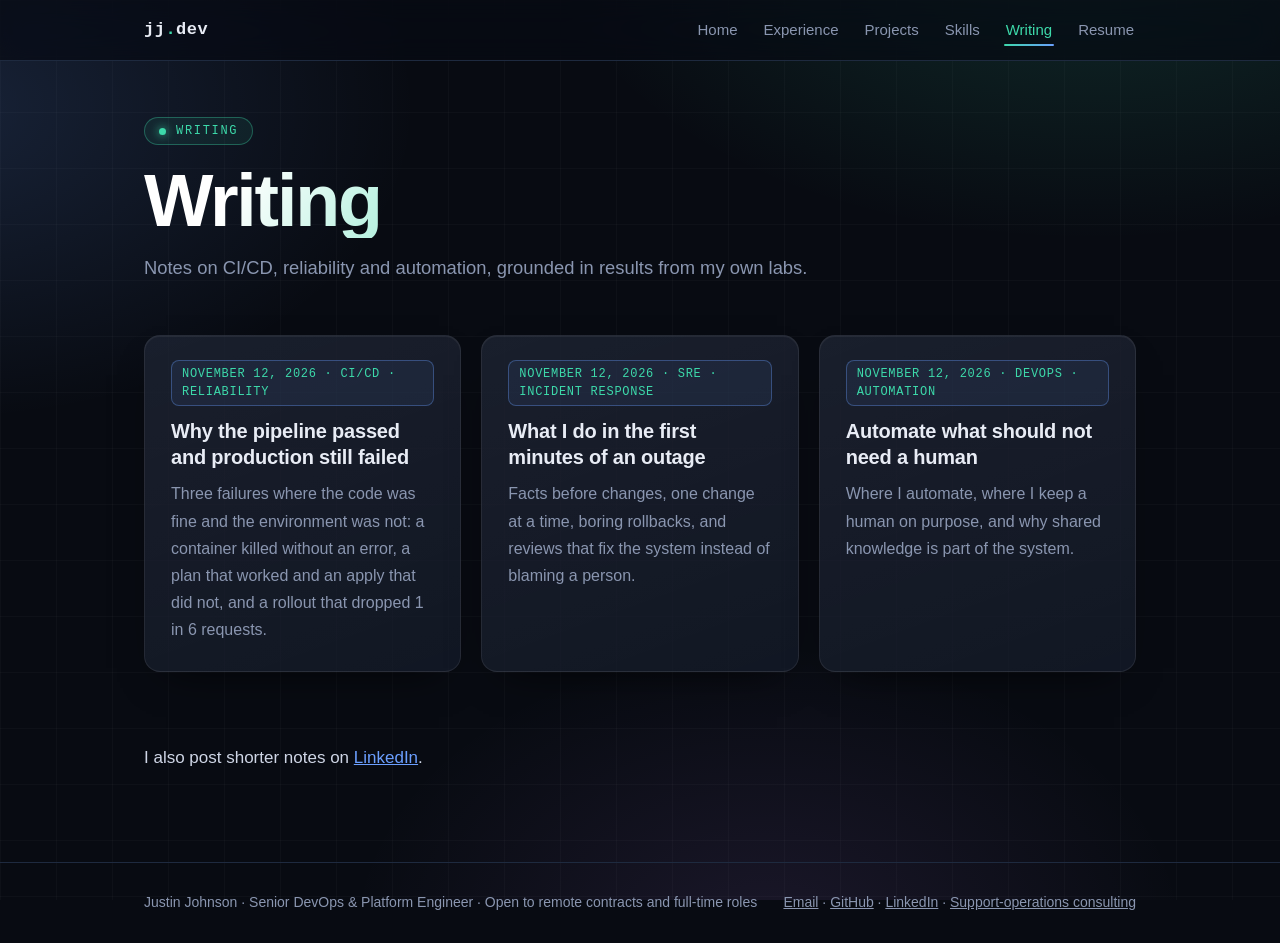
<file: writing/index.html>
<!DOCTYPE html>
<html lang="en"><head><meta charset="utf-8"><meta name="viewport" content="width=device-width,initial-scale=1"><title>Writing | Justin Johnson</title><meta name="description" content="Articles on CI/CD, reliability, incident response and automation from a DevOps and platform engineer."><meta property="og:title" content="Writing | Justin Johnson"><meta property="og:description" content="Articles on CI/CD, reliability, incident response and automation from a DevOps and platform engineer."><meta property="og:image" content="https://threejay20.github.io/og-image.png"><meta name="twitter:card" content="summary_large_image"><meta name="theme-color" content="#080b12"><link rel="stylesheet" href="/assets/site.css"></head><body><nav class="top"><div class="wrap"><a class="brand" href="/">jj<span>.</span>dev</a><ul><li><a href="/">Home</a></li><li><a href="/experience/">Experience</a></li><li><a href="/projects/">Projects</a></li><li><a href="/skills/">Skills</a></li><li><a href="/writing/" class="on">Writing</a></li><li><a href="/JustinJJohnsonResume.pdf">Resume</a></li></ul></div></nav><div class="wrap"><div class="eyebrow">Writing</div><h1>Writing</h1><p class="lede">Notes on CI/CD, reliability and automation, grounded in results from my own labs.</p><div class="layout single"><article><div class="cards"><a class="card" href="/writing/pipeline-passed-production-failed/"><div class="tag">November 12, 2026 · CI/CD · Reliability</div><h2>Why the pipeline passed and production still failed</h2><p>Three failures where the code was fine and the environment was not: a container killed without an error, a plan that worked and an apply that did not, and a rollout that dropped 1 in 6 requests.</p></a><a class="card" href="/writing/first-minutes-of-an-outage/"><div class="tag">November 12, 2026 · SRE · Incident response</div><h2>What I do in the first minutes of an outage</h2><p>Facts before changes, one change at a time, boring rollbacks, and reviews that fix the system instead of blaming a person.</p></a><a class="card" href="/writing/automate-what-shouldnt-need-a-human/"><div class="tag">November 12, 2026 · DevOps · Automation</div><h2>Automate what should not need a human</h2><p>Where I automate, where I keep a human on purpose, and why shared knowledge is part of the system.</p></a></div><p>I also post shorter notes on <a href="https://www.linkedin.com/in/justinjjohnson1/recent-activity/all/" target="_blank" rel="noopener">LinkedIn</a>.</p></article></div></div><footer class="site"><div class="wrap"><div class="row"><span>Justin Johnson · Senior DevOps &amp; Platform Engineer · Open to remote contracts and full-time roles</span><span><a href="mailto:justinjjohnson20@gmail.com">Email</a> · <a href="https://github.com/threejay20">GitHub</a> · <a href="https://linkedin.com/in/justinjjohnson1">LinkedIn</a> · <a href="/consulting/">Support-operations consulting</a></span></div></div></footer></body></html>
</file>
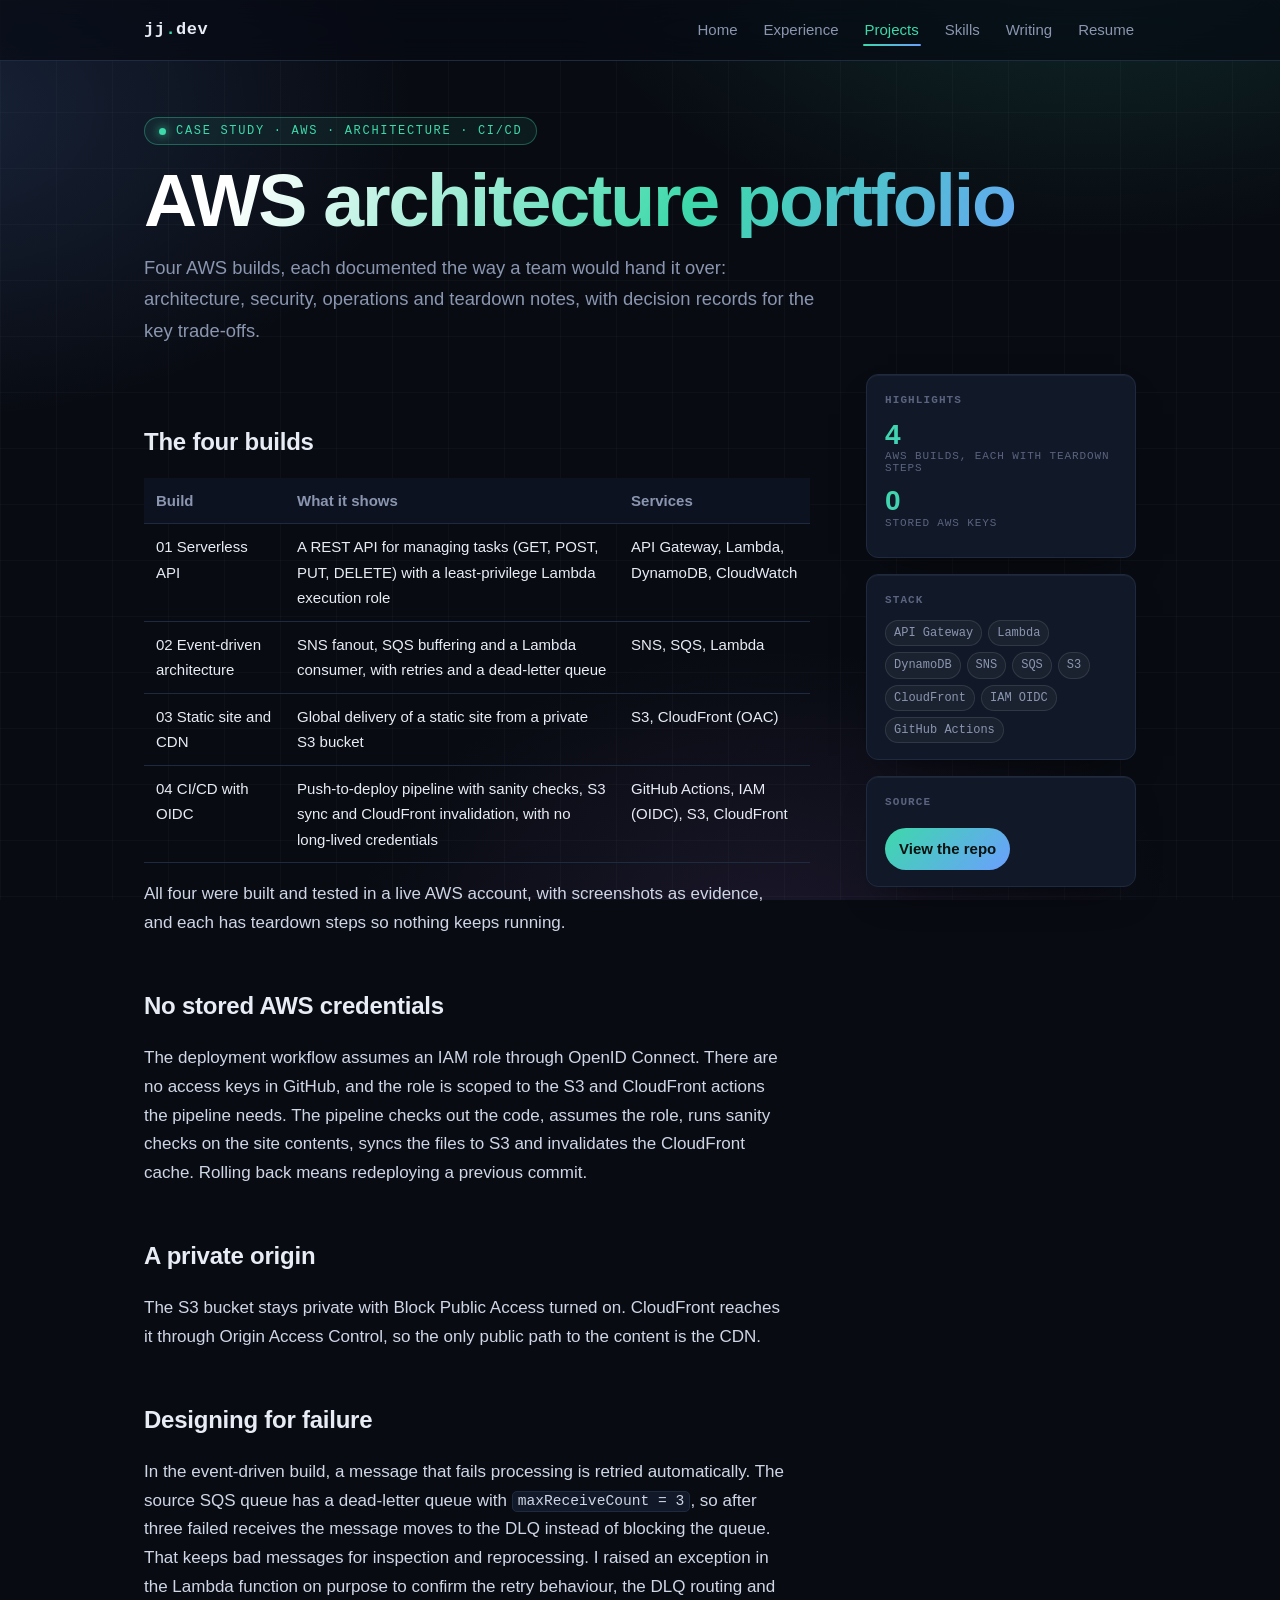
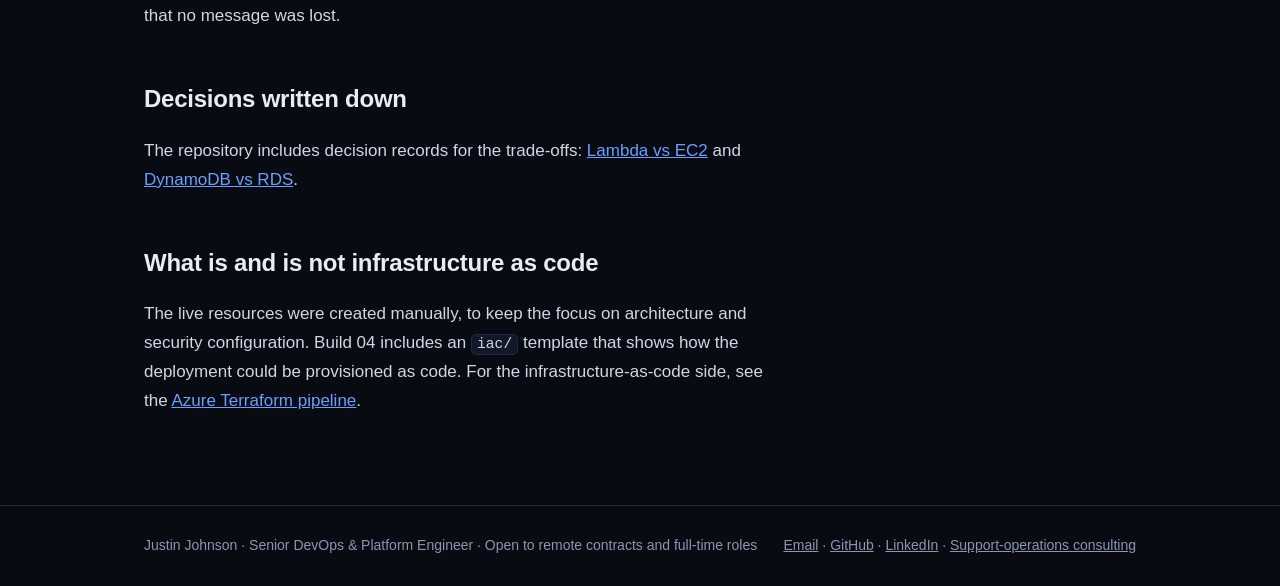
<file: projects/aws-architecture-portfolio/index.html>
<!DOCTYPE html>
<html lang="en"><head><meta charset="utf-8"><meta name="viewport" content="width=device-width,initial-scale=1"><title>AWS architecture portfolio: four builds with OIDC deploys | Justin Johnson</title><meta name="description" content="Four documented AWS builds: serverless API, event-driven messaging with a dead-letter queue, private S3 behind CloudFront, and CI/CD with GitHub Actions OIDC."><meta property="og:title" content="AWS architecture portfolio: four builds with OIDC deploys | Justin Johnson"><meta property="og:description" content="Four documented AWS builds: serverless API, event-driven messaging with a dead-letter queue, private S3 behind CloudFront, and CI/CD with GitHub Actions OIDC."><meta property="og:image" content="https://threejay20.github.io/og-image.png"><meta name="twitter:card" content="summary_large_image"><meta name="theme-color" content="#080b12"><link rel="stylesheet" href="/assets/site.css"></head><body><nav class="top"><div class="wrap"><a class="brand" href="/">jj<span>.</span>dev</a><ul><li><a href="/">Home</a></li><li><a href="/experience/">Experience</a></li><li><a href="/projects/" class="on">Projects</a></li><li><a href="/skills/">Skills</a></li><li><a href="/writing/">Writing</a></li><li><a href="/JustinJJohnsonResume.pdf">Resume</a></li></ul></div></nav><div class="wrap"><div class="eyebrow">Case study · AWS · Architecture · CI/CD</div><h1>AWS architecture portfolio</h1><p class="lede">Four AWS builds, each documented the way a team would hand it over: architecture, security, operations and teardown notes, with decision records for the key trade-offs.</p><div class="layout"><article><h2>The four builds</h2><table><thead><tr><th>Build</th><th>What it shows</th><th>Services</th></tr></thead><tbody><tr><td>01 Serverless API</td><td>A REST API for managing tasks (GET, POST, PUT, DELETE) with a least-privilege Lambda execution role</td><td>API Gateway, Lambda, DynamoDB, CloudWatch</td></tr><tr><td>02 Event-driven architecture</td><td>SNS fanout, SQS buffering and a Lambda consumer, with retries and a dead-letter queue</td><td>SNS, SQS, Lambda</td></tr><tr><td>03 Static site and CDN</td><td>Global delivery of a static site from a private S3 bucket</td><td>S3, CloudFront (OAC)</td></tr><tr><td>04 CI/CD with OIDC</td><td>Push-to-deploy pipeline with sanity checks, S3 sync and CloudFront invalidation, with no long-lived credentials</td><td>GitHub Actions, IAM (OIDC), S3, CloudFront</td></tr></tbody></table><p>All four were built and tested in a live AWS account, with screenshots as evidence, and each has teardown steps so nothing keeps running.</p><h2>No stored AWS credentials</h2><p>The deployment workflow assumes an IAM role through OpenID Connect. There are no access keys in GitHub, and the role is scoped to the S3 and CloudFront actions the pipeline needs. The pipeline checks out the code, assumes the role, runs sanity checks on the site contents, syncs the files to S3 and invalidates the CloudFront cache. Rolling back means redeploying a previous commit.</p><h2>A private origin</h2><p>The S3 bucket stays private with Block Public Access turned on. CloudFront reaches it through Origin Access Control, so the only public path to the content is the CDN.</p><h2>Designing for failure</h2><p>In the event-driven build, a message that fails processing is retried automatically. The source SQS queue has a dead-letter queue with <code>maxReceiveCount = 3</code>, so after three failed receives the message moves to the DLQ instead of blocking the queue. That keeps bad messages for inspection and reprocessing. I raised an exception in the Lambda function on purpose to confirm the retry behaviour, the DLQ routing and that no message was lost.</p><h2>Decisions written down</h2><p>The repository includes decision records for the trade-offs: <a href="https://github.com/threejay20/aws-hybrid-architecture-portfolio/blob/main/01-serverless-api/decision-records/adr-001-lambda-vs-ec2.md" target="_blank" rel="noopener">Lambda vs EC2</a> and <a href="https://github.com/threejay20/aws-hybrid-architecture-portfolio/blob/main/01-serverless-api/decision-records/adr-002-dynamodb-vs-rds.md" target="_blank" rel="noopener">DynamoDB vs RDS</a>.</p><h2>What is and is not infrastructure as code</h2><p>The live resources were created manually, to keep the focus on architecture and security configuration. Build 04 includes an <code>iac/</code> template that shows how the deployment could be provisioned as code. For the infrastructure-as-code side, see the <a href="/projects/azure-terraform-oidc/">Azure Terraform pipeline</a>.</p></article><aside><div class="box"><h3>Highlights</h3><div class="num">4</div><div class="numlab">AWS builds, each with teardown steps</div><div class="num">0</div><div class="numlab">stored AWS keys</div></div><div class="box"><h3>Stack</h3><div class="chips"><span>API Gateway</span><span>Lambda</span><span>DynamoDB</span><span>SNS</span><span>SQS</span><span>S3</span><span>CloudFront</span><span>IAM OIDC</span><span>GitHub Actions</span></div></div><div class="box"><h3>Source</h3><a class="btn" href="https://github.com/threejay20/aws-hybrid-architecture-portfolio" target="_blank" rel="noopener">View the repo</a></div></aside></div></div><footer class="site"><div class="wrap"><div class="row"><span>Justin Johnson · Senior DevOps &amp; Platform Engineer · Open to remote contracts and full-time roles</span><span><a href="mailto:justinjjohnson20@gmail.com">Email</a> · <a href="https://github.com/threejay20">GitHub</a> · <a href="https://linkedin.com/in/justinjjohnson1">LinkedIn</a> · <a href="/consulting/">Support-operations consulting</a></span></div></div></footer></body></html>
</file>
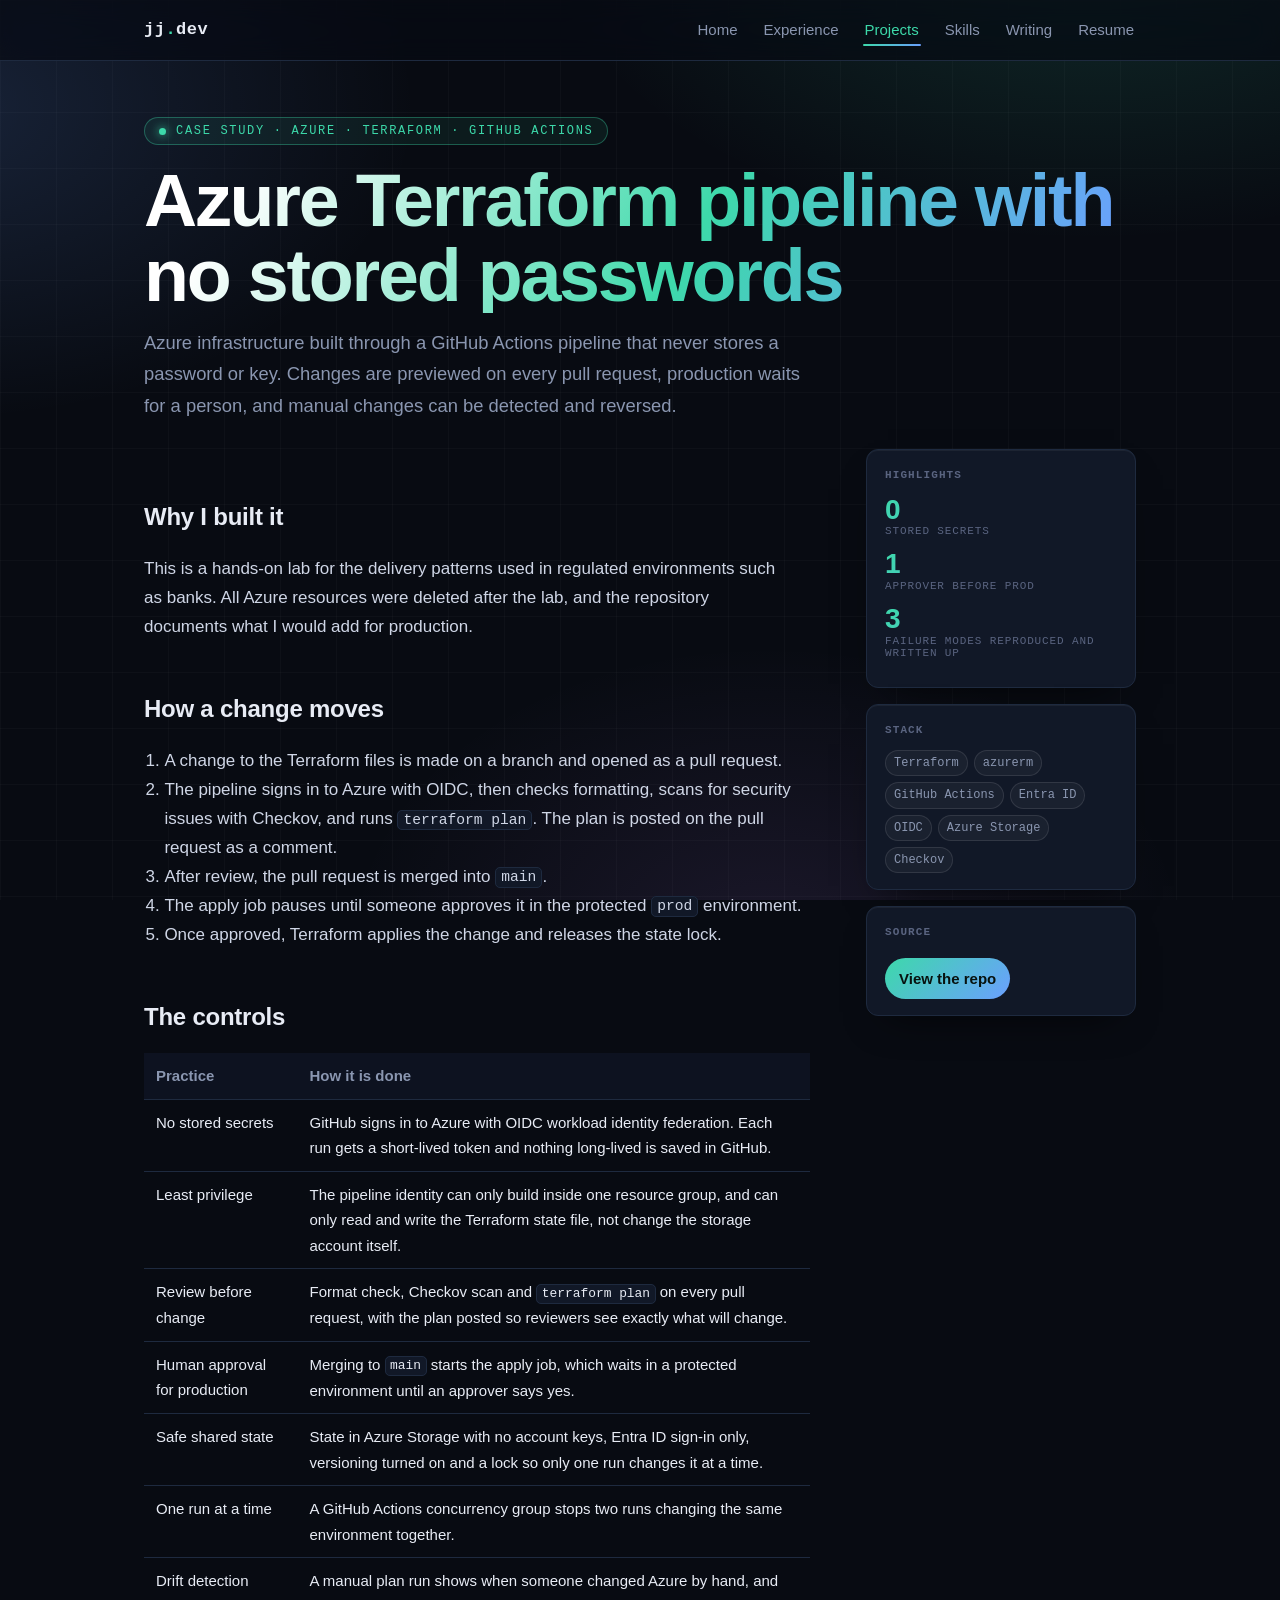
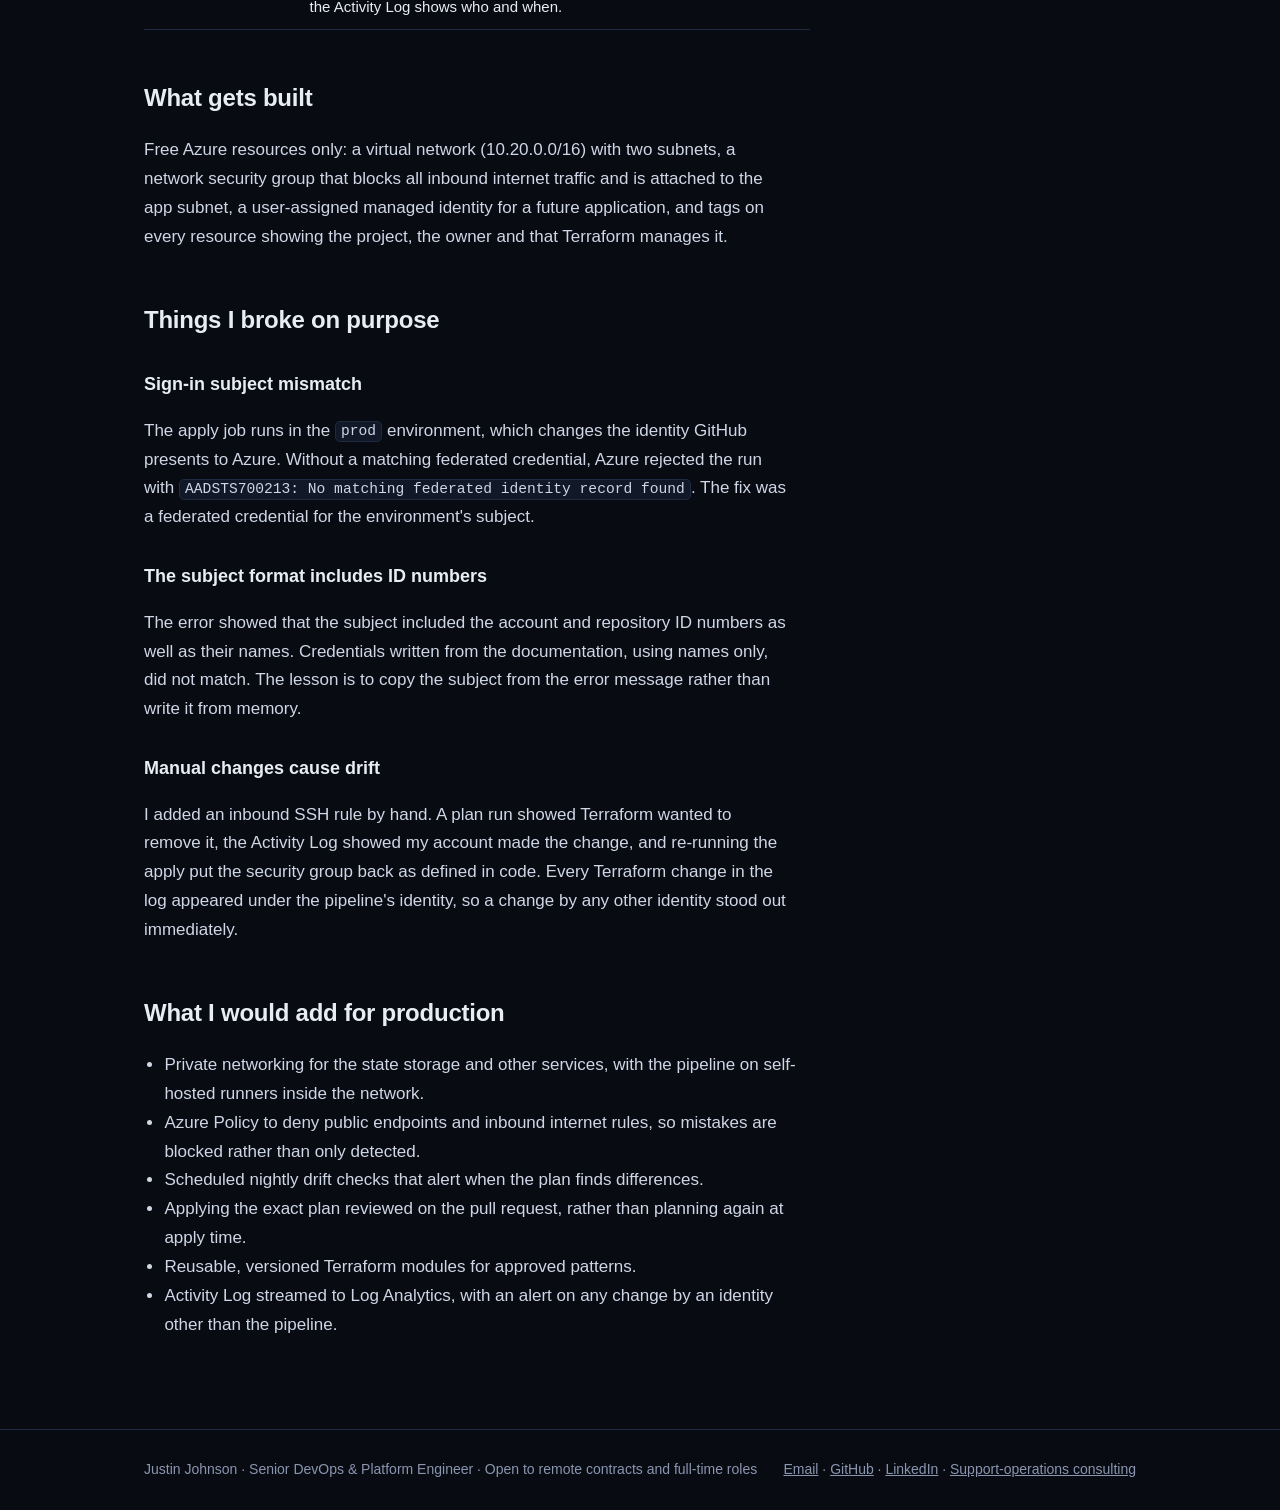
<file: projects/azure-terraform-oidc/index.html>
<!DOCTYPE html>
<html lang="en"><head><meta charset="utf-8"><meta name="viewport" content="width=device-width,initial-scale=1"><title>Azure Terraform pipeline with no stored passwords | Justin Johnson</title><meta name="description" content="Azure infrastructure built with Terraform through a GitHub Actions pipeline using OIDC: plan on every pull request, approval gate for production, drift detection."><meta property="og:title" content="Azure Terraform pipeline with no stored passwords | Justin Johnson"><meta property="og:description" content="Azure infrastructure built with Terraform through a GitHub Actions pipeline using OIDC: plan on every pull request, approval gate for production, drift detection."><meta property="og:image" content="https://threejay20.github.io/og-image.png"><meta name="twitter:card" content="summary_large_image"><meta name="theme-color" content="#080b12"><link rel="stylesheet" href="/assets/site.css"></head><body><nav class="top"><div class="wrap"><a class="brand" href="/">jj<span>.</span>dev</a><ul><li><a href="/">Home</a></li><li><a href="/experience/">Experience</a></li><li><a href="/projects/" class="on">Projects</a></li><li><a href="/skills/">Skills</a></li><li><a href="/writing/">Writing</a></li><li><a href="/JustinJJohnsonResume.pdf">Resume</a></li></ul></div></nav><div class="wrap"><div class="eyebrow">Case study · Azure · Terraform · GitHub Actions</div><h1>Azure Terraform pipeline with no stored passwords</h1><p class="lede">Azure infrastructure built through a GitHub Actions pipeline that never stores a password or key. Changes are previewed on every pull request, production waits for a person, and manual changes can be detected and reversed.</p><div class="layout"><article><h2>Why I built it</h2><p>This is a hands-on lab for the delivery patterns used in regulated environments such as banks. All Azure resources were deleted after the lab, and the repository documents what I would add for production.</p><h2>How a change moves</h2><ol><li>A change to the Terraform files is made on a branch and opened as a pull request.</li><li>The pipeline signs in to Azure with OIDC, then checks formatting, scans for security issues with Checkov, and runs <code>terraform plan</code>. The plan is posted on the pull request as a comment.</li><li>After review, the pull request is merged into <code>main</code>.</li><li>The apply job pauses until someone approves it in the protected <code>prod</code> environment.</li><li>Once approved, Terraform applies the change and releases the state lock.</li></ol><h2>The controls</h2><table><thead><tr><th>Practice</th><th>How it is done</th></tr></thead><tbody><tr><td>No stored secrets</td><td>GitHub signs in to Azure with OIDC workload identity federation. Each run gets a short-lived token and nothing long-lived is saved in GitHub.</td></tr><tr><td>Least privilege</td><td>The pipeline identity can only build inside one resource group, and can only read and write the Terraform state file, not change the storage account itself.</td></tr><tr><td>Review before change</td><td>Format check, Checkov scan and <code>terraform plan</code> on every pull request, with the plan posted so reviewers see exactly what will change.</td></tr><tr><td>Human approval for production</td><td>Merging to <code>main</code> starts the apply job, which waits in a protected environment until an approver says yes.</td></tr><tr><td>Safe shared state</td><td>State in Azure Storage with no account keys, Entra ID sign-in only, versioning turned on and a lock so only one run changes it at a time.</td></tr><tr><td>One run at a time</td><td>A GitHub Actions concurrency group stops two runs changing the same environment together.</td></tr><tr><td>Drift detection</td><td>A manual plan run shows when someone changed Azure by hand, and the Activity Log shows who and when.</td></tr></tbody></table><h2>What gets built</h2><p>Free Azure resources only: a virtual network (10.20.0.0/16) with two subnets, a network security group that blocks all inbound internet traffic and is attached to the app subnet, a user-assigned managed identity for a future application, and tags on every resource showing the project, the owner and that Terraform manages it.</p><h2>Things I broke on purpose</h2><h3>Sign-in subject mismatch</h3><p>The apply job runs in the <code>prod</code> environment, which changes the identity GitHub presents to Azure. Without a matching federated credential, Azure rejected the run with <code>AADSTS700213: No matching federated identity record found</code>. The fix was a federated credential for the environment's subject.</p><h3>The subject format includes ID numbers</h3><p>The error showed that the subject included the account and repository ID numbers as well as their names. Credentials written from the documentation, using names only, did not match. The lesson is to copy the subject from the error message rather than write it from memory.</p><h3>Manual changes cause drift</h3><p>I added an inbound SSH rule by hand. A plan run showed Terraform wanted to remove it, the Activity Log showed my account made the change, and re-running the apply put the security group back as defined in code. Every Terraform change in the log appeared under the pipeline's identity, so a change by any other identity stood out immediately.</p><h2>What I would add for production</h2><ul><li>Private networking for the state storage and other services, with the pipeline on self-hosted runners inside the network.</li><li>Azure Policy to deny public endpoints and inbound internet rules, so mistakes are blocked rather than only detected.</li><li>Scheduled nightly drift checks that alert when the plan finds differences.</li><li>Applying the exact plan reviewed on the pull request, rather than planning again at apply time.</li><li>Reusable, versioned Terraform modules for approved patterns.</li><li>Activity Log streamed to Log Analytics, with an alert on any change by an identity other than the pipeline.</li></ul></article><aside><div class="box"><h3>Highlights</h3><div class="num">0</div><div class="numlab">stored secrets</div><div class="num">1</div><div class="numlab">approver before prod</div><div class="num">3</div><div class="numlab">failure modes reproduced and written up</div></div><div class="box"><h3>Stack</h3><div class="chips"><span>Terraform</span><span>azurerm</span><span>GitHub Actions</span><span>Entra ID</span><span>OIDC</span><span>Azure Storage</span><span>Checkov</span></div></div><div class="box"><h3>Source</h3><a class="btn" href="https://github.com/threejay20/azure-tf-oidc-lab" target="_blank" rel="noopener">View the repo</a></div></aside></div></div><footer class="site"><div class="wrap"><div class="row"><span>Justin Johnson · Senior DevOps &amp; Platform Engineer · Open to remote contracts and full-time roles</span><span><a href="mailto:justinjjohnson20@gmail.com">Email</a> · <a href="https://github.com/threejay20">GitHub</a> · <a href="https://linkedin.com/in/justinjjohnson1">LinkedIn</a> · <a href="/consulting/">Support-operations consulting</a></span></div></div></footer></body></html>
</file>
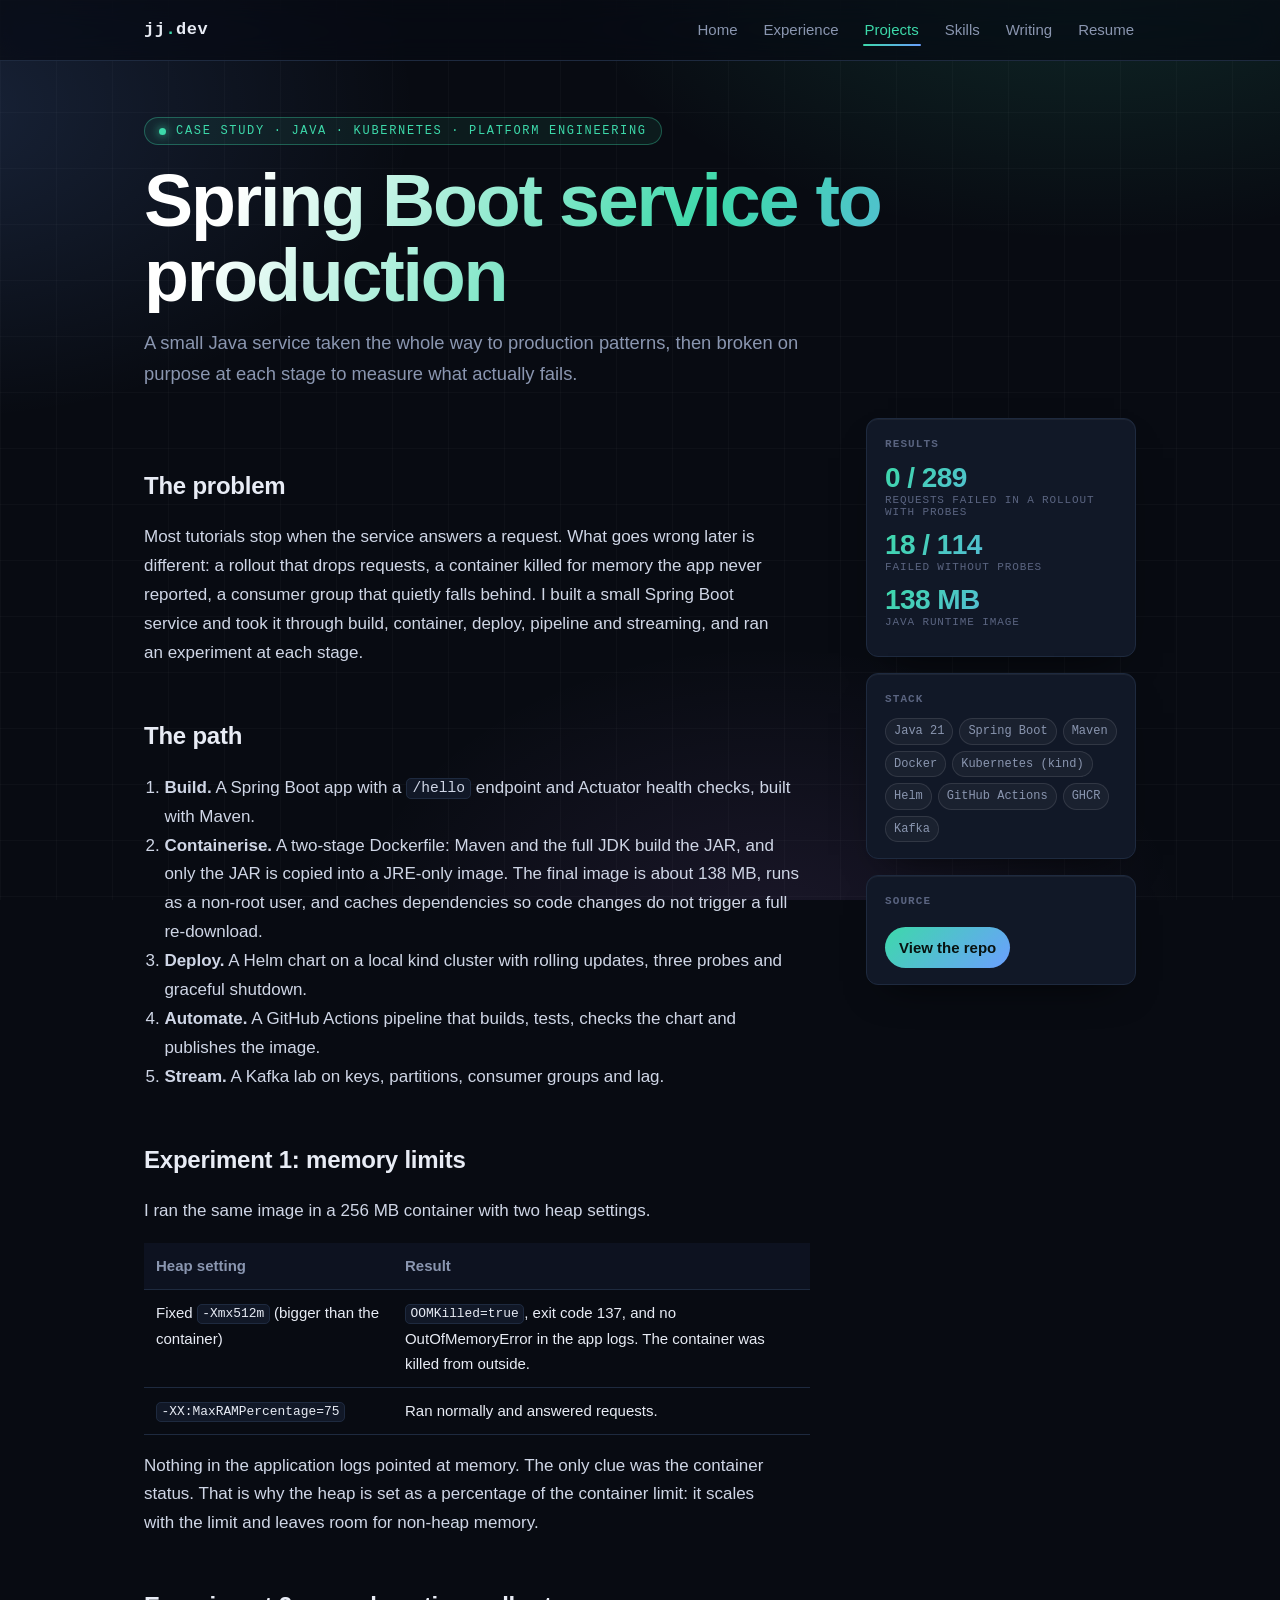
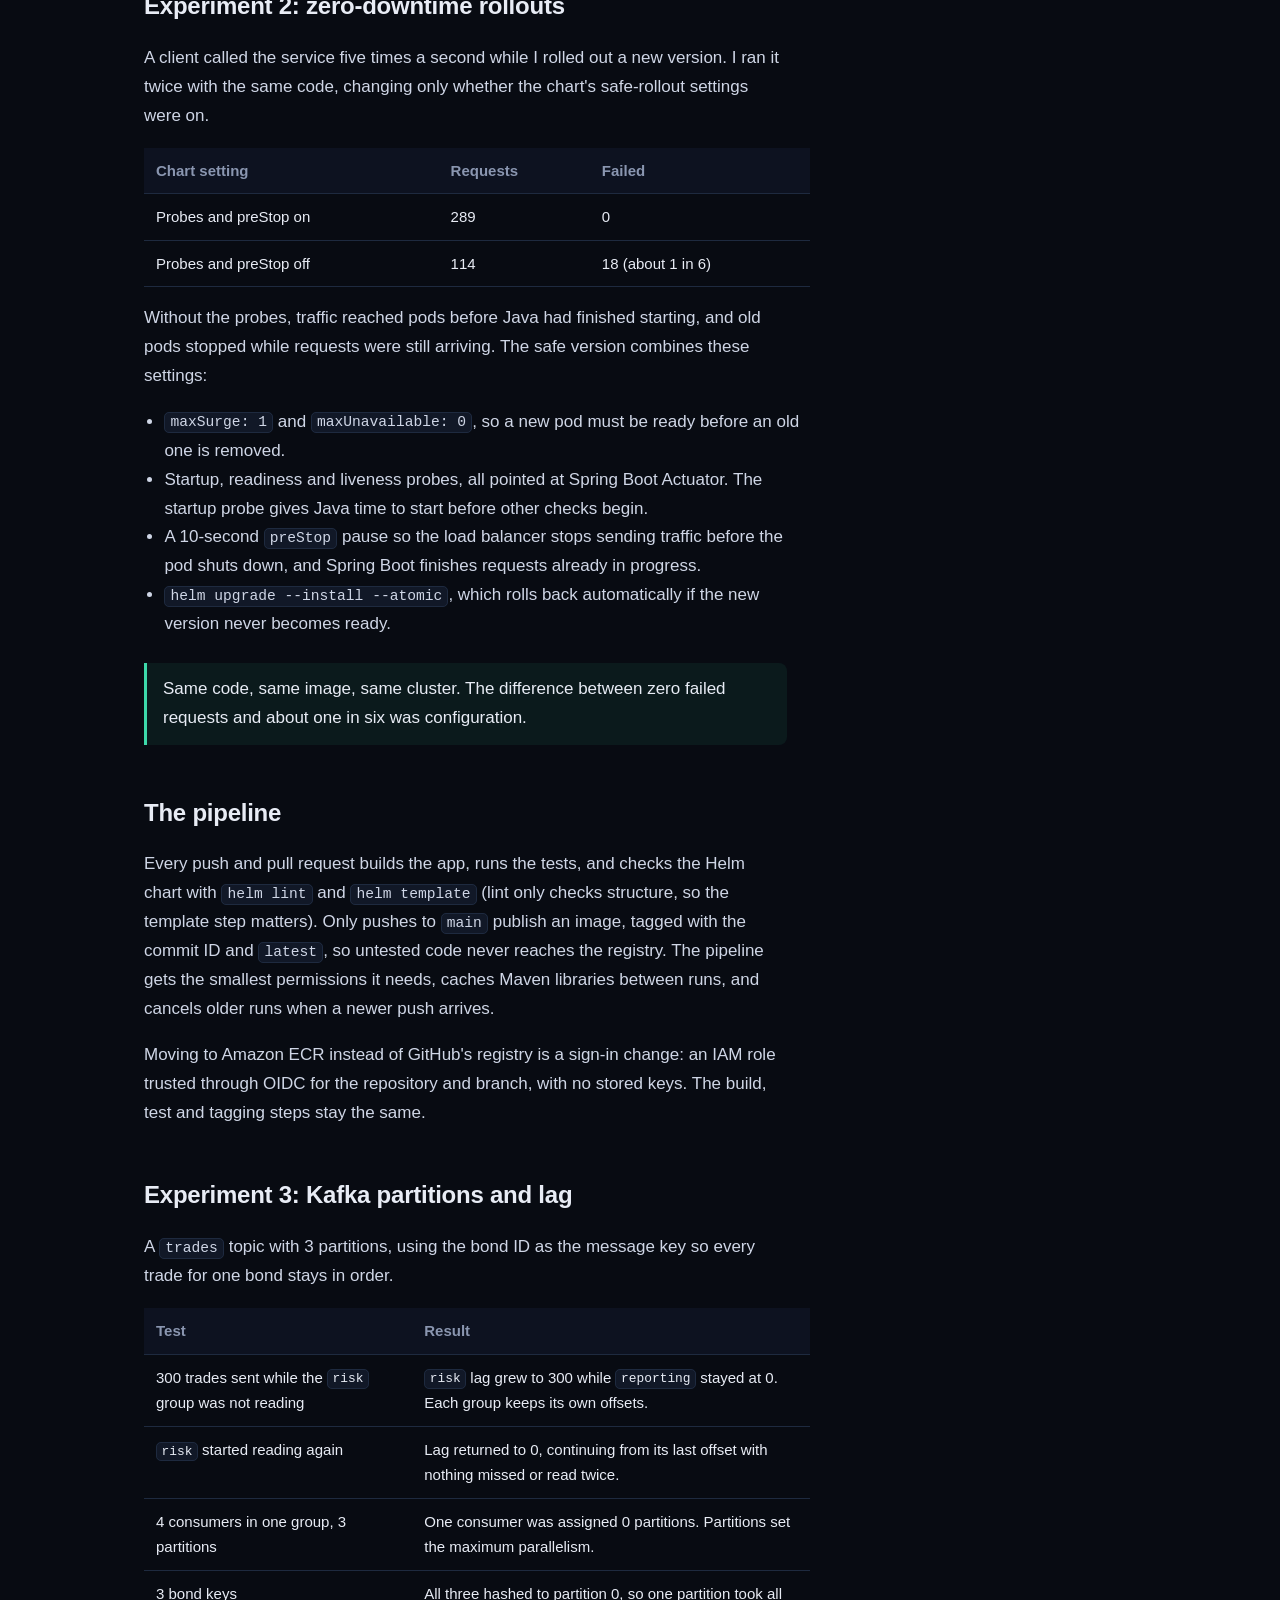
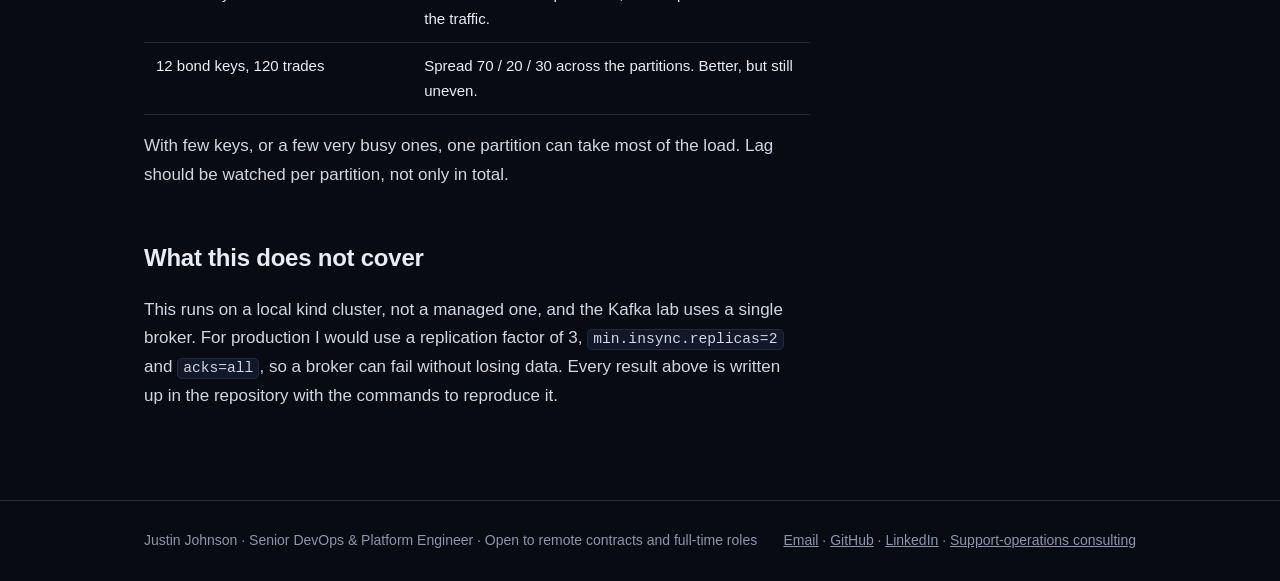
<file: projects/spring-boot-to-production/index.html>
<!DOCTYPE html>
<html lang="en"><head><meta charset="utf-8"><meta name="viewport" content="width=device-width,initial-scale=1"><title>Spring Boot service to production: Helm rollouts and Kafka | Justin Johnson</title><meta name="description" content="A Java service taken to production patterns with Docker, Helm, GitHub Actions and Kafka, then broken on purpose to measure what fails."><meta property="og:title" content="Spring Boot service to production: Helm rollouts and Kafka | Justin Johnson"><meta property="og:description" content="A Java service taken to production patterns with Docker, Helm, GitHub Actions and Kafka, then broken on purpose to measure what fails."><meta property="og:image" content="https://threejay20.github.io/og-image.png"><meta name="twitter:card" content="summary_large_image"><meta name="theme-color" content="#080b12"><link rel="stylesheet" href="/assets/site.css"></head><body><nav class="top"><div class="wrap"><a class="brand" href="/">jj<span>.</span>dev</a><ul><li><a href="/">Home</a></li><li><a href="/experience/">Experience</a></li><li><a href="/projects/" class="on">Projects</a></li><li><a href="/skills/">Skills</a></li><li><a href="/writing/">Writing</a></li><li><a href="/JustinJJohnsonResume.pdf">Resume</a></li></ul></div></nav><div class="wrap"><div class="eyebrow">Case study · Java · Kubernetes · Platform engineering</div><h1>Spring Boot service to production</h1><p class="lede">A small Java service taken the whole way to production patterns, then broken on purpose at each stage to measure what actually fails.</p><div class="layout"><article><h2>The problem</h2><p>Most tutorials stop when the service answers a request. What goes wrong later is different: a rollout that drops requests, a container killed for memory the app never reported, a consumer group that quietly falls behind. I built a small Spring Boot service and took it through build, container, deploy, pipeline and streaming, and ran an experiment at each stage.</p><h2>The path</h2><ol><li><b>Build.</b> A Spring Boot app with a <code>/hello</code> endpoint and Actuator health checks, built with Maven.</li><li><b>Containerise.</b> A two-stage Dockerfile: Maven and the full JDK build the JAR, and only the JAR is copied into a JRE-only image. The final image is about 138 MB, runs as a non-root user, and caches dependencies so code changes do not trigger a full re-download.</li><li><b>Deploy.</b> A Helm chart on a local kind cluster with rolling updates, three probes and graceful shutdown.</li><li><b>Automate.</b> A GitHub Actions pipeline that builds, tests, checks the chart and publishes the image.</li><li><b>Stream.</b> A Kafka lab on keys, partitions, consumer groups and lag.</li></ol><h2>Experiment 1: memory limits</h2><p>I ran the same image in a 256 MB container with two heap settings.</p><table><thead><tr><th>Heap setting</th><th>Result</th></tr></thead><tbody><tr><td>Fixed <code>-Xmx512m</code> (bigger than the container)</td><td><code>OOMKilled=true</code>, exit code 137, and no OutOfMemoryError in the app logs. The container was killed from outside.</td></tr><tr><td><code>-XX:MaxRAMPercentage=75</code></td><td>Ran normally and answered requests.</td></tr></tbody></table><p>Nothing in the application logs pointed at memory. The only clue was the container status. That is why the heap is set as a percentage of the container limit: it scales with the limit and leaves room for non-heap memory.</p><h2>Experiment 2: zero-downtime rollouts</h2><p>A client called the service five times a second while I rolled out a new version. I ran it twice with the same code, changing only whether the chart's safe-rollout settings were on.</p><table><thead><tr><th>Chart setting</th><th>Requests</th><th>Failed</th></tr></thead><tbody><tr><td>Probes and preStop on</td><td>289</td><td>0</td></tr><tr><td>Probes and preStop off</td><td>114</td><td>18 (about 1 in 6)</td></tr></tbody></table><p>Without the probes, traffic reached pods before Java had finished starting, and old pods stopped while requests were still arriving. The safe version combines these settings:</p><ul><li><code>maxSurge: 1</code> and <code>maxUnavailable: 0</code>, so a new pod must be ready before an old one is removed.</li><li>Startup, readiness and liveness probes, all pointed at Spring Boot Actuator. The startup probe gives Java time to start before other checks begin.</li><li>A 10-second <code>preStop</code> pause so the load balancer stops sending traffic before the pod shuts down, and Spring Boot finishes requests already in progress.</li><li><code>helm upgrade --install --atomic</code>, which rolls back automatically if the new version never becomes ready.</li></ul><div class="note">Same code, same image, same cluster. The difference between zero failed requests and about one in six was configuration.</div><h2>The pipeline</h2><p>Every push and pull request builds the app, runs the tests, and checks the Helm chart with <code>helm lint</code> and <code>helm template</code> (lint only checks structure, so the template step matters). Only pushes to <code>main</code> publish an image, tagged with the commit ID and <code>latest</code>, so untested code never reaches the registry. The pipeline gets the smallest permissions it needs, caches Maven libraries between runs, and cancels older runs when a newer push arrives.</p><p>Moving to Amazon ECR instead of GitHub's registry is a sign-in change: an IAM role trusted through OIDC for the repository and branch, with no stored keys. The build, test and tagging steps stay the same.</p><h2>Experiment 3: Kafka partitions and lag</h2><p>A <code>trades</code> topic with 3 partitions, using the bond ID as the message key so every trade for one bond stays in order.</p><table><thead><tr><th>Test</th><th>Result</th></tr></thead><tbody><tr><td>300 trades sent while the <code>risk</code> group was not reading</td><td><code>risk</code> lag grew to 300 while <code>reporting</code> stayed at 0. Each group keeps its own offsets.</td></tr><tr><td><code>risk</code> started reading again</td><td>Lag returned to 0, continuing from its last offset with nothing missed or read twice.</td></tr><tr><td>4 consumers in one group, 3 partitions</td><td>One consumer was assigned 0 partitions. Partitions set the maximum parallelism.</td></tr><tr><td>3 bond keys</td><td>All three hashed to partition 0, so one partition took all the traffic.</td></tr><tr><td>12 bond keys, 120 trades</td><td>Spread 70 / 20 / 30 across the partitions. Better, but still uneven.</td></tr></tbody></table><p>With few keys, or a few very busy ones, one partition can take most of the load. Lag should be watched per partition, not only in total.</p><h2>What this does not cover</h2><p>This runs on a local kind cluster, not a managed one, and the Kafka lab uses a single broker. For production I would use a replication factor of 3, <code>min.insync.replicas=2</code> and <code>acks=all</code>, so a broker can fail without losing data. Every result above is written up in the repository with the commands to reproduce it.</p></article><aside><div class="box"><h3>Results</h3><div class="num">0 / 289</div><div class="numlab">requests failed in a rollout with probes</div><div class="num">18 / 114</div><div class="numlab">failed without probes</div><div class="num">138 MB</div><div class="numlab">Java runtime image</div></div><div class="box"><h3>Stack</h3><div class="chips"><span>Java 21</span><span>Spring Boot</span><span>Maven</span><span>Docker</span><span>Kubernetes (kind)</span><span>Helm</span><span>GitHub Actions</span><span>GHCR</span><span>Kafka</span></div></div><div class="box"><h3>Source</h3><a class="btn" href="https://github.com/threejay20/spring-boot-devops-lab" target="_blank" rel="noopener">View the repo</a></div></aside></div></div><footer class="site"><div class="wrap"><div class="row"><span>Justin Johnson · Senior DevOps &amp; Platform Engineer · Open to remote contracts and full-time roles</span><span><a href="mailto:justinjjohnson20@gmail.com">Email</a> · <a href="https://github.com/threejay20">GitHub</a> · <a href="https://linkedin.com/in/justinjjohnson1">LinkedIn</a> · <a href="/consulting/">Support-operations consulting</a></span></div></div></footer></body></html>
</file>
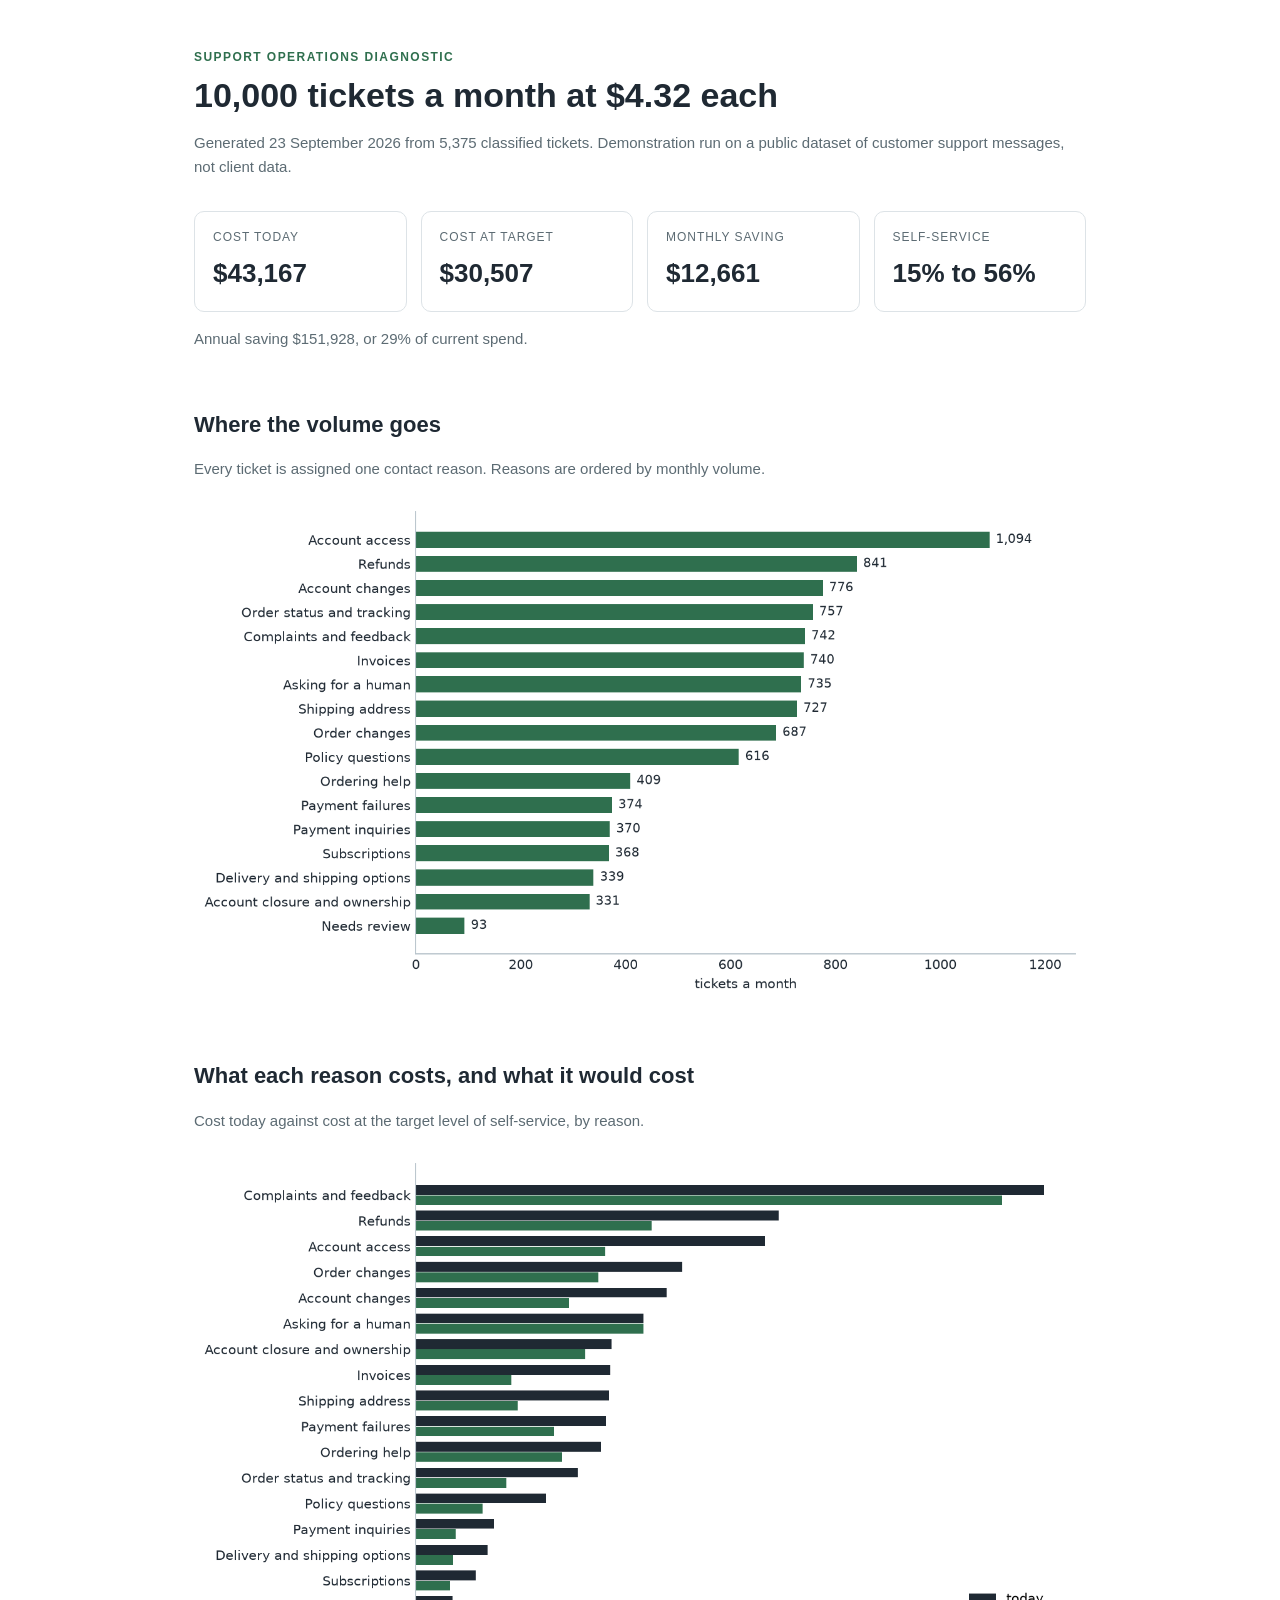
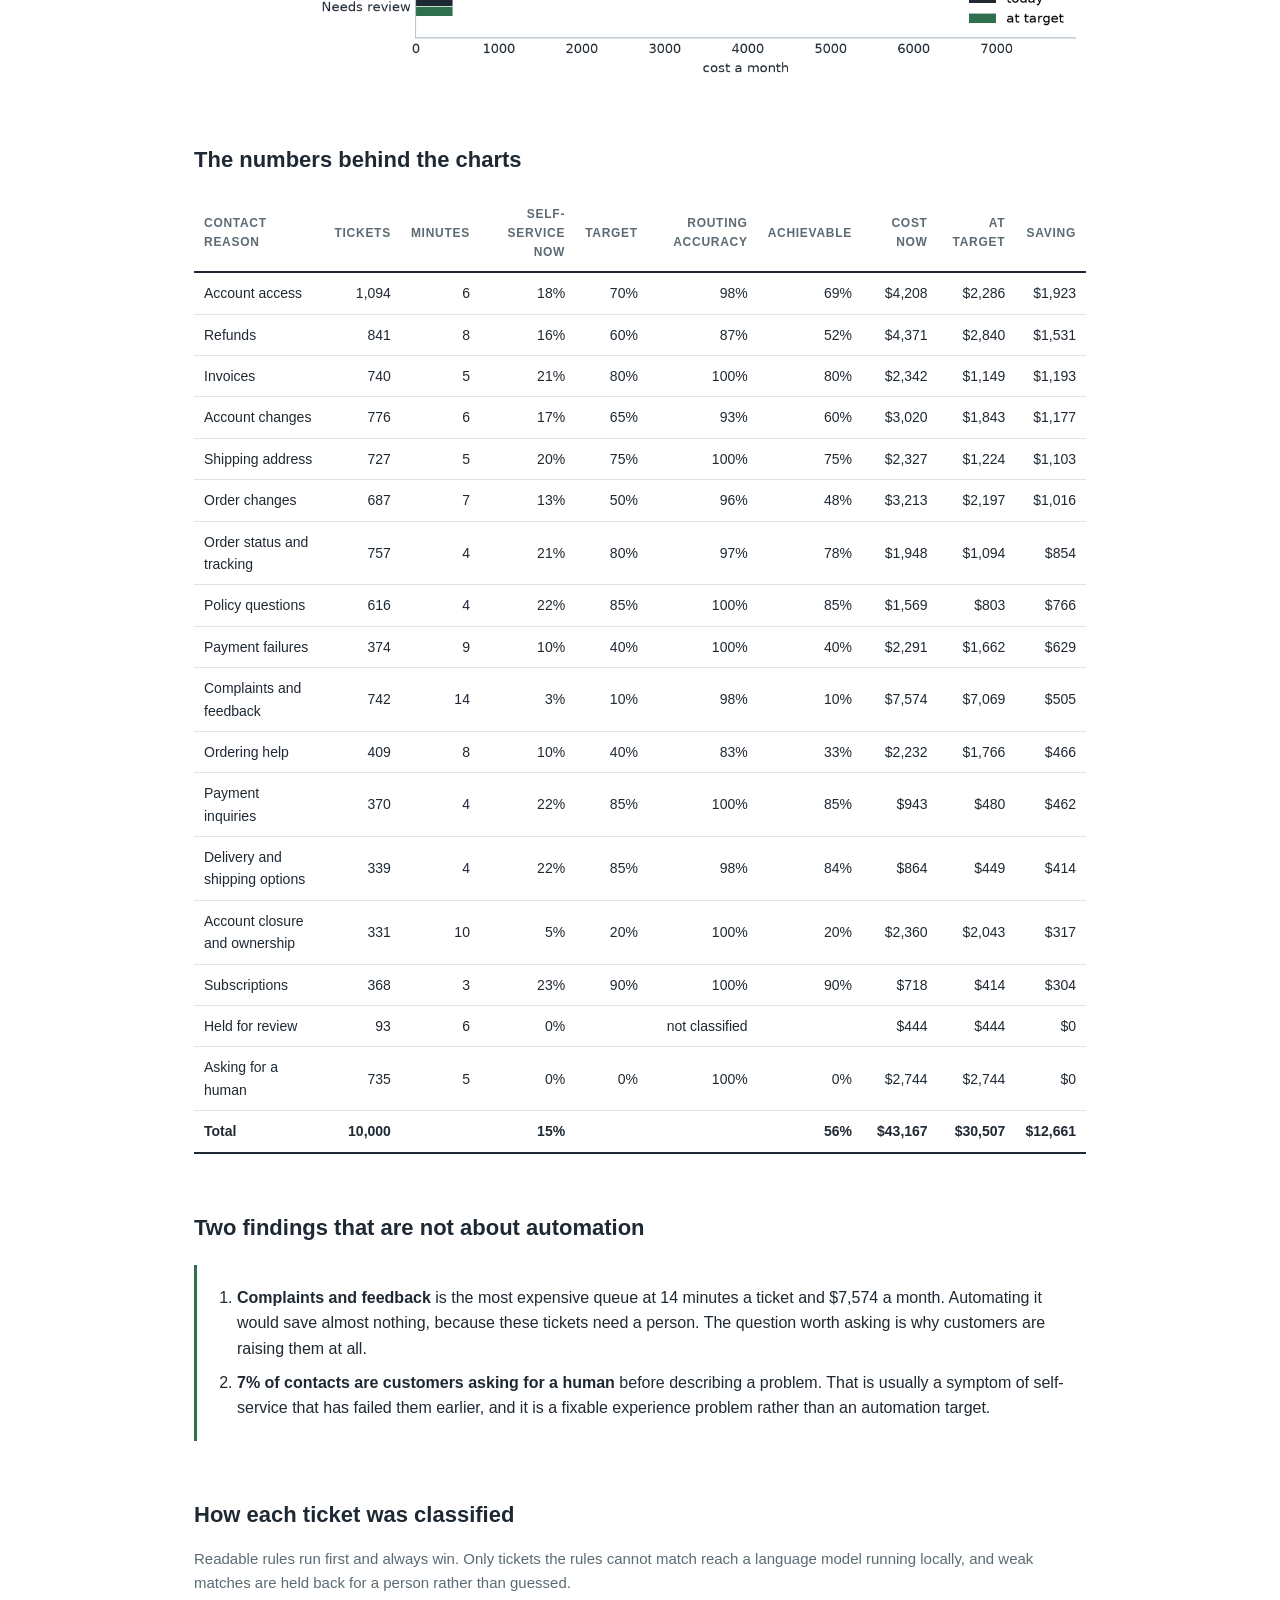
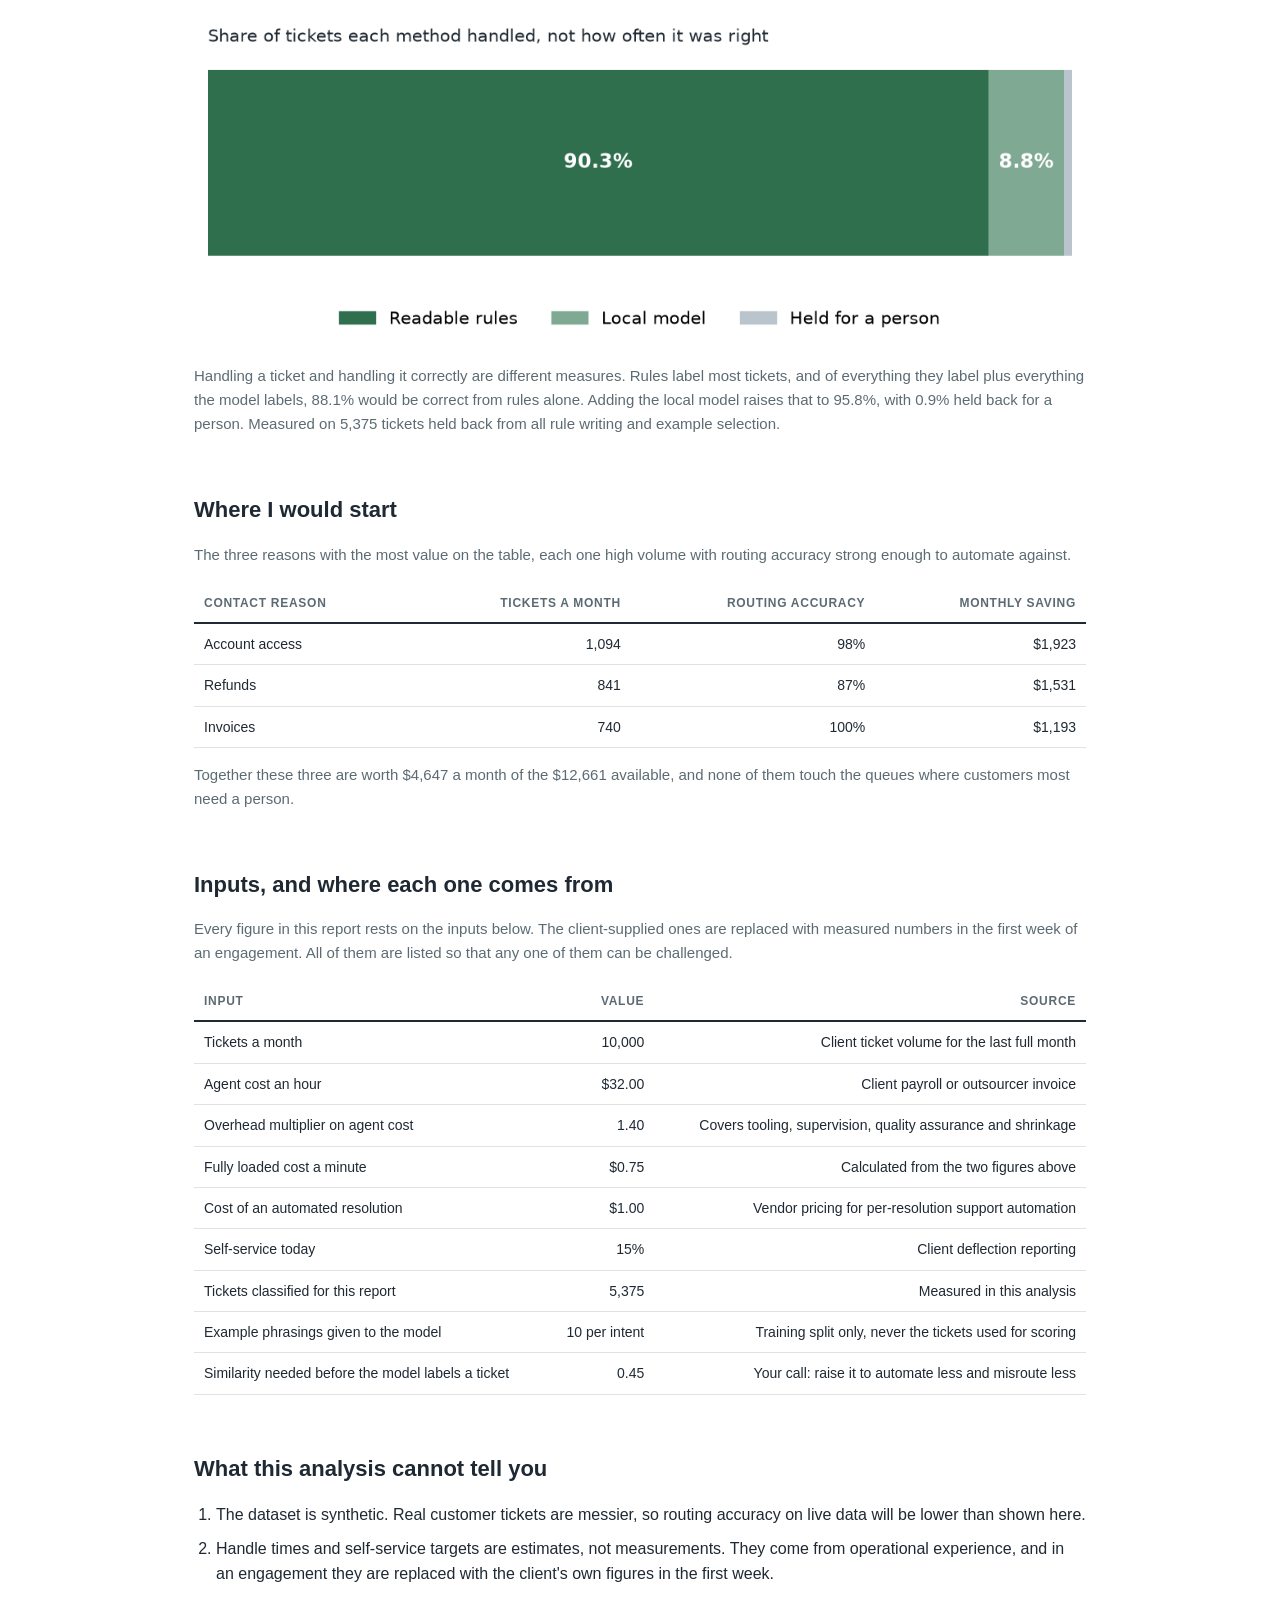
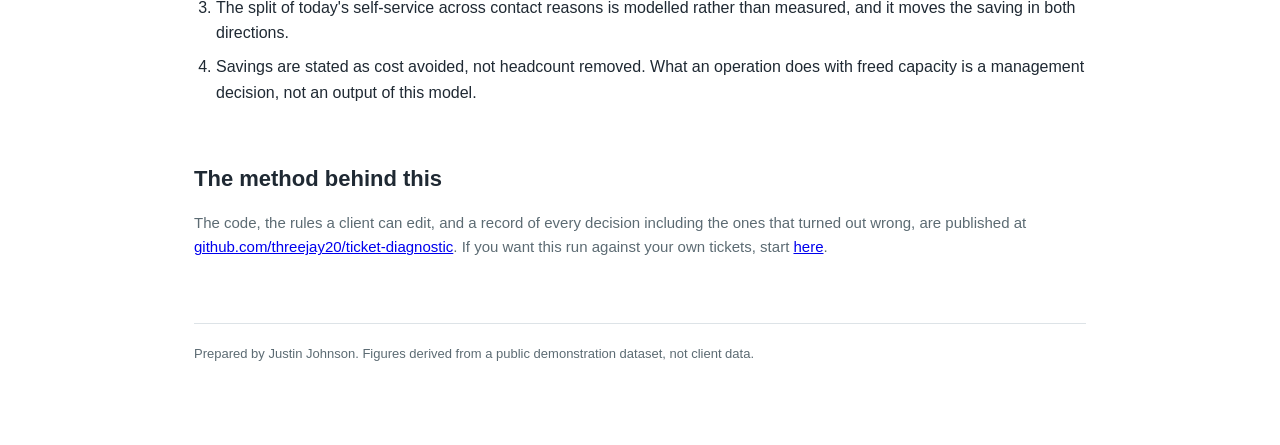
<file: work/ticket-diagnostic/index.html>
﻿<!doctype html>
<html lang="en">
<head>
<meta charset="utf-8">
<meta name="viewport" content="width=device-width, initial-scale=1">
<title>Support Operations Diagnostic</title>
<style>
  :root { --ink:#1f2933; --muted:#5c6b73; --line:#dde3e7; --accent:#2f6f4e; --bg:#ffffff; }
  * { box-sizing:border-box; }
  body { margin:0; background:var(--bg); color:var(--ink);
         font:16px/1.6 -apple-system,BlinkMacSystemFont,"Segoe UI",Roboto,sans-serif; }
  .wrap { max-width:940px; margin:0 auto; padding:48px 24px 80px; }
  .eyebrow { text-transform:uppercase; letter-spacing:.12em; font-size:12px;
             font-weight:700; color:var(--accent); margin:0 0 8px; }
  h1 { font-size:34px; line-height:1.2; margin:0 0 10px; }
  h2 { font-size:22px; margin:56px 0 6px; }
  .sub, .note { color:var(--muted); font-size:15px; }
  .cards { display:grid; grid-template-columns:repeat(4,1fr); gap:14px; margin:32px 0 8px; }
  .card { border:1px solid var(--line); border-radius:10px; padding:16px 18px; }
  .card span { display:block; font-size:12px; text-transform:uppercase;
               letter-spacing:.08em; color:var(--muted); margin-bottom:6px; }
  .card strong { font-size:26px; font-weight:700; }
  figure { margin:20px 0 0; }
  figure img { width:100%; height:auto; display:block; }
  table { width:100%; border-collapse:collapse; margin-top:18px; font-size:14px; }
  th, td { text-align:right; padding:9px 10px; border-bottom:1px solid var(--line); }
  th:first-child, td:first-child { text-align:left; }
  thead th { font-size:12px; text-transform:uppercase; letter-spacing:.06em;
             color:var(--muted); border-bottom:2px solid var(--ink); }
  tbody tr.total td { border-bottom:2px solid var(--ink); font-weight:700; }
  .box { border-left:3px solid var(--accent); padding:4px 0 4px 18px; margin:20px 0; }
  ol { padding-left:22px; }
  li { margin:8px 0; }
  footer { margin-top:64px; padding-top:20px; border-top:1px solid var(--line);
           color:var(--muted); font-size:13px; }
  @media (max-width:760px) { .cards { grid-template-columns:repeat(2,1fr); } h1 { font-size:26px; } }
  @media print { .wrap { padding:0; } h2 { margin-top:32px; } }
</style>
</head>
<body>
<div class="wrap">

<p class="eyebrow">Support operations diagnostic</p>
<h1>10,000 tickets a month at $4.32 each</h1>
<p class="sub">Generated 23 September 2026 from 5,375 classified tickets.
Demonstration run on a public dataset of customer support messages, not client data.</p>

<div class="cards">
  <div class="card"><span>Cost today</span><strong>$43,167</strong></div>
  <div class="card"><span>Cost at target</span><strong>$30,507</strong></div>
  <div class="card"><span>Monthly saving</span><strong>$12,661</strong></div>
  <div class="card"><span>Self-service</span><strong>15% to 56%</strong></div>
</div>
<p class="note">Annual saving $151,928, or 29% of current spend.</p>

<h2>Where the volume goes</h2>
<p class="sub">Every ticket is assigned one contact reason. Reasons are ordered by monthly volume.</p>
<figure><img alt="Monthly tickets by contact reason" src="[data-uri]"></figure>

<h2>What each reason costs, and what it would cost</h2>
<p class="sub">Cost today against cost at the target level of self-service, by reason.</p>
<figure><img alt="Monthly cost today against target by contact reason" src="[data-uri]"></figure>

<h2>The numbers behind the charts</h2>
<table>
<thead><tr>
  <th>Contact reason</th><th>Tickets</th><th>Minutes</th><th>Self-service now</th>
  <th>Target</th><th>Routing accuracy</th><th>Achievable</th>
  <th>Cost now</th><th>At target</th><th>Saving</th>
</tr></thead>
<tbody>

<tr>
  <td>Account access</td><td>1,094</td><td>6</td>
  <td>18%</td><td>70%</td><td>98%</td>
  <td>69%</td><td>$4,208</td><td>$2,286</td>
  <td>$1,923</td>
</tr>

<tr>
  <td>Refunds</td><td>841</td><td>8</td>
  <td>16%</td><td>60%</td><td>87%</td>
  <td>52%</td><td>$4,371</td><td>$2,840</td>
  <td>$1,531</td>
</tr>

<tr>
  <td>Invoices</td><td>740</td><td>5</td>
  <td>21%</td><td>80%</td><td>100%</td>
  <td>80%</td><td>$2,342</td><td>$1,149</td>
  <td>$1,193</td>
</tr>

<tr>
  <td>Account changes</td><td>776</td><td>6</td>
  <td>17%</td><td>65%</td><td>93%</td>
  <td>60%</td><td>$3,020</td><td>$1,843</td>
  <td>$1,177</td>
</tr>

<tr>
  <td>Shipping address</td><td>727</td><td>5</td>
  <td>20%</td><td>75%</td><td>100%</td>
  <td>75%</td><td>$2,327</td><td>$1,224</td>
  <td>$1,103</td>
</tr>

<tr>
  <td>Order changes</td><td>687</td><td>7</td>
  <td>13%</td><td>50%</td><td>96%</td>
  <td>48%</td><td>$3,213</td><td>$2,197</td>
  <td>$1,016</td>
</tr>

<tr>
  <td>Order status and tracking</td><td>757</td><td>4</td>
  <td>21%</td><td>80%</td><td>97%</td>
  <td>78%</td><td>$1,948</td><td>$1,094</td>
  <td>$854</td>
</tr>

<tr>
  <td>Policy questions</td><td>616</td><td>4</td>
  <td>22%</td><td>85%</td><td>100%</td>
  <td>85%</td><td>$1,569</td><td>$803</td>
  <td>$766</td>
</tr>

<tr>
  <td>Payment failures</td><td>374</td><td>9</td>
  <td>10%</td><td>40%</td><td>100%</td>
  <td>40%</td><td>$2,291</td><td>$1,662</td>
  <td>$629</td>
</tr>

<tr>
  <td>Complaints and feedback</td><td>742</td><td>14</td>
  <td>3%</td><td>10%</td><td>98%</td>
  <td>10%</td><td>$7,574</td><td>$7,069</td>
  <td>$505</td>
</tr>

<tr>
  <td>Ordering help</td><td>409</td><td>8</td>
  <td>10%</td><td>40%</td><td>83%</td>
  <td>33%</td><td>$2,232</td><td>$1,766</td>
  <td>$466</td>
</tr>

<tr>
  <td>Payment inquiries</td><td>370</td><td>4</td>
  <td>22%</td><td>85%</td><td>100%</td>
  <td>85%</td><td>$943</td><td>$480</td>
  <td>$462</td>
</tr>

<tr>
  <td>Delivery and shipping options</td><td>339</td><td>4</td>
  <td>22%</td><td>85%</td><td>98%</td>
  <td>84%</td><td>$864</td><td>$449</td>
  <td>$414</td>
</tr>

<tr>
  <td>Account closure and ownership</td><td>331</td><td>10</td>
  <td>5%</td><td>20%</td><td>100%</td>
  <td>20%</td><td>$2,360</td><td>$2,043</td>
  <td>$317</td>
</tr>

<tr>
  <td>Subscriptions</td><td>368</td><td>3</td>
  <td>23%</td><td>90%</td><td>100%</td>
  <td>90%</td><td>$718</td><td>$414</td>
  <td>$304</td>
</tr>

<tr>
  <td>Held for review</td><td>93</td><td>6</td>
  <td>0%</td><td></td><td>not classified</td>
  <td></td><td>$444</td><td>$444</td>
  <td>$0</td>
</tr>

<tr>
  <td>Asking for a human</td><td>735</td><td>5</td>
  <td>0%</td><td>0%</td><td>100%</td>
  <td>0%</td><td>$2,744</td><td>$2,744</td>
  <td>$0</td>
</tr>

<tr class="total">
  <td>Total</td><td>10,000</td><td></td><td>15%</td><td></td><td></td>
  <td>56%</td><td>$43,167</td><td>$30,507</td>
  <td>$12,661</td>
</tr>
</tbody>
</table>

<h2>Two findings that are not about automation</h2>
<div class="box">
<ol>
<li><strong>Complaints and feedback</strong> is the most expensive queue at 14 minutes
a ticket and $7,574 a month. Automating it would save almost nothing, because these
tickets need a person. The question worth asking is why customers are raising them at all.</li>
<li><strong>7% of contacts are customers asking for a human</strong> before
describing a problem. That is usually a symptom of self-service that has failed them earlier,
and it is a fixable experience problem rather than an automation target.</li>
</ol>
</div>

<h2>How each ticket was classified</h2>
<p class="sub">Readable rules run first and always win. Only tickets the rules cannot match reach
a language model running locally, and weak matches are held back for a person rather than guessed.</p>
<figure><img alt="Share of tickets classified by rules, by the local model, and held for review" src="[data-uri]"></figure>
<p class="note">Handling a ticket and handling it correctly are different measures. Rules label most tickets, and of everything they label plus everything the model labels, 88.1% would be correct from rules alone. Adding the local model
raises that to 95.8%, with 0.9% held back for a person. Measured on
5,375 tickets held back from all rule writing and example selection.</p>

<h2>Where I would start</h2>
<p class="sub">The three reasons with the most value on the table, each one high volume with routing
accuracy strong enough to automate against.</p>
<table>
<thead><tr><th>Contact reason</th><th>Tickets a month</th><th>Routing accuracy</th><th>Monthly saving</th></tr></thead>
<tbody>

<tr><td>Account access</td><td>1,094</td><td>98%</td><td>$1,923</td></tr>

<tr><td>Refunds</td><td>841</td><td>87%</td><td>$1,531</td></tr>

<tr><td>Invoices</td><td>740</td><td>100%</td><td>$1,193</td></tr>

</tbody>
</table>
<p class="note">Together these three are worth $4,647 a month of the
$12,661 available, and none of them touch the queues where customers most need a person.</p>

<h2>Inputs, and where each one comes from</h2>
<p class="sub">Every figure in this report rests on the inputs below. The client-supplied ones are replaced with measured numbers in the first week of an engagement. All of them are listed so that any one of them can be challenged.</p>
<table>
<thead><tr><th>Input</th><th>Value</th><th>Source</th></tr></thead>
<tbody>

<tr><td>Tickets a month</td><td>10,000</td><td>Client ticket volume for the last full month</td></tr>

<tr><td>Agent cost an hour</td><td>$32.00</td><td>Client payroll or outsourcer invoice</td></tr>

<tr><td>Overhead multiplier on agent cost</td><td>1.40</td><td>Covers tooling, supervision, quality assurance and shrinkage</td></tr>

<tr><td>Fully loaded cost a minute</td><td>$0.75</td><td>Calculated from the two figures above</td></tr>

<tr><td>Cost of an automated resolution</td><td>$1.00</td><td>Vendor pricing for per-resolution support automation</td></tr>

<tr><td>Self-service today</td><td>15%</td><td>Client deflection reporting</td></tr>

<tr><td>Tickets classified for this report</td><td>5,375</td><td>Measured in this analysis</td></tr>

<tr><td>Example phrasings given to the model</td><td>10 per intent</td><td>Training split only, never the tickets used for scoring</td></tr>

<tr><td>Similarity needed before the model labels a ticket</td><td>0.45</td><td>Your call: raise it to automate less and misroute less</td></tr>

</tbody>
</table>

<h2>What this analysis cannot tell you</h2>
<ol>
<li>The dataset is synthetic. Real customer tickets are messier, so routing accuracy on live data
will be lower than shown here.</li>
<li>Handle times and self-service targets are estimates, not measurements. They come from
operational experience, and in an engagement they are replaced with the client's own figures
in the first week.</li>
<li>The split of today's self-service across contact reasons is modelled rather than measured,
and it moves the saving in both directions.</li>
<li>Savings are stated as cost avoided, not headcount removed. What an operation does with
freed capacity is a management decision, not an output of this model.</li>
</ol>

<h2>The method behind this</h2>
<p class="sub">The code, the rules a client can edit, and a record of every decision including the
ones that turned out wrong, are published at
<a href="https://github.com/threejay20/ticket-diagnostic">github.com/threejay20/ticket-diagnostic</a>.
If you want this run against your own tickets, start
<a href="https://threejay20.github.io/consulting/">here</a>.</p>

<footer>Prepared by Justin Johnson. Figures derived from a public demonstration dataset, not client data.</footer>

</div>
</body>
</html>
</file>
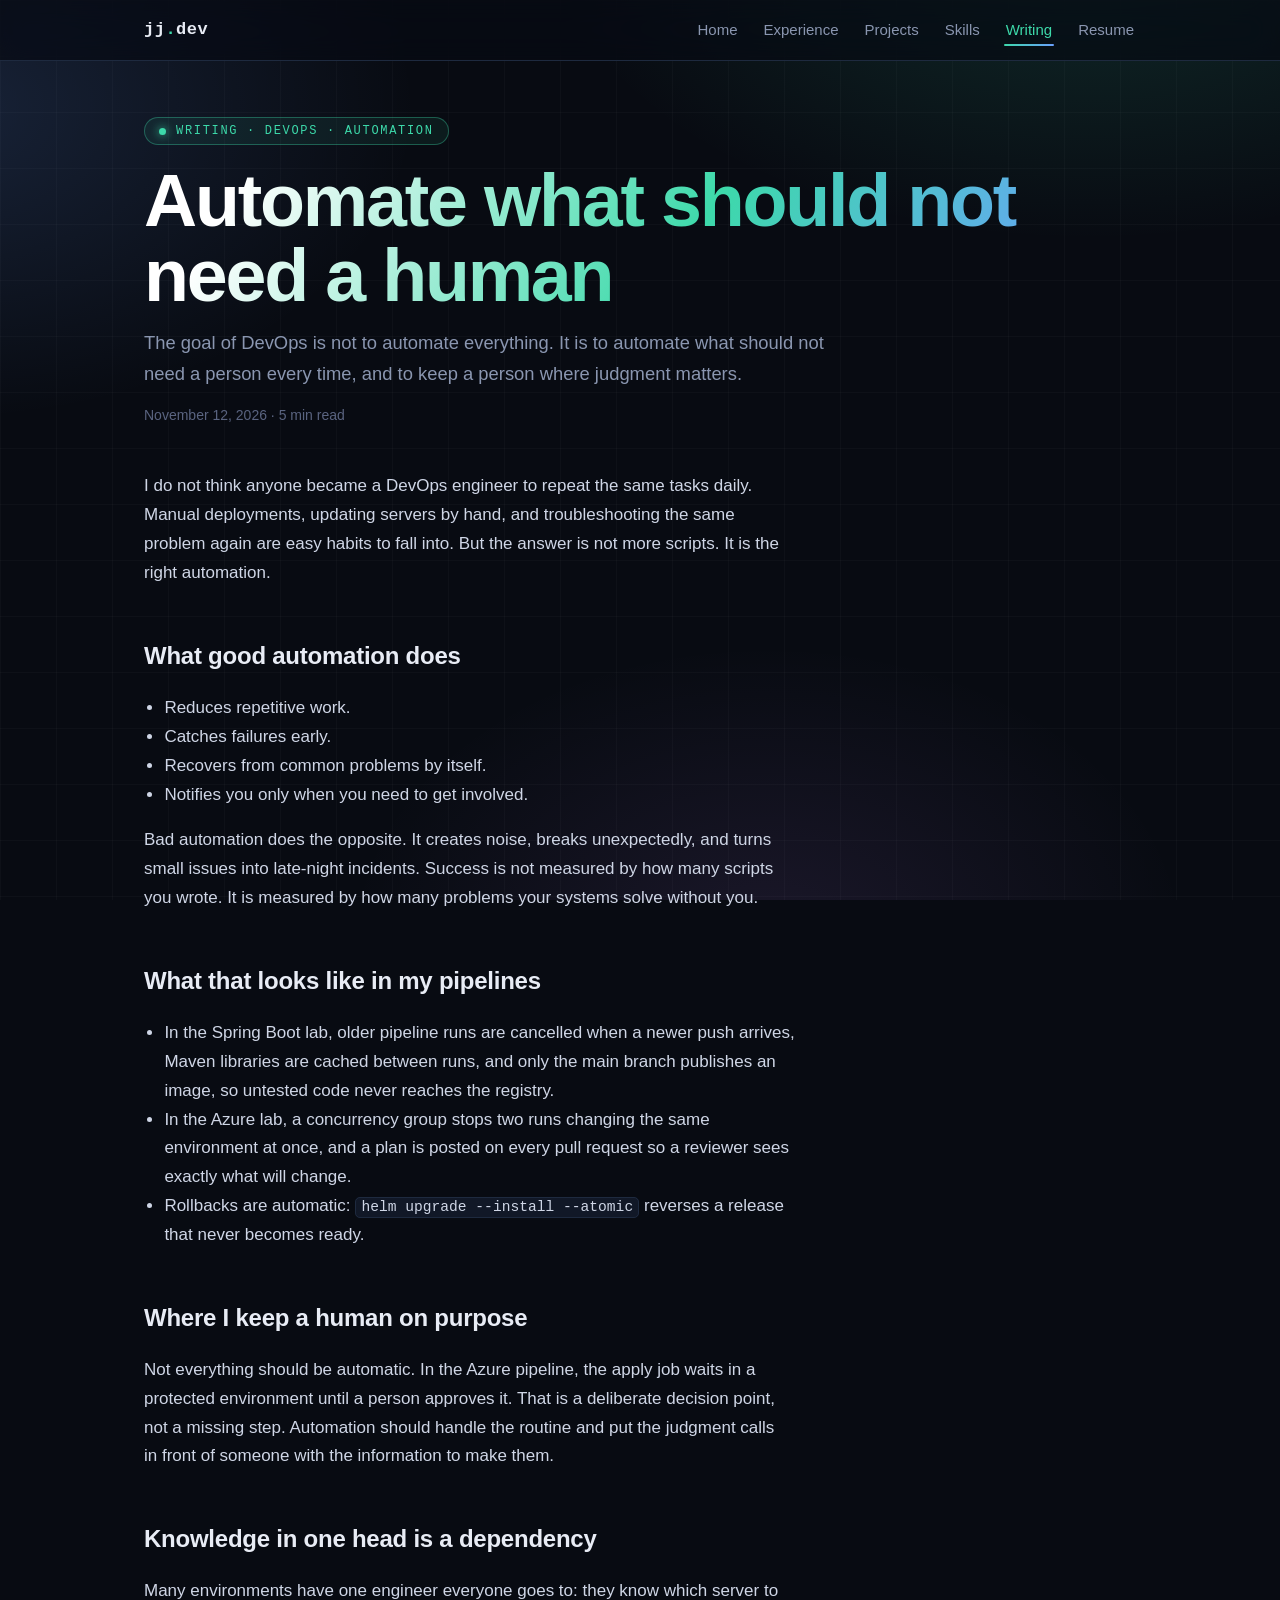
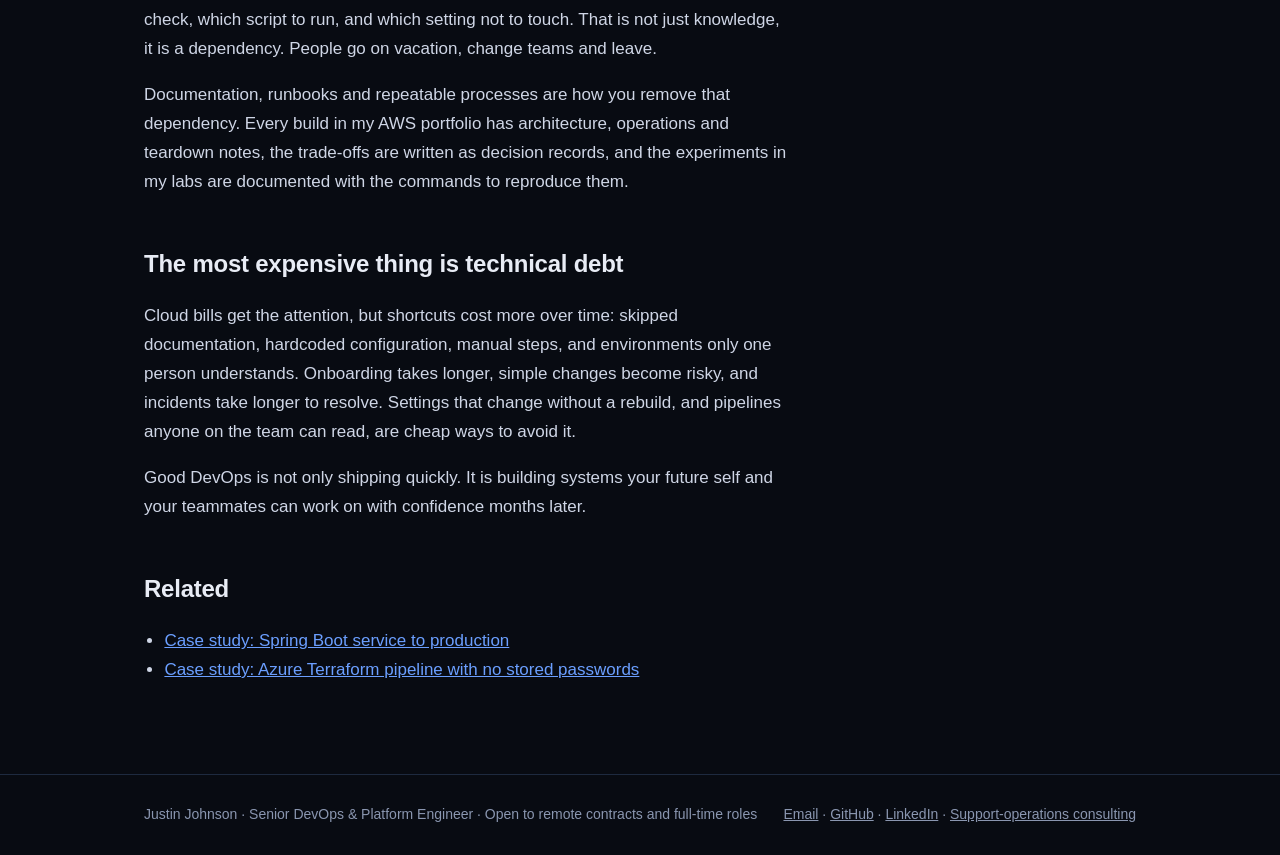
<file: writing/automate-what-shouldnt-need-a-human/index.html>
<!DOCTYPE html>
<html lang="en"><head><meta charset="utf-8"><meta name="viewport" content="width=device-width,initial-scale=1"><title>Automate what should not need a human | Justin Johnson</title><meta name="description" content="Good automation reduces toil and stays quiet. Where I automate, where I keep a human on purpose, and why shared knowledge is part of the system."><meta property="og:title" content="Automate what should not need a human | Justin Johnson"><meta property="og:description" content="Good automation reduces toil and stays quiet. Where I automate, where I keep a human on purpose, and why shared knowledge is part of the system."><meta property="og:image" content="https://threejay20.github.io/og-image.png"><meta name="twitter:card" content="summary_large_image"><meta name="theme-color" content="#080b12"><link rel="stylesheet" href="/assets/site.css"></head><body><nav class="top"><div class="wrap"><a class="brand" href="/">jj<span>.</span>dev</a><ul><li><a href="/">Home</a></li><li><a href="/experience/">Experience</a></li><li><a href="/projects/">Projects</a></li><li><a href="/skills/">Skills</a></li><li><a href="/writing/" class="on">Writing</a></li><li><a href="/JustinJJohnsonResume.pdf">Resume</a></li></ul></div></nav><div class="wrap"><div class="eyebrow">Writing · DevOps · Automation</div><h1>Automate what should not need a human</h1><p class="lede">The goal of DevOps is not to automate everything. It is to automate what should not need a person every time, and to keep a person where judgment matters.</p><div class="meta">November 12, 2026 · 5 min read</div><div class="layout single"><article><p>I do not think anyone became a DevOps engineer to repeat the same tasks daily. Manual deployments, updating servers by hand, and troubleshooting the same problem again are easy habits to fall into. But the answer is not more scripts. It is the right automation.</p><h2>What good automation does</h2><ul><li>Reduces repetitive work.</li><li>Catches failures early.</li><li>Recovers from common problems by itself.</li><li>Notifies you only when you need to get involved.</li></ul><p>Bad automation does the opposite. It creates noise, breaks unexpectedly, and turns small issues into late-night incidents. Success is not measured by how many scripts you wrote. It is measured by how many problems your systems solve without you.</p><h2>What that looks like in my pipelines</h2><ul><li>In the Spring Boot lab, older pipeline runs are cancelled when a newer push arrives, Maven libraries are cached between runs, and only the main branch publishes an image, so untested code never reaches the registry.</li><li>In the Azure lab, a concurrency group stops two runs changing the same environment at once, and a plan is posted on every pull request so a reviewer sees exactly what will change.</li><li>Rollbacks are automatic: <code>helm upgrade --install --atomic</code> reverses a release that never becomes ready.</li></ul><h2>Where I keep a human on purpose</h2><p>Not everything should be automatic. In the Azure pipeline, the apply job waits in a protected environment until a person approves it. That is a deliberate decision point, not a missing step. Automation should handle the routine and put the judgment calls in front of someone with the information to make them.</p><h2>Knowledge in one head is a dependency</h2><p>Many environments have one engineer everyone goes to: they know which server to check, which script to run, and which setting not to touch. That is not just knowledge, it is a dependency. People go on vacation, change teams and leave.</p><p>Documentation, runbooks and repeatable processes are how you remove that dependency. Every build in my AWS portfolio has architecture, operations and teardown notes, the trade-offs are written as decision records, and the experiments in my labs are documented with the commands to reproduce them.</p><h2>The most expensive thing is technical debt</h2><p>Cloud bills get the attention, but shortcuts cost more over time: skipped documentation, hardcoded configuration, manual steps, and environments only one person understands. Onboarding takes longer, simple changes become risky, and incidents take longer to resolve. Settings that change without a rebuild, and pipelines anyone on the team can read, are cheap ways to avoid it.</p><p>Good DevOps is not only shipping quickly. It is building systems your future self and your teammates can work on with confidence months later.</p><h2>Related</h2><ul><li><a href="/projects/spring-boot-to-production/">Case study: Spring Boot service to production</a></li><li><a href="/projects/azure-terraform-oidc/">Case study: Azure Terraform pipeline with no stored passwords</a></li></ul></article></div></div><footer class="site"><div class="wrap"><div class="row"><span>Justin Johnson · Senior DevOps &amp; Platform Engineer · Open to remote contracts and full-time roles</span><span><a href="mailto:justinjjohnson20@gmail.com">Email</a> · <a href="https://github.com/threejay20">GitHub</a> · <a href="https://linkedin.com/in/justinjjohnson1">LinkedIn</a> · <a href="/consulting/">Support-operations consulting</a></span></div></div></footer></body></html>
</file>
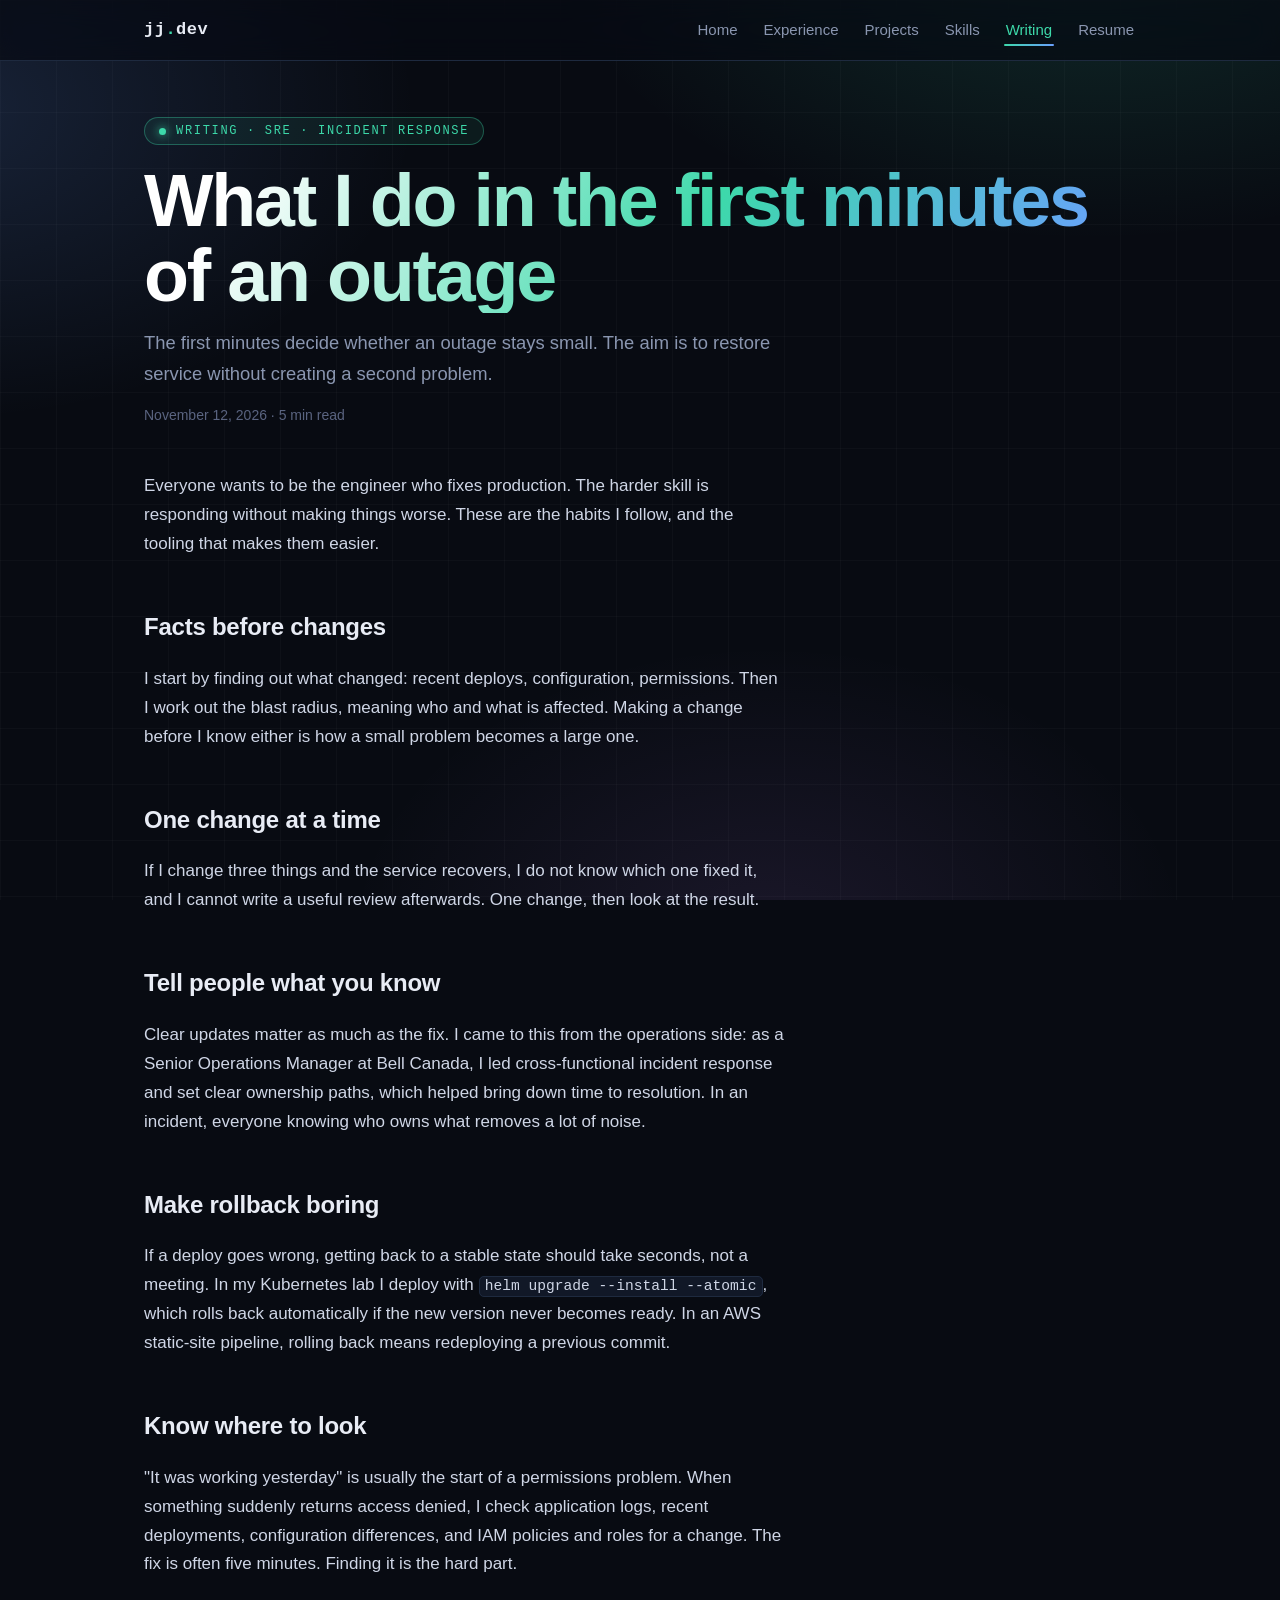
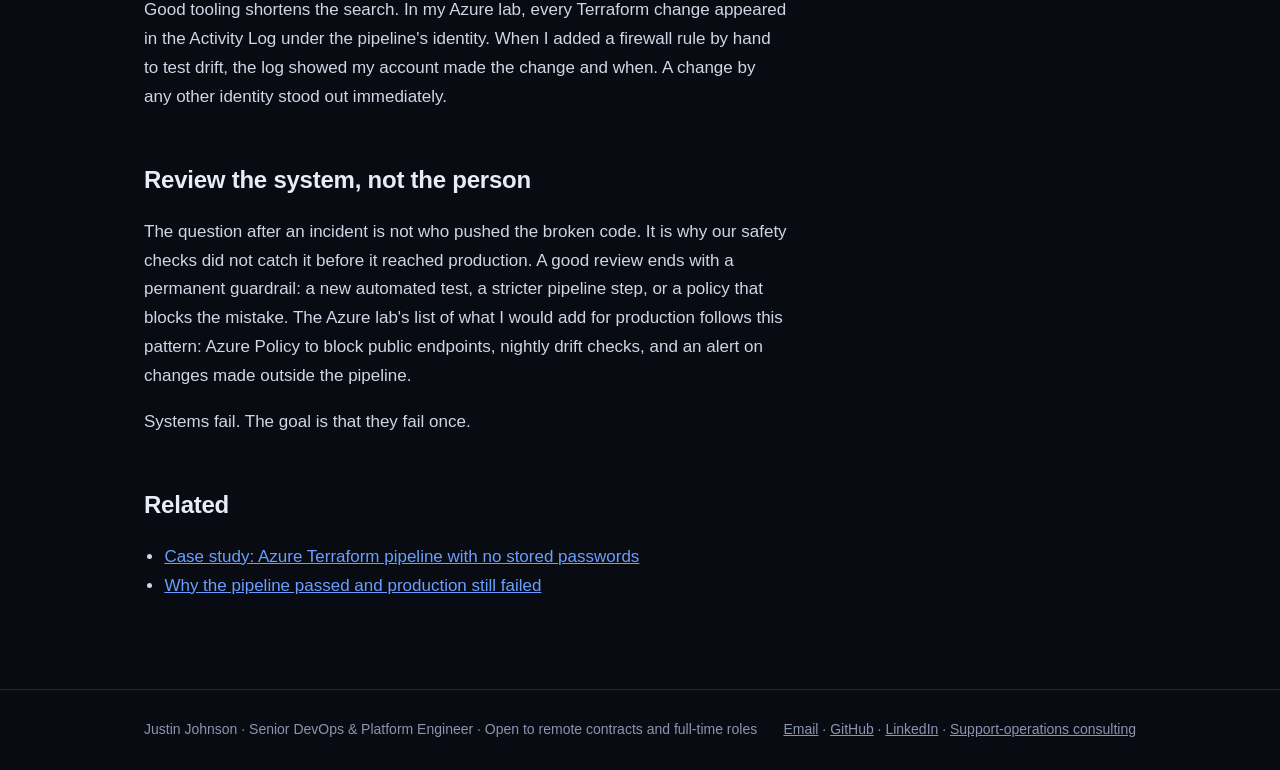
<file: writing/first-minutes-of-an-outage/index.html>
<!DOCTYPE html>
<html lang="en"><head><meta charset="utf-8"><meta name="viewport" content="width=device-width,initial-scale=1"><title>What I do in the first minutes of an outage | Justin Johnson</title><meta name="description" content="The habits that keep an outage small: facts before changes, one change at a time, boring rollbacks, and reviews that fix the system instead of blaming a person."><meta property="og:title" content="What I do in the first minutes of an outage | Justin Johnson"><meta property="og:description" content="The habits that keep an outage small: facts before changes, one change at a time, boring rollbacks, and reviews that fix the system instead of blaming a person."><meta property="og:image" content="https://threejay20.github.io/og-image.png"><meta name="twitter:card" content="summary_large_image"><meta name="theme-color" content="#080b12"><link rel="stylesheet" href="/assets/site.css"></head><body><nav class="top"><div class="wrap"><a class="brand" href="/">jj<span>.</span>dev</a><ul><li><a href="/">Home</a></li><li><a href="/experience/">Experience</a></li><li><a href="/projects/">Projects</a></li><li><a href="/skills/">Skills</a></li><li><a href="/writing/" class="on">Writing</a></li><li><a href="/JustinJJohnsonResume.pdf">Resume</a></li></ul></div></nav><div class="wrap"><div class="eyebrow">Writing · SRE · Incident response</div><h1>What I do in the first minutes of an outage</h1><p class="lede">The first minutes decide whether an outage stays small. The aim is to restore service without creating a second problem.</p><div class="meta">November 12, 2026 · 5 min read</div><div class="layout single"><article><p>Everyone wants to be the engineer who fixes production. The harder skill is responding without making things worse. These are the habits I follow, and the tooling that makes them easier.</p><h2>Facts before changes</h2><p>I start by finding out what changed: recent deploys, configuration, permissions. Then I work out the blast radius, meaning who and what is affected. Making a change before I know either is how a small problem becomes a large one.</p><h2>One change at a time</h2><p>If I change three things and the service recovers, I do not know which one fixed it, and I cannot write a useful review afterwards. One change, then look at the result.</p><h2>Tell people what you know</h2><p>Clear updates matter as much as the fix. I came to this from the operations side: as a Senior Operations Manager at Bell Canada, I led cross-functional incident response and set clear ownership paths, which helped bring down time to resolution. In an incident, everyone knowing who owns what removes a lot of noise.</p><h2>Make rollback boring</h2><p>If a deploy goes wrong, getting back to a stable state should take seconds, not a meeting. In my Kubernetes lab I deploy with <code>helm upgrade --install --atomic</code>, which rolls back automatically if the new version never becomes ready. In an AWS static-site pipeline, rolling back means redeploying a previous commit.</p><h2>Know where to look</h2><p>"It was working yesterday" is usually the start of a permissions problem. When something suddenly returns access denied, I check application logs, recent deployments, configuration differences, and IAM policies and roles for a change. The fix is often five minutes. Finding it is the hard part.</p><p>Good tooling shortens the search. In my Azure lab, every Terraform change appeared in the Activity Log under the pipeline's identity. When I added a firewall rule by hand to test drift, the log showed my account made the change and when. A change by any other identity stood out immediately.</p><h2>Review the system, not the person</h2><p>The question after an incident is not who pushed the broken code. It is why our safety checks did not catch it before it reached production. A good review ends with a permanent guardrail: a new automated test, a stricter pipeline step, or a policy that blocks the mistake. The Azure lab's list of what I would add for production follows this pattern: Azure Policy to block public endpoints, nightly drift checks, and an alert on changes made outside the pipeline.</p><p>Systems fail. The goal is that they fail once.</p><h2>Related</h2><ul><li><a href="/projects/azure-terraform-oidc/">Case study: Azure Terraform pipeline with no stored passwords</a></li><li><a href="/writing/pipeline-passed-production-failed/">Why the pipeline passed and production still failed</a></li></ul></article></div></div><footer class="site"><div class="wrap"><div class="row"><span>Justin Johnson · Senior DevOps &amp; Platform Engineer · Open to remote contracts and full-time roles</span><span><a href="mailto:justinjjohnson20@gmail.com">Email</a> · <a href="https://github.com/threejay20">GitHub</a> · <a href="https://linkedin.com/in/justinjjohnson1">LinkedIn</a> · <a href="/consulting/">Support-operations consulting</a></span></div></div></footer></body></html>
</file>
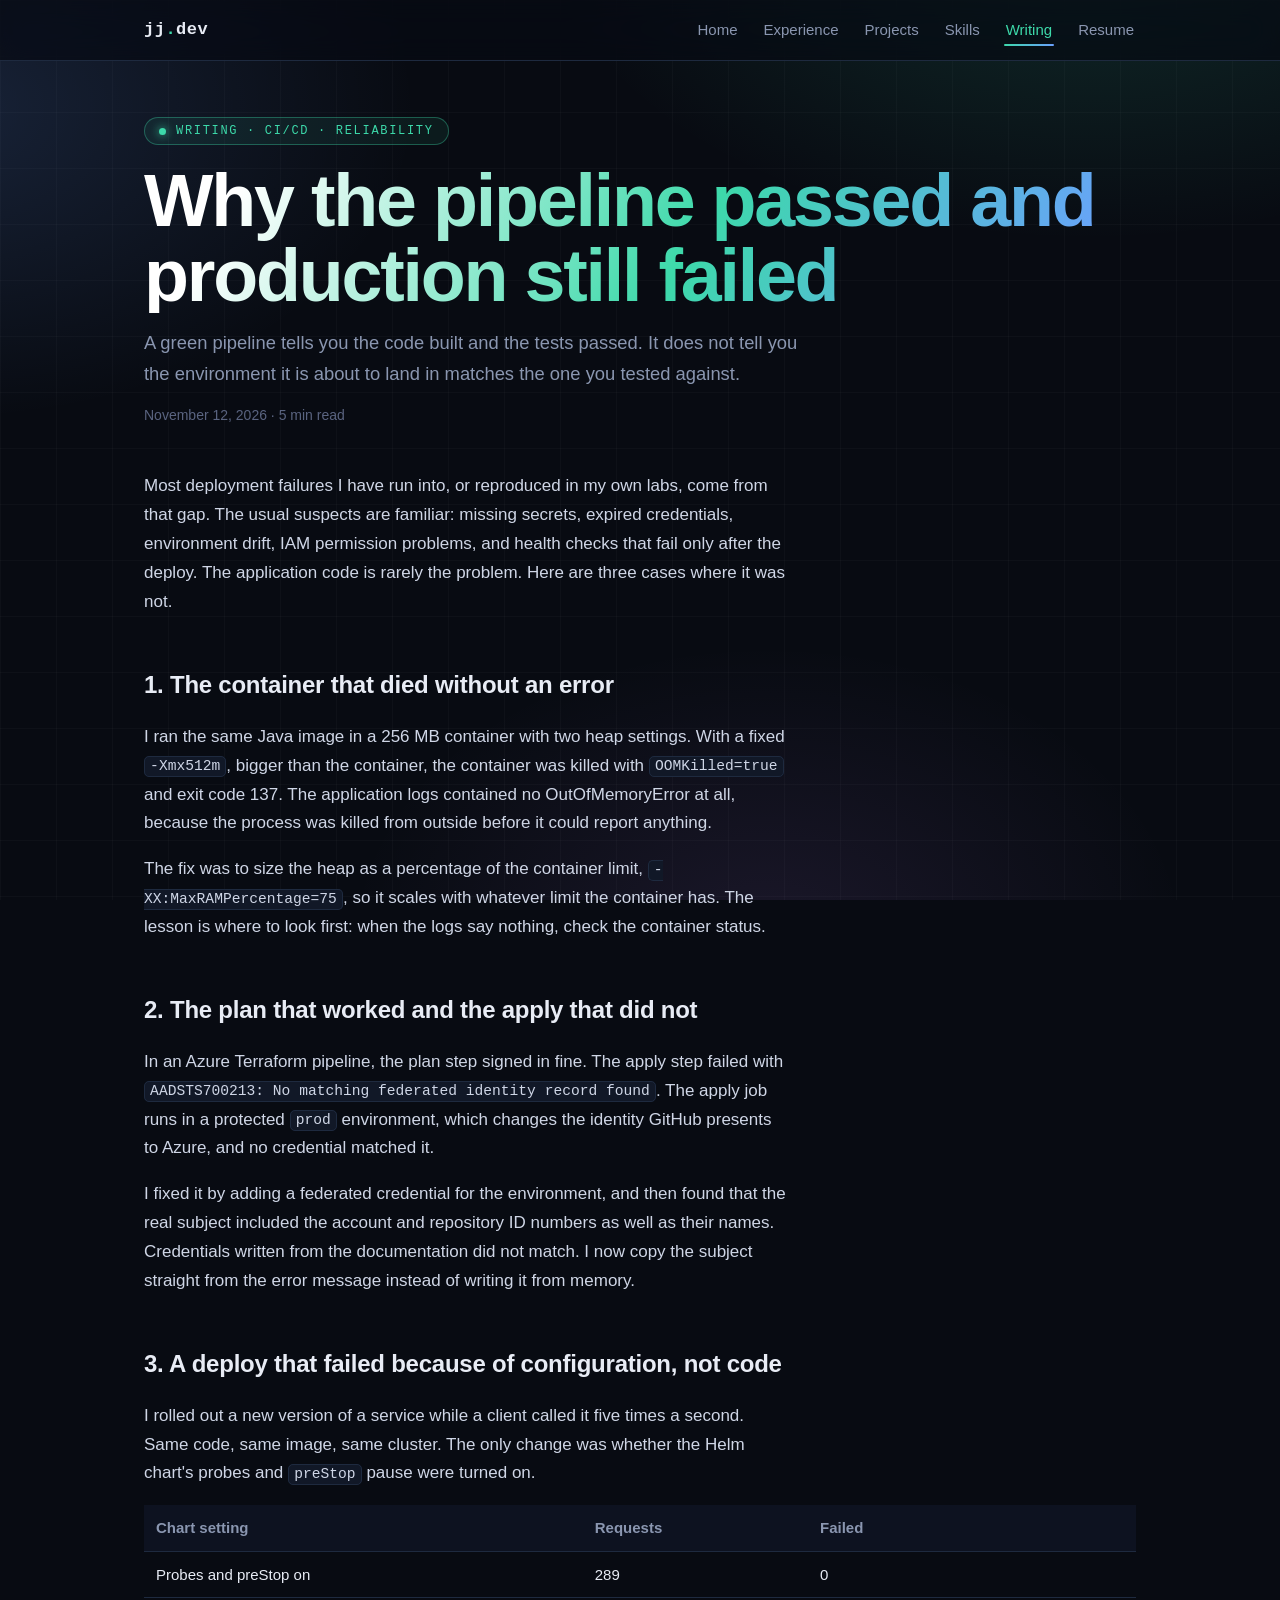
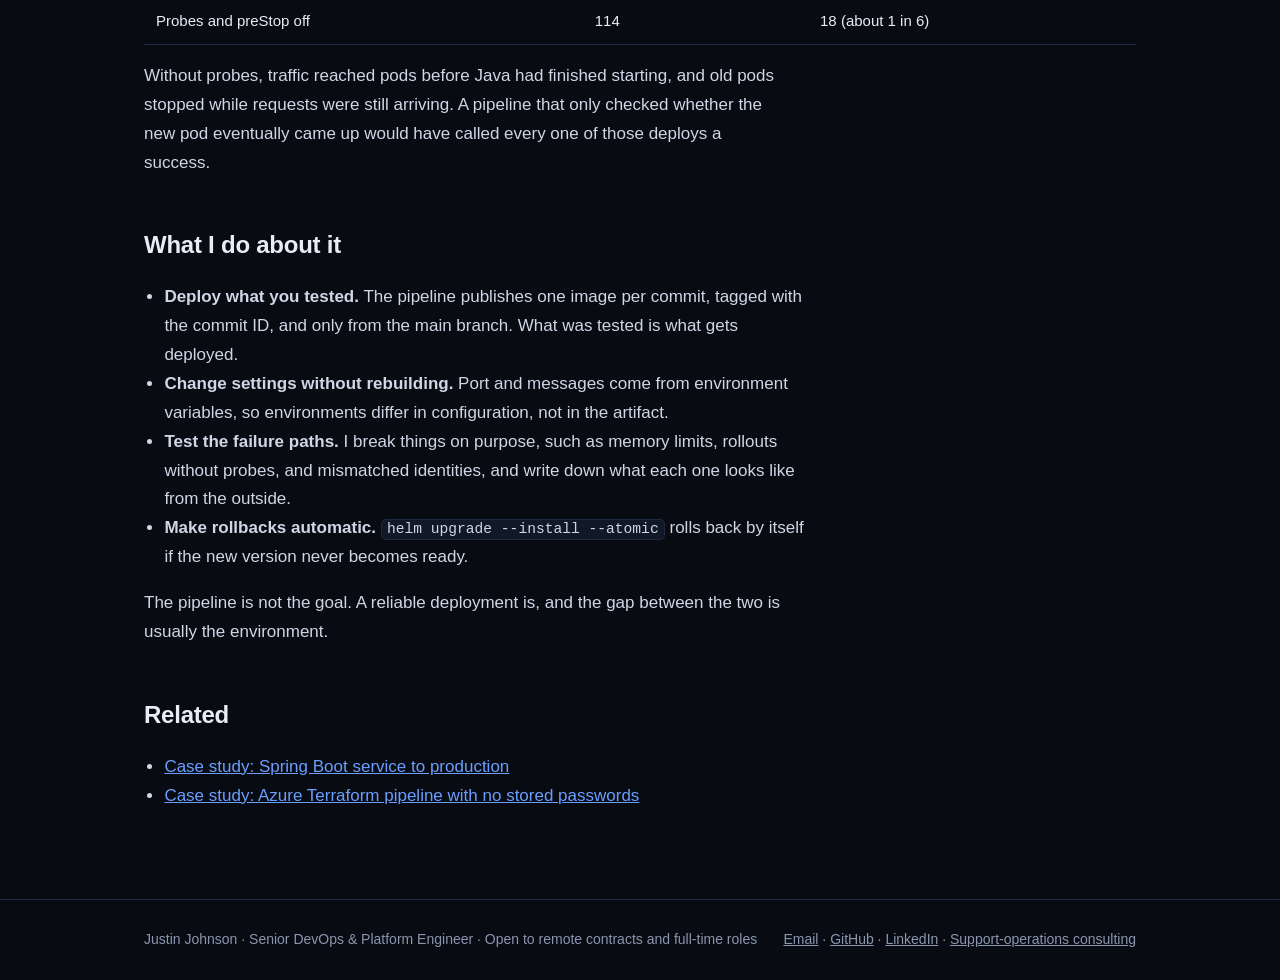
<file: writing/pipeline-passed-production-failed/index.html>
<!DOCTYPE html>
<html lang="en"><head><meta charset="utf-8"><meta name="viewport" content="width=device-width,initial-scale=1"><title>Why the pipeline passed and production still failed | Justin Johnson</title><meta name="description" content="Green pipelines hide environment gaps. Three failures from my own labs where the code was fine and the environment was not."><meta property="og:title" content="Why the pipeline passed and production still failed | Justin Johnson"><meta property="og:description" content="Green pipelines hide environment gaps. Three failures from my own labs where the code was fine and the environment was not."><meta property="og:image" content="https://threejay20.github.io/og-image.png"><meta name="twitter:card" content="summary_large_image"><meta name="theme-color" content="#080b12"><link rel="stylesheet" href="/assets/site.css"></head><body><nav class="top"><div class="wrap"><a class="brand" href="/">jj<span>.</span>dev</a><ul><li><a href="/">Home</a></li><li><a href="/experience/">Experience</a></li><li><a href="/projects/">Projects</a></li><li><a href="/skills/">Skills</a></li><li><a href="/writing/" class="on">Writing</a></li><li><a href="/JustinJJohnsonResume.pdf">Resume</a></li></ul></div></nav><div class="wrap"><div class="eyebrow">Writing · CI/CD · Reliability</div><h1>Why the pipeline passed and production still failed</h1><p class="lede">A green pipeline tells you the code built and the tests passed. It does not tell you the environment it is about to land in matches the one you tested against.</p><div class="meta">November 12, 2026 · 5 min read</div><div class="layout single"><article><p>Most deployment failures I have run into, or reproduced in my own labs, come from that gap. The usual suspects are familiar: missing secrets, expired credentials, environment drift, IAM permission problems, and health checks that fail only after the deploy. The application code is rarely the problem. Here are three cases where it was not.</p><h2>1. The container that died without an error</h2><p>I ran the same Java image in a 256 MB container with two heap settings. With a fixed <code>-Xmx512m</code>, bigger than the container, the container was killed with <code>OOMKilled=true</code> and exit code 137. The application logs contained no OutOfMemoryError at all, because the process was killed from outside before it could report anything.</p><p>The fix was to size the heap as a percentage of the container limit, <code>-XX:MaxRAMPercentage=75</code>, so it scales with whatever limit the container has. The lesson is where to look first: when the logs say nothing, check the container status.</p><h2>2. The plan that worked and the apply that did not</h2><p>In an Azure Terraform pipeline, the plan step signed in fine. The apply step failed with <code>AADSTS700213: No matching federated identity record found</code>. The apply job runs in a protected <code>prod</code> environment, which changes the identity GitHub presents to Azure, and no credential matched it.</p><p>I fixed it by adding a federated credential for the environment, and then found that the real subject included the account and repository ID numbers as well as their names. Credentials written from the documentation did not match. I now copy the subject straight from the error message instead of writing it from memory.</p><h2>3. A deploy that failed because of configuration, not code</h2><p>I rolled out a new version of a service while a client called it five times a second. Same code, same image, same cluster. The only change was whether the Helm chart's probes and <code>preStop</code> pause were turned on.</p><table><thead><tr><th>Chart setting</th><th>Requests</th><th>Failed</th></tr></thead><tbody><tr><td>Probes and preStop on</td><td>289</td><td>0</td></tr><tr><td>Probes and preStop off</td><td>114</td><td>18 (about 1 in 6)</td></tr></tbody></table><p>Without probes, traffic reached pods before Java had finished starting, and old pods stopped while requests were still arriving. A pipeline that only checked whether the new pod eventually came up would have called every one of those deploys a success.</p><h2>What I do about it</h2><ul><li><b>Deploy what you tested.</b> The pipeline publishes one image per commit, tagged with the commit ID, and only from the main branch. What was tested is what gets deployed.</li><li><b>Change settings without rebuilding.</b> Port and messages come from environment variables, so environments differ in configuration, not in the artifact.</li><li><b>Test the failure paths.</b> I break things on purpose, such as memory limits, rollouts without probes, and mismatched identities, and write down what each one looks like from the outside.</li><li><b>Make rollbacks automatic.</b> <code>helm upgrade --install --atomic</code> rolls back by itself if the new version never becomes ready.</li></ul><p>The pipeline is not the goal. A reliable deployment is, and the gap between the two is usually the environment.</p><h2>Related</h2><ul><li><a href="/projects/spring-boot-to-production/">Case study: Spring Boot service to production</a></li><li><a href="/projects/azure-terraform-oidc/">Case study: Azure Terraform pipeline with no stored passwords</a></li></ul></article></div></div><footer class="site"><div class="wrap"><div class="row"><span>Justin Johnson · Senior DevOps &amp; Platform Engineer · Open to remote contracts and full-time roles</span><span><a href="mailto:justinjjohnson20@gmail.com">Email</a> · <a href="https://github.com/threejay20">GitHub</a> · <a href="https://linkedin.com/in/justinjjohnson1">LinkedIn</a> · <a href="/consulting/">Support-operations consulting</a></span></div></div></footer></body></html>
</file>
<file: assets/site.css>
:root{--bg:#080b12;--bg-alt:#0d1220;--card:#111827;--border:#1e2a3f;--text:#e8ecf5;--text-dim:#8a96b0;--text-muted:#5a6480;--accent:#3dd9aa;--accent2:#6b9fff;--accent3:#c084fc;--grad:linear-gradient(135deg,#3dd9aa,#6b9fff);--mono:'SFMono-Regular',Consolas,'Liberation Mono',Menlo,monospace}
*{box-sizing:border-box}html{scroll-behavior:smooth}
body{margin:0;background:var(--bg);color:var(--text);font:17px/1.7 -apple-system,BlinkMacSystemFont,'Segoe UI',Roboto,Helvetica,Arial,sans-serif}
a{color:var(--accent2)}a:hover{color:var(--accent)}
.wrap{max-width:1040px;margin:0 auto;padding:0 24px}
nav.top{position:sticky;top:0;z-index:5;background:rgba(8,11,18,.92);backdrop-filter:blur(8px);border-bottom:1px solid var(--border)}
nav.top .wrap{display:flex;align-items:center;justify-content:space-between;height:60px}
.brand{font-weight:700;color:var(--text);text-decoration:none}.brand span{color:var(--accent)}
nav.top ul{display:flex;gap:22px;list-style:none;margin:0;padding:0;font-size:15px}
nav.top ul a{color:var(--text-dim);text-decoration:none}nav.top ul a:hover,nav.top ul a.on{color:var(--accent)}
.eyebrow{font-family:var(--mono);font-size:12px;letter-spacing:.1em;color:var(--accent);text-transform:uppercase;margin-top:48px}
h1{font-size:clamp(30px,5vw,46px);line-height:1.15;margin:.3em 0 .35em;letter-spacing:-.02em}
.lede{font-size:19px;color:var(--text-dim);max-width:62ch;margin:0}
.meta{font-size:14px;color:var(--text-muted);margin-top:14px}
.layout{display:grid;grid-template-columns:minmax(0,1fr) 270px;gap:56px;padding:28px 0 72px}
.layout.single{grid-template-columns:minmax(0,760px)}
@media(max-width:880px){.layout{grid-template-columns:1fr;gap:24px}}
article h2{font-size:24px;margin:2em 0 .4em;letter-spacing:-.01em}
article h3{font-size:18px;margin:1.6em 0 .3em}
article p,article li{max-width:68ch;color:#cfd6e6}
article ul,article ol{padding-left:1.2em}
code{font-family:var(--mono);font-size:.86em;background:var(--card);border:1px solid var(--border);padding:.1em .35em;border-radius:5px}
pre{background:var(--card);border:1px solid var(--border);border-radius:10px;padding:14px 16px;overflow:auto;max-width:68ch}
pre code{background:none;border:0;padding:0;font-size:14px}
table{width:100%;border-collapse:collapse;margin:1em 0;font-size:15px}
th,td{text-align:left;padding:10px 12px;border-bottom:1px solid var(--border);vertical-align:top}
th{color:var(--text-dim);font-weight:600;background:var(--bg-alt)}
.note{border-left:3px solid var(--accent);background:rgba(61,217,170,.07);padding:12px 16px;border-radius:0 8px 8px 0;margin:1.4em 0;max-width:68ch}
aside{position:sticky;top:84px;align-self:start}
@media(max-width:880px){aside{position:static}}
aside .box{background:var(--card);border:1px solid var(--border);border-radius:12px;padding:16px 18px;margin-bottom:16px;font-size:15px}
aside h3{font-family:var(--mono);font-size:11px;letter-spacing:.1em;text-transform:uppercase;color:var(--text-muted);margin:0 0 10px;font-weight:600}
.num{font-size:28px;font-weight:700;line-height:1.1;background:var(--grad);-webkit-background-clip:text;background-clip:text;color:transparent}
.numlab{font-size:13px;color:var(--text-dim);margin-bottom:12px}
.chips{display:flex;flex-wrap:wrap;gap:6px}.chips span{font-family:var(--mono);font-size:12px;color:var(--text-dim);border:1px solid var(--border);border-radius:6px;padding:2px 8px}
.btn{display:inline-block;margin-top:6px;padding:8px 14px;border-radius:8px;background:var(--grad);color:#07120f!important;font-weight:600;text-decoration:none;font-size:15px}
.cards{display:grid;gap:16px;margin:24px 0 72px}
.card{display:block;background:var(--card);border:1px solid var(--border);border-radius:14px;padding:20px 22px;text-decoration:none;color:inherit}
.card:hover{border-color:var(--accent)}
.card h2,.card h3{margin:0 0 6px;font-size:20px;color:var(--text)}
.card p{margin:0;color:var(--text-dim);font-size:16px}
.card .tag{font-family:var(--mono);font-size:12px;color:var(--accent);margin-bottom:6px}
.card .links{margin-top:12px;font-size:14px}.card .links a{margin-right:16px}
footer.site{border-top:1px solid var(--border);padding:28px 0;color:var(--text-dim);font-size:14px}
footer.site a{color:var(--text-dim)}footer.site .row{display:flex;flex-wrap:wrap;gap:8px 22px;justify-content:space-between}

/* visual upgrade */
body{background:radial-gradient(900px 520px at 85% -8%,rgba(61,217,170,.16),transparent 60%),radial-gradient(800px 520px at -5% 12%,rgba(107,159,255,.16),transparent 60%),radial-gradient(700px 500px at 60% 105%,rgba(192,132,252,.10),transparent 60%),linear-gradient(rgba(255,255,255,.025) 1px,transparent 1px) 0 0/56px 56px,linear-gradient(90deg,rgba(255,255,255,.025) 1px,transparent 1px) 0 0/56px 56px,var(--bg);background-attachment:fixed}
nav.top{background:rgba(8,11,18,.72);backdrop-filter:blur(14px) saturate(1.4)}
nav.top ul a{position:relative;color:var(--text-dim);text-decoration:none;padding:6px 2px;transition:color .2s}
nav.top ul a:hover{color:var(--text)}
nav.top ul a.on{color:var(--accent)}
nav.top ul a::after{content:'';position:absolute;left:0;right:0;bottom:-2px;height:2px;border-radius:2px;background:var(--grad);transform:scaleX(0);transform-origin:left;transition:transform .25s}
nav.top ul a:hover::after,nav.top ul a.on::after{transform:scaleX(1)}
.brand{font-family:var(--mono);letter-spacing:.5px}
.wrap>.eyebrow{display:inline-flex;align-items:center;gap:10px;margin-top:56px;padding:6px 14px;border:1px solid rgba(61,217,170,.35);border-radius:999px;background:rgba(61,217,170,.08);font:12px var(--mono);letter-spacing:.14em;text-transform:uppercase;color:var(--accent)}
.wrap>.eyebrow::before{content:'';width:7px;height:7px;border-radius:50%;background:var(--accent);box-shadow:0 0 10px var(--accent)}
h1{margin:18px 0 14px;font-size:clamp(2.6rem,6.2vw,4.6rem);line-height:1.02;letter-spacing:-.03em;font-weight:800;background:linear-gradient(120deg,#fff 10%,var(--accent) 55%,var(--accent2) 95%);-webkit-background-clip:text;background-clip:text;color:transparent}
.lede{max-width:680px;font-size:1.15rem;color:var(--text-dim)}
.wrap>*{animation:rise .7s cubic-bezier(.2,.7,.2,1) both}.wrap>*:nth-child(2){animation-delay:.06s}.wrap>*:nth-child(3){animation-delay:.12s}.wrap>*:nth-child(4){animation-delay:.18s}
@keyframes rise{from{opacity:0;transform:translateY(14px)}to{opacity:1;transform:none}}
.box,.card{position:relative;border:1px solid rgba(255,255,255,.08);border-radius:16px;background:linear-gradient(160deg,rgba(255,255,255,.05),rgba(255,255,255,.015)),rgba(17,24,39,.7);box-shadow:0 1px 0 rgba(255,255,255,.05) inset,0 18px 40px -22px rgba(0,0,0,.8);transition:transform .25s,border-color .25s,box-shadow .25s}
.box:hover,.card:hover{transform:translateY(-3px);border-color:rgba(61,217,170,.45);box-shadow:0 1px 0 rgba(255,255,255,.06) inset,0 24px 50px -20px rgba(61,217,170,.25)}
.box h2,.card h2{letter-spacing:-.01em}
.card{text-decoration:none;color:inherit;overflow:hidden}
.card::after{content:'\2192';position:absolute;right:20px;bottom:16px;color:var(--accent);font-size:1.3rem;opacity:0;transform:translateX(-8px);transition:.25s}
.card:hover::after{opacity:1;transform:none}
.tag{display:inline-block;padding:3px 10px;border-radius:999px;border:1px solid rgba(107,159,255,.35);background:rgba(107,159,255,.08);font:11px var(--mono);letter-spacing:.08em;text-transform:uppercase;color:var(--accent2)}
.num{font-weight:800;letter-spacing:-.02em;background:var(--grad);-webkit-background-clip:text;background-clip:text;color:transparent}
.numlab{font:11px var(--mono);letter-spacing:.08em;text-transform:uppercase;color:var(--text-muted)}
.chips span,.chips a{border:1px solid rgba(255,255,255,.1);background:rgba(255,255,255,.04);border-radius:999px;transition:.2s}
.btn{border-radius:999px;font-weight:600;transition:transform .2s,box-shadow .2s}
.btn:hover{transform:translateY(-2px);box-shadow:0 12px 30px -10px rgba(61,217,170,.5)}
article>.box:has(>h2>span){margin-left:26px}
article:has(>.box>h2>span){position:relative}
article:has(>.box>h2>span)::before{content:'';position:absolute;left:5px;top:10px;bottom:10px;width:2px;background:linear-gradient(var(--accent),var(--accent2),var(--accent3));opacity:.55;border-radius:2px}
article>.box:has(>h2>span)::before{content:'';position:absolute;left:-27px;top:30px;width:12px;height:12px;border-radius:50%;background:var(--bg);border:2px solid var(--accent);box-shadow:0 0 14px var(--accent)}
.box li::marker{color:var(--accent)}
footer,.site{border-top:1px solid rgba(255,255,255,.08)}

/* layout polish */
.layout.single{display:block}
.layout.single article{max-width:none;width:100%}
.cards{display:grid!important;grid-template-columns:repeat(auto-fit,minmax(310px,1fr));gap:20px}
.cards .card{margin:0;padding:24px 26px 28px}
article>.box{padding:22px 28px;margin:0 0 22px}
article>.box>h2{margin:0 0 4px;font-size:1.3rem}
article>.box>h2>span{display:block;margin-top:4px;font:12px var(--mono)!important;letter-spacing:.1em;text-transform:uppercase;color:var(--accent);opacity:1!important}
article>.box ul{margin:14px 0 0}

.card .tag{border-radius:8px;line-height:1.5;padding:4px 10px;margin-bottom:12px;letter-spacing:.06em}
.card h2{margin:0 0 10px;line-height:1.3}
</file>
